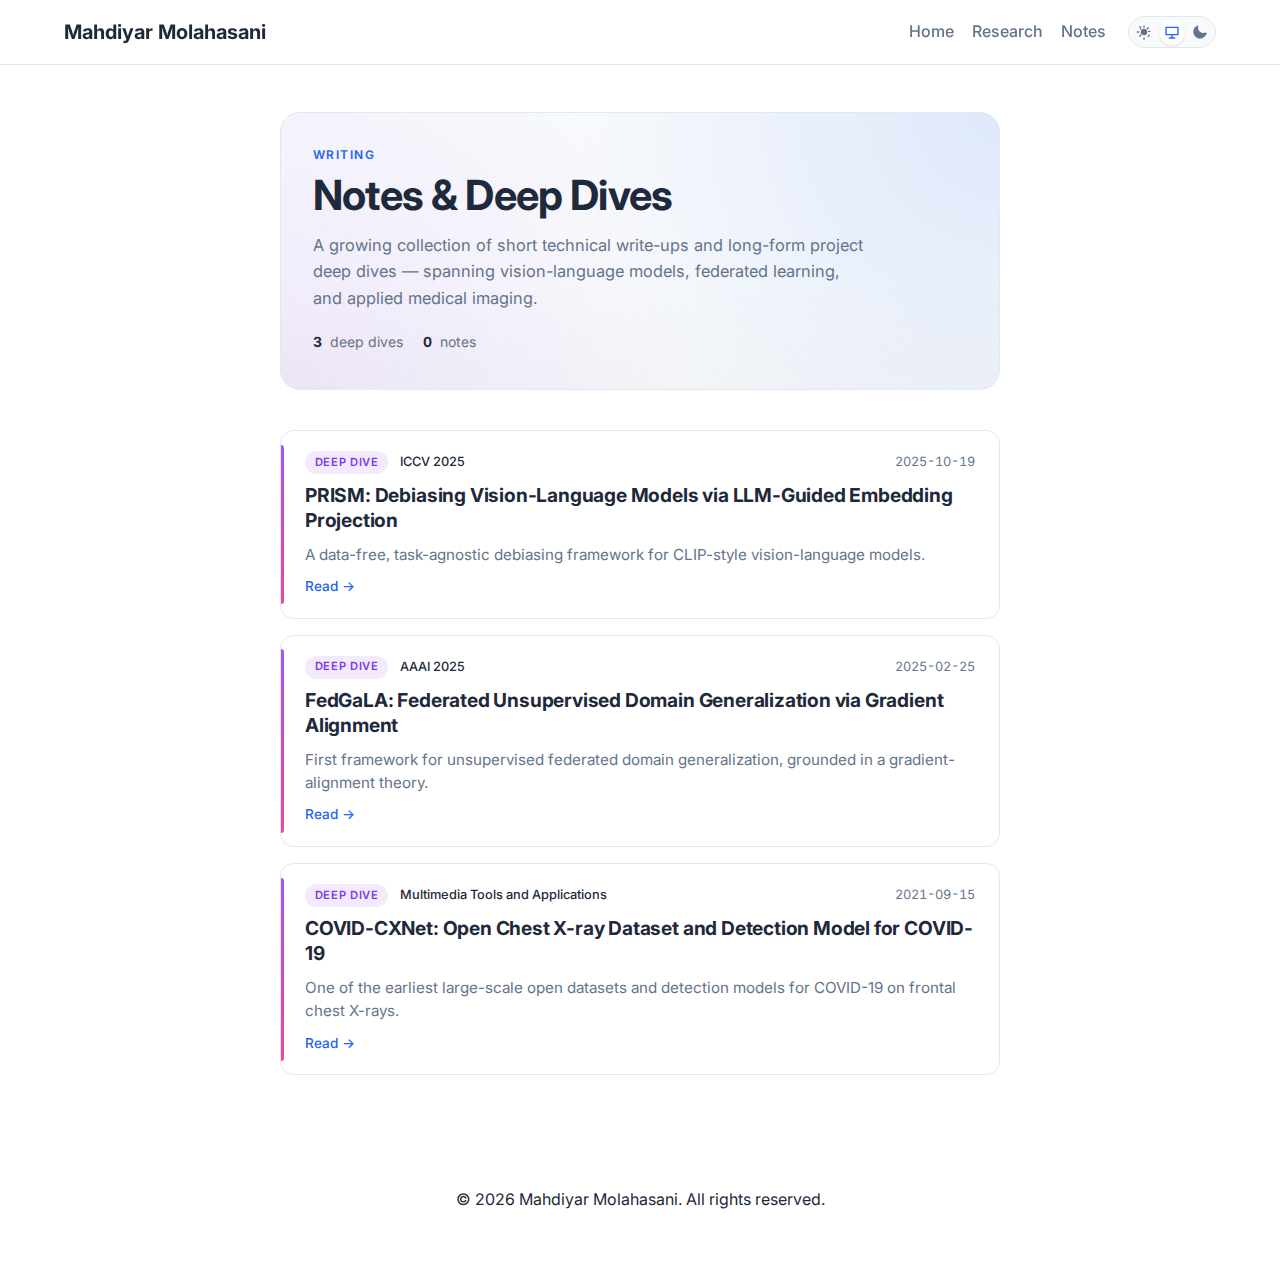
<file: posts/index.html>
<!doctype html>
<html lang="en">
<head>
  <meta charset="UTF-8" />
  <meta name="viewport" content="width=device-width, initial-scale=1.0" />
  <title>Notes — Mahdiyar Molahasani</title>
  <meta name="description" content="Short technical notes and long-form project deep dives from Mahdiyar Molahasani." />
  <link rel="canonical" href="https://mahdiyar.ai/posts/" />
  <link rel="alternate" type="application/rss+xml" title="Mahdiyar Molahasani feed" href="/feed.xml" />
  <link rel="icon" type="image/x-icon" href="/images/favicon.ico" />
  <link rel="manifest" href="/manifest.json" />
  <meta name="theme-color" content="#ffffff" media="(prefers-color-scheme: light)" />
  <meta name="theme-color" content="#1e1e1e" media="(prefers-color-scheme: dark)" />
  <link rel="preconnect" href="https://fonts.googleapis.com" />
  <link rel="preconnect" href="https://fonts.gstatic.com" crossorigin />
  <link href="https://fonts.googleapis.com/css2?family=Inter:wght@300;400;500;600;700&family=JetBrains+Mono:wght@400;500&display=optional" rel="stylesheet" />
  <script>
  (function () {
    try {
      var t = localStorage.getItem('theme');
      var resolved = (t === 'light' || t === 'dark')
        ? t
        : (window.matchMedia && window.matchMedia('(prefers-color-scheme: dark)').matches ? 'dark' : 'light');
      document.documentElement.setAttribute('data-theme', resolved);
    } catch (e) {}
  })();
</script>
  <link rel="stylesheet" type="text/css" href="/styles/modern.css?v=20260421-19" />
</head>
<body class="posts-index">
  <a href="#main" class="skip-link">Skip to content</a>
  <header class="header" role="banner">
    <div class="header-content">
      <a href="/" class="brand">Mahdiyar Molahasani</a>
      <nav role="navigation" aria-label="Main navigation">
        <a href="/">Home</a>
        <a href="/research">Research</a>
        <a href="/posts/" aria-current="page">Notes</a>
        <div class="theme-toggle-tri" id="theme-toggle" role="radiogroup" aria-label="Color theme">
        <button class="theme-segment" data-theme-value="light" type="button" role="radio" aria-checked="false" title="Light theme">
          <svg class="icon icon-sun" aria-hidden="true" focusable="false"><use href="/images/icons.svg#i-sun" /></svg>
          <span class="sr-only">Light</span>
        </button>
        <button class="theme-segment" data-theme-value="auto" type="button" role="radio" aria-checked="true" title="Match system theme">
          <svg class="icon icon-auto" aria-hidden="true" focusable="false"><use href="/images/icons.svg#i-auto" /></svg>
          <span class="sr-only">Auto</span>
        </button>
        <button class="theme-segment" data-theme-value="dark" type="button" role="radio" aria-checked="false" title="Dark theme">
          <svg class="icon icon-moon" aria-hidden="true" focusable="false"><use href="/images/icons.svg#i-moon" /></svg>
          <span class="sr-only">Dark</span>
        </button>
        <span class="sr-only" id="theme-toggle-label">Theme: auto. Use arrow keys to choose light, auto, or dark.</span>
      </div>
      </nav>
    </div>
  </header>
  <main id="main" class="post-main posts-index-main">
    <section class="posts-hero" aria-labelledby="notes-heading">
      <p class="posts-hero-eyebrow">Writing</p>
      <h1 id="notes-heading" class="posts-hero-title">Notes &amp; Deep Dives</h1>
      <p class="posts-hero-lede">
        A growing collection of short technical write-ups and long-form project deep dives —
        spanning vision-language models, federated learning, and applied medical imaging.
      </p>
      <div class="posts-hero-meta">
        <span class="posts-hero-stat"><strong>3</strong> deep dives</span>
        <span class="posts-hero-stat"><strong>0</strong> notes</span>
      </div>
    </section>
    <section aria-label="All entries">
      <ol class="post-list" reversed>
        <li class="post-list-item post-list-item--deep-dive">
          <a class="post-list-link" href="/posts/prism">
            <div class="post-list-meta">
              <span class="post-list-badge post-list-badge--deep-dive">Deep dive</span>
              <span class="post-list-venue">ICCV 2025</span>
              <time class="post-list-date" datetime="2025-10-19">2025-10-19</time>
            </div>
            <h2 class="post-list-title">PRISM: Debiasing Vision-Language Models via LLM-Guided Embedding Projection</h2>
            <p class="post-list-summary">A data-free, task-agnostic debiasing framework for CLIP-style vision-language models.</p>
            <span class="post-list-cta" aria-hidden="true">Read &rarr;</span>
          </a>
        </li>
        <li class="post-list-item post-list-item--deep-dive">
          <a class="post-list-link" href="/posts/fedgala">
            <div class="post-list-meta">
              <span class="post-list-badge post-list-badge--deep-dive">Deep dive</span>
              <span class="post-list-venue">AAAI 2025</span>
              <time class="post-list-date" datetime="2025-02-25">2025-02-25</time>
            </div>
            <h2 class="post-list-title">FedGaLA: Federated Unsupervised Domain Generalization via Gradient Alignment</h2>
            <p class="post-list-summary">First framework for unsupervised federated domain generalization, grounded in a gradient-alignment theory.</p>
            <span class="post-list-cta" aria-hidden="true">Read &rarr;</span>
          </a>
        </li>
        <li class="post-list-item post-list-item--deep-dive">
          <a class="post-list-link" href="/posts/covid-cxnet">
            <div class="post-list-meta">
              <span class="post-list-badge post-list-badge--deep-dive">Deep dive</span>
              <span class="post-list-venue">Multimedia Tools and Applications</span>
              <time class="post-list-date" datetime="2021-09-15">2021-09-15</time>
            </div>
            <h2 class="post-list-title">COVID-CXNet: Open Chest X-ray Dataset and Detection Model for COVID-19</h2>
            <p class="post-list-summary">One of the earliest large-scale open datasets and detection models for COVID-19 on frontal chest X-rays.</p>
            <span class="post-list-cta" aria-hidden="true">Read &rarr;</span>
          </a>
        </li>
      </ol>
    </section>
  </main>
  <footer class="site-footer" role="contentinfo">
    <p>&copy; 2026 Mahdiyar Molahasani. All rights reserved.</p>
  </footer>
  <script src="/js/modern.js?v=20260421-19" defer></script>
</body>
</html>
</file>
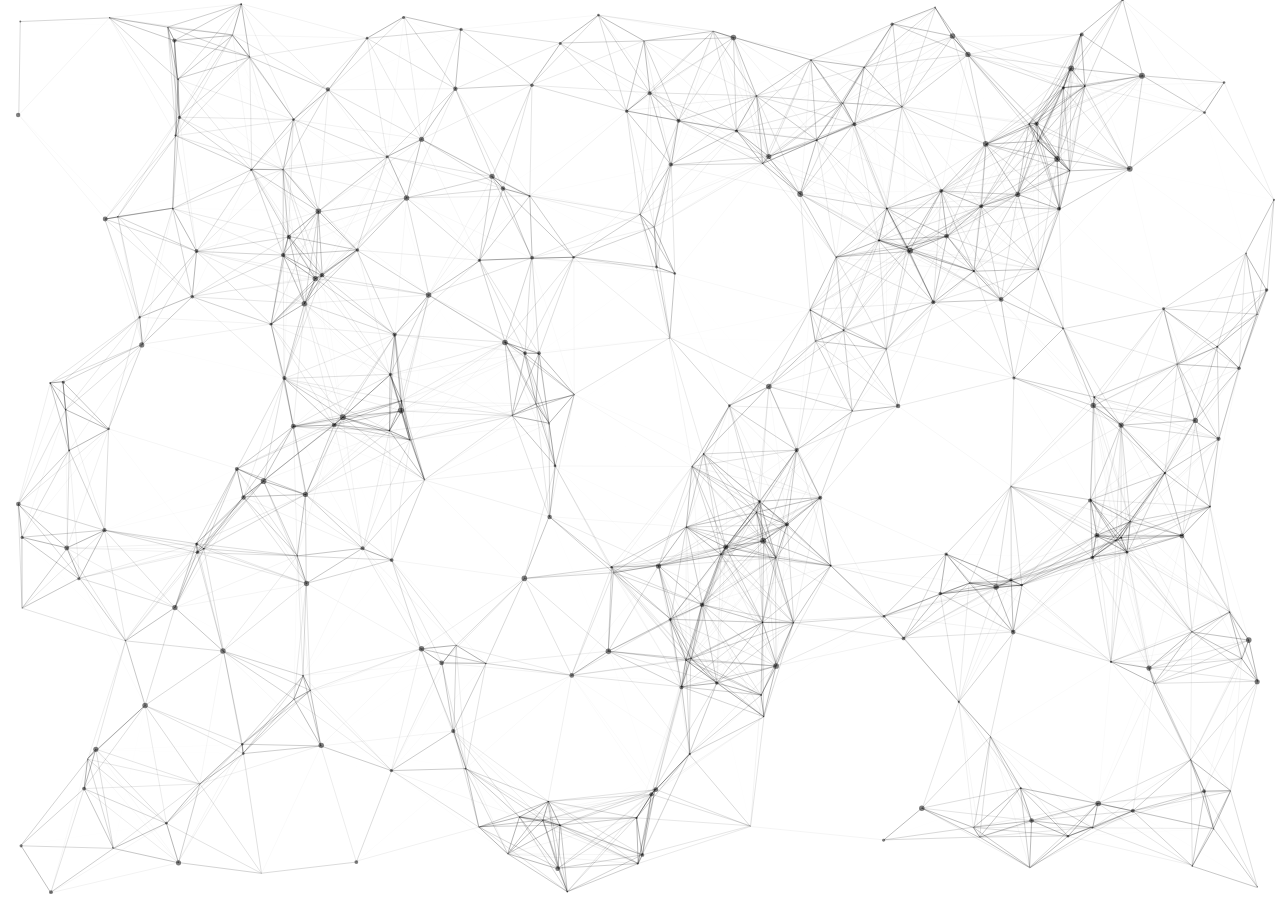
<file: back.html>
<!DOCTYPE html>
<html lang="en">
<head>
  <meta charset="utf-8">
  <title>particles.js</title>
  <meta name="description" content="particles.js is a lightweight JavaScript library for creating particles.">
  <meta name="author" content="Vincent Garreau" />
  <meta name="viewport" content="width=device-width, initial-scale=1.0, minimum-scale=1.0, maximum-scale=1.0, user-scalable=no">
  <link rel="stylesheet" media="screen" href="css/style.css">
</head>
<body>


<!-- particles.js container -->
<div id="particles-js"></div>

<!-- scripts -->
<script src="../particles.js"></script>
<script src="js/app.js"></script>



</body>
</html>
</file>
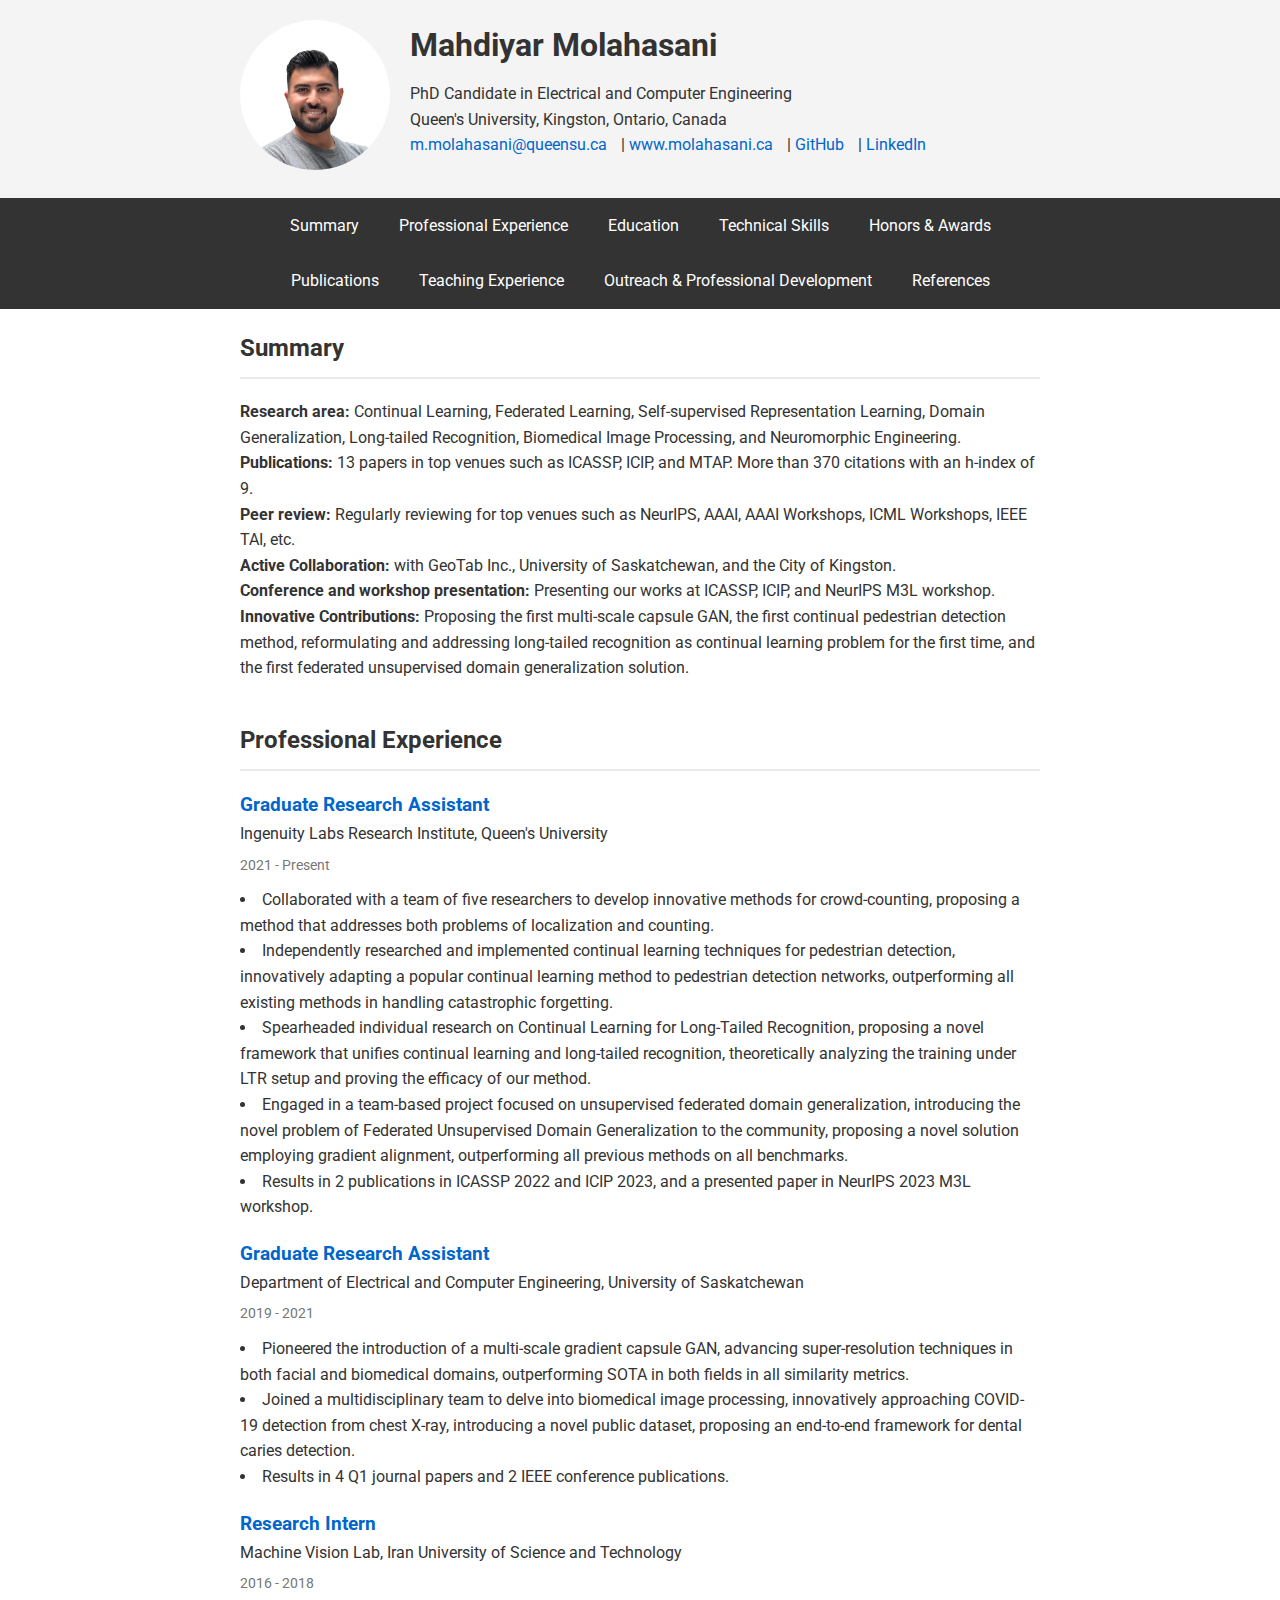
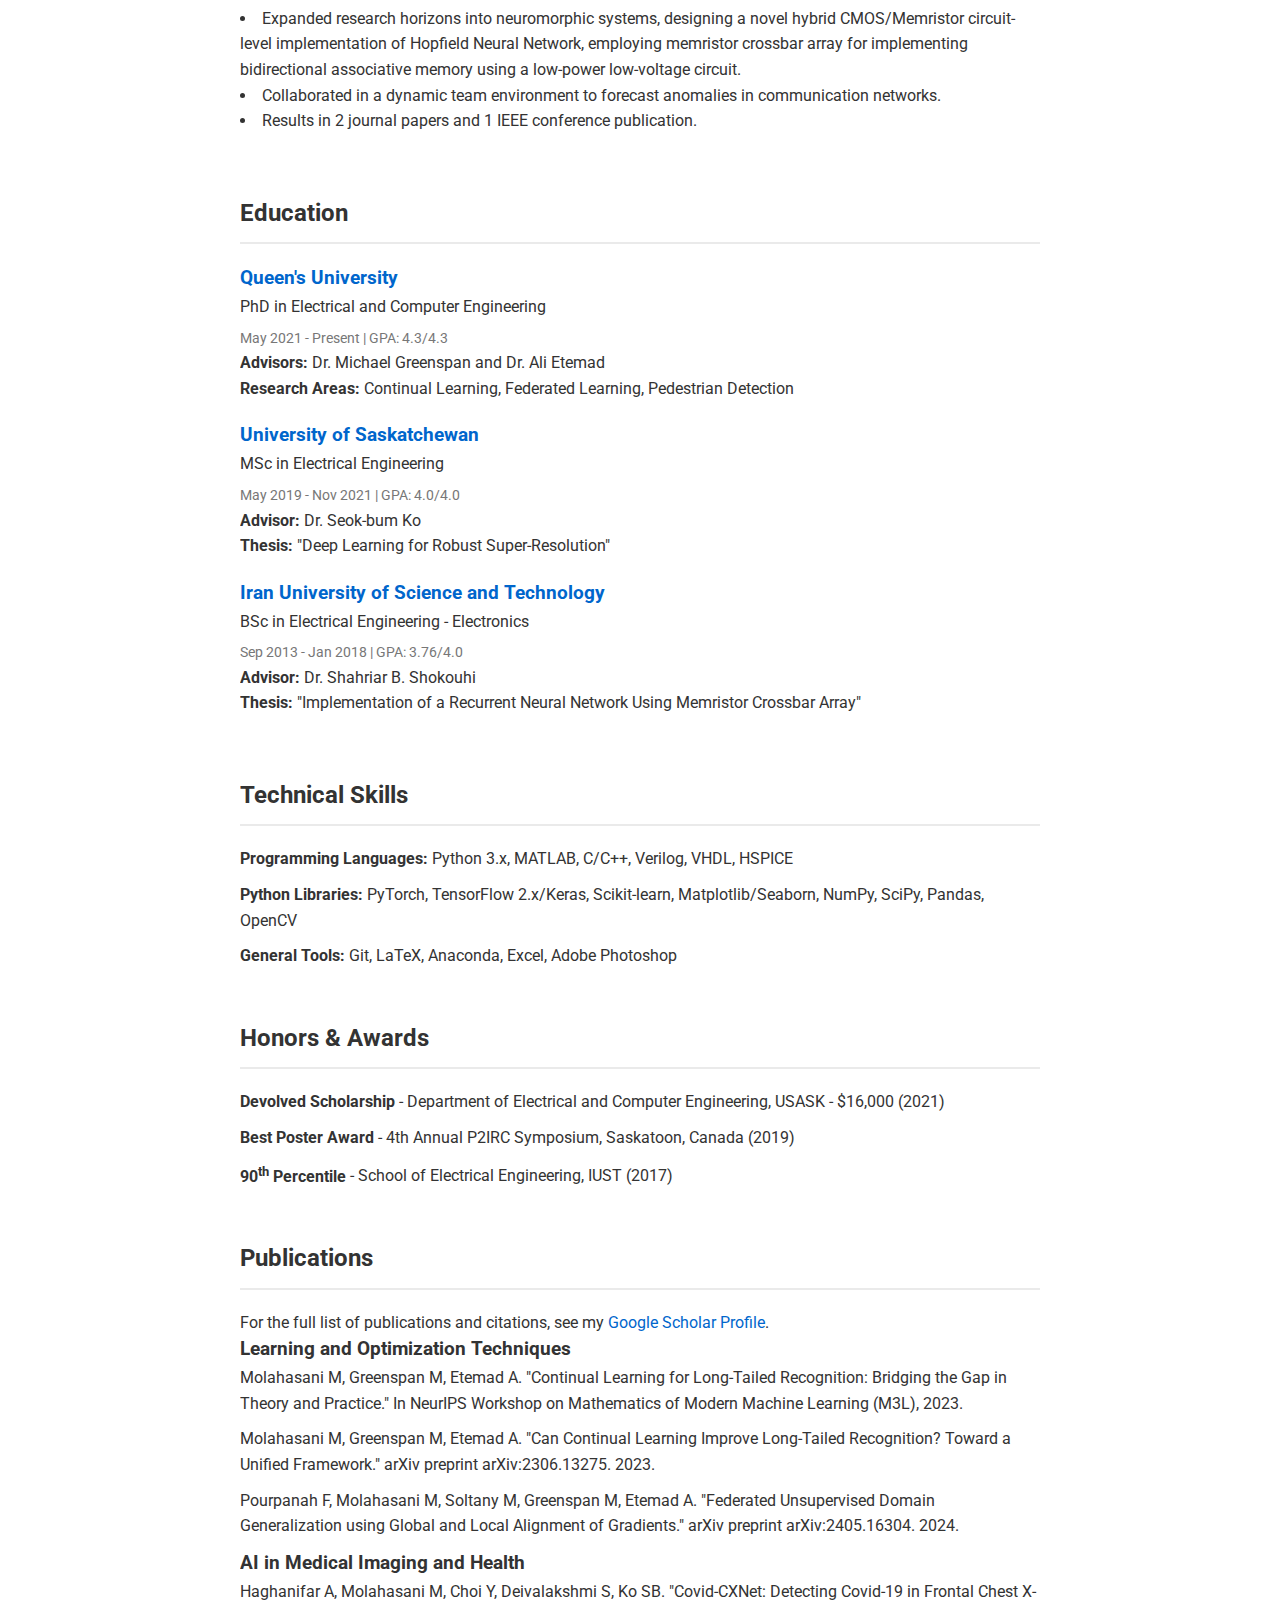
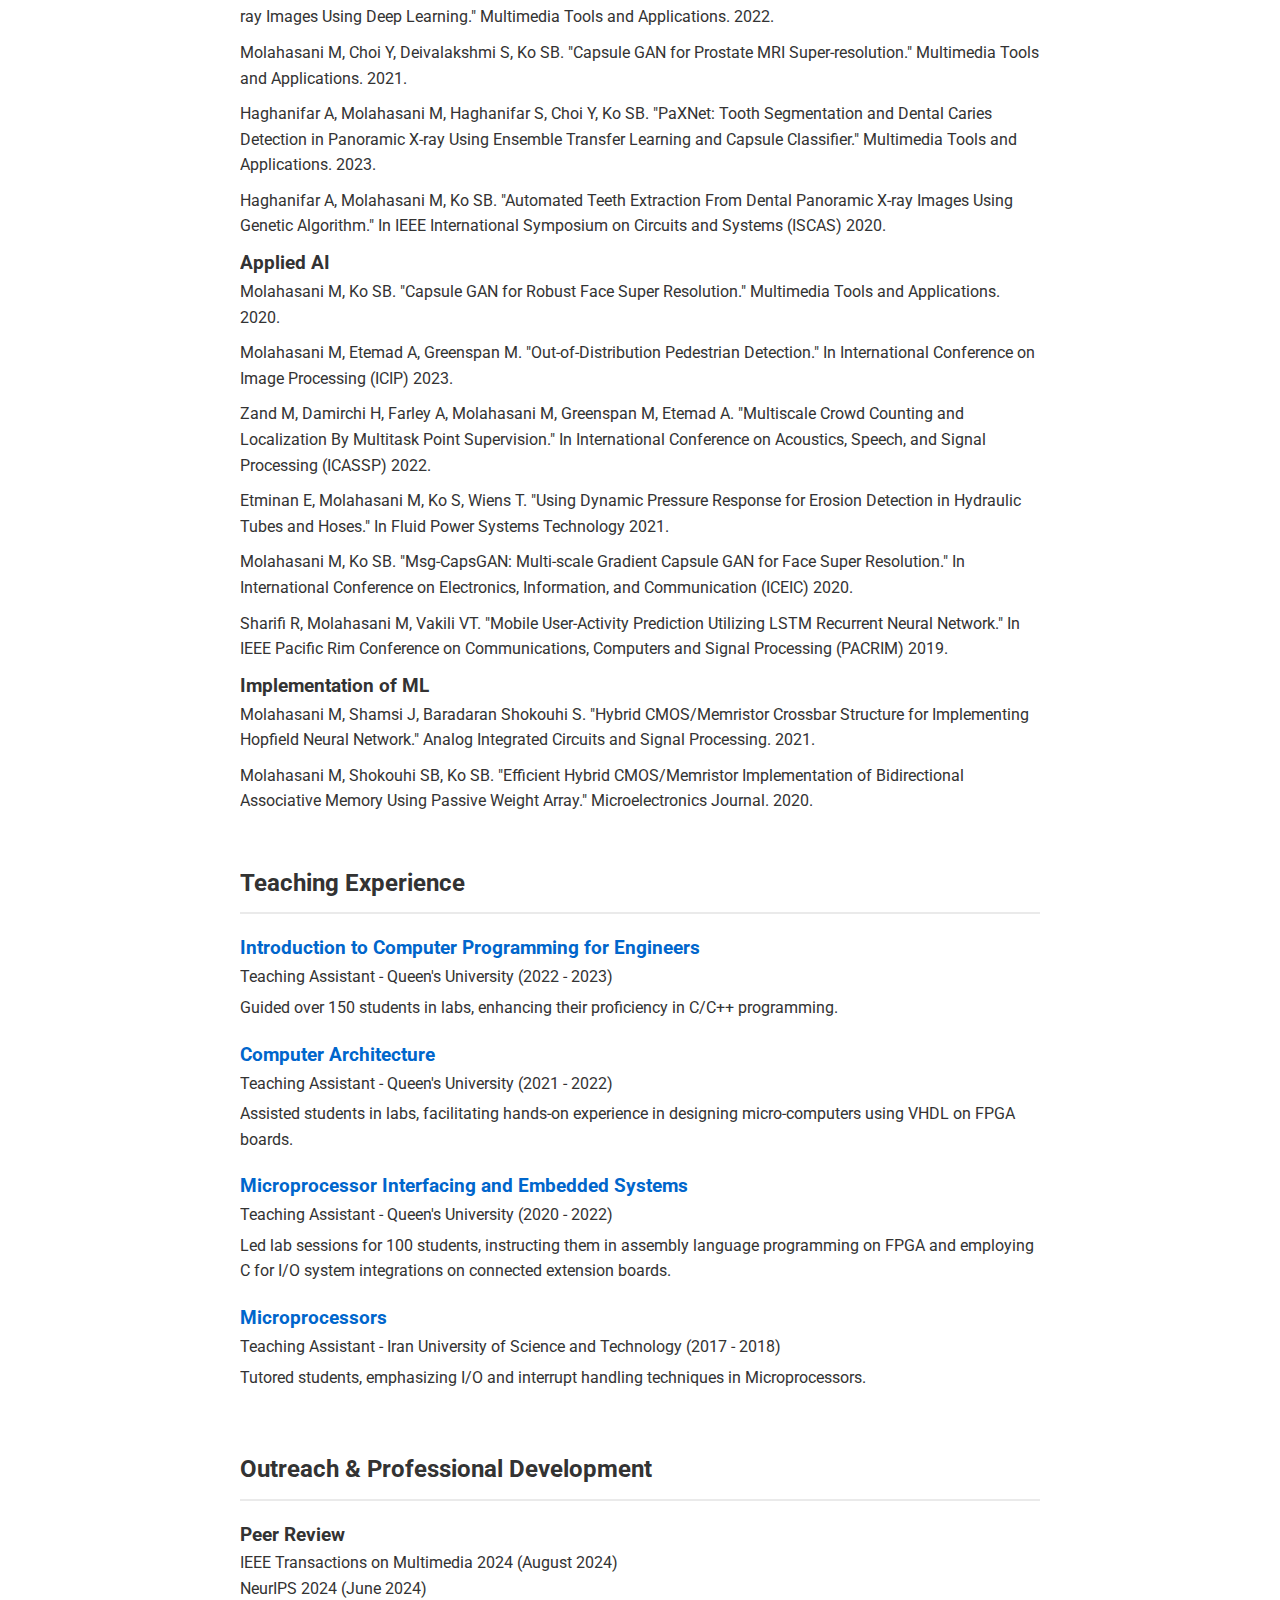
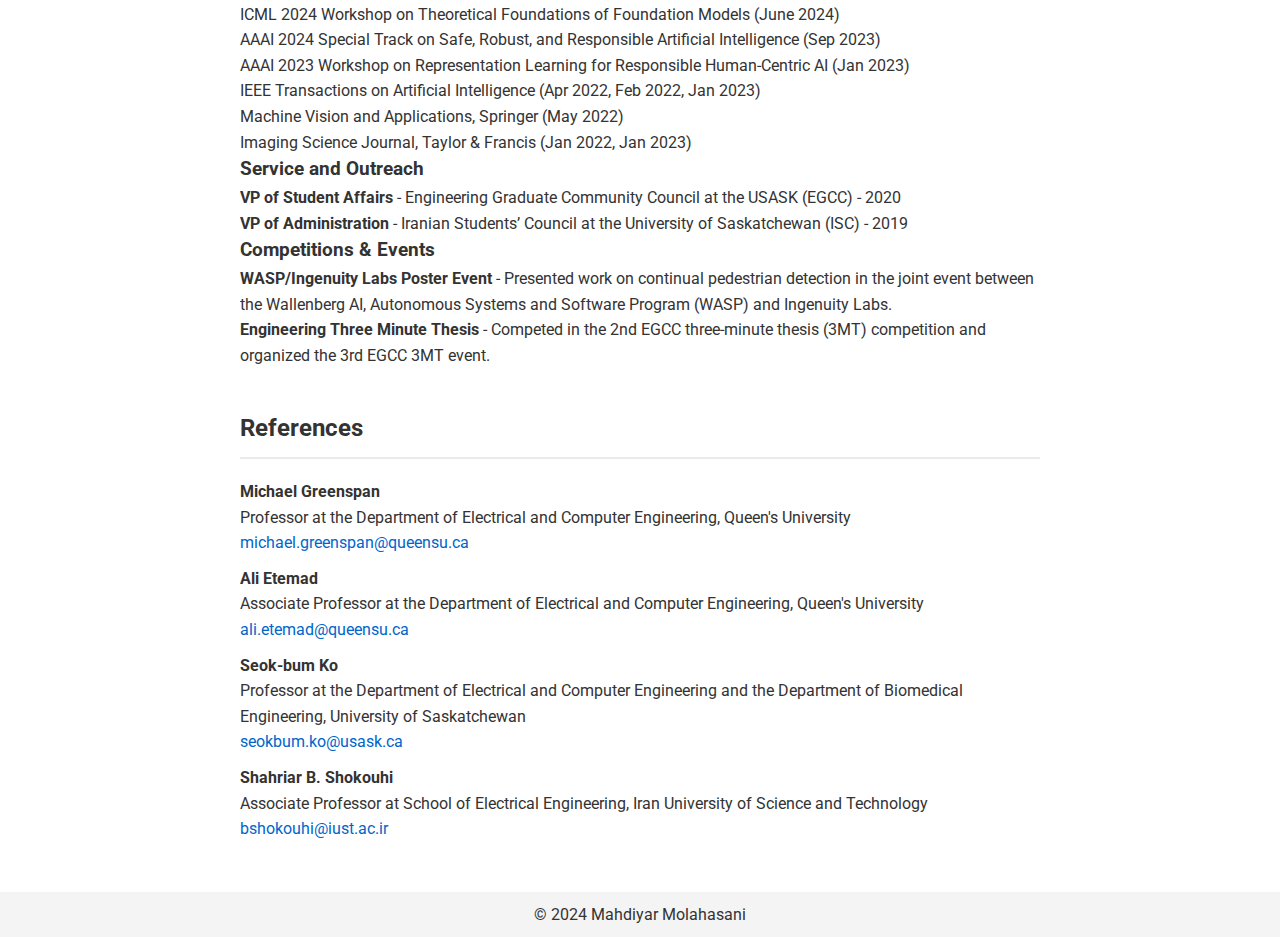
<file: cv.html>
<!DOCTYPE html>
<html lang="en">
<head>
    <meta charset="UTF-8">
    <title>Mahdiyar Molahasani - CV</title>
    <meta name="viewport" content="width=device-width, initial-scale=1.0">
    <!-- Link to CSS -->
    <link rel="stylesheet" href="styles/style.css">
    <!-- Google Fonts -->
    <link href="https://fonts.googleapis.com/css2?family=Roboto:wght@300;400;500;700&display=swap" rel="stylesheet">
    <!-- Favicon -->
    <link rel="icon" href="images/favicon.ico">
</head>
<body>

    <header>
        <div class="container">
            <div class="profile">
                <img src="images/me2.jpg" alt="Profile Picture">
            </div>
            <div class="intro">
                <h1>Mahdiyar Molahasani</h1>
                <p>PhD Candidate in Electrical and Computer Engineering</p>
                <p>Queen's University, Kingston, Ontario, Canada</p>
                <div class="contact">
                    <a href="mailto:m.molahasani@queensu.ca">m.molahasani@queensu.ca</a> |
                    <a href="https://mahdiyarmm.github.io/" target="_blank">www.molahasani.ca</a> |
                    <a href="https://github.com/MahdiyarMM" target="_blank">GitHub</a> |
                    <a href="https://www.linkedin.com/in/m-molahasani" target="_blank">LinkedIn</a>
                </div>
            </div>
        </div>
    </header>

    <nav>
        <div class="container">
            <ul>
                <li><a href="#summary">Summary</a></li>
                <li><a href="#experience">Professional Experience</a></li>
                <li><a href="#education">Education</a></li>
                <li><a href="#skills">Technical Skills</a></li>
                <li><a href="#awards">Honors & Awards</a></li>
                <li><a href="#publications">Publications</a></li>
                <li><a href="#teaching">Teaching Experience</a></li>
                <li><a href="#outreach">Outreach & Professional Development</a></li>
                <li><a href="#references">References</a></li>
            </ul>
        </div>
    </nav>

    <main>

        <!-- Summary Section -->
        <section id="summary">
            <div class="container">
                <h2>Summary</h2>
                <ul>
                    <li><strong>Research area:</strong> Continual Learning, Federated Learning, Self-supervised Representation Learning, Domain Generalization, Long-tailed Recognition, Biomedical Image Processing, and Neuromorphic Engineering.</li>
                    <li><strong>Publications:</strong> 13 papers in top venues such as ICASSP, ICIP, and MTAP. More than 370 citations with an h-index of 9.</li>
                    <li><strong>Peer review:</strong> Regularly reviewing for top venues such as NeurIPS, AAAI, AAAI Workshops, ICML Workshops, IEEE TAI, etc.</li>
                    <li><strong>Active Collaboration:</strong> with GeoTab Inc., University of Saskatchewan, and the City of Kingston.</li>
                    <li><strong>Conference and workshop presentation:</strong> Presenting our works at ICASSP, ICIP, and NeurIPS M3L workshop.</li>
                    <li><strong>Innovative Contributions:</strong> Proposing the first multi-scale capsule GAN, the first continual pedestrian detection method, reformulating and addressing long-tailed recognition as continual learning problem for the first time, and the first federated unsupervised domain generalization solution.</li>
                </ul>
            </div>
        </section>

        <!-- Professional Experience Section -->
        <section id="experience">
            <div class="container">
                <h2>Professional Experience</h2>

                <div class="experience-item">
                    <h3>Graduate Research Assistant</h3>
                    <h4>Ingenuity Labs Research Institute, Queen's University</h4>
                    <span>2021 - Present</span>
                    <ul>
                        <li>Collaborated with a team of five researchers to develop innovative methods for crowd-counting, proposing a method that addresses both problems of localization and counting.</li>
                        <li>Independently researched and implemented continual learning techniques for pedestrian detection, innovatively adapting a popular continual learning method to pedestrian detection networks, outperforming all existing methods in handling catastrophic forgetting.</li>
                        <li>Spearheaded individual research on Continual Learning for Long-Tailed Recognition, proposing a novel framework that unifies continual learning and long-tailed recognition, theoretically analyzing the training under LTR setup and proving the efficacy of our method.</li>
                        <li>Engaged in a team-based project focused on unsupervised federated domain generalization, introducing the novel problem of Federated Unsupervised Domain Generalization to the community, proposing a novel solution employing gradient alignment, outperforming all previous methods on all benchmarks.</li>
                        <li>Results in 2 publications in ICASSP 2022 and ICIP 2023, and a presented paper in NeurIPS 2023 M3L workshop.</li>
                    </ul>
                </div>

                <div class="experience-item">
                    <h3>Graduate Research Assistant</h3>
                    <h4>Department of Electrical and Computer Engineering, University of Saskatchewan</h4>
                    <span>2019 - 2021</span>
                    <ul>
                        <li>Pioneered the introduction of a multi-scale gradient capsule GAN, advancing super-resolution techniques in both facial and biomedical domains, outperforming SOTA in both fields in all similarity metrics.</li>
                        <li>Joined a multidisciplinary team to delve into biomedical image processing, innovatively approaching COVID-19 detection from chest X-ray, introducing a novel public dataset, proposing an end-to-end framework for dental caries detection.</li>
                        <li>Results in 4 Q1 journal papers and 2 IEEE conference publications.</li>
                    </ul>
                </div>

                <div class="experience-item">
                    <h3>Research Intern</h3>
                    <h4>Machine Vision Lab, Iran University of Science and Technology</h4>
                    <span>2016 - 2018</span>
                    <ul>
                        <li>Expanded research horizons into neuromorphic systems, designing a novel hybrid CMOS/Memristor circuit-level implementation of Hopfield Neural Network, employing memristor crossbar array for implementing bidirectional associative memory using a low-power low-voltage circuit.</li>
                        <li>Collaborated in a dynamic team environment to forecast anomalies in communication networks.</li>
                        <li>Results in 2 journal papers and 1 IEEE conference publication.</li>
                    </ul>
                </div>
            </div>
        </section>

        <!-- Education Section -->
        <section id="education">
            <div class="container">
                <h2>Education</h2>

                <div class="education-item">
                    <h3>Queen's University</h3>
                    <h4>PhD in Electrical and Computer Engineering</h4>
                    <span>May 2021 - Present | GPA: 4.3/4.3</span>
                    <p><strong>Advisors:</strong> Dr. Michael Greenspan and Dr. Ali Etemad</p>
                    <p><strong>Research Areas:</strong> Continual Learning, Federated Learning, Pedestrian Detection</p>
                </div>

                <div class="education-item">
                    <h3>University of Saskatchewan</h3>
                    <h4>MSc in Electrical Engineering</h4>
                    <span>May 2019 - Nov 2021 | GPA: 4.0/4.0</span>
                    <p><strong>Advisor:</strong> Dr. Seok-bum Ko</p>
                    <p><strong>Thesis:</strong> "Deep Learning for Robust Super-Resolution"</p>
                </div>

                <div class="education-item">
                    <h3>Iran University of Science and Technology</h3>
                    <h4>BSc in Electrical Engineering - Electronics</h4>
                    <span>Sep 2013 - Jan 2018 | GPA: 3.76/4.0</span>
                    <p><strong>Advisor:</strong> Dr. Shahriar B. Shokouhi</p>
                    <p><strong>Thesis:</strong> "Implementation of a Recurrent Neural Network Using Memristor Crossbar Array"</p>
                </div>
            </div>
        </section>

        <!-- Technical Skills Section -->
        <section id="skills">
            <div class="container">
                <h2>Technical Skills</h2>
                <ul class="skills-list">
                    <li><strong>Programming Languages:</strong> Python 3.x, MATLAB, C/C++, Verilog, VHDL, HSPICE</li>
                    <li><strong>Python Libraries:</strong> PyTorch, TensorFlow 2.x/Keras, Scikit-learn, Matplotlib/Seaborn, NumPy, SciPy, Pandas, OpenCV</li>
                    <li><strong>General Tools:</strong> Git, LaTeX, Anaconda, Excel, Adobe Photoshop</li>
                </ul>
            </div>
        </section>

        <!-- Honors & Awards Section -->
        <section id="awards">
            <div class="container">
                <h2>Honors & Awards</h2>
                <ul class="awards-list">
                    <li><strong>Devolved Scholarship</strong> - Department of Electrical and Computer Engineering, USASK - $16,000 (2021)</li>
                    <li><strong>Best Poster Award</strong> - 4th Annual P2IRC Symposium, Saskatoon, Canada (2019)</li>
                    <li><strong>90<sup>th</sup> Percentile</strong> - School of Electrical Engineering, IUST (2017)</li>
                </ul>
            </div>
        </section>

        <!-- Publications Section -->
        <section id="publications">
            <div class="container">
                <h2>Publications</h2>
                <p>For the full list of publications and citations, see my <a href="https://scholar.google.com/citations?user=cXDt3NQAAAAJ&hl=en" target="_blank">Google Scholar Profile</a>.</p>

                <h3>Learning and Optimization Techniques</h3>
                <ul class="publications-list">
                    <li>Molahasani M, Greenspan M, Etemad A. "Continual Learning for Long-Tailed Recognition: Bridging the Gap in Theory and Practice." In NeurIPS Workshop on Mathematics of Modern Machine Learning (M3L), 2023.</li>
                    <li>Molahasani M, Greenspan M, Etemad A. "Can Continual Learning Improve Long-Tailed Recognition? Toward a Unified Framework." arXiv preprint arXiv:2306.13275. 2023.</li>
                    <li>Pourpanah F, Molahasani M, Soltany M, Greenspan M, Etemad A. "Federated Unsupervised Domain Generalization using Global and Local Alignment of Gradients." arXiv preprint arXiv:2405.16304. 2024.</li>
                </ul>

                <h3>AI in Medical Imaging and Health</h3>
                <ul class="publications-list">
                    <li>Haghanifar A, Molahasani M, Choi Y, Deivalakshmi S, Ko SB. "Covid-CXNet: Detecting Covid-19 in Frontal Chest X-ray Images Using Deep Learning." Multimedia Tools and Applications. 2022.</li>
                    <li>Molahasani M, Choi Y, Deivalakshmi S, Ko SB. "Capsule GAN for Prostate MRI Super-resolution." Multimedia Tools and Applications. 2021.</li>
                    <li>Haghanifar A, Molahasani M, Haghanifar S, Choi Y, Ko SB. "PaXNet: Tooth Segmentation and Dental Caries Detection in Panoramic X-ray Using Ensemble Transfer Learning and Capsule Classifier." Multimedia Tools and Applications. 2023.</li>
                    <li>Haghanifar A, Molahasani M, Ko SB. "Automated Teeth Extraction From Dental Panoramic X-ray Images Using Genetic Algorithm." In IEEE International Symposium on Circuits and Systems (ISCAS) 2020.</li>
                </ul>

                <h3>Applied AI</h3>
                <ul class="publications-list">
                    <li>Molahasani M, Ko SB. "Capsule GAN for Robust Face Super Resolution." Multimedia Tools and Applications. 2020.</li>
                    <li>Molahasani M, Etemad A, Greenspan M. "Out-of-Distribution Pedestrian Detection." In International Conference on Image Processing (ICIP) 2023.</li>
                    <li>Zand M, Damirchi H, Farley A, Molahasani M, Greenspan M, Etemad A. "Multiscale Crowd Counting and Localization By Multitask Point Supervision." In International Conference on Acoustics, Speech, and Signal Processing (ICASSP) 2022.</li>
                    <li>Etminan E, Molahasani M, Ko S, Wiens T. "Using Dynamic Pressure Response for Erosion Detection in Hydraulic Tubes and Hoses." In Fluid Power Systems Technology 2021.</li>
                    <li>Molahasani M, Ko SB. "Msg-CapsGAN: Multi-scale Gradient Capsule GAN for Face Super Resolution." In International Conference on Electronics, Information, and Communication (ICEIC) 2020.</li>
                    <li>Sharifi R, Molahasani M, Vakili VT. "Mobile User-Activity Prediction Utilizing LSTM Recurrent Neural Network." In IEEE Pacific Rim Conference on Communications, Computers and Signal Processing (PACRIM) 2019.</li>
                </ul>

                <h3>Implementation of ML</h3>
                <ul class="publications-list">
                    <li>Molahasani M, Shamsi J, Baradaran Shokouhi S. "Hybrid CMOS/Memristor Crossbar Structure for Implementing Hopfield Neural Network." Analog Integrated Circuits and Signal Processing. 2021.</li>
                    <li>Molahasani M, Shokouhi SB, Ko SB. "Efficient Hybrid CMOS/Memristor Implementation of Bidirectional Associative Memory Using Passive Weight Array." Microelectronics Journal. 2020.</li>
                </ul>
            </div>
        </section>

        <!-- Teaching Experience Section -->
        <section id="teaching">
            <div class="container">
                <h2>Teaching Experience</h2>
                <div class="teaching-item">
                    <h3>Introduction to Computer Programming for Engineers</h3>
                    <h4>Teaching Assistant - Queen's University (2022 - 2023)</h4>
                    <p>Guided over 150 students in labs, enhancing their proficiency in C/C++ programming.</p>
                </div>
                <div class="teaching-item">
                    <h3>Computer Architecture</h3>
                    <h4>Teaching Assistant - Queen's University (2021 - 2022)</h4>
                    <p>Assisted students in labs, facilitating hands-on experience in designing micro-computers using VHDL on FPGA boards.</p>
                </div>
                <div class="teaching-item">
                    <h3>Microprocessor Interfacing and Embedded Systems</h3>
                    <h4>Teaching Assistant - Queen's University (2020 - 2022)</h4>
                    <p>Led lab sessions for 100 students, instructing them in assembly language programming on FPGA and employing C for I/O system integrations on connected extension boards.</p>
                </div>
                <div class="teaching-item">
                    <h3>Microprocessors</h3>
                    <h4>Teaching Assistant - Iran University of Science and Technology (2017 - 2018)</h4>
                    <p>Tutored students, emphasizing I/O and interrupt handling techniques in Microprocessors.</p>
                </div>
            </div>
        </section>

        <!-- Outreach & Professional Development Section -->
        <section id="outreach">
            <div class="container">
                <h2>Outreach & Professional Development</h2>

                <h3>Peer Review</h3>
                <ul>
                    <li>IEEE Transactions on Multimedia 2024 (August 2024)</li>
                    <li>NeurIPS 2024 (June 2024)</li>
                    <li>ICML 2024 Workshop on Theoretical Foundations of Foundation Models (June 2024)</li>
                    <li>AAAI 2024 Special Track on Safe, Robust, and Responsible Artificial Intelligence (Sep 2023)</li>
                    <li>AAAI 2023 Workshop on Representation Learning for Responsible Human-Centric AI (Jan 2023)</li>
                    <li>IEEE Transactions on Artificial Intelligence (Apr 2022, Feb 2022, Jan 2023)</li>
                    <li>Machine Vision and Applications, Springer (May 2022)</li>
                    <li>Imaging Science Journal, Taylor & Francis (Jan 2022, Jan 2023)</li>
                </ul>

                <h3>Service and Outreach</h3>
                <ul>
                    <li><strong>VP of Student Affairs</strong> - Engineering Graduate Community Council at the USASK (EGCC) - 2020</li>
                    <li><strong>VP of Administration</strong> - Iranian Students’ Council at the University of Saskatchewan (ISC) - 2019</li>
                </ul>

                <h3>Competitions & Events</h3>
                <ul>
                    <li><strong>WASP/Ingenuity Labs Poster Event</strong> - Presented work on continual pedestrian detection in the joint event between the Wallenberg AI, Autonomous Systems and Software Program (WASP) and Ingenuity Labs.</li>
                    <li><strong>Engineering Three Minute Thesis</strong> - Competed in the 2nd EGCC three-minute thesis (3MT) competition and organized the 3rd EGCC 3MT event.</li>
                </ul>
            </div>
        </section>

        <!-- References Section -->
        <section id="references">
            <div class="container">
                <h2>References</h2>
                <ul class="references-list">
                    <li><strong>Michael Greenspan</strong><br>
                        Professor at the Department of Electrical and Computer Engineering, Queen's University<br>
                        <a href="mailto:michael.greenspan@queensu.ca">michael.greenspan@queensu.ca</a>
                    </li>
                    <li><strong>Ali Etemad</strong><br>
                        Associate Professor at the Department of Electrical and Computer Engineering, Queen's University<br>
                        <a href="mailto:ali.etemad@queensu.ca">ali.etemad@queensu.ca</a>
                    </li>
                    <li><strong>Seok-bum Ko</strong><br>
                        Professor at the Department of Electrical and Computer Engineering and the Department of Biomedical Engineering, University of Saskatchewan<br>
                        <a href="mailto:seokbum.ko@usask.ca">seokbum.ko@usask.ca</a>
                    </li>
                    <li><strong>Shahriar B. Shokouhi</strong><br>
                        Associate Professor at School of Electrical Engineering, Iran University of Science and Technology<br>
                        <a href="mailto:bshokouhi@iust.ac.ir">bshokouhi@iust.ac.ir</a>
                    </li>
                </ul>
            </div>
        </section>

    </main>

    <footer>
        <div class="container">
            <p>&copy; 2024 Mahdiyar Molahasani</p>
        </div>
    </footer>

    <!-- Link to JavaScript -->
    <script src="scripts/script.js"></script>

</body>
</html>
</file>
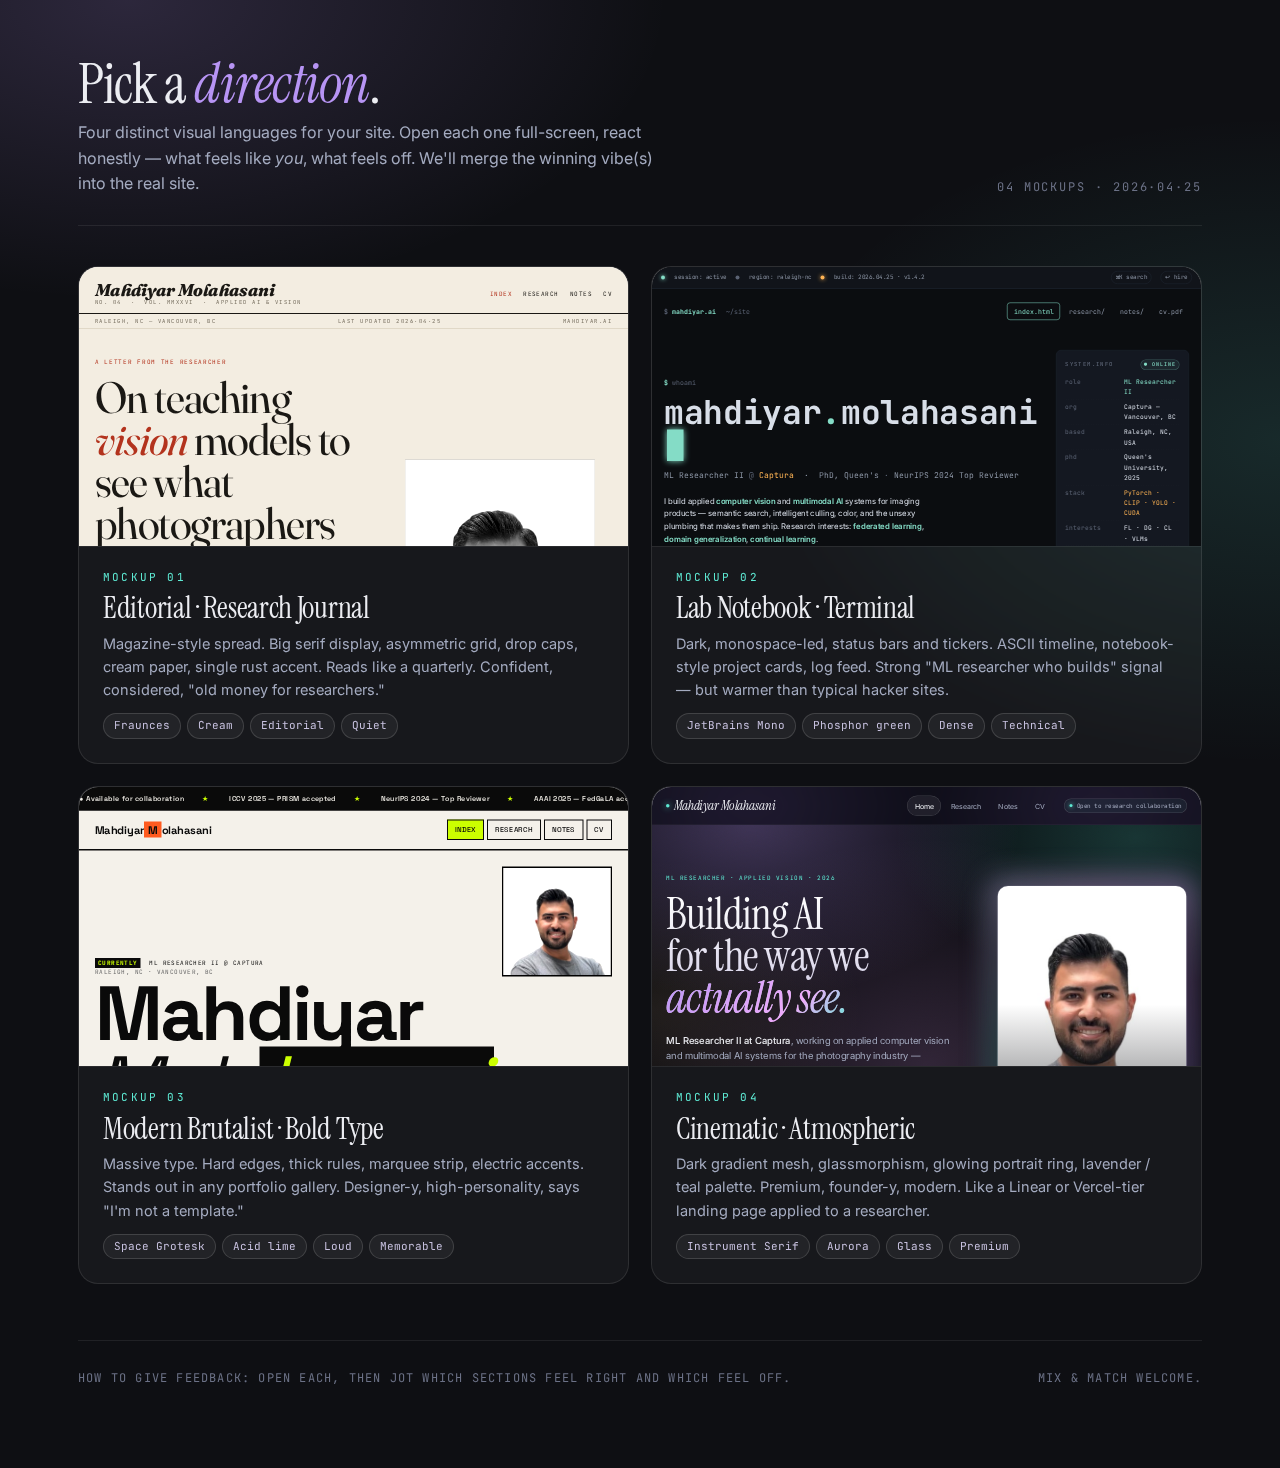
<file: mockups/00-index.html>
<!doctype html>
<html lang="en">
  <head>
    <meta charset="UTF-8" />
    <meta name="viewport" content="width=device-width, initial-scale=1.0" />
    <title>Mockups — Pick a direction</title>
    <link rel="preconnect" href="https://fonts.googleapis.com" />
    <link rel="preconnect" href="https://fonts.gstatic.com" crossorigin />
    <link
      href="https://fonts.googleapis.com/css2?family=Inter:wght@400;500;600;700&family=Instrument+Serif:ital@0;1&family=JetBrains+Mono:wght@400;500&display=swap"
      rel="stylesheet"
    />
    <style>
      * {
        box-sizing: border-box;
      }
      html,
      body {
        margin: 0;
        padding: 0;
      }
      body {
        font-family: "Inter", sans-serif;
        background: #0e0f13;
        color: #ecedf2;
        font-size: 16px;
        line-height: 1.6;
        min-height: 100vh;
        background-image:
          radial-gradient(900px 500px at 10% 0%, rgba(183, 148, 244, 0.18), transparent 60%),
          radial-gradient(800px 500px at 100% 30%, rgba(94, 234, 212, 0.12), transparent 65%);
      }
      a {
        color: inherit;
        text-decoration: none;
      }
      .wrap {
        max-width: 1180px;
        margin: 0 auto;
        padding: 56px 28px 80px;
      }
      header {
        display: flex;
        align-items: end;
        justify-content: space-between;
        gap: 24px;
        flex-wrap: wrap;
        padding-bottom: 28px;
        border-bottom: 1px solid rgba(255, 255, 255, 0.08);
      }
      header h1 {
        font-family: "Instrument Serif", serif;
        font-weight: 400;
        font-size: 56px;
        line-height: 1;
        letter-spacing: -0.02em;
        margin: 0 0 8px;
      }
      header h1 em {
        font-style: italic;
        color: #b794f4;
      }
      header p {
        color: #a4abc0;
        max-width: 60ch;
        margin: 0;
      }
      header .meta {
        font-family: "JetBrains Mono", monospace;
        font-size: 12px;
        color: #6b7186;
        letter-spacing: 0.16em;
        text-transform: uppercase;
      }

      .grid {
        margin-top: 40px;
        display: grid;
        grid-template-columns: repeat(2, 1fr);
        gap: 22px;
      }
      .card {
        position: relative;
        border-radius: 20px;
        overflow: hidden;
        background: rgba(255, 255, 255, 0.04);
        border: 1px solid rgba(255, 255, 255, 0.1);
        backdrop-filter: blur(8px);
        transition:
          transform 0.3s,
          border-color 0.3s,
          box-shadow 0.3s;
        display: flex;
        flex-direction: column;
        min-height: 480px;
      }
      .card:hover {
        transform: translateY(-4px);
        border-color: rgba(255, 255, 255, 0.22);
        box-shadow: 0 30px 80px -30px rgba(183, 148, 244, 0.4);
      }
      .preview {
        height: 280px;
        position: relative;
        overflow: hidden;
        border-bottom: 1px solid rgba(255, 255, 255, 0.08);
      }
      .preview iframe {
        width: 200%;
        height: 200%;
        border: 0;
        transform: scale(0.5);
        transform-origin: top left;
        pointer-events: none;
        background: #fff;
      }
      .body {
        padding: 22px 24px 24px;
      }
      .num {
        font-family: "JetBrains Mono", monospace;
        font-size: 11px;
        color: #5eead4;
        letter-spacing: 0.2em;
        text-transform: uppercase;
        margin-bottom: 6px;
      }
      .body h3 {
        font-family: "Instrument Serif", serif;
        font-weight: 400;
        font-size: 30px;
        line-height: 1.05;
        letter-spacing: -0.01em;
        margin: 0 0 8px;
      }
      .body p {
        color: #a4abc0;
        font-size: 14.5px;
        margin: 0 0 12px;
      }
      .tags {
        display: flex;
        gap: 6px;
        flex-wrap: wrap;
      }
      .tag {
        font-family: "JetBrains Mono", monospace;
        font-size: 11px;
        padding: 3px 10px;
        border-radius: 999px;
        background: rgba(255, 255, 255, 0.05);
        border: 1px solid rgba(255, 255, 255, 0.14);
        color: #c8c2e0;
      }
      .open {
        position: absolute;
        top: 16px;
        right: 16px;
        padding: 6px 12px;
        border-radius: 999px;
        background: rgba(0, 0, 0, 0.55);
        border: 1px solid rgba(255, 255, 255, 0.22);
        font-family: "JetBrains Mono", monospace;
        font-size: 11px;
        letter-spacing: 0.15em;
        text-transform: uppercase;
      }

      footer {
        margin-top: 56px;
        padding-top: 28px;
        border-top: 1px solid rgba(255, 255, 255, 0.08);
        font-family: "JetBrains Mono", monospace;
        font-size: 12px;
        color: #6b7186;
        letter-spacing: 0.1em;
        text-transform: uppercase;
        display: flex;
        justify-content: space-between;
        gap: 16px;
        flex-wrap: wrap;
      }
      @media (max-width: 760px) {
        .grid {
          grid-template-columns: 1fr;
        }
        .preview {
          height: 220px;
        }
      }
    </style>
  </head>
  <body>
    <div class="wrap">
      <header>
        <div>
          <h1>Pick a <em>direction</em>.</h1>
          <p>
            Four distinct visual languages for your site. Open each one full-screen, react honestly — what feels like
            <em>you</em>, what feels off. We'll merge the winning vibe(s) into the real site.
          </p>
        </div>
        <div class="meta">04 mockups · 2026·04·25</div>
      </header>

      <div class="grid">
        <a class="card" href="01-editorial.html" target="_blank" rel="noopener">
          <span class="open">Open ↗</span>
          <div class="preview"><iframe src="01-editorial.html" loading="lazy" title="Editorial mockup"></iframe></div>
          <div class="body">
            <div class="num">Mockup 01</div>
            <h3>Editorial · Research Journal</h3>
            <p>
              Magazine-style spread. Big serif display, asymmetric grid, drop caps, cream paper, single rust accent.
              Reads like a quarterly. Confident, considered, "old money for researchers."
            </p>
            <div class="tags">
              <span class="tag">Fraunces</span><span class="tag">Cream</span><span class="tag">Editorial</span
              ><span class="tag">Quiet</span>
            </div>
          </div>
        </a>

        <a class="card" href="02-terminal.html" target="_blank" rel="noopener">
          <span class="open">Open ↗</span>
          <div class="preview"><iframe src="02-terminal.html" loading="lazy" title="Terminal mockup"></iframe></div>
          <div class="body">
            <div class="num">Mockup 02</div>
            <h3>Lab Notebook · Terminal</h3>
            <p>
              Dark, monospace-led, status bars and tickers. ASCII timeline, notebook-style project cards, log feed.
              Strong "ML researcher who builds" signal — but warmer than typical hacker sites.
            </p>
            <div class="tags">
              <span class="tag">JetBrains Mono</span><span class="tag">Phosphor green</span
              ><span class="tag">Dense</span><span class="tag">Technical</span>
            </div>
          </div>
        </a>

        <a class="card" href="03-brutalist.html" target="_blank" rel="noopener">
          <span class="open">Open ↗</span>
          <div class="preview"><iframe src="03-brutalist.html" loading="lazy" title="Brutalist mockup"></iframe></div>
          <div class="body">
            <div class="num">Mockup 03</div>
            <h3>Modern Brutalist · Bold Type</h3>
            <p>
              Massive type. Hard edges, thick rules, marquee strip, electric accents. Stands out in any portfolio
              gallery. Designer-y, high-personality, says "I'm not a template."
            </p>
            <div class="tags">
              <span class="tag">Space Grotesk</span><span class="tag">Acid lime</span><span class="tag">Loud</span
              ><span class="tag">Memorable</span>
            </div>
          </div>
        </a>

        <a class="card" href="04-cinematic.html" target="_blank" rel="noopener">
          <span class="open">Open ↗</span>
          <div class="preview"><iframe src="04-cinematic.html" loading="lazy" title="Cinematic mockup"></iframe></div>
          <div class="body">
            <div class="num">Mockup 04</div>
            <h3>Cinematic · Atmospheric</h3>
            <p>
              Dark gradient mesh, glassmorphism, glowing portrait ring, lavender / teal palette. Premium, founder-y,
              modern. Like a Linear or Vercel-tier landing page applied to a researcher.
            </p>
            <div class="tags">
              <span class="tag">Instrument Serif</span><span class="tag">Aurora</span><span class="tag">Glass</span
              ><span class="tag">Premium</span>
            </div>
          </div>
        </a>
      </div>

      <footer>
        <span>How to give feedback: open each, then jot which sections feel right and which feel off.</span>
        <span>Mix &amp; match welcome.</span>
      </footer>
    </div>
  </body>
</html>
</file>
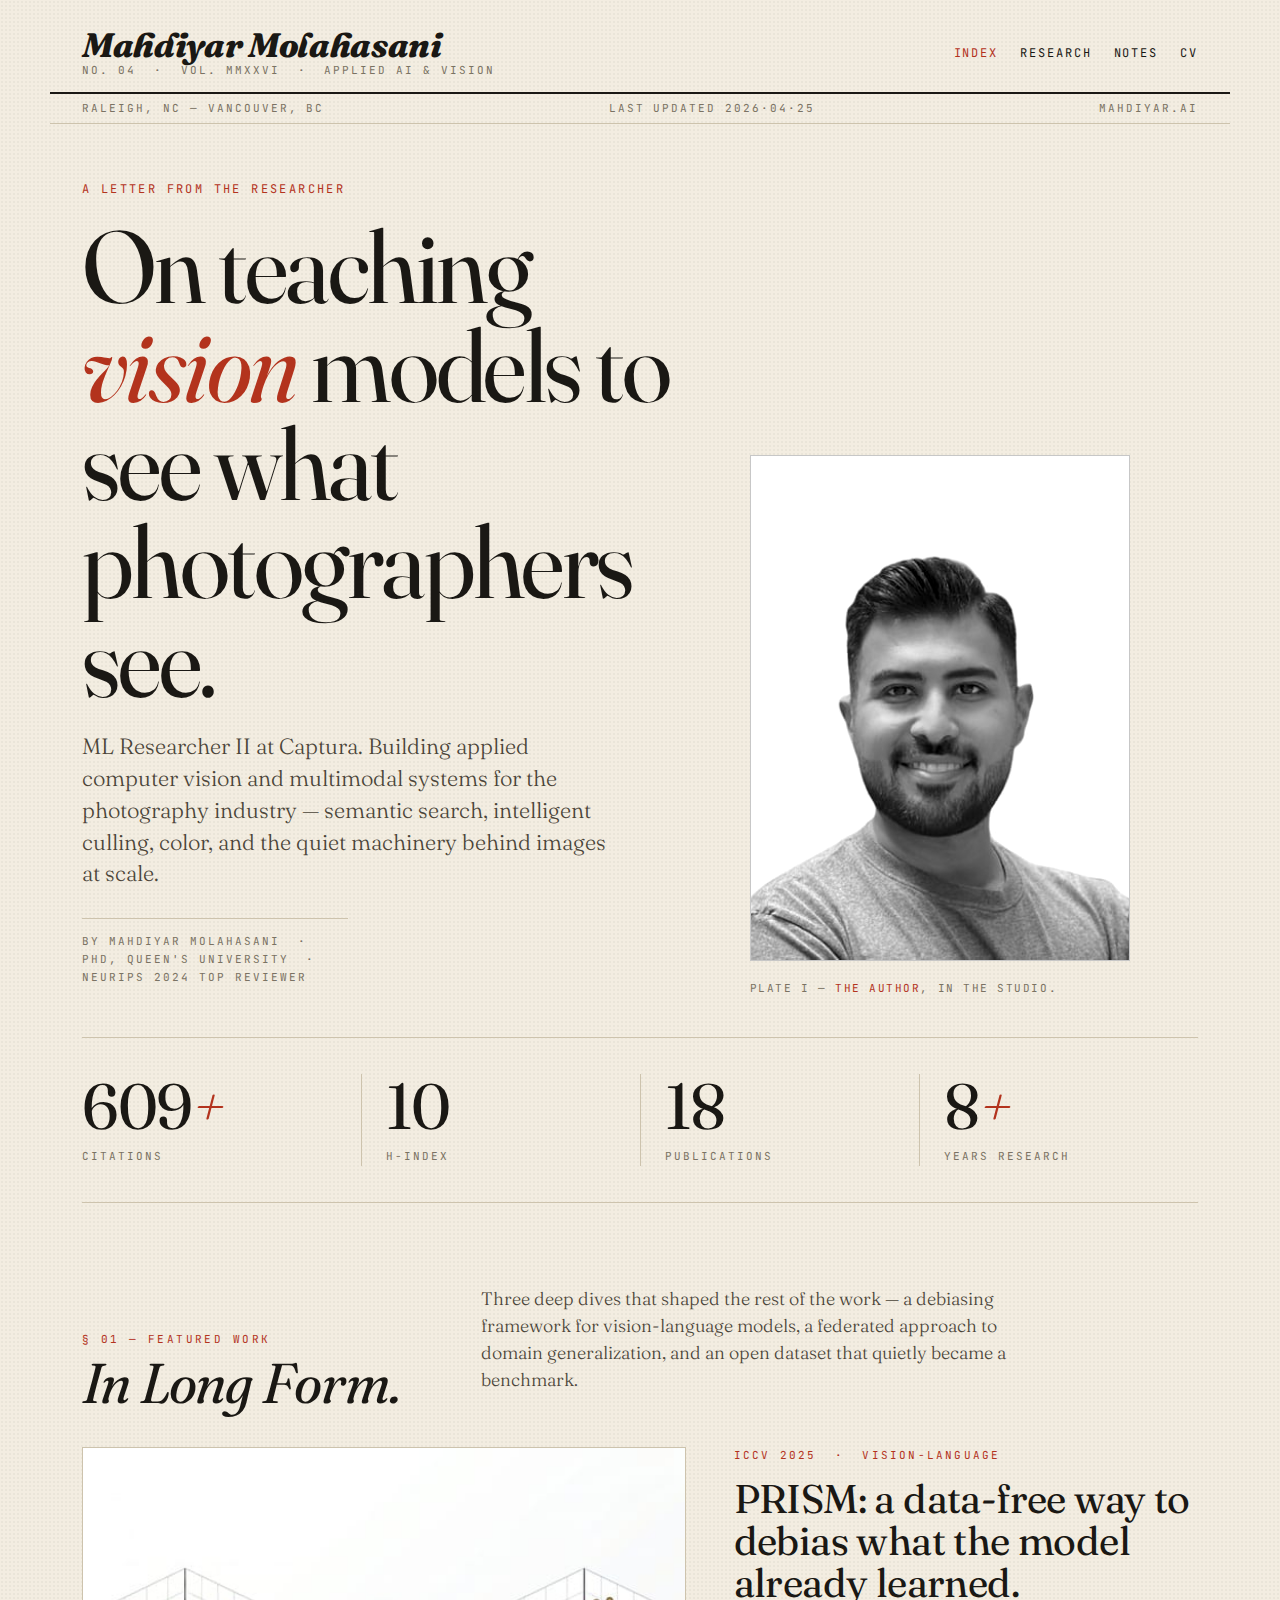
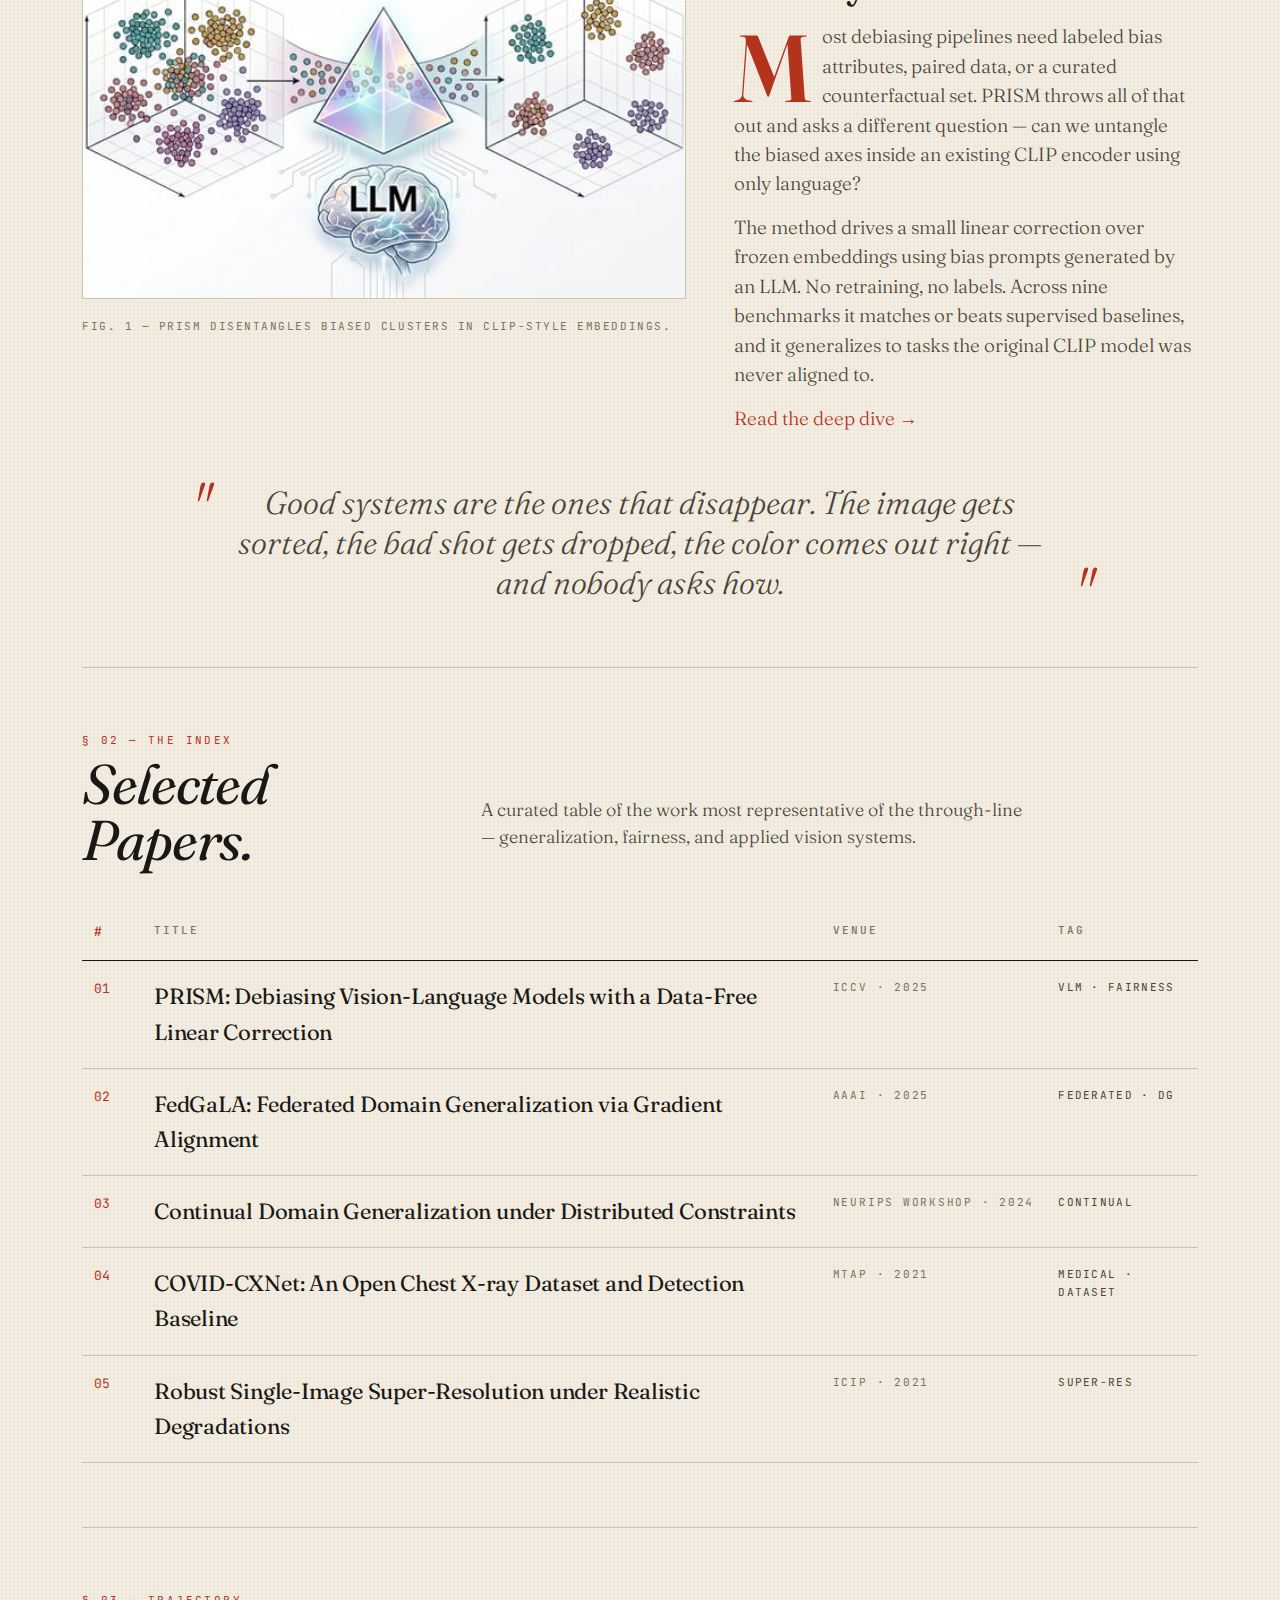
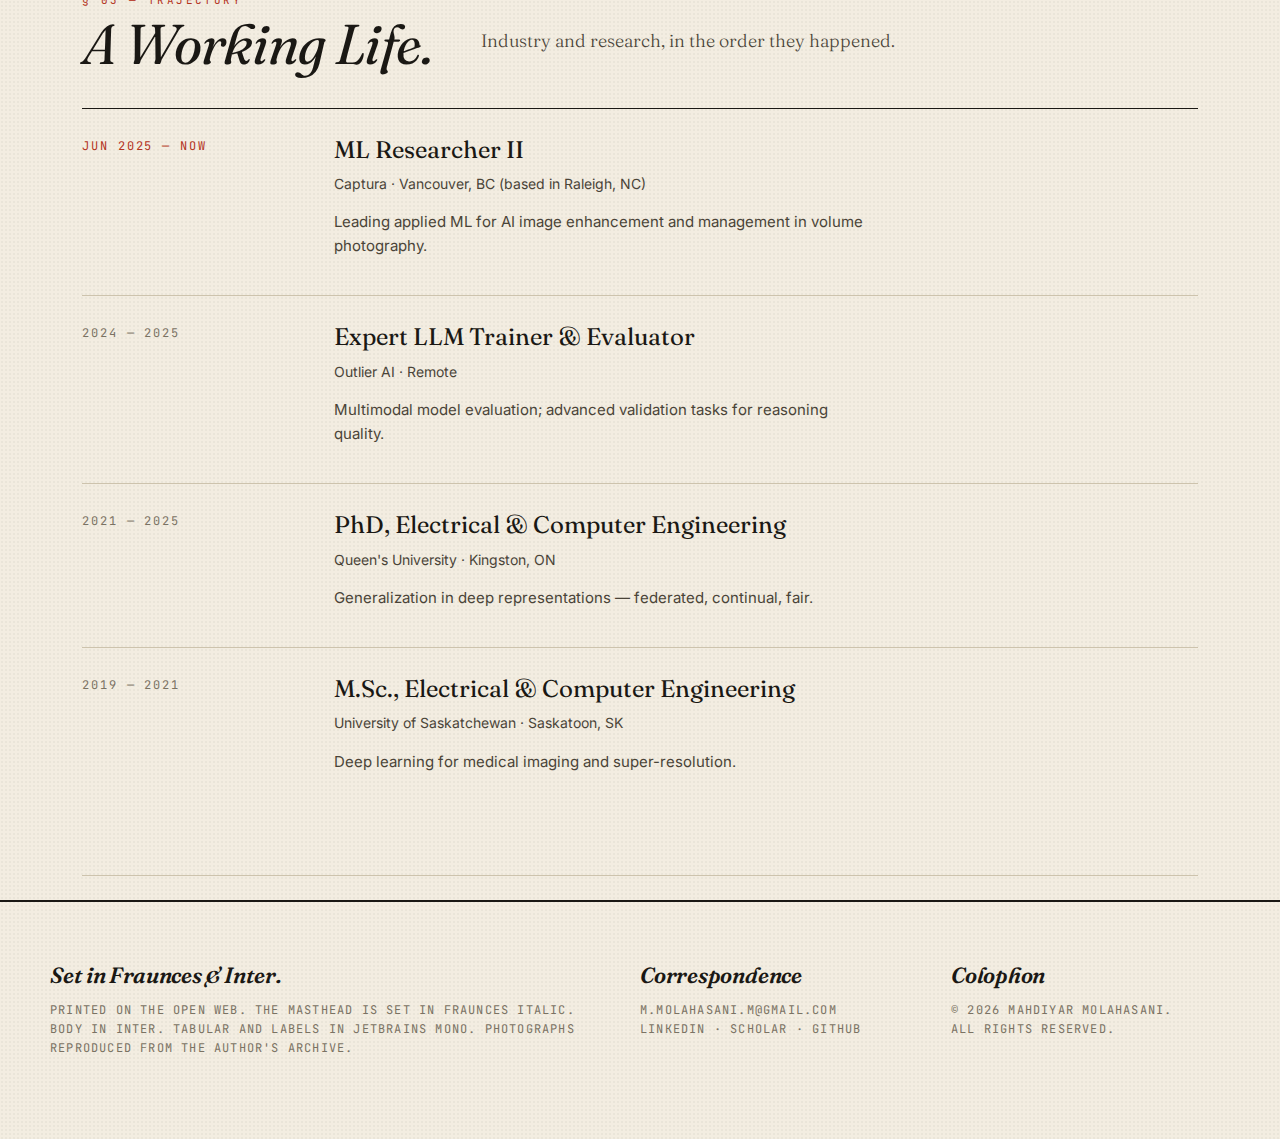
<file: mockups/01-editorial.html>
<!doctype html>
<html lang="en">
  <head>
    <meta charset="UTF-8" />
    <meta name="viewport" content="width=device-width, initial-scale=1.0" />
    <title>Mockup 01 — Editorial / Research Journal</title>
    <link rel="preconnect" href="https://fonts.googleapis.com" />
    <link rel="preconnect" href="https://fonts.gstatic.com" crossorigin />
    <link
      href="https://fonts.googleapis.com/css2?family=Fraunces:opsz,wght@9..144,300;9..144,400;9..144,600;9..144,800&family=Inter:wght@400;500;600&family=JetBrains+Mono:wght@400;500&display=swap"
      rel="stylesheet"
    />
    <style>
      :root {
        --paper: #f3ede1;
        --paper-2: #ebe3d3;
        --ink: #1a1814;
        --ink-2: #4a4438;
        --muted: #7a7263;
        --rule: #cdc3ad;
        --accent: #b3331d;
        --accent-2: #6b3210;
      }
      * {
        box-sizing: border-box;
      }
      html,
      body {
        margin: 0;
        padding: 0;
      }
      body {
        background: var(--paper);
        background-image: radial-gradient(rgba(26, 24, 20, 0.04) 1px, transparent 1px);
        background-size: 4px 4px;
        color: var(--ink);
        font-family: "Inter", sans-serif;
        font-size: 17px;
        line-height: 1.6;
      }
      a {
        color: var(--accent);
        text-decoration: none;
      }
      a:hover {
        text-decoration: underline;
        text-underline-offset: 4px;
      }

      /* Masthead */
      .masthead {
        max-width: 1180px;
        margin: 0 auto;
        padding: 28px 32px 12px;
        border-bottom: 2px solid var(--ink);
        display: flex;
        justify-content: space-between;
        align-items: baseline;
        gap: 24px;
      }
      .masthead-title {
        font-family: "Fraunces", serif;
        font-weight: 800;
        font-style: italic;
        font-size: 34px;
        letter-spacing: -0.01em;
        line-height: 1;
      }
      .masthead-meta {
        font-family: "JetBrains Mono", monospace;
        font-size: 11px;
        text-transform: uppercase;
        letter-spacing: 0.18em;
        color: var(--muted);
      }
      .masthead-nav {
        display: flex;
        gap: 22px;
        font-family: "JetBrains Mono", monospace;
        font-size: 12px;
        text-transform: uppercase;
        letter-spacing: 0.16em;
      }
      .masthead-nav a {
        color: var(--ink);
      }
      .masthead-nav a.is-current {
        color: var(--accent);
      }

      .container {
        max-width: 1180px;
        margin: 0 auto;
        padding: 0 32px;
      }

      /* Sub-rule under masthead */
      .sub-rule {
        max-width: 1180px;
        margin: 0 auto;
        padding: 6px 32px;
        border-bottom: 1px solid var(--rule);
        font-family: "JetBrains Mono", monospace;
        font-size: 11px;
        letter-spacing: 0.18em;
        text-transform: uppercase;
        color: var(--muted);
        display: flex;
        justify-content: space-between;
      }

      /* Hero — editorial spread */
      .hero {
        padding: 56px 0 40px;
        display: grid;
        grid-template-columns: 1.4fr 1fr;
        gap: 40px;
        align-items: end;
        border-bottom: 1px solid var(--rule);
      }
      .kicker {
        font-family: "JetBrains Mono", monospace;
        font-size: 12px;
        letter-spacing: 0.2em;
        text-transform: uppercase;
        color: var(--accent);
        margin-bottom: 18px;
      }
      .hero h1 {
        font-family: "Fraunces", serif;
        font-weight: 400;
        font-size: clamp(56px, 8vw, 110px);
        line-height: 0.96;
        letter-spacing: -0.025em;
        margin: 0 0 22px;
        color: var(--ink);
      }
      .hero h1 em {
        font-style: italic;
        font-weight: 400;
        color: var(--accent);
      }
      .hero-deck {
        font-family: "Fraunces", serif;
        font-weight: 300;
        font-size: 22px;
        line-height: 1.45;
        color: var(--ink-2);
        max-width: 38ch;
        margin-bottom: 28px;
      }
      .hero-byline {
        font-family: "JetBrains Mono", monospace;
        font-size: 11px;
        text-transform: uppercase;
        letter-spacing: 0.18em;
        color: var(--muted);
        border-top: 1px solid var(--rule);
        padding-top: 14px;
        max-width: 38ch;
      }
      .hero-photo {
        position: relative;
      }
      .hero-photo img {
        width: 100%;
        max-width: 380px;
        aspect-ratio: 3/4;
        object-fit: cover;
        filter: grayscale(100%) contrast(1.05);
        border: 1px solid var(--rule);
      }
      .hero-photo .caption {
        font-family: "JetBrains Mono", monospace;
        font-size: 11px;
        letter-spacing: 0.14em;
        text-transform: uppercase;
        color: var(--muted);
        margin-top: 10px;
        max-width: 360px;
      }
      .hero-photo .caption span {
        color: var(--accent);
      }

      /* Numbered metrics row */
      .metrics {
        display: grid;
        grid-template-columns: repeat(4, 1fr);
        border-bottom: 1px solid var(--rule);
        padding: 36px 0;
      }
      .metric {
        padding: 0 24px;
        border-left: 1px solid var(--rule);
      }
      .metric:first-child {
        border-left: 0;
        padding-left: 0;
      }
      .metric-num {
        font-family: "Fraunces", serif;
        font-weight: 400;
        font-size: 64px;
        line-height: 1;
        letter-spacing: -0.02em;
      }
      .metric-num em {
        font-style: italic;
        color: var(--accent);
      }
      .metric-label {
        margin-top: 10px;
        font-family: "JetBrains Mono", monospace;
        font-size: 11px;
        letter-spacing: 0.18em;
        text-transform: uppercase;
        color: var(--muted);
      }

      /* Section header pattern */
      .section {
        padding: 64px 0;
        border-bottom: 1px solid var(--rule);
      }
      .section-head {
        display: grid;
        grid-template-columns: 1fr 2fr;
        gap: 40px;
        margin-bottom: 36px;
        align-items: end;
      }
      .section-num {
        font-family: "JetBrains Mono", monospace;
        font-size: 11px;
        letter-spacing: 0.22em;
        text-transform: uppercase;
        color: var(--accent);
      }
      .section-title {
        font-family: "Fraunces", serif;
        font-weight: 400;
        font-style: italic;
        font-size: 56px;
        line-height: 1;
        letter-spacing: -0.02em;
        margin: 6px 0 0;
      }
      .section-deck {
        font-family: "Fraunces", serif;
        font-weight: 300;
        font-size: 18px;
        line-height: 1.5;
        color: var(--ink-2);
        max-width: 50ch;
      }

      /* Featured project — hero treatment with drop cap */
      .feature {
        display: grid;
        grid-template-columns: 1.3fr 1fr;
        gap: 48px;
        align-items: start;
      }
      .feature-media img {
        width: 100%;
        aspect-ratio: 4/3;
        object-fit: cover;
        border: 1px solid var(--rule);
      }
      .feature-media .caption {
        font-family: "JetBrains Mono", monospace;
        font-size: 11px;
        letter-spacing: 0.14em;
        text-transform: uppercase;
        color: var(--muted);
        margin-top: 10px;
      }
      .feature-body .eyebrow {
        font-family: "JetBrains Mono", monospace;
        font-size: 11px;
        letter-spacing: 0.2em;
        text-transform: uppercase;
        color: var(--accent);
        margin-bottom: 14px;
      }
      .feature-body h3 {
        font-family: "Fraunces", serif;
        font-weight: 400;
        font-size: 40px;
        line-height: 1.05;
        letter-spacing: -0.015em;
        margin: 0 0 18px;
      }
      .feature-body p {
        font-family: "Fraunces", serif;
        font-weight: 300;
        font-size: 19px;
        line-height: 1.55;
        color: var(--ink-2);
        margin: 0 0 14px;
      }
      .feature-body p.lede::first-letter {
        font-family: "Fraunces", serif;
        font-weight: 600;
        font-size: 5em;
        float: left;
        line-height: 0.85;
        padding: 6px 10px 0 0;
        color: var(--accent);
      }

      /* Index of works — table-like */
      .works {
        width: 100%;
        border-collapse: collapse;
      }
      .works th,
      .works td {
        text-align: left;
        padding: 18px 12px;
        border-bottom: 1px solid var(--rule);
        vertical-align: top;
      }
      .works th {
        font-family: "JetBrains Mono", monospace;
        font-size: 11px;
        letter-spacing: 0.18em;
        text-transform: uppercase;
        color: var(--muted);
        font-weight: 500;
        border-bottom: 1px solid var(--ink);
      }
      .works .num {
        font-family: "JetBrains Mono", monospace;
        color: var(--accent);
        font-size: 13px;
        width: 60px;
      }
      .works .title {
        font-family: "Fraunces", serif;
        font-size: 22px;
        font-weight: 400;
        letter-spacing: -0.01em;
      }
      .works .venue {
        font-family: "JetBrains Mono", monospace;
        font-size: 11px;
        text-transform: uppercase;
        letter-spacing: 0.16em;
        color: var(--muted);
        white-space: nowrap;
      }
      .works .tag {
        font-family: "JetBrains Mono", monospace;
        font-size: 11px;
        letter-spacing: 0.12em;
        text-transform: uppercase;
        color: var(--ink-2);
      }
      .works tr:hover td {
        background: rgba(26, 24, 20, 0.03);
      }

      /* Pull quote */
      .pull {
        max-width: 900px;
        margin: 36px auto 0;
        text-align: center;
        font-family: "Fraunces", serif;
        font-style: italic;
        font-weight: 300;
        font-size: 32px;
        line-height: 1.25;
        color: var(--ink-2);
        position: relative;
        padding: 0 40px;
      }
      .pull::before,
      .pull::after {
        content: '"';
        font-size: 64px;
        color: var(--accent);
        position: absolute;
        line-height: 0.8;
      }
      .pull::before {
        top: 0;
        left: 0;
      }
      .pull::after {
        bottom: -16px;
        right: 0;
      }

      /* Timeline list */
      .timeline-list {
        list-style: none;
        padding: 0;
        margin: 0;
      }
      .timeline-list li {
        display: grid;
        grid-template-columns: 220px 1fr;
        gap: 32px;
        padding: 22px 0;
        border-top: 1px solid var(--rule);
      }
      .timeline-list li:first-child {
        border-top: 1px solid var(--ink);
      }
      .tl-when {
        font-family: "JetBrains Mono", monospace;
        font-size: 12px;
        letter-spacing: 0.16em;
        text-transform: uppercase;
        color: var(--muted);
        padding-top: 6px;
      }
      .tl-when.now {
        color: var(--accent);
      }
      .tl-role {
        font-family: "Fraunces", serif;
        font-size: 24px;
        font-weight: 400;
        margin: 0 0 4px;
      }
      .tl-org {
        font-family: "Inter", sans-serif;
        font-size: 14px;
        color: var(--ink-2);
        margin: 0 0 8px;
      }
      .tl-note {
        color: var(--ink-2);
        font-size: 15px;
        max-width: 60ch;
      }

      /* Footer */
      footer {
        padding: 56px 32px 80px;
        border-top: 2px solid var(--ink);
        margin-top: 24px;
      }
      .colophon {
        max-width: 1180px;
        margin: 0 auto;
        display: grid;
        grid-template-columns: 2fr 1fr 1fr;
        gap: 32px;
        font-family: "JetBrains Mono", monospace;
        font-size: 12px;
        letter-spacing: 0.1em;
        text-transform: uppercase;
        color: var(--muted);
      }
      .colophon strong {
        font-family: "Fraunces", serif;
        font-style: italic;
        font-weight: 600;
        font-size: 22px;
        color: var(--ink);
        text-transform: none;
        letter-spacing: -0.01em;
        display: block;
        margin-bottom: 8px;
      }

      @media (max-width: 860px) {
        .hero {
          grid-template-columns: 1fr;
        }
        .metrics {
          grid-template-columns: repeat(2, 1fr);
        }
        .metric {
          padding: 16px;
          border-left: 0;
          border-top: 1px solid var(--rule);
        }
        .section-head {
          grid-template-columns: 1fr;
        }
        .feature {
          grid-template-columns: 1fr;
        }
        .timeline-list li {
          grid-template-columns: 1fr;
          gap: 6px;
        }
        .colophon {
          grid-template-columns: 1fr;
        }
      }
    </style>
  </head>
  <body>
    <header class="masthead">
      <div>
        <div class="masthead-title">Mahdiyar <em>Molahasani</em></div>
        <div class="masthead-meta">No. 04 &nbsp;·&nbsp; Vol. MMXXVI &nbsp;·&nbsp; Applied AI &amp; Vision</div>
      </div>
      <nav class="masthead-nav">
        <a class="is-current" href="#">Index</a>
        <a href="#">Research</a>
        <a href="#">Notes</a>
        <a href="#">CV</a>
      </nav>
    </header>
    <div class="sub-rule">
      <span>Raleigh, NC — Vancouver, BC</span>
      <span>Last updated 2026·04·25</span>
      <span>mahdiyar.ai</span>
    </div>

    <main class="container">
      <section class="hero">
        <div>
          <div class="kicker">A Letter from the Researcher</div>
          <h1>On teaching <em>vision</em> models to see what photographers see.</h1>
          <p class="hero-deck">
            ML Researcher II at Captura. Building applied computer vision and multimodal systems for the photography
            industry — semantic search, intelligent culling, color, and the quiet machinery behind images at scale.
          </p>
          <p class="hero-byline">
            By Mahdiyar Molahasani &nbsp;·&nbsp; PhD, Queen's University &nbsp;·&nbsp; NeurIPS 2024 Top Reviewer
          </p>
        </div>
        <div class="hero-photo">
          <img src="../images/me2-480.jpeg" alt="Mahdiyar Molahasani" />
          <div class="caption">Plate I — <span>The author</span>, in the studio.</div>
        </div>
      </section>

      <section class="metrics">
        <div class="metric">
          <div class="metric-num">609<em>+</em></div>
          <div class="metric-label">Citations</div>
        </div>
        <div class="metric">
          <div class="metric-num">10</div>
          <div class="metric-label">H-Index</div>
        </div>
        <div class="metric">
          <div class="metric-num">18</div>
          <div class="metric-label">Publications</div>
        </div>
        <div class="metric">
          <div class="metric-num">8<em>+</em></div>
          <div class="metric-label">Years Research</div>
        </div>
      </section>

      <section class="section">
        <div class="section-head">
          <div>
            <div class="section-num">§ 01 — Featured Work</div>
            <h2 class="section-title">In Long Form.</h2>
          </div>
          <p class="section-deck">
            Three deep dives that shaped the rest of the work — a debiasing framework for vision-language models, a
            federated approach to domain generalization, and an open dataset that quietly became a benchmark.
          </p>
        </div>

        <div class="feature">
          <div class="feature-media">
            <img src="../images/PRISM_cover_sqr-640.jpeg" alt="PRISM debiasing framework" />
            <div class="caption">Fig. 1 — PRISM disentangles biased clusters in CLIP-style embeddings.</div>
          </div>
          <div class="feature-body">
            <div class="eyebrow">ICCV 2025 &nbsp;·&nbsp; Vision-Language</div>
            <h3>PRISM: a data-free way to debias what the model already learned.</h3>
            <p class="lede">
              Most debiasing pipelines need labeled bias attributes, paired data, or a curated counterfactual set. PRISM
              throws all of that out and asks a different question — can we untangle the biased axes inside an existing
              CLIP encoder using only language?
            </p>
            <p>
              The method drives a small linear correction over frozen embeddings using bias prompts generated by an LLM.
              No retraining, no labels. Across nine benchmarks it matches or beats supervised baselines, and it
              generalizes to tasks the original CLIP model was never aligned to.
            </p>
            <p><a href="#">Read the deep dive →</a></p>
          </div>
        </div>

        <blockquote class="pull">
          Good systems are the ones that disappear. The image gets sorted, the bad shot gets dropped, the color comes
          out right — and nobody asks how.
        </blockquote>
      </section>

      <section class="section">
        <div class="section-head">
          <div>
            <div class="section-num">§ 02 — The Index</div>
            <h2 class="section-title">Selected Papers.</h2>
          </div>
          <p class="section-deck">
            A curated table of the work most representative of the through-line — generalization, fairness, and applied
            vision systems.
          </p>
        </div>
        <table class="works">
          <thead>
            <tr>
              <th class="num">#</th>
              <th>Title</th>
              <th>Venue</th>
              <th>Tag</th>
            </tr>
          </thead>
          <tbody>
            <tr>
              <td class="num">01</td>
              <td class="title">PRISM: Debiasing Vision-Language Models with a Data-Free Linear Correction</td>
              <td class="venue">ICCV · 2025</td>
              <td class="tag">VLM · Fairness</td>
            </tr>
            <tr>
              <td class="num">02</td>
              <td class="title">FedGaLA: Federated Domain Generalization via Gradient Alignment</td>
              <td class="venue">AAAI · 2025</td>
              <td class="tag">Federated · DG</td>
            </tr>
            <tr>
              <td class="num">03</td>
              <td class="title">Continual Domain Generalization under Distributed Constraints</td>
              <td class="venue">NeurIPS Workshop · 2024</td>
              <td class="tag">Continual</td>
            </tr>
            <tr>
              <td class="num">04</td>
              <td class="title">COVID-CXNet: An Open Chest X-ray Dataset and Detection Baseline</td>
              <td class="venue">MTAP · 2021</td>
              <td class="tag">Medical · Dataset</td>
            </tr>
            <tr>
              <td class="num">05</td>
              <td class="title">Robust Single-Image Super-Resolution under Realistic Degradations</td>
              <td class="venue">ICIP · 2021</td>
              <td class="tag">Super-Res</td>
            </tr>
          </tbody>
        </table>
      </section>

      <section class="section">
        <div class="section-head">
          <div>
            <div class="section-num">§ 03 — Trajectory</div>
            <h2 class="section-title">A Working Life.</h2>
          </div>
          <p class="section-deck">Industry and research, in the order they happened.</p>
        </div>
        <ul class="timeline-list">
          <li>
            <div class="tl-when now">Jun 2025 — Now</div>
            <div>
              <h4 class="tl-role">ML Researcher II</h4>
              <p class="tl-org">Captura · Vancouver, BC (based in Raleigh, NC)</p>
              <p class="tl-note">Leading applied ML for AI image enhancement and management in volume photography.</p>
            </div>
          </li>
          <li>
            <div class="tl-when">2024 — 2025</div>
            <div>
              <h4 class="tl-role">Expert LLM Trainer &amp; Evaluator</h4>
              <p class="tl-org">Outlier AI · Remote</p>
              <p class="tl-note">Multimodal model evaluation; advanced validation tasks for reasoning quality.</p>
            </div>
          </li>
          <li>
            <div class="tl-when">2021 — 2025</div>
            <div>
              <h4 class="tl-role">PhD, Electrical &amp; Computer Engineering</h4>
              <p class="tl-org">Queen's University · Kingston, ON</p>
              <p class="tl-note">Generalization in deep representations — federated, continual, fair.</p>
            </div>
          </li>
          <li>
            <div class="tl-when">2019 — 2021</div>
            <div>
              <h4 class="tl-role">M.Sc., Electrical &amp; Computer Engineering</h4>
              <p class="tl-org">University of Saskatchewan · Saskatoon, SK</p>
              <p class="tl-note">Deep learning for medical imaging and super-resolution.</p>
            </div>
          </li>
        </ul>
      </section>
    </main>

    <footer>
      <div class="colophon">
        <div>
          <strong>Set in Fraunces &amp; Inter.</strong>
          Printed on the open web. The masthead is set in Fraunces italic. Body in Inter. Tabular and labels in
          JetBrains Mono. Photographs reproduced from the author's archive.
        </div>
        <div>
          <strong>Correspondence</strong>
          m.molahasani.m@gmail.com<br />
          LinkedIn · Scholar · GitHub
        </div>
        <div>
          <strong>Colophon</strong>
          © 2026 Mahdiyar Molahasani.<br />
          All rights reserved.
        </div>
      </div>
    </footer>
  </body>
</html>
</file>
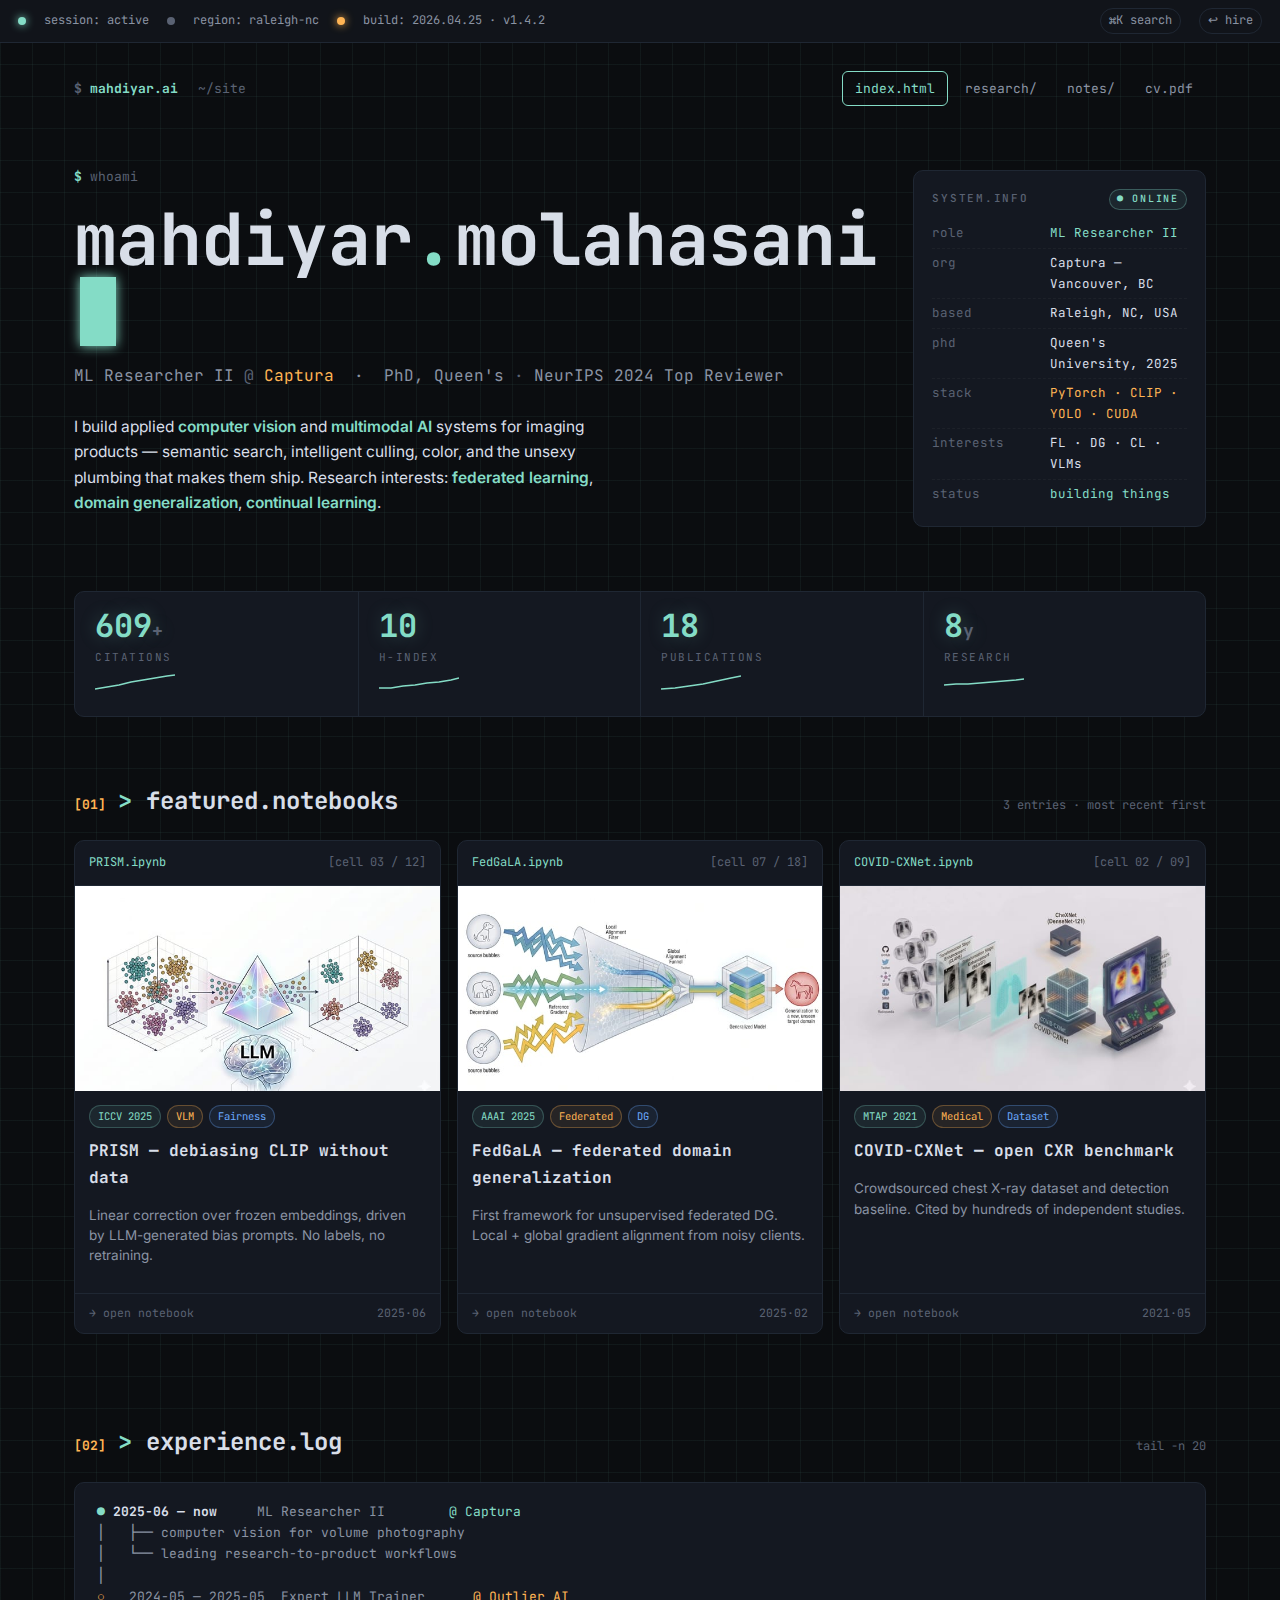
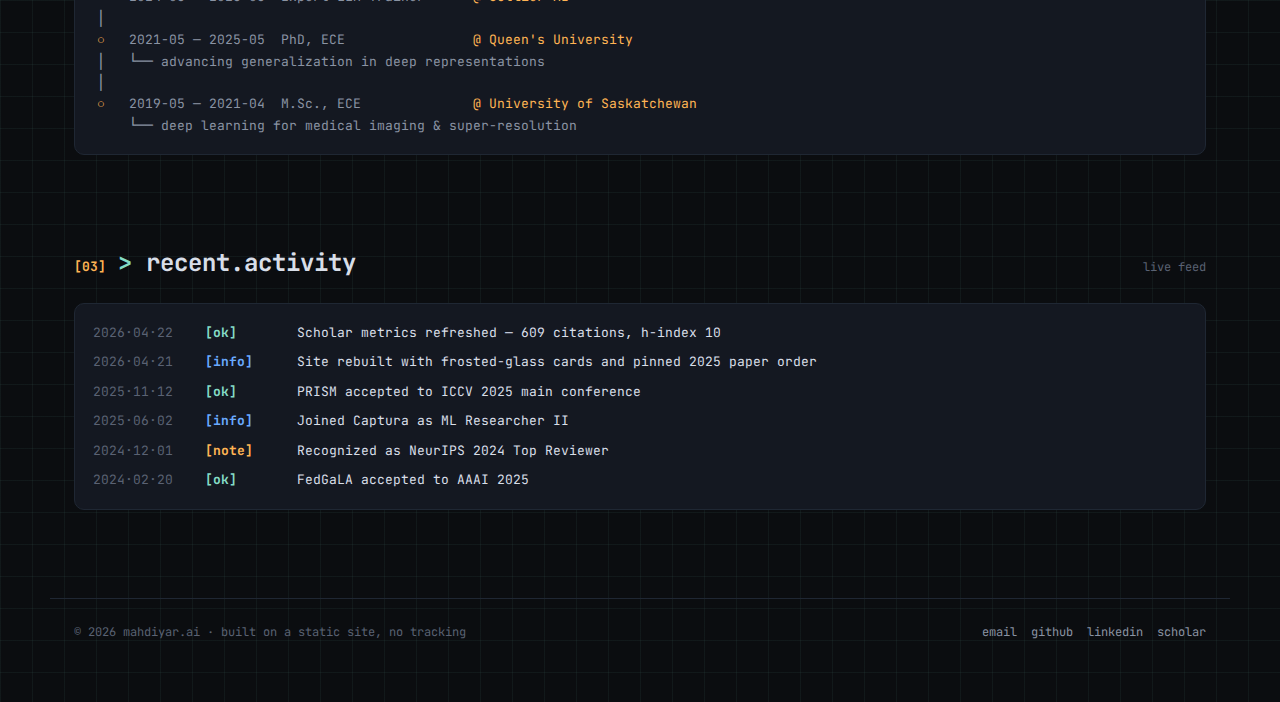
<file: mockups/02-terminal.html>
<!doctype html>
<html lang="en">
  <head>
    <meta charset="UTF-8" />
    <meta name="viewport" content="width=device-width, initial-scale=1.0" />
    <title>Mockup 02 — Lab Notebook / Terminal</title>
    <link rel="preconnect" href="https://fonts.googleapis.com" />
    <link rel="preconnect" href="https://fonts.gstatic.com" crossorigin />
    <link
      href="https://fonts.googleapis.com/css2?family=JetBrains+Mono:wght@400;500;700&family=Inter:wght@400;500;600&display=swap"
      rel="stylesheet"
    />
    <style>
      :root {
        --bg: #0b0d10;
        --bg-2: #11141a;
        --panel: #141821;
        --panel-2: #1a1f2a;
        --grid: rgba(132, 220, 198, 0.06);
        --rule: #1f2733;
        --text: #d8dee8;
        --text-dim: #8a93a3;
        --text-muted: #5a6273;
        --accent: #84dcc6; /* phosphor green */
        --accent-2: #ffb454; /* amber */
        --accent-3: #6aaaff; /* link blue */
        --danger: #ff6b6b;
      }
      * {
        box-sizing: border-box;
      }
      html,
      body {
        margin: 0;
        padding: 0;
      }
      body {
        font-family: "JetBrains Mono", monospace;
        background: var(--bg);
        background-image:
          linear-gradient(var(--grid) 1px, transparent 1px), linear-gradient(90deg, var(--grid) 1px, transparent 1px);
        background-size: 32px 32px;
        color: var(--text);
        font-size: 14px;
        line-height: 1.65;
      }
      a {
        color: var(--accent);
        text-decoration: none;
      }
      a:hover {
        text-decoration: underline;
        text-underline-offset: 3px;
      }
      .mono {
        font-family: "JetBrains Mono", monospace;
      }
      .sans {
        font-family: "Inter", sans-serif;
      }

      /* Top status bar */
      .statusbar {
        position: sticky;
        top: 0;
        z-index: 50;
        background: var(--bg-2);
        border-bottom: 1px solid var(--rule);
        padding: 8px 18px;
        display: flex;
        gap: 18px;
        align-items: center;
        font-size: 12px;
        color: var(--text-dim);
        backdrop-filter: blur(6px);
      }
      .dot {
        width: 8px;
        height: 8px;
        border-radius: 50%;
        background: var(--accent);
        box-shadow: 0 0 8px var(--accent);
      }
      .dot.amber {
        background: var(--accent-2);
        box-shadow: 0 0 8px var(--accent-2);
      }
      .dot.dim {
        background: var(--text-muted);
        box-shadow: none;
      }
      .statusbar .spacer {
        flex: 1;
      }
      .statusbar .pill {
        padding: 2px 8px;
        border: 1px solid var(--rule);
        border-radius: 999px;
      }

      /* Header / Nav */
      .nav {
        max-width: 1180px;
        margin: 0 auto;
        padding: 28px 24px 0;
        display: flex;
        align-items: center;
        gap: 20px;
        font-size: 13px;
      }
      .nav .brand {
        color: var(--accent);
        font-weight: 700;
      }
      .nav .brand::before {
        content: "$ ";
        color: var(--text-muted);
      }
      .nav .links {
        margin-left: auto;
        display: flex;
        gap: 4px;
      }
      .nav a.tab {
        padding: 6px 12px;
        border: 1px solid transparent;
        border-radius: 6px;
        color: var(--text-dim);
      }
      .nav a.tab:hover {
        color: var(--text);
        border-color: var(--rule);
        text-decoration: none;
      }
      .nav a.tab.is-current {
        color: var(--accent);
        border-color: var(--accent);
      }

      .container {
        max-width: 1180px;
        margin: 0 auto;
        padding: 0 24px;
      }

      /* Hero */
      .hero {
        padding: 60px 0 30px;
        display: grid;
        grid-template-columns: 1.5fr 1fr;
        gap: 36px;
        align-items: center;
      }
      .prompt {
        font-size: 13px;
        color: var(--text-muted);
        margin-bottom: 14px;
      }
      .prompt b {
        color: var(--accent);
        font-weight: 700;
      }
      .name {
        font-family: "JetBrains Mono", monospace;
        font-weight: 700;
        font-size: clamp(40px, 6vw, 72px);
        line-height: 1.05;
        letter-spacing: -0.01em;
        color: var(--text);
        margin: 0 0 10px;
      }
      .name .caret {
        display: inline-block;
        width: 0.5em;
        height: 0.95em;
        background: var(--accent);
        margin-left: 6px;
        vertical-align: -0.07em;
        animation: blink 1.05s steps(2, end) infinite;
        box-shadow: 0 0 12px var(--accent);
      }
      @keyframes blink {
        50% {
          opacity: 0;
        }
      }
      .role {
        font-size: 16px;
        color: var(--text-dim);
        margin: 0 0 24px;
      }
      .role .tag-inline {
        color: var(--accent-2);
      }
      .hero-bio {
        max-width: 56ch;
        font-family: "Inter", sans-serif;
        font-size: 15.5px;
        color: var(--text);
        line-height: 1.65;
      }
      .hero-bio b {
        color: var(--accent);
        font-weight: 600;
      }

      /* Right card — system info readout */
      .sysinfo {
        background: var(--panel);
        border: 1px solid var(--rule);
        border-radius: 10px;
        padding: 18px;
        font-size: 12.5px;
      }
      .sysinfo h4 {
        margin: 0 0 12px;
        font-size: 11px;
        letter-spacing: 0.16em;
        text-transform: uppercase;
        color: var(--text-muted);
        font-weight: 500;
      }
      .sysinfo h4 .badge {
        float: right;
        color: var(--accent);
        background: rgba(132, 220, 198, 0.08);
        border: 1px solid rgba(132, 220, 198, 0.3);
        padding: 1px 7px;
        border-radius: 999px;
        font-size: 10px;
      }
      .sysinfo .row {
        display: grid;
        grid-template-columns: 110px 1fr;
        gap: 8px;
        padding: 4px 0;
        border-bottom: 1px dashed rgba(255, 255, 255, 0.04);
      }
      .sysinfo .row:last-child {
        border: 0;
      }
      .sysinfo .k {
        color: var(--text-muted);
      }
      .sysinfo .v {
        color: var(--text);
      }
      .sysinfo .v.accent {
        color: var(--accent);
      }
      .sysinfo .v.amber {
        color: var(--accent-2);
      }

      /* Metrics ticker */
      .ticker {
        display: grid;
        grid-template-columns: repeat(4, 1fr);
        gap: 0;
        margin: 30px 0 0;
        background: var(--panel);
        border: 1px solid var(--rule);
        border-radius: 10px;
        overflow: hidden;
      }
      .ticker-cell {
        padding: 18px 20px;
        border-left: 1px solid var(--rule);
      }
      .ticker-cell:first-child {
        border-left: 0;
      }
      .ticker-num {
        font-size: 32px;
        color: var(--accent);
        font-weight: 700;
        line-height: 1;
        text-shadow: 0 0 18px rgba(132, 220, 198, 0.25);
      }
      .ticker-label {
        font-size: 11px;
        letter-spacing: 0.14em;
        text-transform: uppercase;
        color: var(--text-muted);
        margin-top: 6px;
      }
      .ticker-spark {
        margin-top: 6px;
        height: 18px;
      }

      /* Section */
      .section {
        padding: 64px 0 24px;
      }
      .section-head {
        display: flex;
        align-items: baseline;
        gap: 12px;
        margin-bottom: 20px;
      }
      .section-head .num {
        color: var(--accent-2);
        font-size: 13px;
        font-weight: 700;
      }
      .section-head h2 {
        font-family: "JetBrains Mono", monospace;
        margin: 0;
        font-size: 24px;
        color: var(--text);
      }
      .section-head h2::before {
        content: "> ";
        color: var(--accent);
      }
      .section-head .deck {
        margin-left: auto;
        font-size: 12px;
        color: var(--text-muted);
      }

      /* Project cards (notebook entries) */
      .nb-grid {
        display: grid;
        grid-template-columns: repeat(3, 1fr);
        gap: 16px;
      }
      .nb {
        background: var(--panel);
        border: 1px solid var(--rule);
        border-radius: 10px;
        overflow: hidden;
        display: flex;
        flex-direction: column;
        transition:
          border-color 0.2s,
          transform 0.2s;
      }
      .nb:hover {
        border-color: var(--accent);
        transform: translateY(-2px);
      }
      .nb-head {
        padding: 12px 14px;
        border-bottom: 1px solid var(--rule);
        font-size: 12px;
        color: var(--text-muted);
        display: flex;
        gap: 8px;
        align-items: center;
      }
      .nb-head .file {
        color: var(--accent);
      }
      .nb-head .cell {
        margin-left: auto;
      }
      .nb-media {
        background: #000;
        aspect-ratio: 16/9;
        background-size: cover;
        background-position: center;
        filter: saturate(1.05);
      }
      .nb-body {
        padding: 14px;
        flex: 1;
      }
      .nb-tags {
        display: flex;
        gap: 6px;
        flex-wrap: wrap;
        margin-bottom: 10px;
      }
      .tag {
        font-size: 10.5px;
        padding: 2px 8px;
        border-radius: 999px;
        background: rgba(132, 220, 198, 0.08);
        border: 1px solid rgba(132, 220, 198, 0.25);
        color: var(--accent);
      }
      .tag.amber {
        background: rgba(255, 180, 84, 0.08);
        border-color: rgba(255, 180, 84, 0.3);
        color: var(--accent-2);
      }
      .tag.blue {
        background: rgba(106, 170, 255, 0.08);
        border-color: rgba(106, 170, 255, 0.3);
        color: var(--accent-3);
      }
      .nb-title {
        font-size: 16px;
        font-weight: 700;
        color: var(--text);
        margin: 0 0 6px;
      }
      .nb-desc {
        font-family: "Inter", sans-serif;
        font-size: 13.5px;
        color: var(--text-dim);
        line-height: 1.5;
      }
      .nb-foot {
        padding: 10px 14px;
        border-top: 1px solid var(--rule);
        font-size: 11.5px;
        color: var(--text-muted);
        display: flex;
        justify-content: space-between;
      }

      /* ASCII timeline */
      .timeline {
        background: var(--panel);
        border: 1px solid var(--rule);
        border-radius: 10px;
        padding: 18px 22px;
        font-size: 13px;
      }
      .timeline pre {
        margin: 0;
        font-family: "JetBrains Mono", monospace;
        white-space: pre;
        color: var(--text-dim);
      }
      .timeline .acc {
        color: var(--accent);
      }
      .timeline .amb {
        color: var(--accent-2);
      }
      .timeline .now {
        color: var(--text);
        font-weight: 700;
      }

      /* Log feed */
      .log {
        background: var(--panel);
        border: 1px solid var(--rule);
        border-radius: 10px;
        padding: 14px 18px;
        font-size: 13px;
      }
      .log-row {
        display: grid;
        grid-template-columns: 100px 80px 1fr;
        gap: 12px;
        padding: 4px 0;
      }
      .log-row .t {
        color: var(--text-muted);
      }
      .log-row .lvl {
        font-weight: 700;
      }
      .lvl.info {
        color: var(--accent-3);
      }
      .lvl.ok {
        color: var(--accent);
      }
      .lvl.warn {
        color: var(--accent-2);
      }
      .lvl.note {
        color: var(--text-dim);
      }

      /* Footer */
      footer {
        margin-top: 64px;
        border-top: 1px solid var(--rule);
        padding: 24px 24px 60px;
        font-size: 12px;
        color: var(--text-muted);
        display: flex;
        justify-content: space-between;
        max-width: 1180px;
        margin-left: auto;
        margin-right: auto;
      }
      footer .links a {
        color: var(--text-dim);
        margin-left: 14px;
      }
      footer .links a:hover {
        color: var(--accent);
      }

      @media (max-width: 860px) {
        .hero {
          grid-template-columns: 1fr;
        }
        .ticker {
          grid-template-columns: repeat(2, 1fr);
        }
        .nb-grid {
          grid-template-columns: 1fr;
        }
      }
    </style>
  </head>
  <body>
    <div class="statusbar">
      <span class="dot"></span><span>session: active</span> <span class="dot dim"></span><span>region: raleigh-nc</span>
      <span class="dot amber"></span><span>build: 2026.04.25 · v1.4.2</span>
      <span class="spacer"></span>
      <span class="pill">⌘K search</span>
      <span class="pill">↩ hire</span>
    </div>

    <nav class="nav">
      <span class="brand">mahdiyar.ai</span>
      <span style="color: var(--text-muted)">~/site</span>
      <div class="links">
        <a class="tab is-current" href="#">index.html</a>
        <a class="tab" href="#">research/</a>
        <a class="tab" href="#">notes/</a>
        <a class="tab" href="#">cv.pdf</a>
      </div>
    </nav>

    <main class="container">
      <section class="hero">
        <div>
          <div class="prompt"><b>$</b> whoami</div>
          <h1 class="name">mahdiyar<span style="color: var(--accent)">.</span>molahasani<span class="caret"></span></h1>
          <p class="role mono">
            ML Researcher II<span style="color: var(--text-muted)"> @ </span
            ><span class="tag-inline">Captura</span> &nbsp;·&nbsp; PhD, Queen's<span style="color: var(--text-muted)">
              · </span
            >NeurIPS 2024 Top Reviewer
          </p>
          <p class="hero-bio">
            I build applied <b>computer vision</b> and <b>multimodal AI</b> systems for imaging products — semantic
            search, intelligent culling, color, and the unsexy plumbing that makes them ship. Research interests:
            <b>federated learning</b>, <b>domain generalization</b>, <b>continual learning</b>.
          </p>
        </div>

        <aside class="sysinfo">
          <h4>system.info <span class="badge">● online</span></h4>
          <div class="row"><span class="k">role</span><span class="v accent">ML Researcher II</span></div>
          <div class="row"><span class="k">org</span><span class="v">Captura — Vancouver, BC</span></div>
          <div class="row"><span class="k">based</span><span class="v">Raleigh, NC, USA</span></div>
          <div class="row"><span class="k">phd</span><span class="v">Queen's University, 2025</span></div>
          <div class="row"><span class="k">stack</span><span class="v amber">PyTorch · CLIP · YOLO · CUDA</span></div>
          <div class="row"><span class="k">interests</span><span class="v">FL · DG · CL · VLMs</span></div>
          <div class="row"><span class="k">status</span><span class="v accent">building things</span></div>
        </aside>
      </section>

      <div class="ticker">
        <div class="ticker-cell">
          <div class="ticker-num">609<span style="font-size: 18px; color: var(--text-muted)">+</span></div>
          <div class="ticker-label">citations</div>
          <svg class="ticker-spark" viewBox="0 0 80 18" preserveAspectRatio="none">
            <polyline
              fill="none"
              stroke="#84dcc6"
              stroke-width="1.4"
              points="0,16 12,14 24,12 36,9 48,7 60,5 72,3 80,2"
            />
          </svg>
        </div>
        <div class="ticker-cell">
          <div class="ticker-num">10</div>
          <div class="ticker-label">h-index</div>
          <svg class="ticker-spark" viewBox="0 0 80 18" preserveAspectRatio="none">
            <polyline
              fill="none"
              stroke="#84dcc6"
              stroke-width="1.4"
              points="0,15 12,15 24,13 36,12 48,10 60,9 72,7 80,5"
            />
          </svg>
        </div>
        <div class="ticker-cell">
          <div class="ticker-num">18</div>
          <div class="ticker-label">publications</div>
          <svg class="ticker-spark" viewBox="0 0 80 18" preserveAspectRatio="none">
            <polyline fill="none" stroke="#84dcc6" stroke-width="1.4" points="0,16 14,15 28,13 42,11 56,8 70,5 80,3" />
          </svg>
        </div>
        <div class="ticker-cell">
          <div class="ticker-num">8<span style="font-size: 18px; color: var(--text-muted)">y</span></div>
          <div class="ticker-label">research</div>
          <svg class="ticker-spark" viewBox="0 0 80 18" preserveAspectRatio="none">
            <polyline
              fill="none"
              stroke="#84dcc6"
              stroke-width="1.4"
              points="0,12 12,11 24,11 36,10 48,9 60,8 72,7 80,6"
            />
          </svg>
        </div>
      </div>

      <section class="section">
        <div class="section-head">
          <span class="num">[01]</span>
          <h2>featured.notebooks</h2>
          <span class="deck">3 entries · most recent first</span>
        </div>
        <div class="nb-grid">
          <article class="nb">
            <div class="nb-head"><span class="file">PRISM.ipynb</span><span class="cell">[cell 03 / 12]</span></div>
            <div class="nb-media" style="background-image: url(&quot;../images/PRISM_cover_sqr-640.jpeg&quot;)"></div>
            <div class="nb-body">
              <div class="nb-tags">
                <span class="tag">ICCV 2025</span><span class="tag amber">VLM</span
                ><span class="tag blue">Fairness</span>
              </div>
              <h3 class="nb-title">PRISM — debiasing CLIP without data</h3>
              <p class="nb-desc">
                Linear correction over frozen embeddings, driven by LLM-generated bias prompts. No labels, no
                retraining.
              </p>
            </div>
            <div class="nb-foot"><span>→ open notebook</span><span>2025·06</span></div>
          </article>

          <article class="nb">
            <div class="nb-head"><span class="file">FedGaLA.ipynb</span><span class="cell">[cell 07 / 18]</span></div>
            <div class="nb-media" style="background-image: url(&quot;../images/FedGaLA_nb-640.jpeg&quot;)"></div>
            <div class="nb-body">
              <div class="nb-tags">
                <span class="tag">AAAI 2025</span><span class="tag amber">Federated</span
                ><span class="tag blue">DG</span>
              </div>
              <h3 class="nb-title">FedGaLA — federated domain generalization</h3>
              <p class="nb-desc">
                First framework for unsupervised federated DG. Local + global gradient alignment from noisy clients.
              </p>
            </div>
            <div class="nb-foot"><span>→ open notebook</span><span>2025·02</span></div>
          </article>

          <article class="nb">
            <div class="nb-head">
              <span class="file">COVID-CXNet.ipynb</span><span class="cell">[cell 02 / 09]</span>
            </div>
            <div class="nb-media" style="background-image: url(&quot;../images/covid-640.jpeg&quot;)"></div>
            <div class="nb-body">
              <div class="nb-tags">
                <span class="tag">MTAP 2021</span><span class="tag amber">Medical</span
                ><span class="tag blue">Dataset</span>
              </div>
              <h3 class="nb-title">COVID-CXNet — open CXR benchmark</h3>
              <p class="nb-desc">
                Crowdsourced chest X-ray dataset and detection baseline. Cited by hundreds of independent studies.
              </p>
            </div>
            <div class="nb-foot"><span>→ open notebook</span><span>2021·05</span></div>
          </article>
        </div>
      </section>

      <section class="section">
        <div class="section-head">
          <span class="num">[02]</span>
          <h2>experience.log</h2>
          <span class="deck">tail -n 20</span>
        </div>
        <div class="timeline">
          <pre>
<span class="acc">●</span> <span class="now">2025-06 — now    </span> ML Researcher II        <span class="acc">@ Captura</span>
│   ├── computer vision for volume photography
│   └── leading research-to-product workflows
│
<span class="amb">○</span>   2024-05 — 2025-05  Expert LLM Trainer      <span class="amb">@ Outlier AI</span>
│
<span class="amb">○</span>   2021-05 — 2025-05  PhD, ECE                <span class="amb">@ Queen's University</span>
│   └── advancing generalization in deep representations
│
<span class="amb">○</span>   2019-05 — 2021-04  M.Sc., ECE              <span class="amb">@ University of Saskatchewan</span>
    └── deep learning for medical imaging &amp; super-resolution
</pre>
        </div>
      </section>

      <section class="section">
        <div class="section-head">
          <span class="num">[03]</span>
          <h2>recent.activity</h2>
          <span class="deck">live feed</span>
        </div>
        <div class="log">
          <div class="log-row">
            <span class="t">2026·04·22</span><span class="lvl ok">[ok]</span
            ><span>Scholar metrics refreshed — 609 citations, h-index 10</span>
          </div>
          <div class="log-row">
            <span class="t">2026·04·21</span><span class="lvl info">[info]</span
            ><span>Site rebuilt with frosted-glass cards and pinned 2025 paper order</span>
          </div>
          <div class="log-row">
            <span class="t">2025·11·12</span><span class="lvl ok">[ok]</span
            ><span>PRISM accepted to ICCV 2025 main conference</span>
          </div>
          <div class="log-row">
            <span class="t">2025·06·02</span><span class="lvl info">[info]</span
            ><span>Joined Captura as ML Researcher II</span>
          </div>
          <div class="log-row">
            <span class="t">2024·12·01</span><span class="lvl warn">[note]</span
            ><span>Recognized as NeurIPS 2024 Top Reviewer</span>
          </div>
          <div class="log-row">
            <span class="t">2024·02·20</span><span class="lvl ok">[ok]</span><span>FedGaLA accepted to AAAI 2025</span>
          </div>
        </div>
      </section>
    </main>

    <footer>
      <span>© 2026 mahdiyar.ai · built on a static site, no tracking</span>
      <span class="links">
        <a href="#">email</a><a href="#">github</a><a href="#">linkedin</a><a href="#">scholar</a>
      </span>
    </footer>
  </body>
</html>
</file>
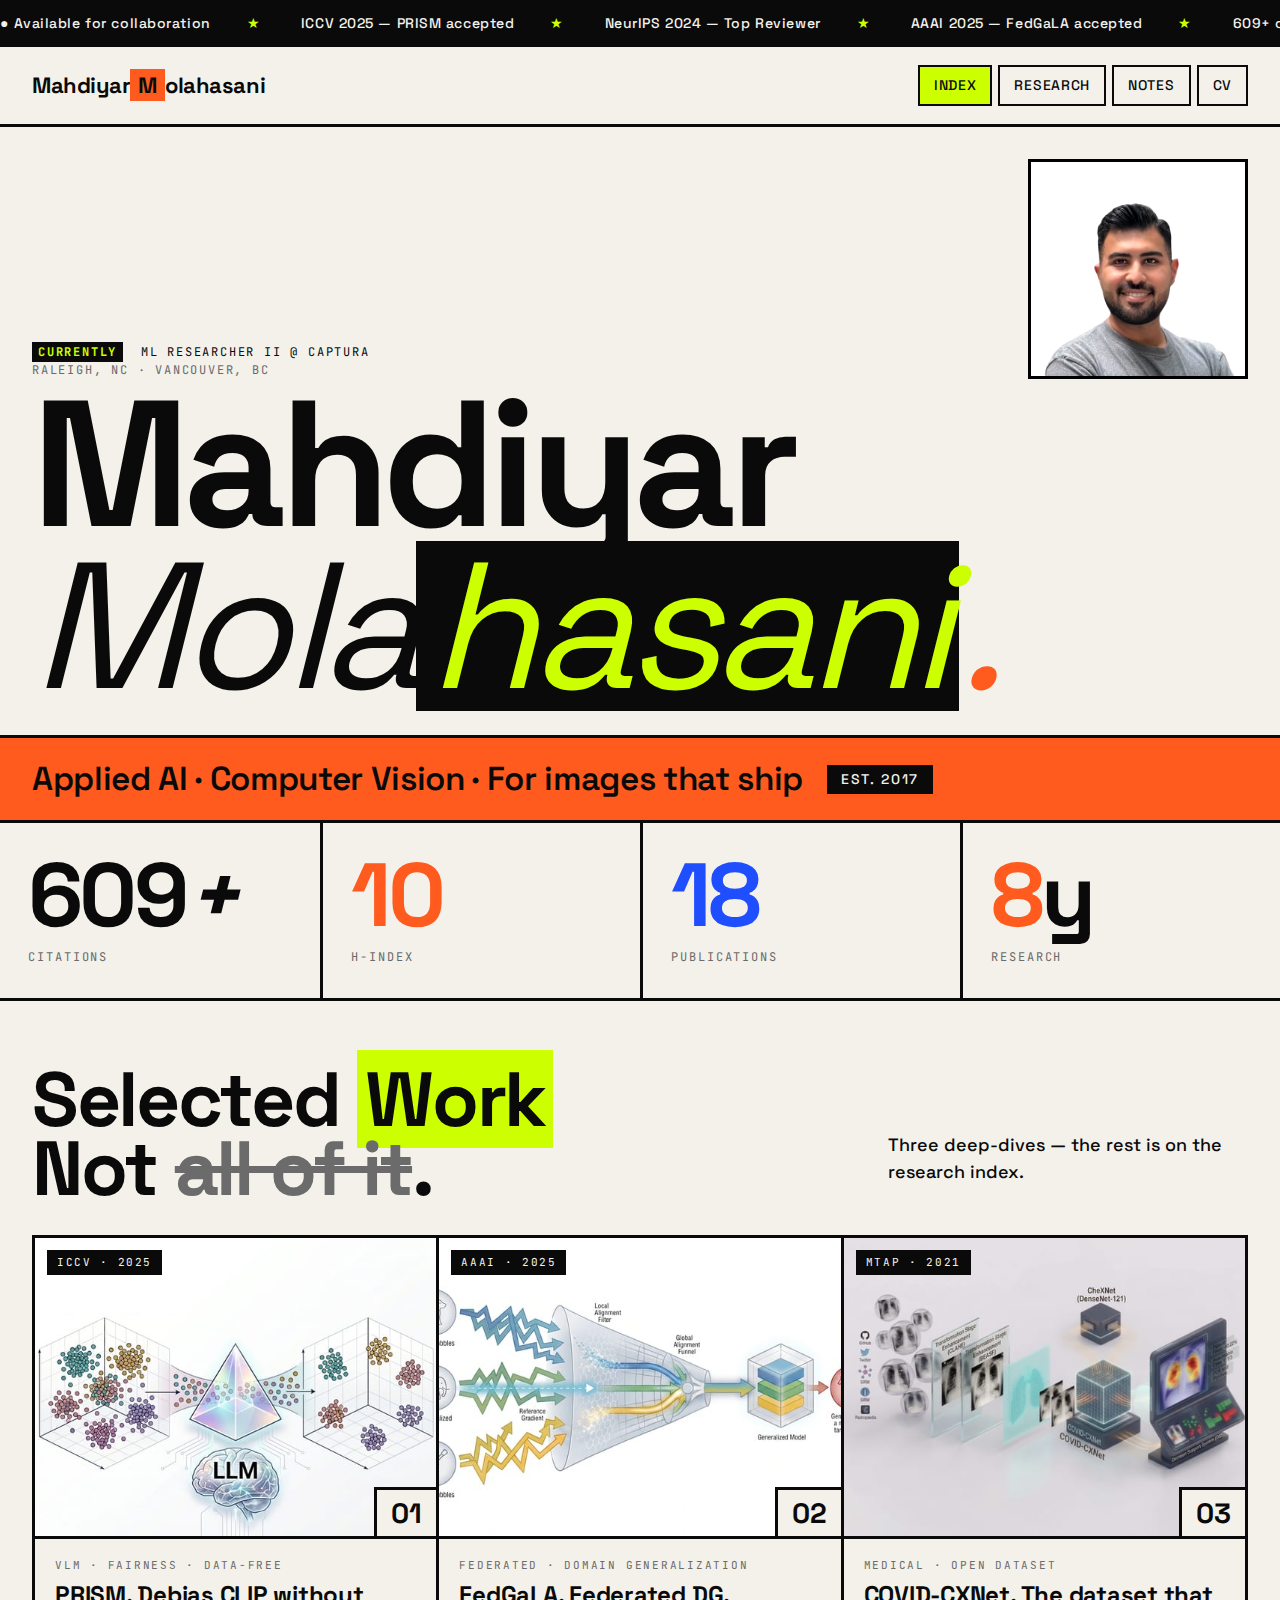
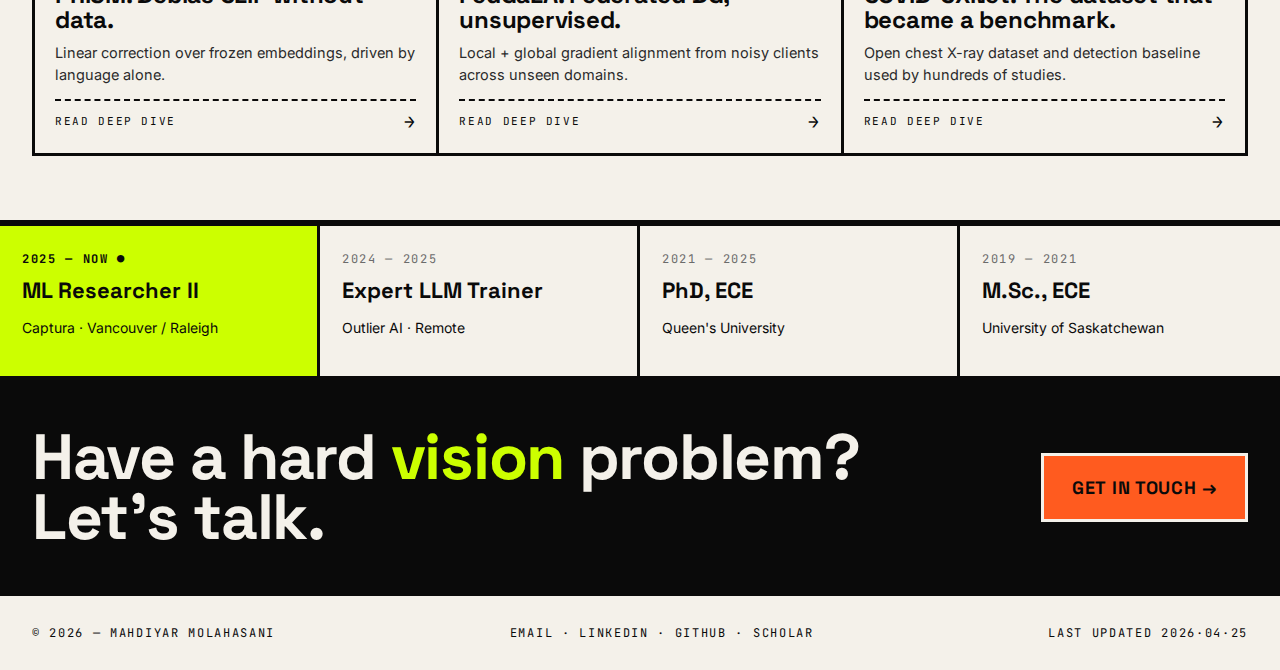
<file: mockups/03-brutalist.html>
<!doctype html>
<html lang="en">
  <head>
    <meta charset="UTF-8" />
    <meta name="viewport" content="width=device-width, initial-scale=1.0" />
    <title>Mockup 03 — Modern Brutalist / Bold</title>
    <link rel="preconnect" href="https://fonts.googleapis.com" />
    <link rel="preconnect" href="https://fonts.gstatic.com" crossorigin />
    <link
      href="https://fonts.googleapis.com/css2?family=Space+Grotesk:wght@400;500;600;700&family=Inter:wght@400;500&family=JetBrains+Mono:wght@500&display=swap"
      rel="stylesheet"
    />
    <style>
      :root {
        --paper: #f4f1ea;
        --ink: #0a0a0a;
        --ink-2: #2a2a2a;
        --muted: #6b6b6b;
        --rule: #0a0a0a;
        --accent: #ff5b1f; /* hot orange */
        --accent-2: #ccff00; /* acid lime */
        --accent-3: #1f4eff; /* electric blue */
      }
      * {
        box-sizing: border-box;
      }
      html,
      body {
        margin: 0;
        padding: 0;
      }
      body {
        background: var(--paper);
        color: var(--ink);
        font-family: "Inter", sans-serif;
        font-size: 16px;
        line-height: 1.5;
        overflow-x: hidden;
      }
      a {
        color: var(--ink);
        text-decoration: underline;
        text-decoration-thickness: 2px;
        text-underline-offset: 4px;
      }
      a:hover {
        background: var(--accent);
        color: var(--paper);
        text-decoration: none;
      }

      /* Marquee strip */
      .marquee {
        background: var(--ink);
        color: var(--paper);
        padding: 10px 0;
        overflow: hidden;
        white-space: nowrap;
        border-bottom: 3px solid var(--ink);
      }
      .marquee-track {
        display: inline-block;
        animation: scroll 40s linear infinite;
        font-family: "Space Grotesk", sans-serif;
        font-weight: 500;
        letter-spacing: 0.04em;
        font-size: 14px;
      }
      .marquee-track span {
        margin-right: 36px;
      }
      .marquee-track .star {
        color: var(--accent-2);
      }
      @keyframes scroll {
        0% {
          transform: translateX(0);
        }
        100% {
          transform: translateX(-50%);
        }
      }

      /* Top nav */
      .nav {
        display: flex;
        align-items: center;
        gap: 24px;
        padding: 18px 32px;
        border-bottom: 3px solid var(--ink);
      }
      .nav .brand {
        font-family: "Space Grotesk", sans-serif;
        font-weight: 700;
        font-size: 22px;
        letter-spacing: -0.02em;
      }
      .nav .brand b {
        background: var(--accent);
        padding: 2px 8px;
      }
      .nav .links {
        margin-left: auto;
        display: flex;
        gap: 6px;
      }
      .nav a.tab {
        font-family: "Space Grotesk", sans-serif;
        font-weight: 500;
        font-size: 14px;
        text-transform: uppercase;
        letter-spacing: 0.05em;
        text-decoration: none;
        padding: 8px 14px;
        border: 2px solid var(--ink);
        background: var(--paper);
      }
      .nav a.tab:hover {
        background: var(--ink);
        color: var(--paper);
      }
      .nav a.tab.is-current {
        background: var(--accent-2);
        color: var(--ink);
      }

      /* Hero — name takes the screen */
      .hero {
        padding: 32px 32px 0;
        position: relative;
      }
      .hero-row1 {
        display: flex;
        justify-content: space-between;
        align-items: flex-end;
        gap: 24px;
        margin-bottom: 8px;
      }
      .hero-meta {
        font-family: "JetBrains Mono", monospace;
        font-size: 12px;
        text-transform: uppercase;
        letter-spacing: 0.15em;
        color: var(--ink);
      }
      .hero-meta b {
        background: var(--ink);
        color: var(--accent-2);
        padding: 2px 6px;
      }
      .hero-photo-wrap {
        align-self: flex-end;
      }
      .hero-photo-wrap img {
        width: 220px;
        aspect-ratio: 1/1;
        object-fit: cover;
        border: 3px solid var(--ink);
        display: block;
        filter: contrast(1.1);
      }
      .name {
        font-family: "Space Grotesk", sans-serif;
        font-weight: 700;
        font-size: clamp(72px, 14vw, 220px);
        line-height: 0.86;
        letter-spacing: -0.04em;
        margin: 0;
        color: var(--ink);
      }
      .name .l2 {
        display: block;
        font-style: italic;
        font-weight: 400;
      }
      .name .ink-block {
        background: var(--ink);
        color: var(--accent-2);
        padding: 0 12px;
        display: inline-block;
        line-height: 0.95;
      }

      /* Tagline strip */
      .strip {
        margin: 24px 0 0;
        padding: 16px 32px;
        border-top: 3px solid var(--ink);
        border-bottom: 3px solid var(--ink);
        background: var(--accent);
        color: var(--ink);
        font-family: "Space Grotesk", sans-serif;
        font-weight: 600;
        font-size: clamp(20px, 2.6vw, 36px);
        letter-spacing: -0.01em;
        display: flex;
        gap: 24px;
        align-items: center;
        flex-wrap: wrap;
      }
      .strip .pill {
        background: var(--ink);
        color: var(--paper);
        padding: 4px 14px;
        font-size: 14px;
        text-transform: uppercase;
        letter-spacing: 0.12em;
        font-weight: 500;
      }

      /* Stats — oversized grid */
      .stats {
        display: grid;
        grid-template-columns: repeat(4, 1fr);
        border-bottom: 3px solid var(--ink);
      }
      .stat {
        padding: 32px 28px;
        border-left: 3px solid var(--ink);
      }
      .stat:first-child {
        border-left: 0;
      }
      .stat .n {
        font-family: "Space Grotesk", sans-serif;
        font-weight: 700;
        font-size: clamp(60px, 7vw, 110px);
        line-height: 0.9;
        letter-spacing: -0.04em;
      }
      .stat .l {
        font-family: "JetBrains Mono", monospace;
        font-size: 12px;
        text-transform: uppercase;
        letter-spacing: 0.16em;
        margin-top: 12px;
        color: var(--muted);
      }
      .stat:nth-child(2) .n em {
        color: var(--accent);
        font-style: normal;
      }
      .stat:nth-child(3) .n em {
        color: var(--accent-3);
        font-style: normal;
      }
      .stat:nth-child(4) .n em {
        color: var(--accent);
        font-style: normal;
      }

      /* Section heads */
      .section {
        padding: 64px 32px;
        border-bottom: 3px solid var(--ink);
      }
      .section-head {
        display: flex;
        align-items: flex-end;
        justify-content: space-between;
        gap: 24px;
        margin-bottom: 32px;
        flex-wrap: wrap;
      }
      .section-head h2 {
        font-family: "Space Grotesk", sans-serif;
        font-weight: 700;
        font-size: clamp(40px, 6vw, 84px);
        line-height: 0.9;
        letter-spacing: -0.03em;
        margin: 0;
      }
      .section-head h2 .mark {
        background: var(--accent-2);
        padding: 0 8px;
      }
      .section-head h2 .strike {
        text-decoration: line-through;
        color: var(--muted);
      }
      .section-deck {
        font-family: "Space Grotesk", sans-serif;
        font-weight: 500;
        font-size: 18px;
        max-width: 30ch;
      }

      /* Project grid — chunky tiles */
      .work-grid {
        display: grid;
        grid-template-columns: repeat(3, 1fr);
        gap: 0;
        border-top: 3px solid var(--ink);
        border-left: 3px solid var(--ink);
      }
      .tile {
        border-right: 3px solid var(--ink);
        border-bottom: 3px solid var(--ink);
        padding: 0;
        display: flex;
        flex-direction: column;
        background: var(--paper);
        text-decoration: none;
        color: var(--ink);
      }
      .tile:hover {
        background: var(--accent-2);
        text-decoration: none;
      }
      .tile-img {
        aspect-ratio: 4/3;
        background-size: cover;
        background-position: center;
        border-bottom: 3px solid var(--ink);
        position: relative;
      }
      .tile-img .badge {
        position: absolute;
        top: 12px;
        left: 12px;
        background: var(--ink);
        color: var(--paper);
        font-family: "JetBrains Mono", monospace;
        font-size: 11px;
        text-transform: uppercase;
        letter-spacing: 0.15em;
        padding: 4px 10px;
      }
      .tile-img .num {
        position: absolute;
        bottom: -3px;
        right: -3px;
        background: var(--paper);
        border: 3px solid var(--ink);
        font-family: "Space Grotesk", sans-serif;
        font-weight: 700;
        font-size: 28px;
        padding: 2px 14px;
      }
      .tile-body {
        padding: 18px 20px 22px;
        flex: 1;
      }
      .tile-eyebrow {
        font-family: "JetBrains Mono", monospace;
        font-size: 11px;
        text-transform: uppercase;
        letter-spacing: 0.16em;
        color: var(--muted);
        margin-bottom: 8px;
      }
      .tile h3 {
        font-family: "Space Grotesk", sans-serif;
        font-weight: 700;
        font-size: 24px;
        line-height: 1.05;
        letter-spacing: -0.01em;
        margin: 0 0 10px;
      }
      .tile p {
        font-size: 14.5px;
        color: var(--ink-2);
        margin: 0;
      }
      .tile-foot {
        margin-top: 14px;
        padding-top: 12px;
        border-top: 2px dashed var(--ink);
        display: flex;
        justify-content: space-between;
        font-family: "JetBrains Mono", monospace;
        font-size: 11px;
        text-transform: uppercase;
        letter-spacing: 0.15em;
      }
      .tile-foot .arrow {
        font-size: 18px;
        line-height: 1;
      }

      /* Experience — timeline as labels */
      .xp {
        display: grid;
        grid-template-columns: repeat(4, 1fr);
        border-top: 3px solid var(--ink);
      }
      .xp-cell {
        padding: 24px 22px;
        border-right: 3px solid var(--ink);
        position: relative;
      }
      .xp-cell:last-child {
        border-right: 0;
      }
      .xp-cell.now {
        background: var(--accent-2);
      }
      .xp-when {
        font-family: "JetBrains Mono", monospace;
        font-size: 12px;
        text-transform: uppercase;
        letter-spacing: 0.14em;
        color: var(--muted);
        margin-bottom: 10px;
      }
      .xp-cell.now .xp-when {
        color: var(--ink);
        font-weight: 700;
      }
      .xp-role {
        font-family: "Space Grotesk", sans-serif;
        font-weight: 700;
        font-size: 22px;
        line-height: 1.1;
        margin: 0 0 6px;
      }
      .xp-org {
        font-size: 14px;
      }

      /* CTA banner */
      .banner {
        background: var(--ink);
        color: var(--paper);
        padding: 48px 32px;
        display: flex;
        align-items: center;
        gap: 24px;
        flex-wrap: wrap;
      }
      .banner h2 {
        font-family: "Space Grotesk", sans-serif;
        font-weight: 700;
        font-size: clamp(36px, 5vw, 64px);
        line-height: 0.95;
        letter-spacing: -0.02em;
        margin: 0;
        flex: 1;
      }
      .banner h2 em {
        color: var(--accent-2);
        font-style: normal;
      }
      .banner .cta {
        display: inline-flex;
        align-items: center;
        gap: 10px;
        padding: 18px 28px;
        background: var(--accent);
        color: var(--ink);
        text-decoration: none;
        font-family: "Space Grotesk", sans-serif;
        font-weight: 700;
        font-size: 18px;
        border: 3px solid var(--paper);
        text-transform: uppercase;
        letter-spacing: 0.04em;
      }
      .banner .cta:hover {
        background: var(--accent-2);
      }

      footer {
        padding: 28px 32px;
        font-family: "JetBrains Mono", monospace;
        font-size: 12px;
        text-transform: uppercase;
        letter-spacing: 0.14em;
        display: flex;
        justify-content: space-between;
        flex-wrap: wrap;
        gap: 16px;
      }

      @media (max-width: 900px) {
        .stats,
        .work-grid,
        .xp {
          grid-template-columns: 1fr 1fr;
        }
        .hero-photo-wrap img {
          width: 140px;
        }
      }
      @media (max-width: 600px) {
        .stats,
        .work-grid,
        .xp {
          grid-template-columns: 1fr;
        }
      }
    </style>
  </head>
  <body>
    <div class="marquee">
      <div class="marquee-track">
        <span>● Available for collaboration</span><span class="star">★</span> <span>ICCV 2025 — PRISM accepted</span
        ><span class="star">★</span> <span>NeurIPS 2024 — Top Reviewer</span><span class="star">★</span>
        <span>AAAI 2025 — FedGaLA accepted</span><span class="star">★</span> <span>609+ citations · h-index 10</span
        ><span class="star">★</span> <span>● Available for collaboration</span><span class="star">★</span>
        <span>ICCV 2025 — PRISM accepted</span><span class="star">★</span> <span>NeurIPS 2024 — Top Reviewer</span
        ><span class="star">★</span> <span>AAAI 2025 — FedGaLA accepted</span><span class="star">★</span>
        <span>609+ citations · h-index 10</span><span class="star">★</span>
      </div>
    </div>

    <nav class="nav">
      <span class="brand">Mahdiyar<b>M</b>olahasani</span>
      <div class="links">
        <a class="tab is-current" href="#">Index</a>
        <a class="tab" href="#">Research</a>
        <a class="tab" href="#">Notes</a>
        <a class="tab" href="#">CV</a>
      </div>
    </nav>

    <header class="hero">
      <div class="hero-row1">
        <div class="hero-meta">
          <b>Currently</b> &nbsp;ML Researcher II @ Captura<br />
          <span style="color: var(--muted)">Raleigh, NC · Vancouver, BC</span>
        </div>
        <div class="hero-photo-wrap">
          <img src="../images/me2-480.jpeg" alt="Mahdiyar" />
        </div>
      </div>
      <h1 class="name">
        Mahdiyar<br />
        <span class="l2">Mola<span class="ink-block">hasani</span><span style="color: var(--accent)">.</span></span>
      </h1>
    </header>

    <section class="strip">
      <span>Applied AI · Computer Vision · For images that ship</span>
      <span class="pill">EST. 2017</span>
    </section>

    <section class="stats">
      <div class="stat">
        <div class="n">609<em>+</em></div>
        <div class="l">Citations</div>
      </div>
      <div class="stat">
        <div class="n"><em>10</em></div>
        <div class="l">H-Index</div>
      </div>
      <div class="stat">
        <div class="n"><em>18</em></div>
        <div class="l">Publications</div>
      </div>
      <div class="stat">
        <div class="n"><em>8</em>y</div>
        <div class="l">Research</div>
      </div>
    </section>

    <section class="section">
      <div class="section-head">
        <h2>Selected <span class="mark">Work</span><br />Not <span class="strike">all of it</span>.</h2>
        <p class="section-deck">Three deep-dives — the rest is on the research index.</p>
      </div>
      <div class="work-grid">
        <a class="tile" href="#">
          <div class="tile-img" style="background-image: url(&quot;../images/PRISM_cover_sqr-640.jpeg&quot;)">
            <span class="badge">ICCV · 2025</span>
            <span class="num">01</span>
          </div>
          <div class="tile-body">
            <div class="tile-eyebrow">VLM · Fairness · Data-free</div>
            <h3>PRISM. Debias CLIP without data.</h3>
            <p>Linear correction over frozen embeddings, driven by language alone.</p>
            <div class="tile-foot"><span>Read deep dive</span><span class="arrow">→</span></div>
          </div>
        </a>
        <a class="tile" href="#">
          <div class="tile-img" style="background-image: url(&quot;../images/FedGaLA_nb-640.jpeg&quot;)">
            <span class="badge">AAAI · 2025</span>
            <span class="num">02</span>
          </div>
          <div class="tile-body">
            <div class="tile-eyebrow">Federated · Domain Generalization</div>
            <h3>FedGaLA. Federated DG, unsupervised.</h3>
            <p>Local + global gradient alignment from noisy clients across unseen domains.</p>
            <div class="tile-foot"><span>Read deep dive</span><span class="arrow">→</span></div>
          </div>
        </a>
        <a class="tile" href="#">
          <div class="tile-img" style="background-image: url(&quot;../images/covid-640.jpeg&quot;)">
            <span class="badge">MTAP · 2021</span>
            <span class="num">03</span>
          </div>
          <div class="tile-body">
            <div class="tile-eyebrow">Medical · Open Dataset</div>
            <h3>COVID-CXNet. The dataset that became a benchmark.</h3>
            <p>Open chest X-ray dataset and detection baseline used by hundreds of studies.</p>
            <div class="tile-foot"><span>Read deep dive</span><span class="arrow">→</span></div>
          </div>
        </a>
      </div>
    </section>

    <section class="section" style="padding: 0">
      <div class="xp">
        <div class="xp-cell now">
          <div class="xp-when">2025 — Now ●</div>
          <h3 class="xp-role">ML Researcher II</h3>
          <p class="xp-org">Captura · Vancouver / Raleigh</p>
        </div>
        <div class="xp-cell">
          <div class="xp-when">2024 — 2025</div>
          <h3 class="xp-role">Expert LLM Trainer</h3>
          <p class="xp-org">Outlier AI · Remote</p>
        </div>
        <div class="xp-cell">
          <div class="xp-when">2021 — 2025</div>
          <h3 class="xp-role">PhD, ECE</h3>
          <p class="xp-org">Queen's University</p>
        </div>
        <div class="xp-cell">
          <div class="xp-when">2019 — 2021</div>
          <h3 class="xp-role">M.Sc., ECE</h3>
          <p class="xp-org">University of Saskatchewan</p>
        </div>
      </div>
    </section>

    <section class="banner">
      <h2>Have a hard <em>vision</em> problem? Let's talk.</h2>
      <a class="cta" href="mailto:m.molahasani.m@gmail.com">Get in touch →</a>
    </section>

    <footer>
      <span>© 2026 — Mahdiyar Molahasani</span>
      <span>Email · LinkedIn · GitHub · Scholar</span>
      <span>Last updated 2026·04·25</span>
    </footer>
  </body>
</html>
</file>
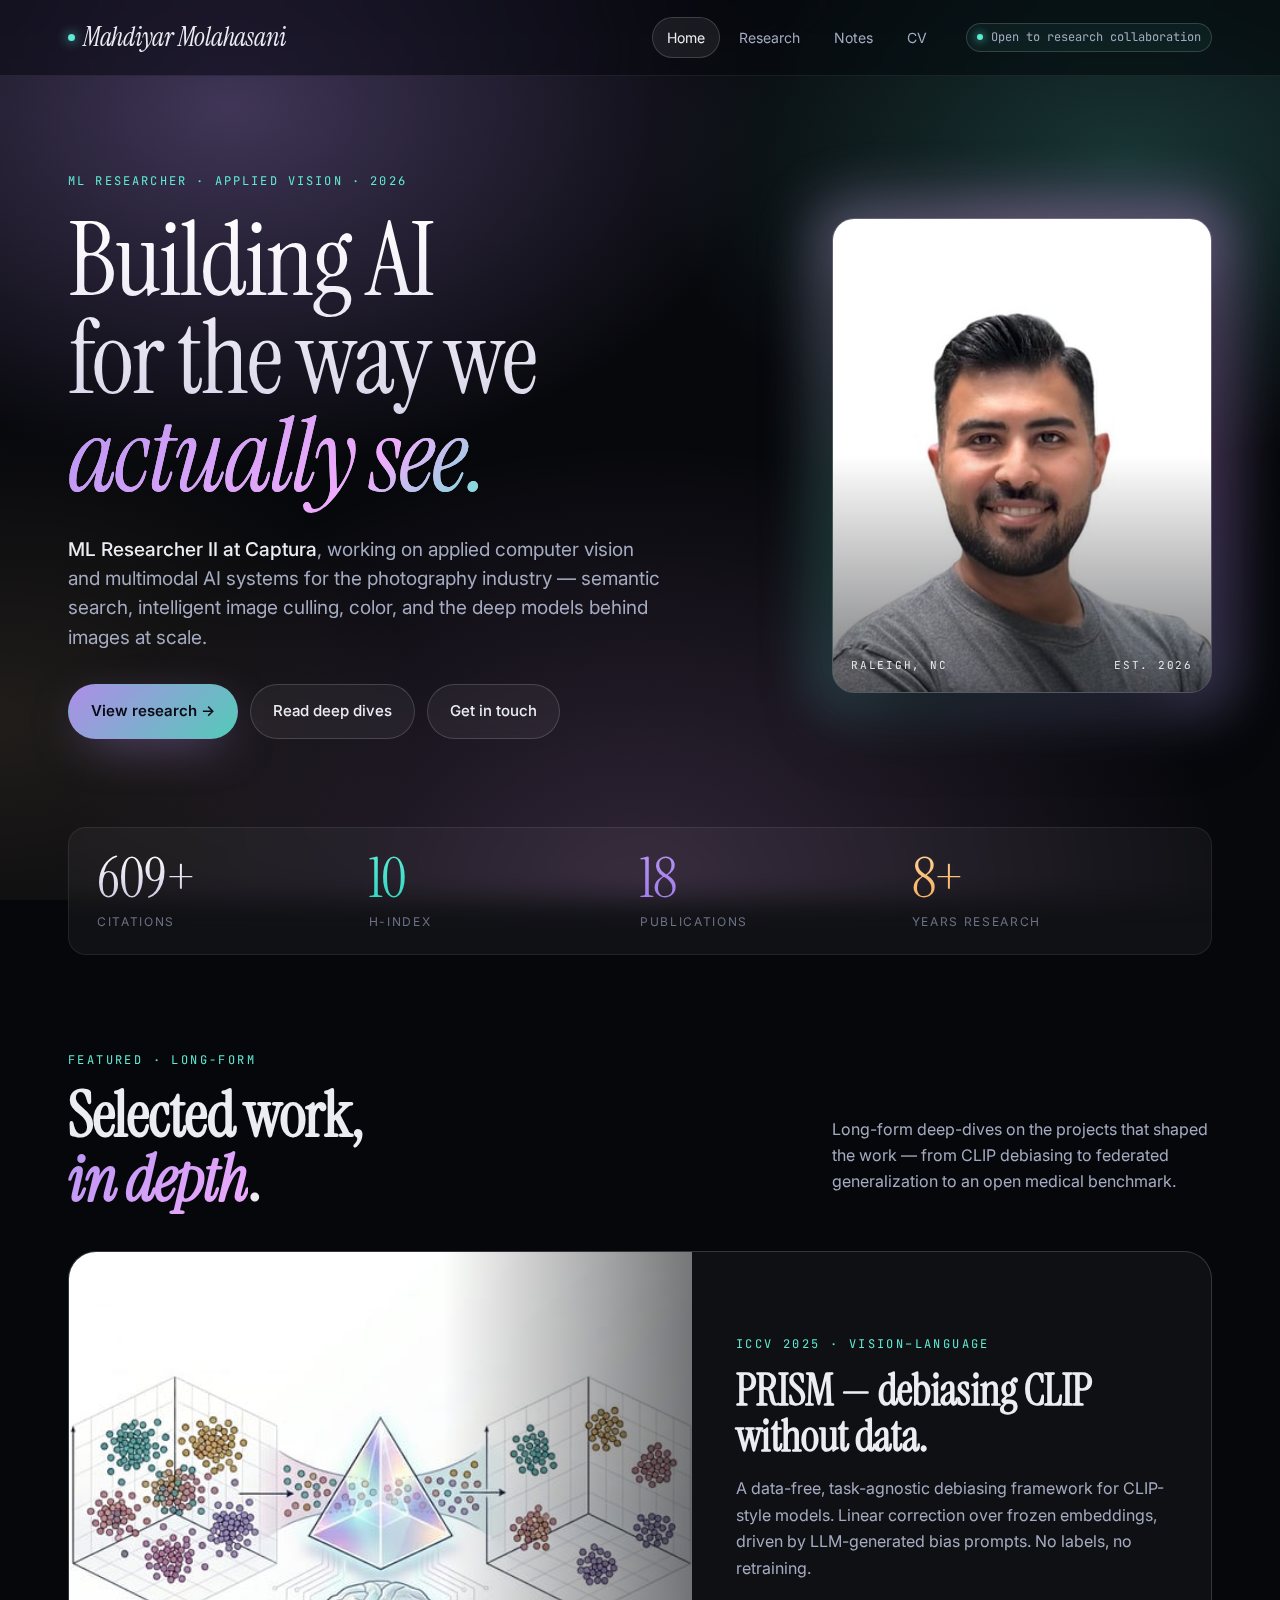
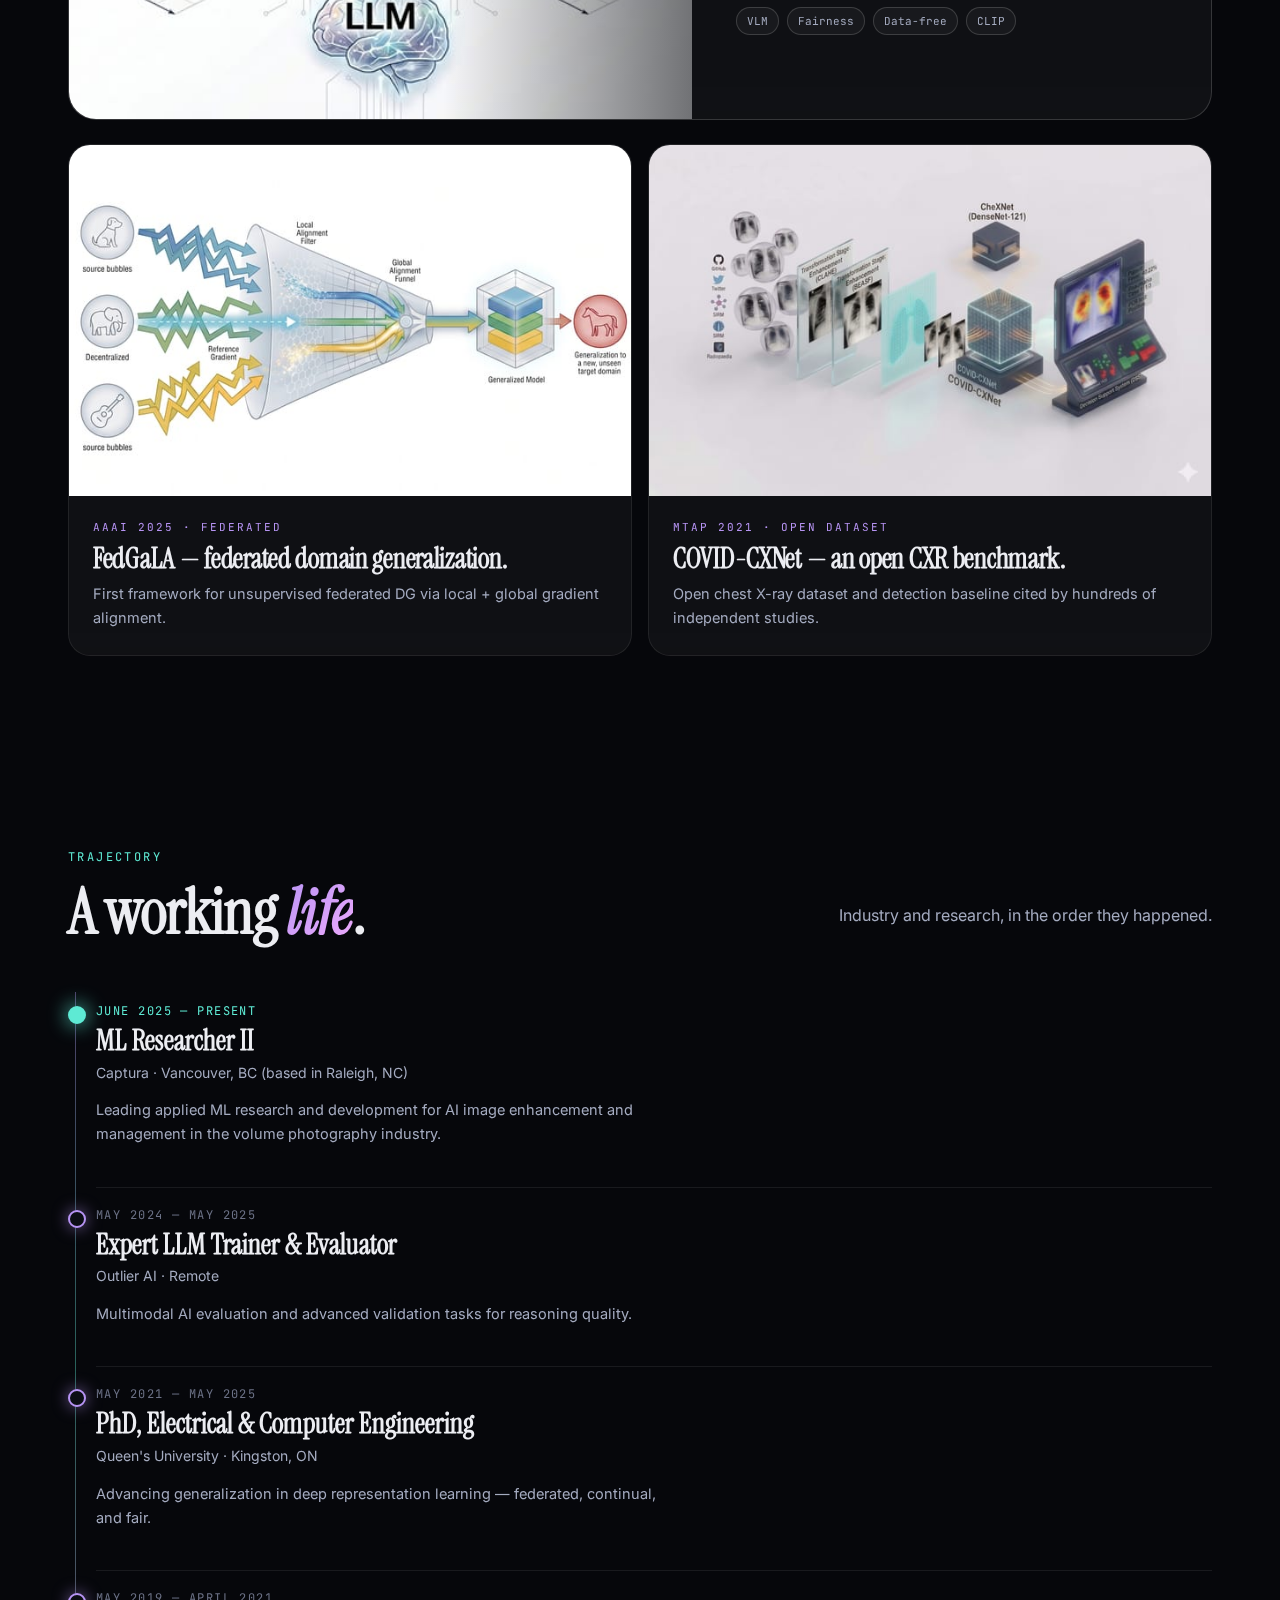
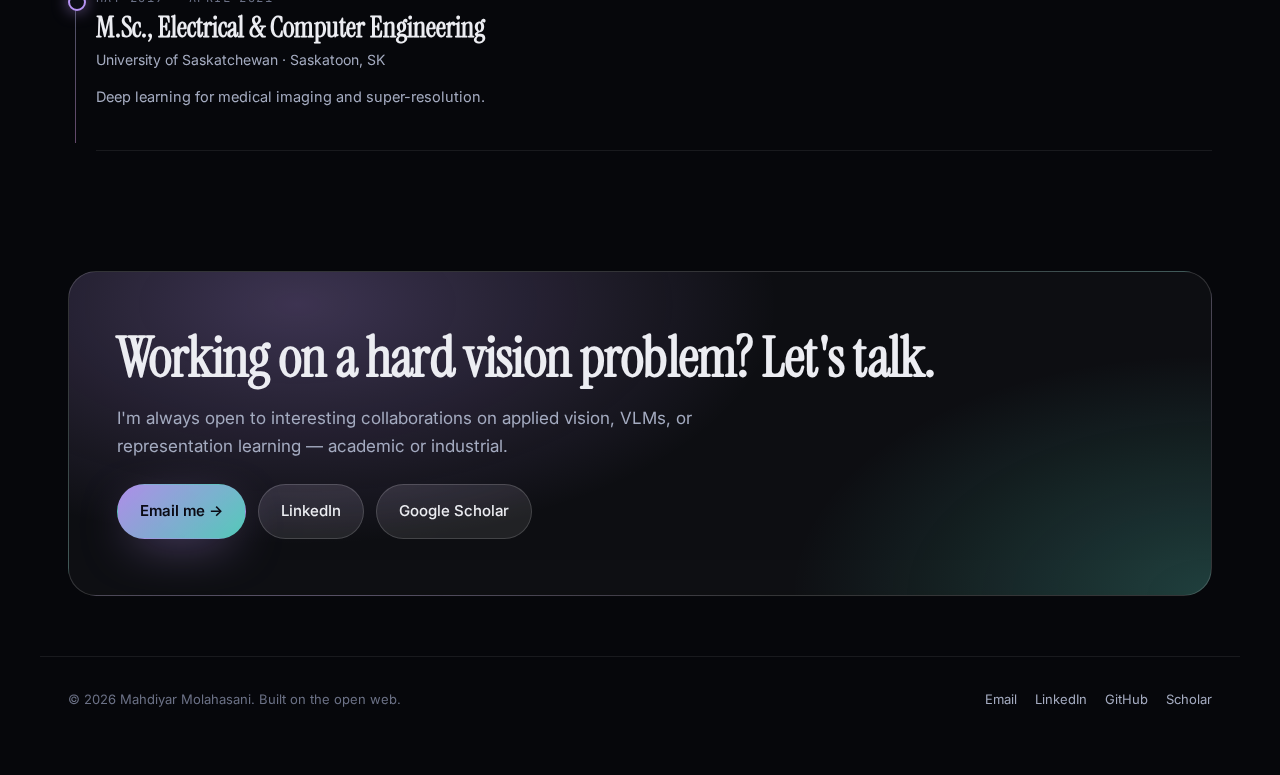
<file: mockups/04-cinematic.html>
<!doctype html>
<html lang="en">
  <head>
    <meta charset="UTF-8" />
    <meta name="viewport" content="width=device-width, initial-scale=1.0" />
    <title>Mockup 04 — Cinematic / Atmospheric</title>
    <link rel="preconnect" href="https://fonts.googleapis.com" />
    <link rel="preconnect" href="https://fonts.gstatic.com" crossorigin />
    <link
      href="https://fonts.googleapis.com/css2?family=Instrument+Serif:ital@0;1&family=Inter:wght@300;400;500;600;700&family=JetBrains+Mono:wght@400;500&display=swap"
      rel="stylesheet"
    />
    <style>
      :root {
        --bg: #06070b;
        --bg-2: #0c0e15;
        --panel: rgba(255, 255, 255, 0.04);
        --panel-2: rgba(255, 255, 255, 0.06);
        --rule: rgba(255, 255, 255, 0.08);
        --rule-2: rgba(255, 255, 255, 0.16);
        --text: #ecedf2;
        --text-dim: #a4abc0;
        --text-muted: #6b7186;
        --accent: #b794f4; /* lavender */
        --accent-2: #5eead4; /* teal */
        --accent-3: #f0abfc; /* pink */
        --warm: #ffd49a;
      }
      * {
        box-sizing: border-box;
      }
      html,
      body {
        margin: 0;
        padding: 0;
      }
      body {
        background: var(--bg);
        color: var(--text);
        font-family: "Inter", sans-serif;
        font-size: 16px;
        line-height: 1.65;
        overflow-x: hidden;
      }
      a {
        color: var(--accent-2);
        text-decoration: none;
      }
      a:hover {
        color: var(--accent-3);
      }

      /* Atmospheric background — animated gradient mesh */
      .bg {
        position: fixed;
        inset: 0;
        z-index: -2;
        background:
          radial-gradient(900px 600px at 18% 12%, rgba(183, 148, 244, 0.32), transparent 60%),
          radial-gradient(800px 500px at 88% 18%, rgba(94, 234, 212, 0.2), transparent 60%),
          radial-gradient(900px 700px at 50% 100%, rgba(240, 171, 252, 0.18), transparent 65%),
          radial-gradient(700px 500px at 0% 80%, rgba(255, 212, 154, 0.1), transparent 60%), var(--bg);
        animation: drift 22s ease-in-out infinite alternate;
      }
      @keyframes drift {
        0% {
          transform: translate3d(0, 0, 0) scale(1);
          filter: hue-rotate(0deg);
        }
        100% {
          transform: translate3d(-30px, -20px, 0) scale(1.05);
          filter: hue-rotate(20deg);
        }
      }
      .grain {
        position: fixed;
        inset: 0;
        z-index: -1;
        pointer-events: none;
        opacity: 0.06;
        mix-blend-mode: overlay;
        background-image: url("data:image/svg+xml;utf8,<svg xmlns='http://www.w3.org/2000/svg' width='160' height='160'><filter id='n'><feTurbulence type='fractalNoise' baseFrequency='0.9' numOctaves='2'/></filter><rect width='100%' height='100%' filter='url(%23n)' opacity='1'/></svg>");
      }

      /* Header */
      .header {
        position: sticky;
        top: 0;
        z-index: 50;
        backdrop-filter: blur(18px) saturate(140%);
        -webkit-backdrop-filter: blur(18px) saturate(140%);
        background: rgba(6, 7, 11, 0.55);
        border-bottom: 1px solid var(--rule);
      }
      .header-inner {
        max-width: 1200px;
        margin: 0 auto;
        padding: 16px 28px;
        display: flex;
        align-items: center;
        gap: 24px;
      }
      .brand {
        font-family: "Instrument Serif", serif;
        font-style: italic;
        font-size: 26px;
        letter-spacing: -0.01em;
      }
      .brand .dot {
        display: inline-block;
        width: 7px;
        height: 7px;
        border-radius: 50%;
        background: var(--accent-2);
        box-shadow: 0 0 12px var(--accent-2);
        margin-right: 8px;
        vertical-align: 0.18em;
      }
      .nav-links {
        margin-left: auto;
        display: flex;
        gap: 4px;
      }
      .nav-links a {
        padding: 8px 14px;
        font-size: 14px;
        color: var(--text-dim);
        border-radius: 999px;
        border: 1px solid transparent;
      }
      .nav-links a:hover {
        color: var(--text);
        background: rgba(255, 255, 255, 0.06);
        border-color: var(--rule);
      }
      .nav-links a.is-current {
        color: var(--text);
        background: rgba(255, 255, 255, 0.07);
        border-color: var(--rule-2);
      }
      .availability {
        font-family: "JetBrains Mono", monospace;
        font-size: 12px;
        color: var(--text-dim);
        padding: 4px 10px;
        border-radius: 999px;
        border: 1px solid var(--rule-2);
        background: rgba(94, 234, 212, 0.06);
      }
      .availability::before {
        content: "";
        display: inline-block;
        width: 6px;
        height: 6px;
        border-radius: 50%;
        background: var(--accent-2);
        margin-right: 8px;
        vertical-align: 1px;
        box-shadow: 0 0 8px var(--accent-2);
        animation: pulse 1.6s ease-in-out infinite;
      }
      @keyframes pulse {
        50% {
          opacity: 0.4;
        }
      }

      .container {
        max-width: 1200px;
        margin: 0 auto;
        padding: 0 28px;
      }

      /* Hero */
      .hero {
        padding: 96px 0 64px;
        display: grid;
        grid-template-columns: 1.45fr 1fr;
        gap: 56px;
        align-items: center;
      }
      .eyebrow {
        font-family: "JetBrains Mono", monospace;
        font-size: 12px;
        letter-spacing: 0.18em;
        text-transform: uppercase;
        color: var(--accent-2);
        margin-bottom: 20px;
      }
      .display {
        font-family: "Instrument Serif", serif;
        font-weight: 400;
        font-size: clamp(56px, 8vw, 120px);
        line-height: 0.96;
        letter-spacing: -0.02em;
        margin: 0 0 28px;
        background: linear-gradient(180deg, #ffffff 0%, #c8c2e0 100%);
        -webkit-background-clip: text;
        background-clip: text;
        color: transparent;
      }
      .display em {
        font-style: italic;
        background: linear-gradient(135deg, var(--accent), var(--accent-3) 70%, var(--accent-2));
        -webkit-background-clip: text;
        background-clip: text;
        color: transparent;
      }
      .lede {
        font-size: 19px;
        color: var(--text-dim);
        max-width: 50ch;
        line-height: 1.55;
        margin: 0 0 32px;
      }
      .lede b {
        color: var(--text);
        font-weight: 500;
      }
      .actions {
        display: flex;
        gap: 12px;
        flex-wrap: wrap;
      }
      .btn {
        display: inline-flex;
        align-items: center;
        gap: 10px;
        padding: 14px 22px;
        border-radius: 999px;
        font-size: 15px;
        font-weight: 500;
        border: 1px solid var(--rule-2);
        background: rgba(255, 255, 255, 0.05);
        color: var(--text);
        backdrop-filter: blur(8px);
        transition:
          transform 0.25s,
          background 0.25s,
          border-color 0.25s,
          box-shadow 0.25s;
      }
      .btn:hover {
        transform: translateY(-2px);
        background: rgba(255, 255, 255, 0.09);
        color: var(--text);
        border-color: rgba(255, 255, 255, 0.28);
      }
      .btn.primary {
        background: linear-gradient(135deg, rgba(183, 148, 244, 0.95), rgba(94, 234, 212, 0.85));
        color: #0a0a14;
        font-weight: 600;
        border-color: transparent;
        box-shadow: 0 14px 50px -16px rgba(183, 148, 244, 0.65);
      }
      .btn.primary:hover {
        color: #0a0a14;
        box-shadow: 0 18px 60px -14px rgba(183, 148, 244, 0.85);
      }

      /* Hero portrait with glow + gradient ring */
      .portrait {
        position: relative;
        justify-self: end;
      }
      .portrait .ring {
        position: absolute;
        inset: -18px;
        border-radius: 28px;
        background: conic-gradient(
          from 120deg,
          rgba(183, 148, 244, 0.6),
          rgba(94, 234, 212, 0.4),
          rgba(240, 171, 252, 0.6),
          rgba(183, 148, 244, 0.6)
        );
        filter: blur(28px);
        opacity: 0.7;
        animation: spin 14s linear infinite;
      }
      @keyframes spin {
        to {
          transform: rotate(360deg);
        }
      }
      .portrait .frame {
        position: relative;
        width: 380px;
        max-width: 80vw;
        aspect-ratio: 4/5;
        border-radius: 22px;
        overflow: hidden;
        border: 1px solid var(--rule-2);
        box-shadow: 0 30px 80px -20px rgba(0, 0, 0, 0.7);
      }
      .portrait .frame img {
        width: 100%;
        height: 100%;
        object-fit: cover;
        display: block;
      }
      .portrait .frame::after {
        content: "";
        position: absolute;
        inset: 0;
        background: linear-gradient(180deg, transparent 50%, rgba(6, 7, 11, 0.55) 100%);
      }
      .portrait .meta {
        position: absolute;
        left: 18px;
        bottom: 18px;
        right: 18px;
        font-family: "JetBrains Mono", monospace;
        font-size: 11px;
        letter-spacing: 0.16em;
        text-transform: uppercase;
        color: rgba(255, 255, 255, 0.85);
        z-index: 2;
        display: flex;
        justify-content: space-between;
      }

      /* Stats — glass panel */
      .stats {
        margin-top: 24px;
        background: var(--panel);
        border: 1px solid var(--rule);
        border-radius: 18px;
        padding: 22px 28px;
        display: grid;
        grid-template-columns: repeat(4, 1fr);
        backdrop-filter: blur(14px);
      }
      .stat .n {
        font-family: "Instrument Serif", serif;
        font-size: 56px;
        line-height: 1;
        letter-spacing: -0.02em;
        background: linear-gradient(180deg, #ffffff, #c8c2e0);
        -webkit-background-clip: text;
        background-clip: text;
        color: transparent;
      }
      .stat:nth-child(2) .n {
        background: linear-gradient(180deg, var(--accent-2), #2dd4bf);
        -webkit-background-clip: text;
        background-clip: text;
        color: transparent;
      }
      .stat:nth-child(3) .n {
        background: linear-gradient(180deg, var(--accent), #9f7aea);
        -webkit-background-clip: text;
        background-clip: text;
        color: transparent;
      }
      .stat:nth-child(4) .n {
        background: linear-gradient(180deg, var(--warm), #f6ad55);
        -webkit-background-clip: text;
        background-clip: text;
        color: transparent;
      }
      .stat .l {
        font-size: 12px;
        color: var(--text-muted);
        letter-spacing: 0.14em;
        text-transform: uppercase;
        margin-top: 6px;
      }

      /* Section pattern */
      .section {
        padding: 96px 0;
      }
      .section-head {
        display: flex;
        justify-content: space-between;
        align-items: end;
        gap: 32px;
        margin-bottom: 40px;
        flex-wrap: wrap;
      }
      .section-eyebrow {
        font-family: "JetBrains Mono", monospace;
        font-size: 12px;
        letter-spacing: 0.2em;
        text-transform: uppercase;
        color: var(--accent-2);
        margin-bottom: 12px;
      }
      .section-title {
        font-family: "Instrument Serif", serif;
        font-size: clamp(40px, 5vw, 68px);
        line-height: 1;
        letter-spacing: -0.02em;
        margin: 0;
        max-width: 18ch;
      }
      .section-title em {
        font-style: italic;
        background: linear-gradient(135deg, var(--accent), var(--accent-3));
        -webkit-background-clip: text;
        background-clip: text;
        color: transparent;
      }
      .section-deck {
        font-size: 16px;
        color: var(--text-dim);
        max-width: 38ch;
      }

      /* Featured project showcase — large hero card */
      .feature-card {
        position: relative;
        border-radius: 28px;
        overflow: hidden;
        border: 1px solid var(--rule-2);
        background: var(--panel);
        backdrop-filter: blur(14px);
        display: grid;
        grid-template-columns: 1.2fr 1fr;
        align-items: stretch;
        margin-bottom: 24px;
      }
      .feature-card .media {
        position: relative;
        aspect-ratio: 4/3;
        overflow: hidden;
      }
      .feature-card .media img {
        width: 100%;
        height: 100%;
        object-fit: cover;
        transition: transform 1.2s ease;
      }
      .feature-card:hover .media img {
        transform: scale(1.04);
      }
      .feature-card .media::after {
        content: "";
        position: absolute;
        inset: 0;
        background: linear-gradient(90deg, transparent 60%, rgba(6, 7, 11, 0.55) 100%);
      }
      .feature-card .body {
        padding: 40px 44px;
        display: flex;
        flex-direction: column;
        justify-content: center;
      }
      .feature-card h3 {
        font-family: "Instrument Serif", serif;
        font-size: 44px;
        line-height: 1.05;
        letter-spacing: -0.015em;
        margin: 12px 0 16px;
      }
      .feature-card p {
        color: var(--text-dim);
        font-size: 16px;
        margin: 0 0 12px;
      }
      .feature-card .pillrow {
        display: flex;
        gap: 8px;
        flex-wrap: wrap;
        margin-top: 14px;
      }
      .pill {
        font-family: "JetBrains Mono", monospace;
        font-size: 11px;
        padding: 4px 10px;
        border-radius: 999px;
        border: 1px solid var(--rule-2);
        color: var(--text-dim);
        background: rgba(255, 255, 255, 0.04);
      }

      /* Smaller project grid */
      .proj-grid {
        display: grid;
        grid-template-columns: repeat(2, 1fr);
        gap: 16px;
      }
      .proj {
        position: relative;
        border-radius: 22px;
        overflow: hidden;
        border: 1px solid var(--rule);
        background: var(--panel);
        backdrop-filter: blur(10px);
        text-decoration: none;
        color: var(--text);
        display: flex;
        flex-direction: column;
        transition:
          transform 0.35s,
          border-color 0.35s,
          box-shadow 0.35s;
      }
      .proj:hover {
        transform: translateY(-4px);
        border-color: var(--rule-2);
        box-shadow: 0 30px 80px -30px rgba(183, 148, 244, 0.45);
      }
      .proj .media {
        aspect-ratio: 16/10;
        overflow: hidden;
        position: relative;
      }
      .proj .media img {
        width: 100%;
        height: 100%;
        object-fit: cover;
      }
      .proj .body {
        padding: 22px 24px 26px;
      }
      .proj .ey {
        font-family: "JetBrains Mono", monospace;
        font-size: 11px;
        letter-spacing: 0.18em;
        text-transform: uppercase;
        color: var(--accent);
        margin-bottom: 8px;
      }
      .proj h4 {
        font-family: "Instrument Serif", serif;
        font-size: 28px;
        line-height: 1.05;
        margin: 0 0 8px;
        letter-spacing: -0.01em;
      }
      .proj p {
        font-size: 14.5px;
        color: var(--text-dim);
        margin: 0;
      }

      /* Timeline */
      .timeline {
        position: relative;
        padding-left: 28px;
      }
      .timeline::before {
        content: "";
        position: absolute;
        left: 7px;
        top: 8px;
        bottom: 8px;
        width: 1px;
        background: linear-gradient(180deg, var(--accent), var(--accent-2), var(--accent-3));
        opacity: 0.4;
      }
      .tl {
        position: relative;
        padding: 18px 0 26px;
        border-bottom: 1px solid var(--rule);
      }
      .tl::before {
        content: "";
        position: absolute;
        left: -28px;
        top: 22px;
        width: 14px;
        height: 14px;
        border-radius: 50%;
        background: var(--bg-2);
        border: 2px solid var(--accent);
        box-shadow: 0 0 16px rgba(183, 148, 244, 0.6);
      }
      .tl.now::before {
        background: var(--accent-2);
        border-color: var(--accent-2);
        box-shadow: 0 0 20px var(--accent-2);
      }
      .tl-when {
        font-family: "JetBrains Mono", monospace;
        font-size: 12px;
        color: var(--text-muted);
        letter-spacing: 0.12em;
        text-transform: uppercase;
      }
      .tl.now .tl-when {
        color: var(--accent-2);
      }
      .tl-role {
        font-family: "Instrument Serif", serif;
        font-size: 28px;
        line-height: 1.1;
        margin: 4px 0 4px;
      }
      .tl-org {
        color: var(--text-dim);
        font-size: 14px;
        margin: 0 0 8px;
      }
      .tl-note {
        color: var(--text-dim);
        font-size: 14.5px;
        max-width: 65ch;
      }

      /* CTA */
      .cta-card {
        margin: 24px 0 60px;
        padding: 56px 48px;
        border-radius: 28px;
        position: relative;
        overflow: hidden;
        border: 1px solid var(--rule-2);
        background:
          radial-gradient(800px 400px at 20% 10%, rgba(183, 148, 244, 0.28), transparent 60%),
          radial-gradient(700px 400px at 100% 100%, rgba(94, 234, 212, 0.22), transparent 60%),
          rgba(255, 255, 255, 0.03);
        backdrop-filter: blur(16px);
      }
      .cta-card h2 {
        font-family: "Instrument Serif", serif;
        font-size: clamp(36px, 4.5vw, 56px);
        line-height: 1.05;
        margin: 0 0 18px;
        letter-spacing: -0.015em;
      }
      .cta-card p {
        color: var(--text-dim);
        font-size: 17px;
        max-width: 60ch;
        margin: 0 0 24px;
      }

      footer {
        padding: 32px 28px 64px;
        border-top: 1px solid var(--rule);
        display: flex;
        justify-content: space-between;
        gap: 16px;
        font-size: 13px;
        color: var(--text-muted);
        max-width: 1200px;
        margin: 0 auto;
      }
      footer .links a {
        color: var(--text-dim);
        margin-left: 18px;
      }

      @media (max-width: 880px) {
        .hero {
          grid-template-columns: 1fr;
        }
        .portrait {
          justify-self: start;
        }
        .portrait .frame {
          width: 280px;
        }
        .stats {
          grid-template-columns: repeat(2, 1fr);
          gap: 16px;
        }
        .feature-card {
          grid-template-columns: 1fr;
        }
        .proj-grid {
          grid-template-columns: 1fr;
        }
      }
    </style>
  </head>
  <body>
    <div class="bg"></div>
    <div class="grain"></div>

    <header class="header">
      <div class="header-inner">
        <span class="brand"><span class="dot"></span>Mahdiyar Molahasani</span>
        <nav class="nav-links">
          <a class="is-current" href="#">Home</a>
          <a href="#">Research</a>
          <a href="#">Notes</a>
          <a href="#">CV</a>
        </nav>
        <span class="availability">Open to research collaboration</span>
      </div>
    </header>

    <main class="container">
      <section class="hero">
        <div>
          <div class="eyebrow">ML Researcher · Applied Vision · 2026</div>
          <h1 class="display">Building AI<br />for the way we<br /><em>actually see.</em></h1>
          <p class="lede">
            <b>ML Researcher II at Captura</b>, working on applied computer vision and multimodal AI systems for the
            photography industry — semantic search, intelligent image culling, color, and the deep models behind images
            at scale.
          </p>
          <div class="actions">
            <a class="btn primary" href="#">View research →</a>
            <a class="btn" href="#">Read deep dives</a>
            <a class="btn" href="mailto:m.molahasani.m@gmail.com">Get in touch</a>
          </div>
        </div>

        <div class="portrait">
          <div class="ring"></div>
          <div class="frame">
            <img src="../images/me2-480.jpeg" alt="Mahdiyar Molahasani" />
            <div class="meta">
              <span>Raleigh, NC</span>
              <span>est. 2026</span>
            </div>
          </div>
        </div>
      </section>

      <div class="stats">
        <div class="stat">
          <div class="n">609+</div>
          <div class="l">Citations</div>
        </div>
        <div class="stat">
          <div class="n">10</div>
          <div class="l">H-Index</div>
        </div>
        <div class="stat">
          <div class="n">18</div>
          <div class="l">Publications</div>
        </div>
        <div class="stat">
          <div class="n">8+</div>
          <div class="l">Years Research</div>
        </div>
      </div>

      <section class="section">
        <div class="section-head">
          <div>
            <div class="section-eyebrow">Featured · Long-form</div>
            <h2 class="section-title">Selected work,<br /><em>in depth</em>.</h2>
          </div>
          <p class="section-deck">
            Long-form deep-dives on the projects that shaped the work — from CLIP debiasing to federated generalization
            to an open medical benchmark.
          </p>
        </div>

        <a class="feature-card" href="#" style="text-decoration: none; color: inherit">
          <div class="media"><img src="../images/PRISM_cover_sqr-640.jpeg" alt="PRISM" /></div>
          <div class="body">
            <div class="section-eyebrow" style="margin-bottom: 0">ICCV 2025 · Vision–Language</div>
            <h3>PRISM — debiasing CLIP without data.</h3>
            <p>
              A data-free, task-agnostic debiasing framework for CLIP-style models. Linear correction over frozen
              embeddings, driven by LLM-generated bias prompts. No labels, no retraining.
            </p>
            <div class="pillrow">
              <span class="pill">VLM</span>
              <span class="pill">Fairness</span>
              <span class="pill">Data-free</span>
              <span class="pill">CLIP</span>
            </div>
          </div>
        </a>

        <div class="proj-grid">
          <a class="proj" href="#">
            <div class="media"><img src="../images/FedGaLA_nb-640.jpeg" alt="FedGaLA" /></div>
            <div class="body">
              <div class="ey">AAAI 2025 · Federated</div>
              <h4>FedGaLA — federated domain generalization.</h4>
              <p>First framework for unsupervised federated DG via local + global gradient alignment.</p>
            </div>
          </a>
          <a class="proj" href="#">
            <div class="media"><img src="../images/covid-640.jpeg" alt="COVID-CXNet" /></div>
            <div class="body">
              <div class="ey">MTAP 2021 · Open Dataset</div>
              <h4>COVID-CXNet — an open CXR benchmark.</h4>
              <p>Open chest X-ray dataset and detection baseline cited by hundreds of independent studies.</p>
            </div>
          </a>
        </div>
      </section>

      <section class="section">
        <div class="section-head">
          <div>
            <div class="section-eyebrow">Trajectory</div>
            <h2 class="section-title">A working <em>life</em>.</h2>
          </div>
          <p class="section-deck">Industry and research, in the order they happened.</p>
        </div>

        <div class="timeline">
          <div class="tl now">
            <div class="tl-when">June 2025 — Present</div>
            <h3 class="tl-role">ML Researcher II</h3>
            <p class="tl-org">Captura · Vancouver, BC (based in Raleigh, NC)</p>
            <p class="tl-note">
              Leading applied ML research and development for AI image enhancement and management in the volume
              photography industry.
            </p>
          </div>
          <div class="tl">
            <div class="tl-when">May 2024 — May 2025</div>
            <h3 class="tl-role">Expert LLM Trainer &amp; Evaluator</h3>
            <p class="tl-org">Outlier AI · Remote</p>
            <p class="tl-note">Multimodal AI evaluation and advanced validation tasks for reasoning quality.</p>
          </div>
          <div class="tl">
            <div class="tl-when">May 2021 — May 2025</div>
            <h3 class="tl-role">PhD, Electrical &amp; Computer Engineering</h3>
            <p class="tl-org">Queen's University · Kingston, ON</p>
            <p class="tl-note">
              Advancing generalization in deep representation learning — federated, continual, and fair.
            </p>
          </div>
          <div class="tl">
            <div class="tl-when">May 2019 — April 2021</div>
            <h3 class="tl-role">M.Sc., Electrical &amp; Computer Engineering</h3>
            <p class="tl-org">University of Saskatchewan · Saskatoon, SK</p>
            <p class="tl-note">Deep learning for medical imaging and super-resolution.</p>
          </div>
        </div>
      </section>

      <div class="cta-card">
        <h2>Working on a hard vision problem? Let's talk.</h2>
        <p>
          I'm always open to interesting collaborations on applied vision, VLMs, or representation learning — academic
          or industrial.
        </p>
        <div class="actions">
          <a class="btn primary" href="mailto:m.molahasani.m@gmail.com">Email me →</a>
          <a class="btn" href="#">LinkedIn</a>
          <a class="btn" href="#">Google Scholar</a>
        </div>
      </div>
    </main>

    <footer>
      <span>© 2026 Mahdiyar Molahasani. Built on the open web.</span>
      <span class="links"
        ><a href="#">Email</a><a href="#">LinkedIn</a><a href="#">GitHub</a><a href="#">Scholar</a></span
      >
    </footer>
  </body>
</html>
</file>
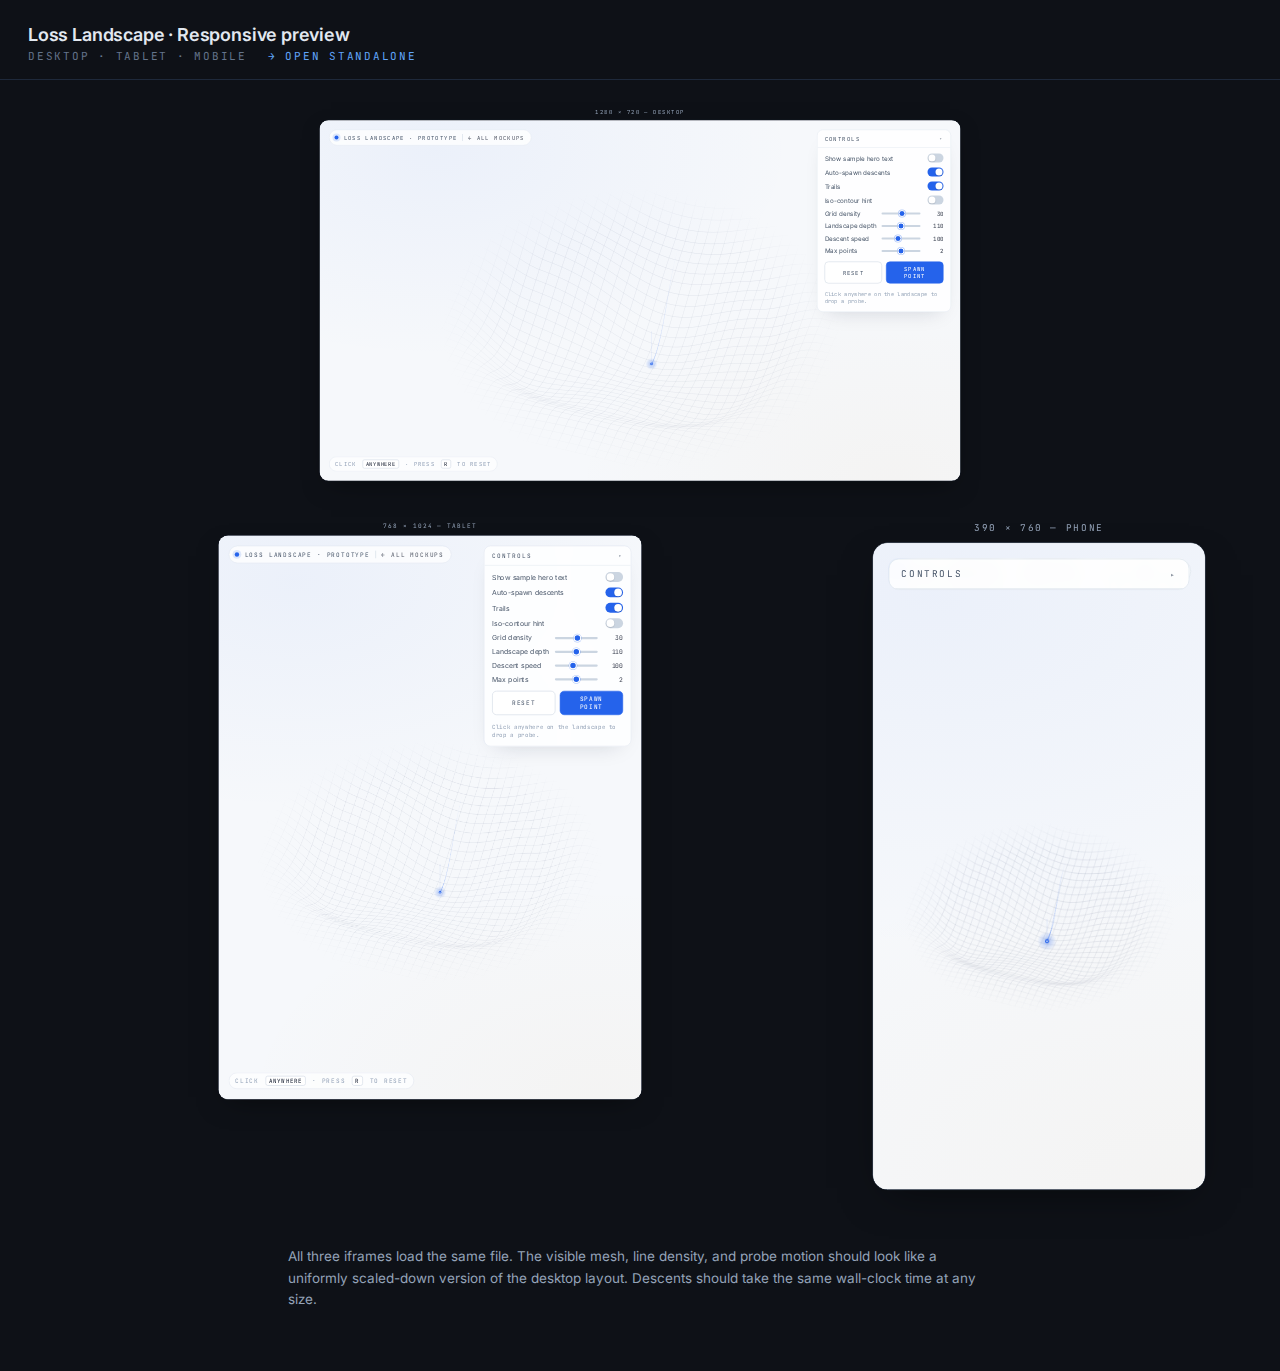
<file: mockups/loss-landscape-responsive.html>
<!doctype html>
<html lang="en">
  <head>
    <meta charset="UTF-8" />
    <meta name="viewport" content="width=device-width, initial-scale=1.0" />
    <title>Loss Landscape — Responsive preview</title>
    <meta name="robots" content="noindex,nofollow" />
    <link rel="preconnect" href="https://fonts.googleapis.com" />
    <link rel="preconnect" href="https://fonts.gstatic.com" crossorigin />
    <link
      href="https://fonts.googleapis.com/css2?family=Inter:wght@400;500;600&family=JetBrains+Mono:wght@400;500&display=swap"
      rel="stylesheet"
    />
    <style>
      * {
        box-sizing: border-box;
      }
      html,
      body {
        margin: 0;
        padding: 0;
      }
      body {
        font-family: "Inter", system-ui, sans-serif;
        background: #0e1117;
        color: #e2e8f0;
        min-height: 100vh;
      }
      header {
        padding: 24px 28px 16px;
        border-bottom: 1px solid #1e293b;
      }
      header h1 {
        margin: 0 0 4px;
        font-weight: 600;
        font-size: 18px;
        letter-spacing: -0.01em;
      }
      header p {
        margin: 0;
        font-family: "JetBrains Mono", monospace;
        font-size: 11px;
        letter-spacing: 0.16em;
        text-transform: uppercase;
        color: #64748b;
      }
      header a {
        color: #60a5fa;
        text-decoration: none;
        margin-left: 12px;
      }
      .stage {
        display: flex;
        gap: 28px;
        padding: 28px;
        align-items: flex-start;
        flex-wrap: wrap;
        justify-content: center;
      }
      .device {
        display: flex;
        flex-direction: column;
        align-items: center;
        gap: 10px;
      }
      .device .label {
        font-family: "JetBrains Mono", monospace;
        font-size: 11px;
        letter-spacing: 0.18em;
        text-transform: uppercase;
        color: #94a3b8;
      }
      .device .frame {
        background: #fff;
        border-radius: 18px;
        overflow: hidden;
        box-shadow: 0 18px 50px -20px rgba(0, 0, 0, 0.55);
        border: 1px solid #1e293b;
      }
      .device iframe {
        display: block;
        border: 0;
        background: #f6f8fb;
      }
      .desktop iframe {
        width: 1280px;
        height: 720px;
      }
      .tablet iframe {
        width: 768px;
        height: 1024px;
      }
      .mobile iframe {
        width: 390px;
        height: 760px;
      }
      /* Scale-to-fit so all three fit on a desktop monitor at once */
      .desktop {
        transform: scale(0.5);
        transform-origin: top center;
        margin-bottom: -360px; /* compensate for scale */
      }
      .tablet {
        transform: scale(0.55);
        transform-origin: top center;
        margin-bottom: -460px;
      }
      .mobile {
        transform: scale(0.85);
        transform-origin: top center;
        margin-bottom: -114px;
      }
      .legend {
        max-width: 760px;
        margin: 0 auto;
        padding: 24px 28px 60px;
        color: #94a3b8;
        font-size: 13.5px;
        line-height: 1.6;
      }
      .legend code {
        background: #1e293b;
        color: #e2e8f0;
        padding: 1px 6px;
        border-radius: 4px;
        font-family: "JetBrains Mono", monospace;
        font-size: 12px;
      }
    </style>
  </head>
  <body>
    <header>
      <h1>Loss Landscape · Responsive preview</h1>
      <p>
        desktop · tablet · mobile
        <a href="loss-landscape.html">→ open standalone</a>
      </p>
    </header>

    <div class="stage">
      <div class="device desktop">
        <span class="label">1280 × 720 — desktop</span>
        <div class="frame">
          <iframe src="loss-landscape.html" title="Desktop"></iframe>
        </div>
      </div>
      <div class="device tablet">
        <span class="label">768 × 1024 — tablet</span>
        <div class="frame">
          <iframe src="loss-landscape.html" title="Tablet"></iframe>
        </div>
      </div>
      <div class="device mobile">
        <span class="label">390 × 760 — phone</span>
        <div class="frame">
          <iframe src="loss-landscape.html" title="Phone"></iframe>
        </div>
      </div>
    </div>

    <div class="legend">
      All three iframes load the same file. The visible mesh, line density, and probe motion should look like a
      uniformly scaled-down version of the desktop layout. Descents should take the same wall-clock time at any size.
    </div>
  </body>
</html>
</file>
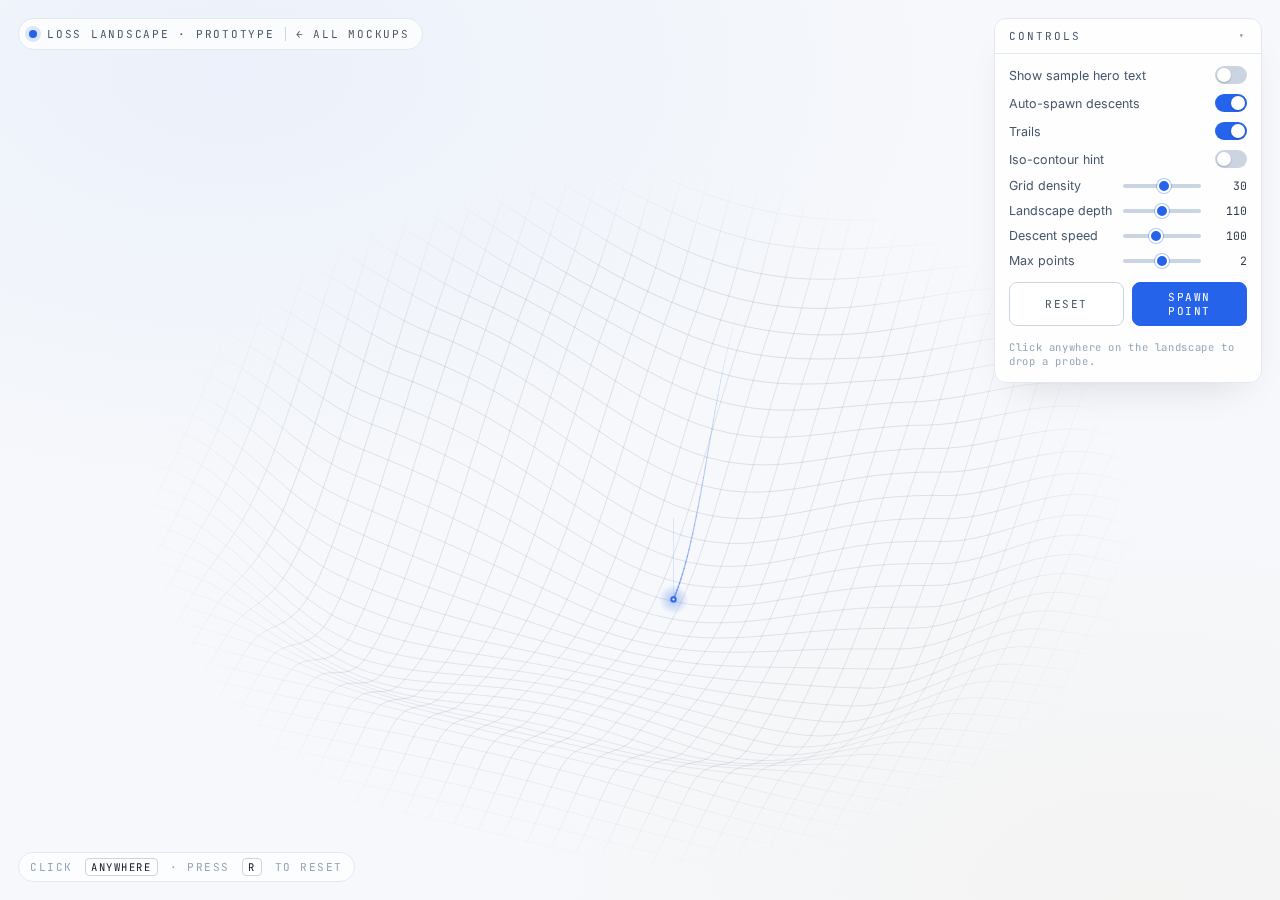
<file: mockups/loss-landscape.html>
<!doctype html>
<html lang="en">
  <head>
    <meta charset="UTF-8" />
    <meta name="viewport" content="width=device-width, initial-scale=1.0" />
    <title>Loss Landscape — Prototype · Invisible Intelligence</title>
    <meta name="robots" content="noindex,nofollow" />

    <link rel="preconnect" href="https://fonts.googleapis.com" />
    <link rel="preconnect" href="https://fonts.gstatic.com" crossorigin />
    <link
      href="https://fonts.googleapis.com/css2?family=Inter:wght@400;500;600;700&family=Outfit:wght@500;600;700&family=JetBrains+Mono:wght@400;500&display=swap"
      rel="stylesheet"
    />

    <style>
      /* ----------------------------------------------------------------
         Tokens — light, premium, designed to sit behind navy hero text.
         ---------------------------------------------------------------- */
      :root {
        --bg: #f6f8fb;
        --bg-2: #eef2f7;
        --ink: #0f172a;
        --ink-soft: #475569;
        --ink-muted: #94a3b8;
        --line: #e2e8f0;
        --line-strong: #cbd5e1;
        --accent: #2563eb;
        --accent-2: #c2862a; /* warm gold for optional secondary points */
        --radius: 12px;
        --shadow: 0 18px 40px -22px rgba(15, 23, 42, 0.18);
      }

      * {
        box-sizing: border-box;
      }
      html,
      body {
        margin: 0;
        padding: 0;
        height: 100%;
      }
      body {
        font-family:
          "Inter",
          system-ui,
          -apple-system,
          sans-serif;
        background: var(--bg);
        color: var(--ink);
        -webkit-font-smoothing: antialiased;
        text-rendering: optimizeLegibility;
        overflow: hidden;
      }

      /* ----------------------------------------------------------------
         Stage — the canvas fills the viewport. The optional hero overlay
         demonstrates how the landscape looks BEHIND real hero text.
         ---------------------------------------------------------------- */
      .stage {
        position: fixed;
        inset: 0;
        background:
          radial-gradient(1200px 700px at 18% 8%, rgba(37, 99, 235, 0.05), transparent 60%),
          radial-gradient(1000px 600px at 90% 100%, rgba(194, 134, 42, 0.04), transparent 65%), var(--bg);
      }
      .stage canvas {
        position: absolute;
        inset: 0;
        width: 100%;
        height: 100%;
        display: block;
        cursor: crosshair;
        touch-action: manipulation;
      }

      /* Hero overlay — fake content to verify legibility against the bg */
      .hero {
        position: absolute;
        inset: 0;
        display: flex;
        align-items: center;
        justify-content: flex-start;
        padding: clamp(28px, 8vw, 120px);
        pointer-events: none; /* keep canvas interactive */
        z-index: 2;
        opacity: 0;
        transition: opacity 0.35s ease;
      }
      .hero[data-on="true"] {
        opacity: 1;
      }
      .hero-inner {
        max-width: 720px;
      }
      .eyebrow {
        font-family: "JetBrains Mono", ui-monospace, monospace;
        font-size: 11px;
        letter-spacing: 0.22em;
        text-transform: uppercase;
        color: var(--ink-muted);
        margin: 0 0 18px;
      }
      .eyebrow .dot {
        display: inline-block;
        width: 6px;
        height: 6px;
        border-radius: 50%;
        background: #16a34a;
        margin-right: 8px;
        vertical-align: middle;
        box-shadow: 0 0 0 4px rgba(22, 163, 74, 0.12);
      }
      .hero h1 {
        font-family: "Outfit", "Inter", sans-serif;
        font-weight: 600;
        font-size: clamp(40px, 6.4vw, 84px);
        line-height: 1.02;
        letter-spacing: -0.025em;
        margin: 0 0 22px;
        color: var(--ink);
      }
      .hero h1 em {
        font-style: normal;
        background: linear-gradient(135deg, #2563eb 0%, #c2862a 90%);
        -webkit-background-clip: text;
        background-clip: text;
        color: transparent;
      }
      .hero p {
        font-size: clamp(15px, 1.4vw, 18px);
        max-width: 56ch;
        color: var(--ink-soft);
        margin: 0 0 28px;
        line-height: 1.55;
      }

      /* ----------------------------------------------------------------
         Floating prototype chrome — labelled clearly so the user knows
         this is a sandbox, NOT integrated yet.
         ---------------------------------------------------------------- */
      .topbar {
        position: fixed;
        top: 18px;
        left: 18px;
        z-index: 5;
        display: flex;
        align-items: center;
        gap: 10px;
        padding: 8px 12px 8px 10px;
        background: rgba(255, 255, 255, 0.78);
        border: 1px solid var(--line);
        border-radius: 999px;
        backdrop-filter: blur(10px);
        -webkit-backdrop-filter: blur(10px);
        box-shadow: var(--shadow);
        font-family: "JetBrains Mono", ui-monospace, monospace;
        font-size: 11px;
        letter-spacing: 0.16em;
        text-transform: uppercase;
        color: var(--ink-soft);
      }
      .topbar .pulse {
        width: 8px;
        height: 8px;
        border-radius: 50%;
        background: var(--accent);
        box-shadow: 0 0 0 4px rgba(37, 99, 235, 0.14);
        animation: pulse 2.4s ease-in-out infinite;
      }
      @keyframes pulse {
        0%,
        100% {
          opacity: 0.6;
        }
        50% {
          opacity: 1;
        }
      }
      .topbar .sep {
        width: 1px;
        height: 14px;
        background: var(--line-strong);
      }
      .topbar a {
        color: var(--ink);
        text-decoration: none;
        opacity: 0.75;
        transition: opacity 0.2s;
      }
      .topbar a:hover {
        opacity: 1;
      }

      /* Controls panel — only for the prototype; trivially removable. */
      .panel {
        position: fixed;
        top: 18px;
        right: 18px;
        z-index: 5;
        width: 268px;
        background: rgba(255, 255, 255, 0.86);
        border: 1px solid var(--line);
        border-radius: var(--radius);
        backdrop-filter: blur(10px);
        -webkit-backdrop-filter: blur(10px);
        box-shadow: var(--shadow);
        font-size: 13px;
        color: var(--ink);
        overflow: hidden;
      }
      .panel-head {
        display: flex;
        align-items: center;
        justify-content: space-between;
        padding: 10px 14px;
        border-bottom: 1px solid var(--line);
        font-family: "JetBrains Mono", ui-monospace, monospace;
        font-size: 11px;
        letter-spacing: 0.18em;
        text-transform: uppercase;
        color: var(--ink-soft);
        cursor: pointer;
        user-select: none;
      }
      .panel-head .chev {
        transition: transform 0.2s;
        opacity: 0.6;
      }
      .panel[data-collapsed="true"] .panel-head .chev {
        transform: rotate(-90deg);
      }
      .panel[data-collapsed="true"] .panel-body {
        display: none;
      }
      .panel-body {
        padding: 12px 14px 14px;
        display: grid;
        gap: 10px;
      }
      .row {
        display: grid;
        grid-template-columns: 1fr auto;
        align-items: center;
        gap: 10px;
      }
      .row label {
        color: var(--ink-soft);
        font-size: 12.5px;
      }
      .row .val {
        font-family: "JetBrains Mono", ui-monospace, monospace;
        font-size: 11.5px;
        color: var(--ink);
        min-width: 36px;
        text-align: right;
        opacity: 0.85;
      }
      .row.range {
        grid-template-columns: 1fr 78px 36px;
      }
      input[type="range"] {
        -webkit-appearance: none;
        appearance: none;
        width: 100%;
        height: 4px;
        background: var(--line-strong);
        border-radius: 999px;
        outline: none;
        margin: 0;
      }
      input[type="range"]::-webkit-slider-thumb {
        -webkit-appearance: none;
        appearance: none;
        width: 14px;
        height: 14px;
        border-radius: 50%;
        background: var(--accent);
        cursor: pointer;
        border: 2px solid #fff;
        box-shadow: 0 0 0 1px rgba(37, 99, 235, 0.35);
      }
      input[type="range"]::-moz-range-thumb {
        width: 14px;
        height: 14px;
        border-radius: 50%;
        background: var(--accent);
        cursor: pointer;
        border: 2px solid #fff;
        box-shadow: 0 0 0 1px rgba(37, 99, 235, 0.35);
      }
      /* Tiny iOS-style switch */
      .switch {
        position: relative;
        width: 32px;
        height: 18px;
        border-radius: 999px;
        background: var(--line-strong);
        cursor: pointer;
        transition: background 0.2s;
        flex-shrink: 0;
      }
      .switch::after {
        content: "";
        position: absolute;
        top: 2px;
        left: 2px;
        width: 14px;
        height: 14px;
        border-radius: 50%;
        background: #fff;
        box-shadow: 0 1px 2px rgba(15, 23, 42, 0.25);
        transition: left 0.18s;
      }
      .switch[data-on="true"] {
        background: var(--accent);
      }
      .switch[data-on="true"]::after {
        left: 16px;
      }
      .panel-actions {
        display: flex;
        gap: 8px;
        margin-top: 4px;
      }
      .btn {
        flex: 1;
        padding: 7px 10px;
        border-radius: 8px;
        border: 1px solid var(--line-strong);
        background: #fff;
        font-family: "JetBrains Mono", ui-monospace, monospace;
        font-size: 11px;
        letter-spacing: 0.14em;
        text-transform: uppercase;
        color: var(--ink-soft);
        cursor: pointer;
        transition:
          background 0.15s,
          border-color 0.15s,
          color 0.15s;
      }
      .btn:hover {
        background: var(--bg-2);
        border-color: var(--accent);
        color: var(--accent);
      }
      .btn.primary {
        background: var(--accent);
        border-color: var(--accent);
        color: #fff;
      }
      .btn.primary:hover {
        background: #1e4fd1;
        border-color: #1e4fd1;
      }
      .hint {
        font-family: "JetBrains Mono", ui-monospace, monospace;
        font-size: 10.5px;
        letter-spacing: 0.06em;
        color: var(--ink-muted);
        margin-top: 4px;
      }

      /* Bottom-left helper */
      .help {
        position: fixed;
        left: 18px;
        bottom: 18px;
        z-index: 5;
        font-family: "JetBrains Mono", ui-monospace, monospace;
        font-size: 11px;
        letter-spacing: 0.14em;
        text-transform: uppercase;
        color: var(--ink-muted);
        background: rgba(255, 255, 255, 0.7);
        backdrop-filter: blur(10px);
        -webkit-backdrop-filter: blur(10px);
        border: 1px solid var(--line);
        padding: 7px 11px;
        border-radius: 999px;
      }
      .help kbd {
        font-family: inherit;
        background: #fff;
        border: 1px solid var(--line-strong);
        border-radius: 4px;
        padding: 1px 5px;
        margin: 0 4px;
        color: var(--ink);
        font-size: 10.5px;
      }

      @media (max-width: 720px) {
        .panel {
          width: calc(100% - 36px);
          right: 18px;
          left: 18px;
        }
        .topbar {
          font-size: 10px;
          padding: 7px 10px 7px 9px;
        }
        .help {
          display: none;
        }
      }

      @media (prefers-reduced-motion: reduce) {
        .topbar .pulse {
          animation: none;
        }
      }
    </style>
  </head>

  <body>
    <div class="stage" id="stage">
      <canvas id="landscape" aria-hidden="true"></canvas>

      <!-- Sample hero text overlay — toggle to verify the bg works behind real copy. -->
      <div class="hero" id="hero">
        <div class="hero-inner">
          <p class="eyebrow"><span class="dot"></span>Invisible Intelligence · Sample hero overlay</p>
          <h1>Researcher today.<br /><em>Founder, eventually.</em></h1>
          <p>
            ML Researcher II at Captura. PhD from Queen's University. Building applied computer vision systems that
            disappear into the products that use them.
          </p>
        </div>
      </div>
    </div>

    <div class="topbar">
      <span class="pulse" aria-hidden="true"></span>
      <span>Loss Landscape · Prototype</span>
      <span class="sep" aria-hidden="true"></span>
      <a href="v3-index.html">← All mockups</a>
    </div>

    <aside class="panel" id="panel" aria-label="Prototype controls">
      <div class="panel-head" id="panelHead">
        <span>Controls</span>
        <span class="chev" aria-hidden="true">▾</span>
      </div>
      <div class="panel-body">
        <div class="row">
          <label for="t-hero">Show sample hero text</label>
          <div class="switch" id="t-hero" role="switch" aria-checked="false" tabindex="0"></div>
        </div>
        <div class="row">
          <label for="t-spawn">Auto-spawn descents</label>
          <div class="switch" id="t-spawn" role="switch" aria-checked="true" tabindex="0" data-on="true"></div>
        </div>
        <div class="row">
          <label for="t-trails">Trails</label>
          <div class="switch" id="t-trails" role="switch" aria-checked="true" tabindex="0" data-on="true"></div>
        </div>
        <div class="row">
          <label for="t-iso">Iso-contour hint</label>
          <div class="switch" id="t-iso" role="switch" aria-checked="false" tabindex="0"></div>
        </div>

        <div class="row range">
          <label for="r-density">Grid density</label>
          <input id="r-density" type="range" min="14" max="44" step="1" value="30" />
          <span class="val" id="v-density">30</span>
        </div>
        <div class="row range">
          <label for="r-amp">Landscape depth</label>
          <input id="r-amp" type="range" min="20" max="200" step="2" value="110" />
          <span class="val" id="v-amp">110</span>
        </div>
        <div class="row range">
          <label for="r-speed">Descent speed</label>
          <input id="r-speed" type="range" min="20" max="220" step="2" value="100" />
          <span class="val" id="v-speed">100</span>
        </div>
        <div class="row range">
          <label for="r-max">Max points</label>
          <input id="r-max" type="range" min="1" max="3" step="1" value="2" />
          <span class="val" id="v-max">2</span>
        </div>

        <div class="panel-actions">
          <button class="btn" id="b-reset">Reset</button>
          <button class="btn primary" id="b-spawn">Spawn point</button>
        </div>

        <div class="hint">Click anywhere on the landscape to drop a probe.</div>
      </div>
    </aside>

    <div class="help">Click <kbd>anywhere</kbd> · Press <kbd>R</kbd> to reset</div>

    <!--
      ================================================================
      LossLandscapeBackground — self-contained module.
      Designed so it can later be lifted into the real hero unchanged.
      ================================================================
    -->
    <script type="module">
      // ----------------------------------------------------------------
      // 1. Math helpers
      // ----------------------------------------------------------------
      const TAU = Math.PI * 2;
      const clamp = (v, a, b) => Math.min(b, Math.max(a, v));
      const lerp = (a, b, t) => a + (b - a) * t;
      const smoothstep = (a, b, x) => {
        const t = clamp((x - a) / (b - a), 0, 1);
        return t * t * (3 - 2 * t);
      };

      // Two world extents:
      //   FOCAL_HALF — where the descent lives and the wells are placed.
      //   GRID_HALF  — how far the rendered mesh extends. Kept just past the
      //                edge-mask outer radius so over-render is minimal.
      const FOCAL_HALF = 1.0;
      const GRID_HALF = 1.42;
      // Edge mask in world units (radial). Inside MASK_KEEP everything is
      // kept; past MASK_GONE everything is fully erased to alpha=0. The band
      // between them is a smooth dissolve. Both are anchored to the rim so
      // anything past the climbable area vanishes into the void.
      const MASK_KEEP = 0.91;
      const MASK_GONE = 1.3;

      // Reference projection scale (≈ what we hit on a typical 1440-wide
      // desktop). Drives two things:
      //  • amplitude: stored in pixels, converted to a constant world unit
      //    via amplitudePx / REF_SCALE — keeps the landscape's height a
      //    fixed PROPORTION of the mesh on any viewport.
      //  • visScale: a multiplier that shrinks line widths, probes, glows
      //    and trails on smaller viewports so the whole composition reads
      //    as a uniformly scaled-down version of itself.
      const REF_SCALE = 420;

      // Reference simulation step (60 fps). The descent integrator below is
      // framerate-invariant: at this dt the dynamics match the original
      // per-frame formulation; at any other dt the trajectory unfolds in
      // the same wall-clock time.
      const DT_REF = 1 / 60;

      // Smooth deterministic pseudo-random (no Math.random churn during render)
      function mulberry32(seed) {
        let t = seed >>> 0;
        return () => {
          t = (t + 0x6d2b79f5) >>> 0;
          let r = Math.imul(t ^ (t >>> 15), 1 | t);
          r = (r + Math.imul(r ^ (r >>> 7), 61 | r)) ^ r;
          return ((r ^ (r >>> 14)) >>> 0) / 4294967296;
        };
      }

      // ----------------------------------------------------------------
      // 2. Loss landscape — sum of anisotropic Gaussian wells/hills,
      //    plus very gentle low-frequency variation. Smooth everywhere.
      //    Inputs x, z are in world units (we sample over [-1, 1]^2).
      // ----------------------------------------------------------------
      const WELLS = [
        // amplitude < 0 = valley, > 0 = hill
        { x: 0.08, z: -0.15, sx: 0.34, sz: 0.42, a: -1.25 }, // global minimum, deepest
        { x: -0.55, z: 0.45, sx: 0.32, sz: 0.34, a: -0.65 }, // shallow local min
        { x: 0.62, z: 0.55, sx: 0.36, sz: 0.36, a: -0.5 }, //  another local min
        { x: -0.7, z: -0.55, sx: 0.42, sz: 0.36, a: 0.7 }, //  soft hill
        { x: 0.55, z: -0.7, sx: 0.46, sz: 0.4, a: 0.6 }, //    soft hill
        { x: 0.0, z: 0.85, sx: 0.5, sz: 0.3, a: 0.35 }, //     ridge along far edge
      ];

      // Rim potential — exactly zero in the interior focal area, rises
      // smoothly toward the focal boundary, then saturates beyond. This
      // creates a soft "bowl" so descents always flow back inward and never
      // stick on the edges. Saturation past r ≈ 1.2 keeps the extended grid
      // lines from exploding upward.
      const RIM_HEIGHT = 0.7;
      const RIM_INNER = 0.78;
      const RIM_OUTER = 1.2;
      // Drift potential — a gentle linear ramp that activates outside the
      // wells' active radius. It contributes a small *constant* inward
      // gradient even past the rim's saturation point, so probes spawned
      // anywhere in the visible mesh (including the back corners where the
      // rim's gradient would otherwise be zero) always have a driving force
      // pulling them back toward the focal area. Tiny by design — does not
      // perturb the interior wells.
      const DRIFT_R0 = 0.7;
      const DRIFT_K = 0.18;
      function rim(x, z) {
        const r = Math.sqrt(x * x + z * z);
        const wall = RIM_HEIGHT * smoothstep(RIM_INNER, RIM_OUTER, r);
        const drift = DRIFT_K * Math.max(0, r - DRIFT_R0);
        return wall + drift;
      }

      function loss(x, z) {
        let v = 0;
        for (let i = 0; i < WELLS.length; i++) {
          const w = WELLS[i];
          const dx = (x - w.x) / w.sx;
          const dz = (z - w.z) / w.sz;
          v += w.a * Math.exp(-0.5 * (dx * dx + dz * dz));
        }
        // gentle long-wavelength undulation so flat regions still breathe
        v += 0.06 * Math.sin(x * 1.7 + 0.3) * Math.cos(z * 1.4 - 0.6);
        // raised perimeter — keeps probes off the edges
        v += rim(x, z);
        return v;
      }

      // Numerical gradient via central differences.
      const EPS = 0.006;
      function gradient(x, z) {
        const gx = (loss(x + EPS, z) - loss(x - EPS, z)) / (2 * EPS);
        const gz = (loss(x, z + EPS) - loss(x, z - EPS)) / (2 * EPS);
        return [gx, gz];
      }

      // ----------------------------------------------------------------
      // 3. Projection — orthographic with a yaw + pitch rotation.
      //    Closed-form invertible on the y = 0 plane (good enough for
      //    a click-to-spawn approximation).
      // ----------------------------------------------------------------
      const VIEW = {
        yaw: 0.32, // radians, slight side angle
        pitch: 0.78, // tilt away from viewer (~45°) — landscape, not top-down
      };

      class Projector {
        constructor() {
          this.cy = 0;
          this.cx = 0;
          this.scale = 1;
          this.cyOffset = 0;
          this._sinY = Math.sin(VIEW.yaw);
          this._cosY = Math.cos(VIEW.yaw);
          this._sinP = Math.sin(VIEW.pitch);
          this._cosP = Math.cos(VIEW.pitch);
        }
        configure(w, h) {
          // Fit a ~[-1, 1] world square comfortably. We keep the projected
          // landscape compact enough to read as a "landscape" rather than a
          // wall-to-wall plane. min(sx, sy) preserves aspect — the mesh
          // shrinks uniformly as the viewport shrinks.
          const padX = 0.7;
          const padY = 0.95;
          const sx = (w * padX) / 2.2;
          const sy = (h * padY) / 2.2;
          this.scale = Math.min(sx, sy);
          this.cx = w * 0.5;
          // Sit the horizon a bit above center so the foreground feels grounded.
          this.cyOffset = h * 0.08;
          this.cy = h * 0.5 + this.cyOffset;
        }
        // World → screen.
        // y is height (positive up). x, z are ground coordinates.
        project(x, y, z) {
          // yaw around vertical
          const xr = x * this._cosY - z * this._sinY;
          const zr = x * this._sinY + z * this._cosY;
          // pitch around horizontal
          const yr = y * this._cosP - zr * this._sinP;
          const zd = y * this._sinP + zr * this._cosP; // depth (sort key)
          return {
            x: xr * this.scale + this.cx,
            y: -yr * this.scale + this.cy,
            depth: zd,
          };
        }
        // Inverse on the ground plane (y = 0). Approximate but visually right.
        unprojectGround(sx, sy) {
          const xr = (sx - this.cx) / this.scale;
          const yr = -(sy - this.cy) / this.scale;
          // y = 0 ⇒ yr = -zr * sin(pitch) ⇒ zr = -yr / sin(pitch)
          const zr = -yr / this._sinP;
          const x = xr * this._cosY + zr * this._sinY;
          const z = -xr * this._sinY + zr * this._cosY;
          return [x, z];
        }
      }

      // ----------------------------------------------------------------
      // 4. Descent probe — a small object that walks downhill with
      //    momentum, leaves a fading trail, and signals convergence.
      // ----------------------------------------------------------------
      class Probe {
        constructor(x, z, opts) {
          this.x = clamp(x, -0.95, 0.95);
          this.z = clamp(z, -0.95, 0.95);
          this.vx = 0;
          this.vz = 0;
          this.age = 0;
          this.life = 1; // 1 = born, 0 = gone
          this.trail = []; // ring of {x,y,depth,a}
          this.maxTrail = opts.trails ? 70 : 0;
          this.lr = opts.lr;
          this.momentum = 0.86;
          this.converged = false;
          this.holdTimer = 0;
          this.spawnPulse = 1; // animated pulse on spawn
          this.color = opts.color || "accent";
        }
        step(dt) {
          this.age += dt;
          this.spawnPulse = Math.max(0, this.spawnPulse - dt * 1.6);
          if (!this.converged) {
            const [gx, gz] = gradient(this.x, this.z);
            const gmag = Math.hypot(gx, gz);
            // Slow down as we approach the basin, but never hard-stop
            // (premium motion ⇒ no abrupt cuts).
            const ease = clamp(gmag * 1.4, 0.18, 1.0);
            // Framerate-invariant integration. v retains its original
            // "world-units per reference-frame" units, so at dt = DT_REF
            // (60 fps) this matches the previous formulation exactly. At
            // any other dt the descent unfolds at the same wall-clock rate.
            const tn = dt / DT_REF;
            const decay = Math.pow(this.momentum, tn);
            this.vx = decay * this.vx - this.lr * gx * ease * tn;
            this.vz = decay * this.vz - this.lr * gz * ease * tn;
            this.x = clamp(this.x + this.vx * tn, -0.98, 0.98);
            this.z = clamp(this.z + this.vz * tn, -0.98, 0.98);

            const speed = Math.hypot(this.vx, this.vz);
            // Convergence: gentle gradient AND barely moving for a moment.
            // Threshold is in v-units (world per reference-frame), so the
            // same numeric cutoff works at any framerate.
            if (gmag < 0.06 && speed < 0.0009) {
              this.holdTimer += dt;
              if (this.holdTimer > 0.6) this.converged = true;
            } else {
              this.holdTimer = 0;
            }
          } else {
            // Sit briefly at the minimum, then fade out.
            this.holdTimer += dt;
            if (this.holdTimer > 1.1) {
              this.life = Math.max(0, this.life - dt * 0.55);
            }
          }
        }
        pushTrail(screenX, screenY, depth) {
          if (this.maxTrail === 0) return;
          this.trail.push({ x: screenX, y: screenY, depth, t: this.age });
          if (this.trail.length > this.maxTrail) this.trail.shift();
        }
        get dead() {
          return this.life <= 0.001;
        }
      }

      // ----------------------------------------------------------------
      // 5. The component itself.
      // ----------------------------------------------------------------
      class LossLandscapeBackground {
        constructor(canvas, options = {}) {
          this.canvas = canvas;
          this.ctx = canvas.getContext("2d", { alpha: true });
          this.options = {
            interactive: true,
            autoSpawn: true,
            trails: true,
            isoHint: false,
            density: 30, // grid lines per axis
            amplitude: 110, // pixels of height
            speed: 100, // perceptual descent speed (0..200)
            pointCount: 2, // max simultaneous probes
            reducedMotion: matchMedia("(prefers-reduced-motion: reduce)").matches,
            ...options,
          };
          this.proj = new Projector();
          this.probes = [];
          this.dpr = Math.min(2, window.devicePixelRatio || 1);
          this.last = 0;
          this.spawnCooldown = 0.8; // initial seed delay
          this.rng = mulberry32(1729);
          this.running = false;
          this._onResize = this._onResize.bind(this);
          this._frame = this._frame.bind(this);
          this._onPointerDown = this._onPointerDown.bind(this);
          this._onMediaChange = (e) => {
            this.options.reducedMotion = e.matches;
            this._restart();
          };
        }

        mount() {
          window.addEventListener("resize", this._onResize, { passive: true });
          if (this.options.interactive) {
            this.canvas.addEventListener("pointerdown", this._onPointerDown);
          }
          this._mql = matchMedia("(prefers-reduced-motion: reduce)");
          if (this._mql.addEventListener) {
            this._mql.addEventListener("change", this._onMediaChange);
          }
          this._onResize();
          this._seed();
          this.running = true;
          this.last = performance.now();
          requestAnimationFrame(this._frame);
        }

        destroy() {
          this.running = false;
          window.removeEventListener("resize", this._onResize);
          this.canvas.removeEventListener("pointerdown", this._onPointerDown);
          if (this._mql && this._mql.removeEventListener) {
            this._mql.removeEventListener("change", this._onMediaChange);
          }
          this.probes.length = 0;
        }

        update(opts) {
          Object.assign(this.options, opts);
          // Honor live trail toggle on existing probes.
          for (const p of this.probes) {
            p.maxTrail = this.options.trails ? 70 : 0;
            if (!this.options.trails) p.trail.length = 0;
          }
          // Trim if pointCount lowered.
          while (this.probes.length > this.options.pointCount) {
            this.probes.shift();
          }
        }

        // World-units height per loss-unit. Constant across viewports so the
        // landscape's bumps stay a fixed proportion of the mesh, instead of
        // being a fixed pixel height that would dominate small screens.
        get ampWorld() {
          return this.options.amplitude / REF_SCALE;
        }

        // Pixel-size multiplier for line widths, probes, glows and trails.
        // Driven by the projection scale so the entire composition scales
        // uniformly. Clamped so the smallest UI elements remain legible on
        // a phone but don't get oversized on an ultra-wide monitor.
        get visScale() {
          return clamp(this.proj.scale / REF_SCALE, 0.7, 1.15);
        }

        reset() {
          this.probes.length = 0;
          this.spawnCooldown = 0.4;
          this._seed();
        }

        spawnAtClient(clientX, clientY) {
          const rect = this.canvas.getBoundingClientRect();
          const sx = clientX - rect.left;
          const sy = clientY - rect.top;
          let [wx, wz] = this.proj.unprojectGround(sx, sy);
          // Confine spawn to a disk inside the climbable focal area. A click
          // in the void outside the visible mesh still produces a probe at
          // the nearest valid point — never lands in the dead zone where
          // wells push outward and the rim has saturated.
          const r = Math.hypot(wx, wz);
          const SPAWN_R_MAX = 0.92;
          if (r > SPAWN_R_MAX) {
            wx = (wx * SPAWN_R_MAX) / r;
            wz = (wz * SPAWN_R_MAX) / r;
          }
          this._spawnAt(wx, wz);
        }

        // ------------------------------------------------------------
        // Internals
        // ------------------------------------------------------------
        _onResize() {
          const w = this.canvas.clientWidth;
          const h = this.canvas.clientHeight;
          this.canvas.width = Math.round(w * this.dpr);
          this.canvas.height = Math.round(h * this.dpr);
          this.ctx.setTransform(this.dpr, 0, 0, this.dpr, 0, 0);
          this.proj.configure(w, h);
          // Density stays constant across viewports — the same composition,
          // just rendered smaller on small screens.
          this._effectiveDensity = this.options.density;
        }

        _restart() {
          this.probes.length = 0;
          this.spawnCooldown = 0.6;
        }

        _seed() {
          if (this.options.reducedMotion) return; // honour reduced motion
          const [sx, sz] = this._pickHighSpot();
          this._spawnAt(sx, sz);
        }

        _spawnAt(x, z) {
          if (this.probes.length >= this.options.pointCount) {
            this.probes.shift();
          }
          // Speed slider maps [20..220] → learning-rate [0.0004..0.0035].
          // Calmer than typical demos so the descent reads as deliberate.
          const lr = lerp(0.0004, 0.0035, clamp((this.options.speed - 20) / 200, 0, 1));
          // Occasionally use the warm secondary accent for tonal variety.
          const color = this.rng() > 0.8 ? "warm" : "accent";
          this.probes.push(
            new Probe(x, z, {
              trails: this.options.trails,
              lr,
              color,
            })
          );
        }

        _pickHighSpot() {
          // Sample uniformly in a disk inside the climbable focal area and
          // pick the highest-loss point. Disk sampling (not square) keeps
          // every candidate in the rim's active gradient zone, so descents
          // never get seeded in dead corners where wells push outward.
          let best = [0, 0];
          let bestVal = -Infinity;
          const RMAX = 0.92;
          for (let i = 0; i < 16; i++) {
            const r = Math.sqrt(this.rng()) * RMAX;
            const theta = this.rng() * TAU;
            const x = r * Math.cos(theta);
            const z = r * Math.sin(theta);
            const v = loss(x, z);
            if (v > bestVal) {
              bestVal = v;
              best = [x, z];
            }
          }
          return best;
        }

        _onPointerDown(e) {
          // Ignore clicks that fall inside floating UI (panels are above us)
          this.spawnAtClient(e.clientX, e.clientY);
        }

        _frame(now) {
          if (!this.running) return;
          const dt = Math.min(0.05, (now - this.last) / 1000); // clamp big tab-switch jumps
          this.last = now;

          this._update(dt);
          this._render();

          requestAnimationFrame(this._frame);
        }

        _update(dt) {
          if (this.options.reducedMotion) return;
          // Step probes
          for (const p of this.probes) p.step(dt);
          // Cull dead
          this.probes = this.probes.filter((p) => !p.dead);
          // Auto-spawn if appropriate
          if (this.options.autoSpawn) {
            this.spawnCooldown -= dt;
            const allConverged = this.probes.length > 0 && this.probes.every((p) => p.converged);
            const empty = this.probes.length === 0;
            if ((empty || allConverged) && this.spawnCooldown <= 0) {
              if (this.probes.length < this.options.pointCount) {
                const [sx, sz] = this._pickHighSpot();
                this._spawnAt(sx, sz);
              }
              this.spawnCooldown = 1.6 + this.rng() * 1.4;
            }
          }
        }

        _render() {
          const ctx = this.ctx;
          const w = this.canvas.clientWidth;
          const h = this.canvas.clientHeight;
          ctx.clearRect(0, 0, w, h);

          this._drawGrid(w, h);
          if (this.options.isoHint) this._drawContours();
          // Edge mask erases everything past the climbable area to alpha=0,
          // so the mesh dissolves into nothing — no visible boundary, no
          // assumption about page bg color. Probes draw after, unmasked.
          this._drawEdgeMask(w, h);
          this._drawProbes();
        }

        // Erase the outer ring with destination-out. The mask is anchored to
        // the rim in *world* space, then projected to an ellipse in screen
        // space (because pitch squishes a world circle into an ellipse on
        // screen). Result: the visible mesh extent matches the climbable
        // area exactly, regardless of viewport size.
        _drawEdgeMask(w, h) {
          const ctx = this.ctx;
          const cx = this.proj.cx;
          // Center of the mask = projection of world origin (0, 0, 0).
          // That's exactly (cx, cy) in our orthographic projection.
          const cy = this.proj.cy;
          const scale = this.proj.scale;
          // Pitch squishes the world (x, z) plane vertically on screen.
          // sin(pitch) is the vertical compression factor for that plane.
          const squish = Math.sin(VIEW.pitch);
          const innerR = scale * MASK_KEEP;
          const outerR = scale * MASK_GONE;

          ctx.save();
          ctx.globalCompositeOperation = "destination-out";
          ctx.translate(cx, cy);
          ctx.scale(1, squish);
          // In this scaled space, a circular gradient corresponds to an
          // ellipse in screen space, matching how a world circle projects.
          const grad = ctx.createRadialGradient(0, 0, innerR, 0, 0, outerR);
          grad.addColorStop(0, "rgba(0, 0, 0, 0)"); // keep fully
          grad.addColorStop(0.5, "rgba(0, 0, 0, 0.55)");
          grad.addColorStop(1, "rgba(0, 0, 0, 1)"); // erase fully
          ctx.fillStyle = grad;
          // Big enough to cover the whole canvas in scaled coordinates.
          const big = Math.max(w, h) * 4;
          ctx.fillRect(-big, -big, big * 2, big * 2);
          ctx.restore();
        }

        // -- Grid (the surface itself) -------------------------------
        _drawGrid(w, h) {
          const ctx = this.ctx;
          // Scale density up to cover the larger render extent at roughly
          // the same line spacing as the original focal grid.
          const N = Math.round((this._effectiveDensity || this.options.density) * (GRID_HALF / FOCAL_HALF));
          const SEG = 70; // sub-segments per line for smooth bending
          const half = GRID_HALF;

          // Render order: from far rows to near rows so foreground overlaps.
          // We draw both directions: lines of constant z, then constant x.
          const rows = [];
          for (let i = 0; i <= N; i++) {
            const t = i / N;
            const z = lerp(-half, half, t);
            rows.push({ kind: "z", z });
          }
          for (let i = 0; i <= N; i++) {
            const t = i / N;
            const x = lerp(-half, half, t);
            rows.push({ kind: "x", x });
          }

          // Pre-compute average projected depth for each line so we can sort.
          for (const r of rows) {
            if (r.kind === "z") {
              const p0 = this.proj.project(-half, 0, r.z);
              const p1 = this.proj.project(half, 0, r.z);
              r.depth = (p0.depth + p1.depth) * 0.5;
            } else {
              const p0 = this.proj.project(r.x, 0, -half);
              const p1 = this.proj.project(r.x, 0, half);
              r.depth = (p0.depth + p1.depth) * 0.5;
            }
          }
          rows.sort((a, b) => a.depth - b.depth); // far → near

          ctx.lineCap = "round";
          ctx.lineJoin = "round";

          const ampWorld = this.ampWorld;
          const vs = this.visScale;
          for (const r of rows) {
            ctx.beginPath();
            for (let s = 0; s <= SEG; s++) {
              const t = s / SEG;
              let x, z;
              if (r.kind === "z") {
                x = lerp(-half, half, t);
                z = r.z;
              } else {
                x = r.x;
                z = lerp(-half, half, t);
              }
              const y = loss(x, z) * ampWorld;
              const p = this.proj.project(x, y, z);
              if (s === 0) ctx.moveTo(p.x, p.y);
              else ctx.lineTo(p.x, p.y);
            }
            // Depth fade — lines farther back read softer, foreground sharper.
            // The radial outer mask (drawn after) handles edge dissolve, so
            // we no longer need a per-line edge falloff here.
            const depthN = clamp((r.depth + 1.8) / 3.4, 0, 1);
            const depthFade = lerp(0.5, 1.0, 1 - depthN);
            const alpha = 0.26 * depthFade;
            ctx.lineWidth = lerp(0.55, 1.0, 1 - depthN) * vs;
            ctx.strokeStyle = `rgba(71, 85, 120, ${alpha.toFixed(3)})`;
            ctx.stroke();
          }
        }

        // -- Optional iso-contours (very faint) ----------------------
        _drawContours() {
          const ctx = this.ctx;
          const half = FOCAL_HALF;
          const N = 70;
          const ampNorm = this.ampWorld;
          const levels = [-0.7, -0.5, -0.3, -0.1, 0.1, 0.3];
          // Marching-squares-lite: sample a grid of loss values
          const vals = new Float32Array((N + 1) * (N + 1));
          const xs = new Float32Array(N + 1);
          const zs = new Float32Array(N + 1);
          for (let i = 0; i <= N; i++) {
            xs[i] = lerp(-half, half, i / N);
            zs[i] = lerp(-half, half, i / N);
          }
          for (let j = 0; j <= N; j++) {
            for (let i = 0; i <= N; i++) {
              vals[j * (N + 1) + i] = loss(xs[i], zs[j]);
            }
          }
          const proj = this.proj;
          for (const L of levels) {
            ctx.beginPath();
            for (let j = 0; j < N; j++) {
              for (let i = 0; i < N; i++) {
                const a = vals[j * (N + 1) + i];
                const b = vals[j * (N + 1) + i + 1];
                const c = vals[(j + 1) * (N + 1) + i];
                if ((a - L) * (b - L) < 0) {
                  const t = (L - a) / (b - a);
                  const x = lerp(xs[i], xs[i + 1], t);
                  const z = zs[j];
                  const y = L * ampNorm;
                  const p = proj.project(x, y, z);
                  ctx.moveTo(p.x, p.y);
                  ctx.lineTo(p.x + 1.2, p.y);
                }
                if ((a - L) * (c - L) < 0) {
                  const t = (L - a) / (c - a);
                  const x = xs[i];
                  const z = lerp(zs[j], zs[j + 1], t);
                  const y = L * ampNorm;
                  const p = proj.project(x, y, z);
                  ctx.moveTo(p.x, p.y);
                  ctx.lineTo(p.x + 1.2, p.y);
                }
              }
            }
            ctx.strokeStyle = `rgba(37, 99, 235, ${L < 0 ? 0.07 : 0.05})`;
            ctx.lineWidth = 1;
            ctx.stroke();
          }
        }

        // -- Probes & trails -----------------------------------------
        _drawProbes() {
          const ctx = this.ctx;
          const ampWorld = this.ampWorld;
          const vs = this.visScale;

          for (const p of this.probes) {
            // Project current position
            const y = loss(p.x, p.z) * ampWorld;
            const sp = this.proj.project(p.x, y, p.z);
            p.pushTrail(sp.x, sp.y, sp.depth);

            const baseColor = p.color === "warm" ? "194, 134, 42" : "37, 99, 235";

            // Trail
            if (p.trail.length > 1) {
              ctx.lineCap = "round";
              ctx.lineJoin = "round";
              for (let i = 1; i < p.trail.length; i++) {
                const a = p.trail[i - 1];
                const b = p.trail[i];
                const t = i / p.trail.length;
                const alpha = t * 0.55 * p.life;
                if (alpha < 0.01) continue;
                ctx.beginPath();
                ctx.moveTo(a.x, a.y);
                ctx.lineTo(b.x, b.y);
                ctx.strokeStyle = `rgba(${baseColor}, ${alpha.toFixed(3)})`;
                ctx.lineWidth = lerp(0.6, 1.6, t) * vs;
                ctx.stroke();
              }
            }

            // Spawn pulse — a single soft expanding ring on the ground.
            if (p.spawnPulse > 0) {
              const groundProj = this.proj.project(p.x, 0, p.z);
              const pulseR = ((1 - p.spawnPulse) * 36 + 4) * vs;
              ctx.beginPath();
              ctx.arc(groundProj.x, groundProj.y, pulseR, 0, TAU);
              ctx.strokeStyle = `rgba(${baseColor}, ${(p.spawnPulse * 0.35).toFixed(3)})`;
              ctx.lineWidth = 1 * vs;
              ctx.stroke();
            }

            // Stem from ground to the dot, very faint — sells the height.
            const groundY = 0;
            const ground = this.proj.project(p.x, groundY, p.z);
            ctx.beginPath();
            ctx.moveTo(ground.x, ground.y);
            ctx.lineTo(sp.x, sp.y);
            ctx.strokeStyle = `rgba(${baseColor}, ${(0.18 * p.life).toFixed(3)})`;
            ctx.lineWidth = 0.8 * vs;
            ctx.stroke();

            // Glow halo
            const glowR = 16 * vs;
            const grad = ctx.createRadialGradient(sp.x, sp.y, 0, sp.x, sp.y, glowR);
            grad.addColorStop(0, `rgba(${baseColor}, ${(0.35 * p.life).toFixed(3)})`);
            grad.addColorStop(1, `rgba(${baseColor}, 0)`);
            ctx.fillStyle = grad;
            ctx.beginPath();
            ctx.arc(sp.x, sp.y, glowR, 0, TAU);
            ctx.fill();

            // Dot
            ctx.beginPath();
            ctx.arc(sp.x, sp.y, 3.4 * vs, 0, TAU);
            ctx.fillStyle = `rgba(${baseColor}, ${(0.95 * p.life).toFixed(3)})`;
            ctx.fill();
            // White core
            ctx.beginPath();
            ctx.arc(sp.x, sp.y, 1.2 * vs, 0, TAU);
            ctx.fillStyle = `rgba(255, 255, 255, ${(0.9 * p.life).toFixed(3)})`;
            ctx.fill();
          }
        }
      }

      // ----------------------------------------------------------------
      // 6. Wire it up to the prototype page (controls, hero overlay).
      // ----------------------------------------------------------------
      const canvas = document.getElementById("landscape");
      const bg = new LossLandscapeBackground(canvas, {
        interactive: true,
        autoSpawn: true,
        trails: true,
        density: 30,
        amplitude: 110,
        speed: 100,
        pointCount: 2,
      });
      bg.mount();

      // --- Panel collapse — start collapsed on small viewports so the mesh
      //     is the first thing the user sees on a phone.
      const panel = document.getElementById("panel");
      if (window.innerWidth < 720) {
        panel.setAttribute("data-collapsed", "true");
      }
      document.getElementById("panelHead").addEventListener("click", () => {
        const collapsed = panel.getAttribute("data-collapsed") === "true";
        panel.setAttribute("data-collapsed", collapsed ? "false" : "true");
      });

      // --- Switch helper
      function bindSwitch(id, initial, onChange) {
        const el = document.getElementById(id);
        el.setAttribute("data-on", initial ? "true" : "false");
        el.setAttribute("aria-checked", initial ? "true" : "false");
        const toggle = () => {
          const next = el.getAttribute("data-on") !== "true";
          el.setAttribute("data-on", next ? "true" : "false");
          el.setAttribute("aria-checked", next ? "true" : "false");
          onChange(next);
        };
        el.addEventListener("click", toggle);
        el.addEventListener("keydown", (e) => {
          if (e.key === " " || e.key === "Enter") {
            e.preventDefault();
            toggle();
          }
        });
      }

      bindSwitch("t-hero", false, (on) => {
        document.getElementById("hero").setAttribute("data-on", on ? "true" : "false");
      });
      bindSwitch("t-spawn", true, (on) => bg.update({ autoSpawn: on }));
      bindSwitch("t-trails", true, (on) => bg.update({ trails: on }));
      bindSwitch("t-iso", false, (on) => bg.update({ isoHint: on }));

      // --- Range helper
      function bindRange(id, valId, parser, onChange) {
        const el = document.getElementById(id);
        const v = document.getElementById(valId);
        const sync = () => {
          const val = parser(el.value);
          v.textContent = String(val);
          onChange(val);
        };
        el.addEventListener("input", sync);
        sync();
      }
      bindRange(
        "r-density",
        "v-density",
        (s) => Number(s),
        (n) => {
          bg.update({ density: n });
          bg._onResize(); // recompute effective density
        }
      );
      bindRange(
        "r-amp",
        "v-amp",
        (s) => Number(s),
        (n) => bg.update({ amplitude: n })
      );
      bindRange(
        "r-speed",
        "v-speed",
        (s) => Number(s),
        (n) => bg.update({ speed: n })
      );
      bindRange(
        "r-max",
        "v-max",
        (s) => Number(s),
        (n) => bg.update({ pointCount: n })
      );

      // --- Buttons
      document.getElementById("b-reset").addEventListener("click", () => bg.reset());
      document.getElementById("b-spawn").addEventListener("click", () => {
        // Spawn at a deterministic-but-varying high spot
        const r = Math.random();
        bg._spawnAt(0.7 - r * 1.4, 0.7 - Math.random() * 1.4);
      });

      // --- Keyboard
      window.addEventListener("keydown", (e) => {
        if (e.target instanceof HTMLInputElement) return;
        if (e.key.toLowerCase() === "r") bg.reset();
      });

      // --- Hot-reload safety
      window.addEventListener("beforeunload", () => bg.destroy());
    </script>
  </body>
</html>
</file>
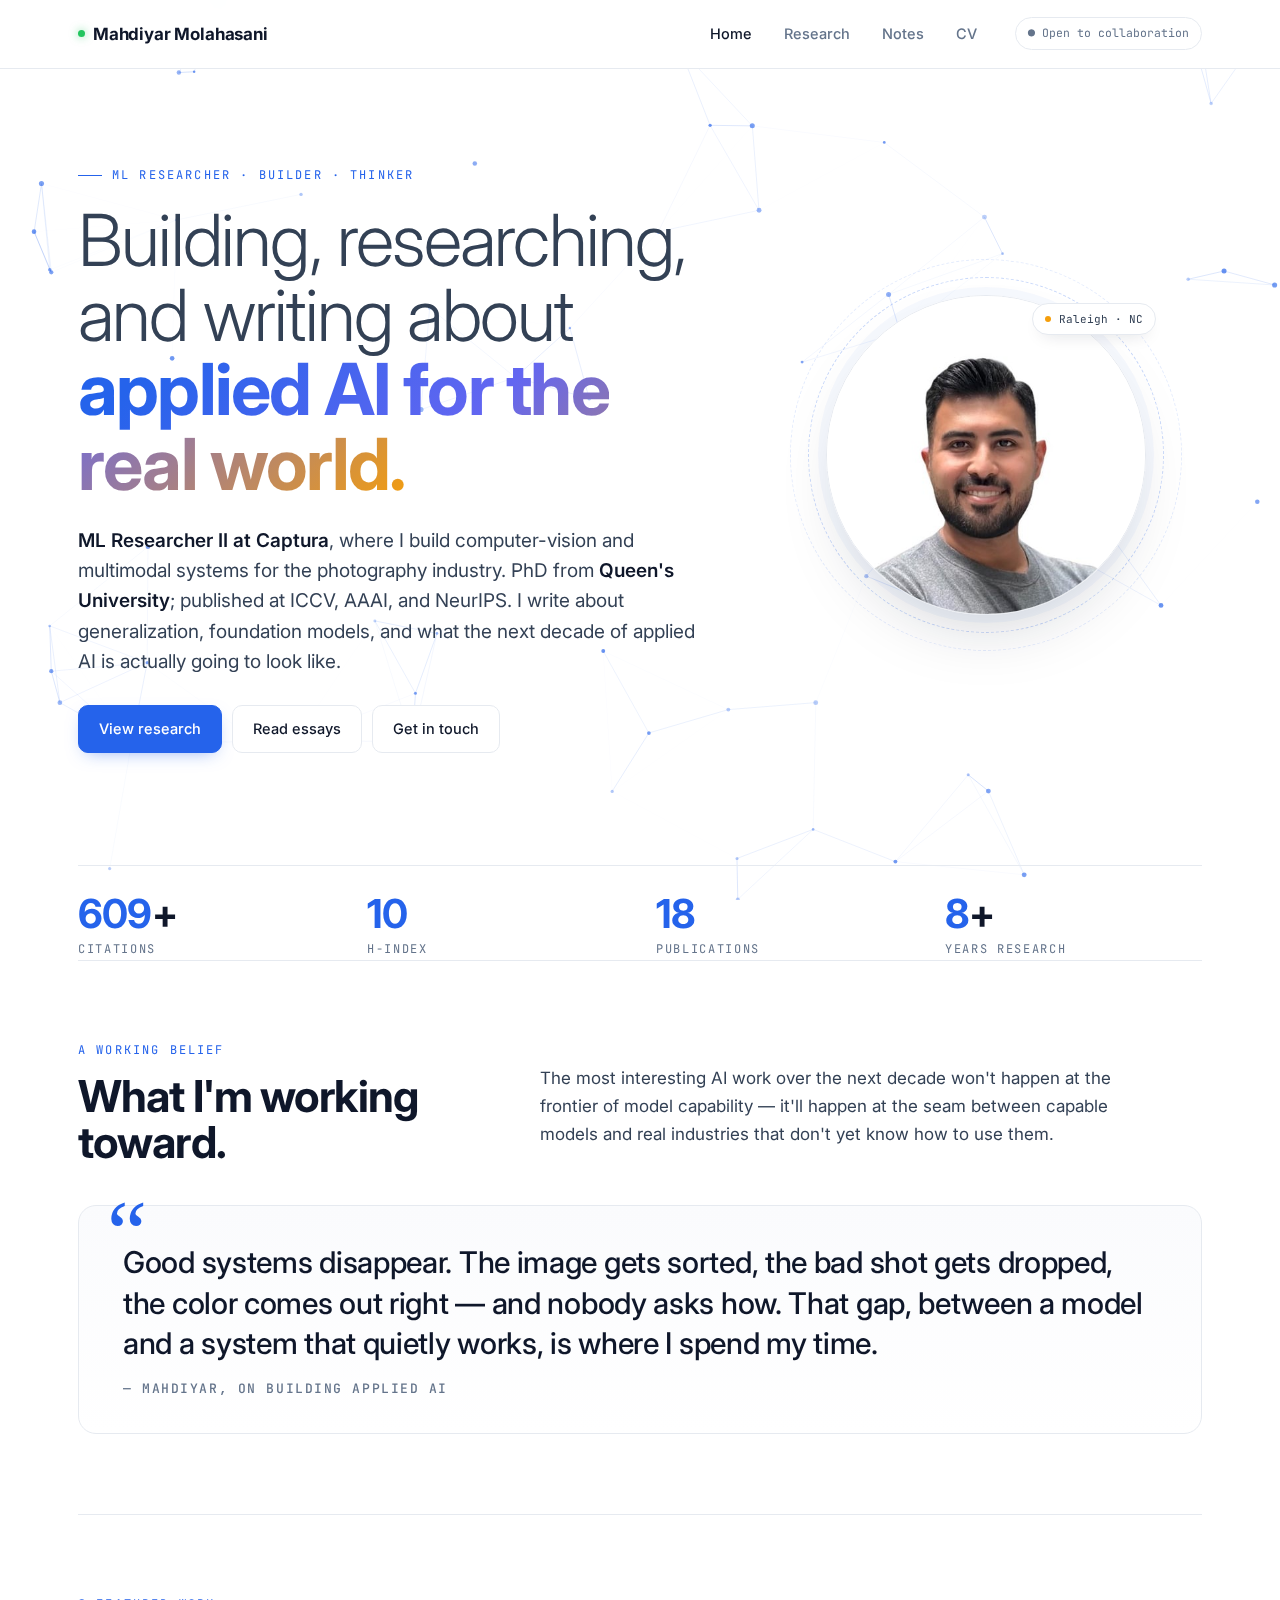
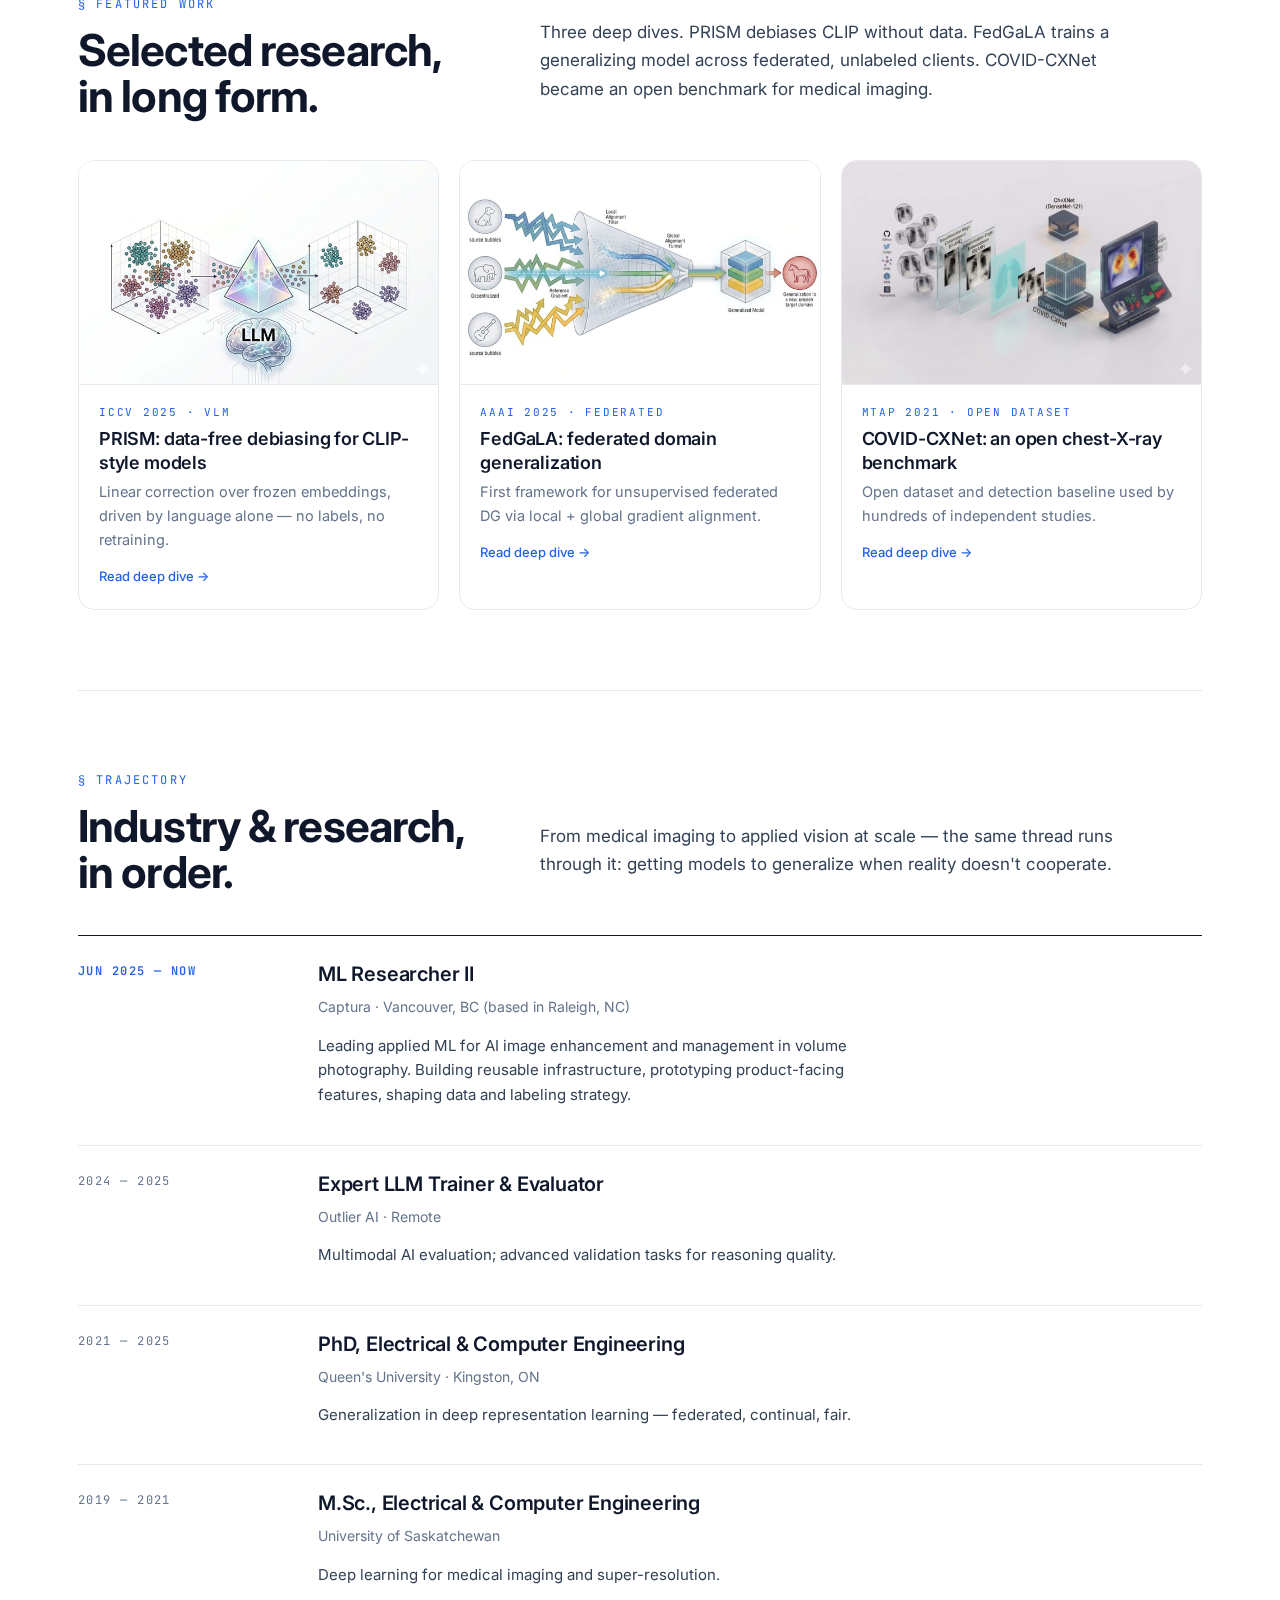
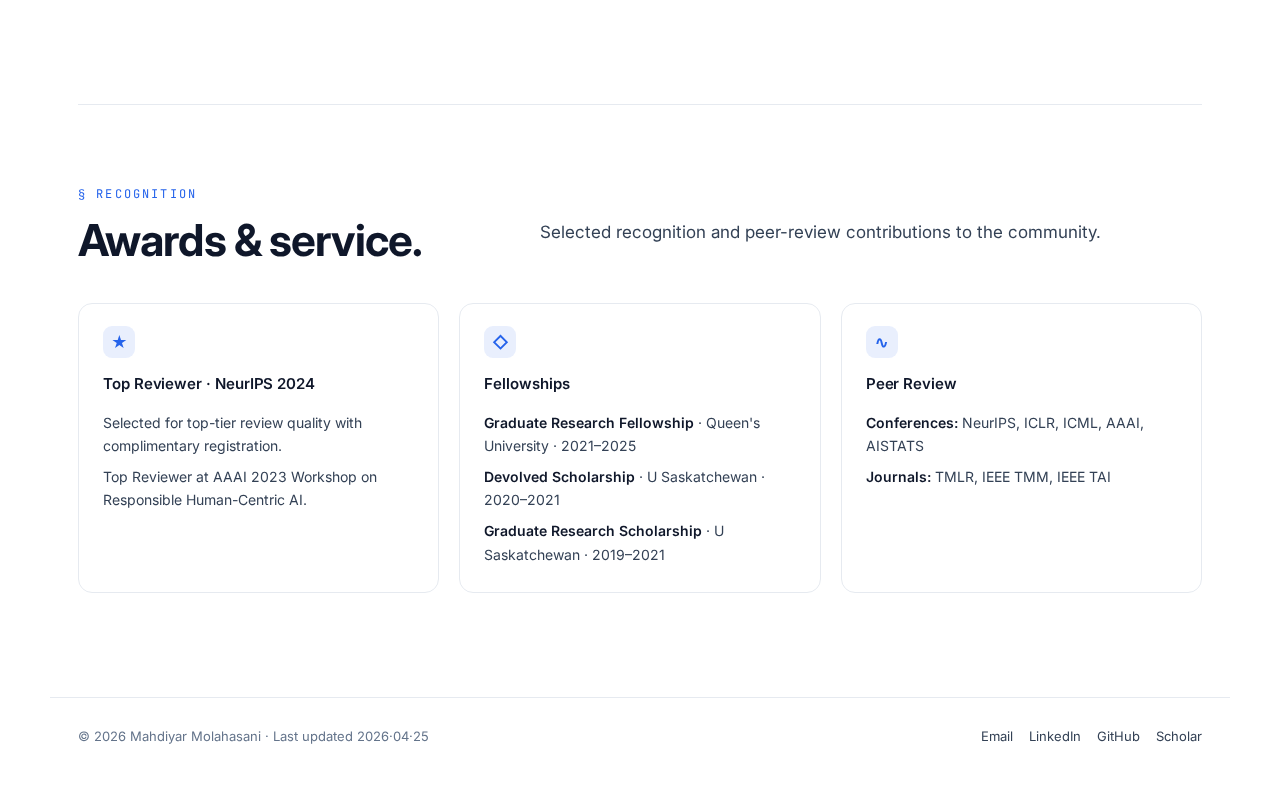
<file: mockups/v2-01-refined.html>
<!doctype html>
<html lang="en">
  <head>
    <meta charset="UTF-8" />
    <meta name="viewport" content="width=device-width, initial-scale=1.0" />
    <title>v2 · 01 — Refined</title>
    <link rel="preconnect" href="https://fonts.googleapis.com" />
    <link rel="preconnect" href="https://fonts.gstatic.com" crossorigin />
    <link
      href="https://fonts.googleapis.com/css2?family=Inter:wght@300;400;500;600;700;800&family=JetBrains+Mono:wght@400;500&display=swap"
      rel="stylesheet"
    />
    <style>
      :root {
        --bg: #ffffff;
        --bg-soft: #fafbfd;
        --ink: #0f172a;
        --ink-2: #334155;
        --muted: #64748b;
        --muted-2: #94a3b8;
        --rule: #e6eaf0;
        --rule-soft: #eef1f6;
        --primary: #2563eb;
        --primary-soft: rgba(37, 99, 235, 0.1);
        --primary-deep: #1d4ed8;
        --accent: #f59e0b;
        --node: #2563eb;
        --node-soft: rgba(37, 99, 235, 0.45);
      }
      * {
        box-sizing: border-box;
      }
      html,
      body {
        margin: 0;
        padding: 0;
      }
      body {
        background: var(--bg);
        color: var(--ink);
        font-family:
          "Inter",
          -apple-system,
          sans-serif;
        font-size: 16px;
        line-height: 1.65;
        -webkit-font-smoothing: antialiased;
      }
      a {
        color: var(--primary);
        text-decoration: none;
      }
      a:hover {
        color: var(--primary-deep);
        text-decoration: underline;
        text-underline-offset: 3px;
      }
      .mono {
        font-family: "JetBrains Mono", monospace;
      }

      /* Particle canvas — neural connections */
      #neural {
        position: fixed;
        inset: 0;
        z-index: -1;
        pointer-events: none;
      }

      /* Header */
      .header {
        position: sticky;
        top: 0;
        z-index: 50;
        background: rgba(255, 255, 255, 0.78);
        backdrop-filter: blur(14px) saturate(140%);
        -webkit-backdrop-filter: blur(14px) saturate(140%);
        border-bottom: 1px solid var(--rule);
      }
      .header-in {
        max-width: 1180px;
        margin: 0 auto;
        padding: 14px 28px;
        display: flex;
        gap: 24px;
        align-items: center;
      }
      .brand {
        font-weight: 700;
        letter-spacing: -0.01em;
        font-size: 17px;
        color: var(--ink);
      }
      .brand .dot {
        display: inline-block;
        width: 7px;
        height: 7px;
        border-radius: 50%;
        background: #22c55e;
        box-shadow: 0 0 8px rgba(34, 197, 94, 0.6);
        margin-right: 8px;
        vertical-align: 0.18em;
        animation: pulse 1.8s ease-in-out infinite;
      }
      @keyframes pulse {
        50% {
          opacity: 0.45;
        }
      }
      .nav {
        margin-left: auto;
        display: flex;
        gap: 4px;
      }
      .nav a {
        padding: 8px 14px;
        border-radius: 8px;
        font-size: 14.5px;
        color: var(--muted);
        font-weight: 500;
      }
      .nav a:hover {
        color: var(--ink);
        background: var(--rule-soft);
        text-decoration: none;
      }
      .nav a.is-current {
        color: var(--ink);
      }
      .availability {
        font-family: "JetBrains Mono", monospace;
        font-size: 11.5px;
        padding: 6px 12px;
        border-radius: 999px;
        border: 1px solid var(--rule);
        color: var(--muted);
        background: rgba(255, 255, 255, 0.6);
      }

      .container {
        max-width: 1180px;
        margin: 0 auto;
        padding: 0 28px;
      }

      /* Hero */
      .hero {
        padding: 88px 0 56px;
        display: grid;
        grid-template-columns: 1.45fr 1fr;
        gap: 64px;
        align-items: center;
      }
      .kicker {
        font-family: "JetBrains Mono", monospace;
        font-size: 12px;
        text-transform: uppercase;
        letter-spacing: 0.18em;
        color: var(--primary);
        margin-bottom: 18px;
        display: inline-flex;
        align-items: center;
        gap: 10px;
      }
      .kicker::before {
        content: "";
        width: 24px;
        height: 1px;
        background: var(--primary);
      }
      .hero h1 {
        font-size: clamp(44px, 5.6vw, 72px);
        line-height: 1.04;
        letter-spacing: -0.025em;
        font-weight: 700;
        margin: 0 0 24px;
      }
      .hero h1 .grad {
        background: linear-gradient(135deg, var(--primary) 10%, #6366f1 50%, var(--accent));
        -webkit-background-clip: text;
        background-clip: text;
        color: transparent;
      }
      .hero h1 .thin {
        font-weight: 300;
        color: var(--ink-2);
      }
      .lede {
        font-size: 19px;
        line-height: 1.6;
        color: var(--ink-2);
        max-width: 52ch;
        margin: 0 0 28px;
      }
      .lede b {
        color: var(--ink);
        font-weight: 600;
      }
      .actions {
        display: flex;
        gap: 10px;
        flex-wrap: wrap;
      }
      .btn {
        display: inline-flex;
        align-items: center;
        gap: 8px;
        padding: 11px 20px;
        border-radius: 10px;
        font-weight: 500;
        font-size: 14.5px;
        border: 1.5px solid var(--rule);
        background: #fff;
        color: var(--ink);
        transition:
          transform 0.2s,
          border-color 0.2s,
          box-shadow 0.2s,
          background 0.2s;
      }
      .btn:hover {
        transform: translateY(-1px);
        border-color: var(--ink-2);
        text-decoration: none;
      }
      .btn.primary {
        background: var(--primary);
        color: #fff;
        border-color: var(--primary);
        box-shadow: 0 6px 18px -8px rgba(37, 99, 235, 0.55);
      }
      .btn.primary:hover {
        background: var(--primary-deep);
        border-color: var(--primary-deep);
        color: #fff;
        box-shadow: 0 12px 28px -10px rgba(37, 99, 235, 0.65);
      }

      /* Portrait */
      .portrait {
        justify-self: center;
        position: relative;
        width: 320px;
        height: 320px;
      }
      .portrait .photo {
        position: relative;
        width: 100%;
        height: 100%;
        border-radius: 50%;
        overflow: hidden;
        border: 1px solid var(--rule);
        box-shadow:
          0 30px 70px -30px rgba(15, 23, 42, 0.25),
          0 0 0 8px rgba(37, 99, 235, 0.04);
      }
      .portrait .photo img {
        width: 100%;
        height: 100%;
        object-fit: cover;
        display: block;
      }
      .portrait .ring1,
      .portrait .ring2 {
        position: absolute;
        inset: -18px;
        border: 1px dashed rgba(37, 99, 235, 0.25);
        border-radius: 50%;
        animation: rot 30s linear infinite;
      }
      .portrait .ring2 {
        inset: -36px;
        border-color: rgba(37, 99, 235, 0.12);
        animation-duration: 60s;
        animation-direction: reverse;
      }
      @keyframes rot {
        to {
          transform: rotate(360deg);
        }
      }
      .portrait .badge {
        position: absolute;
        top: 8px;
        right: -10px;
        background: #fff;
        border: 1px solid var(--rule);
        border-radius: 999px;
        padding: 6px 12px;
        font-family: "JetBrains Mono", monospace;
        font-size: 11px;
        color: var(--ink-2);
        box-shadow: 0 8px 18px -10px rgba(15, 23, 42, 0.18);
      }
      .portrait .badge::before {
        content: "";
        display: inline-block;
        width: 6px;
        height: 6px;
        border-radius: 50%;
        background: var(--accent);
        margin-right: 8px;
        vertical-align: 1px;
      }

      /* Stats — refined as inline pills with rule above */
      .stats {
        margin-top: 56px;
        padding-top: 28px;
        border-top: 1px solid var(--rule);
        display: grid;
        grid-template-columns: repeat(4, 1fr);
        gap: 32px;
      }
      .stat .n {
        font-size: 40px;
        font-weight: 700;
        line-height: 1;
        letter-spacing: -0.02em;
        color: var(--ink);
      }
      .stat .n em {
        font-style: normal;
        color: var(--primary);
      }
      .stat .l {
        margin-top: 6px;
        font-size: 12px;
        color: var(--muted);
        letter-spacing: 0.14em;
        text-transform: uppercase;
        font-family: "JetBrains Mono", monospace;
      }

      /* Sections */
      .section {
        padding: 80px 0;
        border-top: 1px solid var(--rule);
      }
      .section-head {
        display: grid;
        grid-template-columns: 1fr 1.6fr;
        gap: 48px;
        margin-bottom: 40px;
      }
      .section-eyebrow {
        font-family: "JetBrains Mono", monospace;
        font-size: 12px;
        letter-spacing: 0.18em;
        text-transform: uppercase;
        color: var(--primary);
        margin-bottom: 12px;
      }
      .section-title {
        font-size: clamp(30px, 3.6vw, 44px);
        line-height: 1.05;
        letter-spacing: -0.02em;
        font-weight: 700;
        margin: 0;
        max-width: 14ch;
      }
      .section-deck {
        font-size: 17px;
        color: var(--ink-2);
        max-width: 56ch;
        align-self: end;
      }

      /* Pull quote — thinker moment */
      .pull {
        margin: 40px 0 0;
        padding: 36px 44px;
        background: linear-gradient(180deg, #fafbfd, #fff);
        border: 1px solid var(--rule);
        border-radius: 18px;
        font-size: clamp(22px, 2.4vw, 30px);
        line-height: 1.35;
        font-weight: 500;
        letter-spacing: -0.01em;
        color: var(--ink);
        position: relative;
        max-width: 60ch;
        margin-left: auto;
        margin-right: auto;
        text-align: left;
      }
      .pull::before {
        content: "“";
        position: absolute;
        top: -18px;
        left: 28px;
        font-size: 90px;
        color: var(--primary);
        line-height: 1;
        font-family: Georgia, serif;
      }
      .pull cite {
        display: block;
        margin-top: 16px;
        font-size: 13px;
        font-family: "JetBrains Mono", monospace;
        color: var(--muted);
        letter-spacing: 0.12em;
        text-transform: uppercase;
        font-style: normal;
      }

      /* Featured projects */
      .feat-grid {
        display: grid;
        grid-template-columns: repeat(3, 1fr);
        gap: 20px;
      }
      .feat {
        text-decoration: none;
        color: inherit;
        background: #fff;
        border: 1px solid var(--rule);
        border-radius: 16px;
        overflow: hidden;
        display: flex;
        flex-direction: column;
        transition:
          transform 0.25s,
          border-color 0.25s,
          box-shadow 0.25s;
      }
      .feat:hover {
        transform: translateY(-3px);
        border-color: rgba(37, 99, 235, 0.4);
        box-shadow: 0 22px 50px -28px rgba(37, 99, 235, 0.35);
        text-decoration: none;
      }
      .feat .media {
        aspect-ratio: 16/10;
        overflow: hidden;
        border-bottom: 1px solid var(--rule);
      }
      .feat .media img {
        width: 100%;
        height: 100%;
        object-fit: cover;
        transition: transform 0.8s;
      }
      .feat:hover .media img {
        transform: scale(1.04);
      }
      .feat .body {
        padding: 18px 20px 22px;
        flex: 1;
        display: flex;
        flex-direction: column;
      }
      .feat .ey {
        font-family: "JetBrains Mono", monospace;
        font-size: 11px;
        letter-spacing: 0.16em;
        text-transform: uppercase;
        color: var(--primary);
        margin-bottom: 6px;
      }
      .feat h3 {
        font-size: 18px;
        font-weight: 600;
        line-height: 1.3;
        margin: 0 0 6px;
        letter-spacing: -0.01em;
      }
      .feat p {
        font-size: 14.5px;
        color: var(--muted);
        margin: 0;
      }
      .feat .arrow {
        margin-top: 14px;
        font-size: 13px;
        color: var(--primary);
        font-weight: 500;
        display: inline-flex;
        align-items: center;
        gap: 6px;
      }

      /* Timeline — refined */
      .timeline {
        position: relative;
        margin-top: 8px;
      }
      .tl {
        display: grid;
        grid-template-columns: 200px 1fr;
        gap: 40px;
        padding: 22px 0;
        border-top: 1px solid var(--rule);
      }
      .tl:first-child {
        border-top: 1px solid var(--ink);
      }
      .tl-when {
        font-family: "JetBrains Mono", monospace;
        font-size: 12px;
        color: var(--muted);
        letter-spacing: 0.12em;
        text-transform: uppercase;
        padding-top: 4px;
      }
      .tl.now .tl-when {
        color: var(--primary);
        font-weight: 600;
      }
      .tl-role {
        font-size: 20px;
        font-weight: 600;
        margin: 0 0 4px;
        letter-spacing: -0.01em;
      }
      .tl-org {
        color: var(--muted);
        font-size: 14px;
        margin: 0 0 10px;
      }
      .tl-note {
        font-size: 15px;
        color: var(--ink-2);
        max-width: 65ch;
      }

      /* Recognition strip */
      .recog {
        display: grid;
        grid-template-columns: repeat(3, 1fr);
        gap: 20px;
      }
      .recog-card {
        padding: 22px 24px;
        border: 1px solid var(--rule);
        border-radius: 14px;
        background: #fff;
      }
      .recog-card h4 {
        font-size: 15px;
        font-weight: 600;
        margin: 0 0 10px;
        letter-spacing: -0.005em;
      }
      .recog-card .ico {
        width: 32px;
        height: 32px;
        border-radius: 9px;
        background: var(--primary-soft);
        color: var(--primary);
        display: inline-flex;
        align-items: center;
        justify-content: center;
        font-weight: 700;
        margin-bottom: 14px;
      }
      .recog-card ul {
        list-style: none;
        padding: 0;
        margin: 0;
        font-size: 14px;
        color: var(--ink-2);
      }
      .recog-card li {
        padding: 4px 0;
      }
      .recog-card li b {
        color: var(--ink);
        font-weight: 600;
      }

      /* Footer */
      footer {
        margin-top: 24px;
        padding: 28px 28px 56px;
        border-top: 1px solid var(--rule);
        max-width: 1180px;
        margin-left: auto;
        margin-right: auto;
        display: flex;
        justify-content: space-between;
        gap: 16px;
        flex-wrap: wrap;
        font-size: 13px;
        color: var(--muted);
      }
      footer a {
        color: var(--ink-2);
        margin-left: 16px;
      }

      @media (max-width: 880px) {
        .hero {
          grid-template-columns: 1fr;
        }
        .portrait {
          width: 240px;
          height: 240px;
          justify-self: start;
        }
        .stats {
          grid-template-columns: repeat(2, 1fr);
          gap: 20px;
        }
        .section-head {
          grid-template-columns: 1fr;
          gap: 16px;
        }
        .feat-grid {
          grid-template-columns: 1fr;
        }
        .recog {
          grid-template-columns: 1fr;
        }
        .tl {
          grid-template-columns: 1fr;
          gap: 6px;
        }
      }
    </style>
  </head>
  <body>
    <canvas id="neural" aria-hidden="true"></canvas>

    <header class="header">
      <div class="header-in">
        <a class="brand" href="#"><span class="dot"></span>Mahdiyar Molahasani</a>
        <nav class="nav">
          <a class="is-current" href="#">Home</a>
          <a href="#">Research</a>
          <a href="#">Notes</a>
          <a href="#">CV</a>
        </nav>
        <span class="availability">● Open to collaboration</span>
      </div>
    </header>

    <main class="container">
      <section class="hero">
        <div>
          <div class="kicker">ML Researcher · Builder · Thinker</div>
          <h1>
            <span class="thin">Building, researching, and writing about</span><br />
            <span class="grad">applied AI for the real world.</span>
          </h1>
          <p class="lede">
            <b>ML Researcher II at Captura</b>, where I build computer-vision and multimodal systems for the photography
            industry. PhD from <b>Queen's University</b>; published at ICCV, AAAI, and NeurIPS. I write about
            generalization, foundation models, and what the next decade of applied AI is actually going to look like.
          </p>
          <div class="actions">
            <a class="btn primary" href="#">View research</a>
            <a class="btn" href="#">Read essays</a>
            <a class="btn" href="mailto:m.molahasani.m@gmail.com">Get in touch</a>
          </div>
        </div>

        <div class="portrait">
          <div class="ring1"></div>
          <div class="ring2"></div>
          <div class="photo">
            <img src="../images/me2-480.jpeg" alt="Mahdiyar Molahasani" />
          </div>
          <div class="badge">Raleigh · NC</div>
        </div>
      </section>

      <div class="stats">
        <div class="stat">
          <div class="n"><em>609</em>+</div>
          <div class="l">Citations</div>
        </div>
        <div class="stat">
          <div class="n"><em>10</em></div>
          <div class="l">H-Index</div>
        </div>
        <div class="stat">
          <div class="n"><em>18</em></div>
          <div class="l">Publications</div>
        </div>
        <div class="stat">
          <div class="n"><em>8</em>+</div>
          <div class="l">Years Research</div>
        </div>
      </div>

      <section class="section">
        <div class="section-head">
          <div>
            <div class="section-eyebrow">A Working Belief</div>
            <h2 class="section-title">What I'm working toward.</h2>
          </div>
          <p class="section-deck">
            The most interesting AI work over the next decade won't happen at the frontier of model capability — it'll
            happen at the seam between capable models and real industries that don't yet know how to use them.
          </p>
        </div>

        <blockquote class="pull">
          Good systems disappear. The image gets sorted, the bad shot gets dropped, the color comes out right — and
          nobody asks how. That gap, between a model and a system that quietly works, is where I spend my time.
          <cite>— Mahdiyar, on building applied AI</cite>
        </blockquote>
      </section>

      <section class="section">
        <div class="section-head">
          <div>
            <div class="section-eyebrow">§ Featured Work</div>
            <h2 class="section-title">Selected research, in long form.</h2>
          </div>
          <p class="section-deck">
            Three deep dives. PRISM debiases CLIP without data. FedGaLA trains a generalizing model across federated,
            unlabeled clients. COVID-CXNet became an open benchmark for medical imaging.
          </p>
        </div>
        <div class="feat-grid">
          <a class="feat" href="#">
            <div class="media"><img src="../images/PRISM_cover_sqr-640.jpeg" alt="PRISM" /></div>
            <div class="body">
              <div class="ey">ICCV 2025 · VLM</div>
              <h3>PRISM: data-free debiasing for CLIP-style models</h3>
              <p>Linear correction over frozen embeddings, driven by language alone — no labels, no retraining.</p>
              <span class="arrow">Read deep dive →</span>
            </div>
          </a>
          <a class="feat" href="#">
            <div class="media"><img src="../images/FedGaLA_nb-640.jpeg" alt="FedGaLA" /></div>
            <div class="body">
              <div class="ey">AAAI 2025 · Federated</div>
              <h3>FedGaLA: federated domain generalization</h3>
              <p>First framework for unsupervised federated DG via local + global gradient alignment.</p>
              <span class="arrow">Read deep dive →</span>
            </div>
          </a>
          <a class="feat" href="#">
            <div class="media"><img src="../images/covid-640.jpeg" alt="COVID-CXNet" /></div>
            <div class="body">
              <div class="ey">MTAP 2021 · Open Dataset</div>
              <h3>COVID-CXNet: an open chest-X-ray benchmark</h3>
              <p>Open dataset and detection baseline used by hundreds of independent studies.</p>
              <span class="arrow">Read deep dive →</span>
            </div>
          </a>
        </div>
      </section>

      <section class="section">
        <div class="section-head">
          <div>
            <div class="section-eyebrow">§ Trajectory</div>
            <h2 class="section-title">Industry &amp; research, in order.</h2>
          </div>
          <p class="section-deck">
            From medical imaging to applied vision at scale — the same thread runs through it: getting models to
            generalize when reality doesn't cooperate.
          </p>
        </div>

        <div class="timeline">
          <div class="tl now">
            <div class="tl-when">Jun 2025 — Now</div>
            <div>
              <h3 class="tl-role">ML Researcher II</h3>
              <p class="tl-org">Captura · Vancouver, BC (based in Raleigh, NC)</p>
              <p class="tl-note">
                Leading applied ML for AI image enhancement and management in volume photography. Building reusable
                infrastructure, prototyping product-facing features, shaping data and labeling strategy.
              </p>
            </div>
          </div>
          <div class="tl">
            <div class="tl-when">2024 — 2025</div>
            <div>
              <h3 class="tl-role">Expert LLM Trainer &amp; Evaluator</h3>
              <p class="tl-org">Outlier AI · Remote</p>
              <p class="tl-note">Multimodal AI evaluation; advanced validation tasks for reasoning quality.</p>
            </div>
          </div>
          <div class="tl">
            <div class="tl-when">2021 — 2025</div>
            <div>
              <h3 class="tl-role">PhD, Electrical &amp; Computer Engineering</h3>
              <p class="tl-org">Queen's University · Kingston, ON</p>
              <p class="tl-note">Generalization in deep representation learning — federated, continual, fair.</p>
            </div>
          </div>
          <div class="tl">
            <div class="tl-when">2019 — 2021</div>
            <div>
              <h3 class="tl-role">M.Sc., Electrical &amp; Computer Engineering</h3>
              <p class="tl-org">University of Saskatchewan</p>
              <p class="tl-note">Deep learning for medical imaging and super-resolution.</p>
            </div>
          </div>
        </div>
      </section>

      <section class="section">
        <div class="section-head">
          <div>
            <div class="section-eyebrow">§ Recognition</div>
            <h2 class="section-title">Awards &amp; service.</h2>
          </div>
          <p class="section-deck">Selected recognition and peer-review contributions to the community.</p>
        </div>
        <div class="recog">
          <div class="recog-card">
            <div class="ico">★</div>
            <h4>Top Reviewer · NeurIPS 2024</h4>
            <ul>
              <li>Selected for top-tier review quality with complimentary registration.</li>
              <li>Top Reviewer at AAAI 2023 Workshop on Responsible Human-Centric AI.</li>
            </ul>
          </div>
          <div class="recog-card">
            <div class="ico">◇</div>
            <h4>Fellowships</h4>
            <ul>
              <li><b>Graduate Research Fellowship</b> · Queen's University · 2021–2025</li>
              <li><b>Devolved Scholarship</b> · U Saskatchewan · 2020–2021</li>
              <li><b>Graduate Research Scholarship</b> · U Saskatchewan · 2019–2021</li>
            </ul>
          </div>
          <div class="recog-card">
            <div class="ico">∿</div>
            <h4>Peer Review</h4>
            <ul>
              <li><b>Conferences:</b> NeurIPS, ICLR, ICML, AAAI, AISTATS</li>
              <li><b>Journals:</b> TMLR, IEEE TMM, IEEE TAI</li>
            </ul>
          </div>
        </div>
      </section>
    </main>

    <footer>
      <span>© 2026 Mahdiyar Molahasani · Last updated 2026·04·25</span>
      <span><a href="#">Email</a><a href="#">LinkedIn</a><a href="#">GitHub</a><a href="#">Scholar</a></span>
    </footer>

    <!-- Neural network particles: smarter, soft, content-aware-ish -->
    <script>
      (function () {
        if (window.matchMedia("(prefers-reduced-motion: reduce)").matches) return;
        const cv = document.getElementById("neural");
        if (!cv) return;
        const ctx = cv.getContext("2d");
        let W,
          H,
          DPR = Math.min(window.devicePixelRatio || 1, 2);
        const NODES = 70;
        const EDGE = 150; // max link distance in CSS px
        const nodes = [];
        const mouse = { x: -9999, y: -9999 };

        function resize() {
          W = cv.clientWidth = window.innerWidth;
          H = cv.clientHeight = window.innerHeight;
          cv.width = W * DPR;
          cv.height = H * DPR;
          ctx.setTransform(DPR, 0, 0, DPR, 0, 0);
        }
        function init() {
          nodes.length = 0;
          for (let i = 0; i < NODES; i++) {
            nodes.push({
              x: Math.random() * W,
              y: Math.random() * H,
              vx: (Math.random() - 0.5) * 0.18,
              vy: (Math.random() - 0.5) * 0.18,
              r: 1.2 + Math.random() * 1.4,
              a: 0.25 + Math.random() * 0.45,
            });
          }
        }
        function step() {
          ctx.clearRect(0, 0, W, H);
          // edges
          for (let i = 0; i < nodes.length; i++) {
            const a = nodes[i];
            for (let j = i + 1; j < nodes.length; j++) {
              const b = nodes[j];
              const dx = a.x - b.x,
                dy = a.y - b.y;
              const d2 = dx * dx + dy * dy;
              if (d2 < EDGE * EDGE) {
                const d = Math.sqrt(d2);
                const o = (1 - d / EDGE) * 0.3;
                ctx.strokeStyle = "rgba(37, 99, 235," + o.toFixed(3) + ")";
                ctx.lineWidth = 0.7;
                ctx.beginPath();
                ctx.moveTo(a.x, a.y);
                ctx.lineTo(b.x, b.y);
                ctx.stroke();
              }
            }
          }
          // mouse glow
          for (const n of nodes) {
            const dx = n.x - mouse.x,
              dy = n.y - mouse.y;
            const d2 = dx * dx + dy * dy;
            if (d2 < 180 * 180) {
              const d = Math.sqrt(d2);
              const o = (1 - d / 180) * 0.5;
              ctx.strokeStyle = "rgba(245, 158, 11," + o.toFixed(3) + ")";
              ctx.lineWidth = 0.8;
              ctx.beginPath();
              ctx.moveTo(mouse.x, mouse.y);
              ctx.lineTo(n.x, n.y);
              ctx.stroke();
            }
          }
          // nodes
          for (const n of nodes) {
            n.x += n.vx;
            n.y += n.vy;
            if (n.x < 0 || n.x > W) n.vx *= -1;
            if (n.y < 0 || n.y > H) n.vy *= -1;
            ctx.fillStyle = "rgba(37, 99, 235," + n.a.toFixed(2) + ")";
            ctx.beginPath();
            ctx.arc(n.x, n.y, n.r, 0, Math.PI * 2);
            ctx.fill();
          }
          requestAnimationFrame(step);
        }
        window.addEventListener("resize", () => {
          resize();
          init();
        });
        window.addEventListener("mousemove", (e) => {
          mouse.x = e.clientX;
          mouse.y = e.clientY;
        });
        window.addEventListener("mouseleave", () => {
          mouse.x = -9999;
          mouse.y = -9999;
        });
        resize();
        init();
        step();
      })();
    </script>
  </body>
</html>
</file>
<file: styles/modern.css>
/* Size-adjusted local fallback for Inter to eliminate font-swap CLS.
   Metrics from web.dev/articles/font-size-adjust (Arial -> Inter).
   Used in conjunction with font-display: optional on the Google Fonts request:
   if Inter loads quickly it is used; otherwise the metrics-matched fallback
   is used for the whole session, with no layout shift either way. */
@font-face {
  font-family: 'Inter Fallback';
  src: local('Arial');
  size-adjust: 107.64%;
  ascent-override: 90%;
  descent-override: 22.43%;
  line-gap-override: 0%;
}

/* Modern CSS Reset and Base Styles */
*,
*::before,
*::after {
  box-sizing: border-box;
}

html {
  scroll-behavior: smooth;
  -webkit-text-size-adjust: 100%;
}

body {
  margin: 0;
  padding: 0;
  line-height: 1.6;
  -webkit-font-smoothing: antialiased;
  -moz-osx-font-smoothing: grayscale;
}

/* CSS Custom Properties (Design Tokens) */
:root {
  /* Colors */
  --primary-color: #2563eb;
  --primary-hover: #1d4ed8;
  --secondary-color: #64748b;
  --accent-color: #f59e0b;
  --text-primary: #1e293b;
  --text-secondary: #64748b;
  --text-muted: #64748b;
  --background: #ffffff;
  --background-secondary: #f8fafc;
  --border-color: #e2e8f0;
  --shadow-sm: 0 1px 2px 0 rgb(0 0 0 / 0.05);
  --shadow-md: 0 4px 6px -1px rgb(0 0 0 / 0.1), 0 2px 4px -2px rgb(0 0 0 / 0.1);
  --shadow-lg: 0 10px 15px -3px rgb(0 0 0 / 0.1), 0 4px 6px -4px rgb(0 0 0 / 0.1);

  /* Typography */
  --font-family-primary:
    'Inter', 'Inter Fallback', -apple-system, BlinkMacSystemFont, 'Segoe UI', Roboto, sans-serif;
  --font-family-display: 'Outfit', 'Inter', sans-serif;
  --font-family-mono: 'JetBrains Mono', 'Fira Code', Consolas, monospace;
  --font-size-xs: 0.75rem;
  --font-size-sm: 0.875rem;
  --font-size-base: 1rem;
  --font-size-lg: 1.125rem;
  --font-size-xl: 1.25rem;
  --font-size-2xl: 1.5rem;
  --font-size-3xl: 1.875rem;
  --font-size-4xl: 2.25rem;
  --font-size-5xl: 3rem;

  /* Spacing */
  --space-1: 0.25rem;
  --space-2: 0.5rem;
  --space-3: 0.75rem;
  --space-4: 1rem;
  --space-5: 1.25rem;
  --space-6: 1.5rem;
  --space-8: 2rem;
  --space-10: 2.5rem;
  --space-12: 3rem;
  --space-16: 4rem;
  --space-20: 5rem;

  /* Border Radius */
  --radius-sm: 0.25rem;
  --radius-md: 0.375rem;
  --radius-lg: 0.5rem;
  --radius-xl: 0.75rem;
  --radius-2xl: 1rem;

  /* Glass Design Tokens */
  --glass-bg: rgba(255, 255, 255, 0.72);
  --glass-border: rgba(37, 99, 235, 0.12);
  --glass-blur: blur(14px);
}

/* Base Typography */
body,
td,
th,
tr,
p,
a {
  font-family: var(--font-family-primary);
  font-size: var(--font-size-base);
  color: var(--text-primary);
  line-height: 1.6;
}

/* Links */
a {
  color: var(--primary-color);
  text-decoration: none;
  transition: color var(--transition-fast);
}

a:focus,
a:hover {
  color: var(--primary-hover);
  text-decoration: underline;
}

/* Headings */
h1,
h2,
h3,
h4,
.section-title,
.name-highlight,
.hero-title {
  font-family: var(--font-family-display);
}

heading {
  font-family: var(--font-family-display);
  font-size: var(--font-size-2xl);
  font-weight: 600;
  color: var(--text-primary);
  margin-bottom: var(--space-4);
}

name {
  font-family: var(--font-family-display);
  font-size: var(--font-size-4xl);
  font-weight: 700;
  color: var(--text-primary);
  line-height: 1.2;
}

papertitle {
  font-family: var(--font-family-display);
  font-size: var(--font-size-lg);
  font-weight: 600;
  color: var(--text-primary);
  line-height: 1.4;
}

/* Particles background */
#particles-js {
  position: fixed;
  width: 100%;
  height: 100%;
  top: 0;
  left: 0;
  z-index: -1;
}

.body-background {
  position: relative;
  width: 100%;
}

/* Modern Header */
.header {
  position: fixed;
  top: 0;
  width: 100%;
  background: rgba(255, 255, 255, 0.95);
  backdrop-filter: blur(10px);
  border-bottom: 1px solid var(--border-color);
  z-index: 1000;
  transition: all var(--transition-normal);
}

.header.scrolled {
  box-shadow: var(--shadow-md);
}

.header .header-content {
  max-width: 1200px;
  margin: 0 auto;
  display: flex;
  justify-content: space-between;
  align-items: center;
  gap: var(--space-4);
  padding: var(--space-4) var(--space-6);
}

.header .brand {
  font-size: var(--font-size-xl);
  font-weight: 700;
  color: var(--text-primary);
  text-decoration: none;
  transition: color var(--transition-fast);
}

.header .brand:hover {
  color: var(--primary-color);
  text-decoration: none;
}

.header nav {
  display: flex;
  align-items: center;
  flex-wrap: wrap;
  justify-content: flex-end;
  gap: 0.4rem clamp(0.75rem, 1.4vw, 1.25rem);
  flex: 1 1 auto;
  min-width: 0;
}

@media (max-width: 1100px) {
  .header .header-content {
    padding: var(--space-3) var(--space-4);
    gap: var(--space-3);
  }

  .header nav {
    gap: 0.4rem 0.85rem;
  }

  .header nav a {
    font-size: var(--font-size-sm);
  }
}

.header nav a {
  font-size: var(--font-size-base);
  font-weight: 500;
  color: var(--text-secondary);
  text-decoration: none;
  transition: color var(--transition-fast);
  position: relative;
}

.header nav a:hover {
  color: var(--primary-color);
  text-decoration: none;
}

.header nav a::after {
  content: '';
  position: absolute;
  bottom: -4px;
  left: 0;
  width: 0;
  height: 2px;
  background: var(--primary-color);
  transition: width var(--transition-fast);
}

.header nav a:hover::after {
  width: 100%;
}

/* Content Container */
.content-container {
  position: relative;
  padding: 120px var(--space-6) var(--space-8);
  max-width: 1200px;
  margin: 0 auto;
  /* Soft wash instead of fully opaque white in the middle so the
     particle canvas behind the page shows through subtly. Cards on
     top reclaim readability via their own translucent + blurred
     surfaces (see frosted-glass section below). */
  background: linear-gradient(
    to left,
    rgba(255, 255, 255, 0) 0%,
    rgba(255, 255, 255, 0.55) 10%,
    rgba(255, 255, 255, 0.55) 90%,
    rgba(255, 255, 255, 0) 100%
  );
}

/* Hero Section - New Layout */
.hero-section {
  isolation: isolate;
  margin-bottom: var(--space-20);
  padding: var(--space-6) 0 var(--space-8);
  position: relative;
}

/* Legacy ambient bloom for the original hero. Scoped so it doesn't render
 * behind the layered hero — the layered variant has its own ambient layer
 * with scroll-driven opacity, and this static gradient ghosted through once
 * the layered stage faded out. */
.hero-section:not(.hero-section--layered)::before {
  background:
    radial-gradient(circle at 80% 30%, rgba(37, 99, 235, 0.1), transparent 30%),
    radial-gradient(circle at 35% 60%, rgba(245, 158, 11, 0.08), transparent 28%);
  content: '';
  inset: -4rem -2rem 2rem;
  pointer-events: none;
  position: absolute;
  z-index: -1;
}

.hero-content {
  display: grid;
  grid-template-columns: minmax(0, 1.04fr) minmax(320px, 0.96fr);
  gap: clamp(var(--space-8), 5vw, var(--space-14));
  align-items: center;
  width: 100%;
  margin-bottom: var(--space-6);
  min-height: clamp(440px, 48vh, 560px);
  position: relative;
}

.hero-left {
  display: flex;
  flex-direction: column;
  justify-content: center;
}

.hero-credentials {
  display: flex;
  flex-wrap: wrap;
  gap: var(--space-2);
  margin-bottom: var(--space-5);
}

/* Variant rendered after the manifesto so it reads as a "tag row" anchoring
 * the bottom of the left column. Slightly tighter so all four pills fit on
 * one line at common desktop widths, wrapping gracefully on narrow screens. */
.hero-credentials-bottom {
  margin-bottom: 0;
  margin-top: var(--space-6);
  row-gap: var(--space-2);
}

.credential-pill {
  align-items: center;
  background: rgba(255, 255, 255, 0.86);
  border: 1px solid rgba(148, 163, 184, 0.34);
  border-radius: 999px;
  color: var(--text-secondary);
  display: inline-flex;
  font-family: var(--font-family-mono);
  font-size: var(--font-size-xs);
  font-weight: 500;
  line-height: 1.1;
  padding: 0.45rem 0.8rem;
  white-space: nowrap;
}

.credential-pill-current {
  background: rgba(37, 99, 235, 0.08);
  border-color: rgba(37, 99, 235, 0.36);
  color: var(--primary-color);
}

.credential-pill-current::before {
  background: var(--primary-color);
  border-radius: 50%;
  box-shadow: 0 0 10px rgba(37, 99, 235, 0.36);
  content: '';
  height: 6px;
  margin-right: 0.45rem;
  width: 6px;
}

.credential-pill-location {
  background: rgba(245, 158, 11, 0.08);
  border-color: rgba(245, 158, 11, 0.34);
  color: var(--text-secondary);
}

.credential-pill-location::before {
  animation: hero-location-pulse 2.4s ease-in-out infinite;
  background: var(--accent-color);
  border-radius: 50%;
  box-shadow: 0 0 10px rgba(245, 158, 11, 0.45);
  content: '';
  height: 6px;
  margin-right: 0.45rem;
  width: 6px;
}

.hero-title {
  font-size: clamp(2.2rem, 4.9vw, 4.35rem);
  font-weight: 700;
  line-height: 1.04;
  margin: 0 0 var(--space-3);
  color: var(--text-primary);
}

.greeting {
  display: block;
  font-size: var(--font-size-xl);
  font-weight: 400;
  color: var(--text-secondary);
  margin-bottom: var(--space-2);
}

.name-highlight {
  background: linear-gradient(135deg, var(--primary-color), var(--accent-color));
  -webkit-background-clip: text;
  -webkit-text-fill-color: transparent;
  background-clip: text;
  display: block;
  font-size: clamp(3rem, 5.5vw, 5.8rem);
  font-weight: 800;
  line-height: 1.02;
}

.hero-manifesto {
  color: var(--text-primary);
  max-width: 36rem;
}

.hero-manifesto-title {
  color: var(--text-primary);
  font-size: clamp(1.85rem, 3.2vw, 3rem);
  font-weight: 800;
  letter-spacing: 0;
  line-height: 1.04;
  margin: 0 0 var(--space-3);
  padding-left: 0.95rem;
  position: relative;
}

.hero-manifesto-title::before {
  background: linear-gradient(180deg, var(--primary-color), var(--accent-color));
  border-radius: 999px;
  bottom: 0.18em;
  content: '';
  left: 0;
  position: absolute;
  top: 0.18em;
  width: 4px;
}

.hero-manifesto p:not(.hero-manifesto-title) {
  color: var(--text-secondary);
  font-size: clamp(1.25rem, 2.25vw, 1.85rem);
  line-height: 1.36;
  margin: 0;
  padding-left: 0.95rem;
}

.hero-manifesto .kick-line {
  display: block;
  white-space: nowrap;
}

.hero-manifesto .kick-sequence {
  display: inline;
  margin-left: 0;
  vertical-align: baseline;
  animation: kick-fade-in 2.8s ease-out both;
}

.hero-manifesto .kick-word {
  font-size: inherit;
  font-weight: inherit;
  font-style: italic;
  letter-spacing: inherit;
  line-height: inherit;
  animation: none;
  background-image: none;
  text-transform: none;
  -webkit-background-clip: border-box;
  -webkit-text-fill-color: currentColor;
  background-clip: border-box;
}

@keyframes kick-fade-in {
  from {
    opacity: 0;
  }
  to {
    opacity: 1;
  }
}

.hero-manifesto .kick-word-silent {
  animation-delay: 0s;
}

.hero-manifesto .kick-word-unbreakable {
  animation-delay: 0s;
}

.hero-manifesto .kick-word-inevitable {
  animation-delay: 0s;
}

@keyframes kick-breathe {
  0%,
  100% {
    transform: scale(1);
    opacity: 0.72;
    filter: saturate(1);
  }
  50% {
    transform: scale(1.045);
    opacity: 1;
    filter: saturate(1.08);
  }
}

@media (prefers-reduced-motion: reduce) {
  .hero-manifesto .kick-sequence,
  .hero-manifesto .kick-word {
    animation: none;
  }
}

.hero-description {
  font-size: var(--font-size-lg);
  line-height: 1.7;
  color: var(--text-secondary);
  margin-bottom: var(--space-3);
  max-width: 90%;
}

.hero-topic-pills {
  display: flex;
  flex-wrap: wrap;
  gap: var(--space-2);
  justify-content: center;
  margin: 0 auto var(--space-7);
  max-width: 860px;
}

.hero-topic-pills > span {
  align-items: center;
  background: rgba(255, 255, 255, 0.78);
  border: 1px solid rgba(148, 163, 184, 0.28);
  border-radius: 999px;
  color: var(--text-secondary);
  display: inline-flex;
  font-family: var(--font-family-mono);
  font-size: var(--font-size-xs);
  font-weight: 500;
  line-height: 1.1;
  padding: 0.45rem 0.75rem;
}

.topic-dot {
  border-radius: 50%;
  height: 7px;
  margin-right: 0.45rem;
  width: 7px;
}

.topic-dot-blue {
  background: #2563eb;
}

.topic-dot-teal {
  background: #14b8a6;
}

.topic-dot-amber {
  background: #f59e0b;
}

.topic-dot-rose {
  background: #f43f5e;
}

.topic-dot-green {
  background: #16a34a;
}

.hero-actions {
  display: flex;
  gap: var(--space-3);
  flex-wrap: wrap;
  align-items: center;
}

.btn {
  display: inline-flex;
  align-items: center;
  justify-content: center;
  /* Slightly tighter padding so the trio fits one row at common widths. */
  padding: 0.7rem 1.25rem;
  border-radius: var(--radius-lg);
  font-weight: 600;
  text-decoration: none;
  /* Animate only the properties that actually change so hovering doesn't
     introduce surprise transitions on layout-affecting props. */
  transition:
    background-color var(--transition-normal),
    color var(--transition-normal),
    border-color var(--transition-normal),
    box-shadow var(--transition-normal),
    transform var(--transition-normal);
  border: 1.5px solid transparent;
  cursor: pointer;
  font-size: var(--font-size-base);
  line-height: 1.2;
  letter-spacing: 0.005em;
  white-space: nowrap;
}

.btn:focus-visible {
  outline: 2px solid var(--primary-color);
  outline-offset: 3px;
}

/* Primary: filled blue. */
.btn-primary {
  background: var(--primary-color);
  color: #fff;
  border-color: var(--primary-color);
  box-shadow: 0 1px 2px rgba(37, 99, 235, 0.18);
}

.btn-primary:hover,
.btn-primary:focus-visible {
  background: var(--primary-hover);
  border-color: var(--primary-hover);
  color: #fff;
  transform: translateY(-2px);
  box-shadow: 0 10px 22px -8px rgba(37, 99, 235, 0.45);
  text-decoration: none;
}

/* Secondary: outlined in the same blue so all three CTAs share one identity.
   On hover the outline fills with the primary color and text flips to white,
   keeping contrast unambiguous. */
.btn-secondary {
  background: transparent;
  color: var(--primary-color);
  border-color: var(--primary-color);
}

.btn-secondary:hover,
.btn-secondary:focus-visible {
  background: var(--primary-color);
  color: #fff !important;
  border-color: var(--primary-color);
  transform: translateY(-2px);
  box-shadow: 0 10px 22px -8px rgba(37, 99, 235, 0.4);
  text-decoration: none;
}

.hero-image {
  display: flex;
  flex-direction: column;
  justify-content: flex-end;
  align-items: center;
  position: relative;
  gap: var(--space-1);
}

.hero-metrics {
  display: flex;
  flex-direction: row;
  justify-content: center;
  gap: var(--space-6);
  flex-wrap: wrap;
  margin-bottom: var(--space-6);
}

/* Portrait composition: figure floats in front of a soft halo of light
 * (the "wall"), grounded by one realistic soft drop-shadow. The wall is
 * a small radial glow that fades fully to transparent well inside the
 * container, so no rectangular footprint can ever appear. The portrait hover
 * uses transform plus drop-shadow only, preserving the transparent silhouette.
 */
.image-container {
  --portrait-width: clamp(350px, 33vw, 410px);
  --portrait-aspect: 1.2561; /* photo intrinsic height ÷ width = 1285 ÷ 1023 */
  position: relative;
  width: var(--portrait-width);
  height: calc(var(--portrait-width) * var(--portrait-aspect));
  display: flex;
  justify-content: center;
  align-items: flex-end;
}

/* The legacy `::after` platform line is no longer needed; the figure's own
 * drop-shadow filter provides sufficient grounding. */
.image-container::after {
  content: none;
}

.portrait-wall {
  position: absolute;
  inset: 0;
  z-index: 0;
  /* Layered radials: a soft white halo behind the figure plus two faint
   * brand-tint blooms (blue lower-left, amber upper-right) that give the
   * portrait area depth and brand identity. The radial mask below fades
   * every edge to transparent so the bounding box never reads as a
   * rectangle, no matter what the underlying gradients do. */
  background:
    radial-gradient(
      circle calc(var(--portrait-width) * 0.42) at 50% 42%,
      rgba(255, 255, 255, 0.62) 0%,
      rgba(248, 250, 252, 0.32) 48%,
      transparent 100%
    ),
    radial-gradient(
      circle calc(var(--portrait-width) * 0.6) at 12% 88%,
      rgba(37, 99, 235, 0.1) 0%,
      transparent 60%
    ),
    radial-gradient(
      circle calc(var(--portrait-width) * 0.5) at 92% 14%,
      rgba(245, 158, 11, 0.08) 0%,
      transparent 60%
    );
  -webkit-mask-image: radial-gradient(ellipse 70% 70% at 50% 50%, #000 40%, transparent 100%);
  mask-image: radial-gradient(ellipse 70% 70% at 50% 50%, #000 40%, transparent 100%);
  pointer-events: none;
}

.profile-photo {
  position: relative;
  height: 100%;
  width: auto;
  max-width: none;
  z-index: 2;
  transform-origin: center bottom;
  transition:
    transform 260ms ease,
    filter 260ms ease;
  will-change: transform, filter;
  /* One soft, slightly down-right shadow — enough to suggest a subject
   * standing in front of a wall without producing a heavy rectangular halo.
   */
  filter: drop-shadow(6px 14px 18px rgba(15, 23, 42, 0.22));
}

.profile-photo:hover {
  transform: translate3d(0, -6px, 0) scale(1.028);
  filter: drop-shadow(12px 24px 28px rgba(15, 23, 42, 0.26));
  box-shadow: none;
}

@keyframes hero-location-pulse {
  0%,
  100% {
    box-shadow: 0 0 8px rgba(245, 158, 11, 0.45);
    transform: scale(1);
  }
  50% {
    box-shadow: 0 0 14px rgba(245, 158, 11, 0.7);
    transform: scale(1.18);
  }
}

@media (prefers-reduced-motion: reduce) {
  .credential-pill-location::before {
    animation: none;
  }
}

.image-overlay {
  position: absolute;
  bottom: 0;
  left: 0;
  right: 0;
  background: linear-gradient(transparent, rgba(0, 0, 0, 0.8));
  color: white;
  padding: var(--space-4);
  transform: translateY(100%);
  transition: transform var(--transition-normal);
}

.image-container:hover .image-overlay {
  transform: translateY(0);
}

.overlay-content {
  text-align: center;
}

.overlay-text {
  font-size: var(--font-size-sm);
  font-weight: 600;
}

.hero-bio {
  margin-bottom: var(--space-5);
}

.hero-actions {
  margin-bottom: var(--space-5);
  text-align: center;
  display: flex;
  justify-content: center;
}

.stat-item {
  background: rgba(255, 255, 255, 0.9);
  backdrop-filter: blur(10px);
  padding: var(--space-4);
  border-radius: var(--radius-lg);
  text-align: center;
  box-shadow: var(--shadow-md);
  transition: all var(--transition-normal);
  min-width: 100px;
}

.stat-item:hover {
  transform: translateY(-4px);
  box-shadow: var(--shadow-lg);
}

.stat-number {
  display: block;
  font-size: var(--font-size-2xl);
  font-weight: 700;
  color: var(--primary-color);
  margin-bottom: var(--space-1);
}

.stat-label {
  font-size: var(--font-size-sm);
  color: var(--text-secondary);
  font-weight: 500;
}

.social-links {
  display: flex;
  justify-content: center;
  gap: var(--space-6);
  flex-wrap: wrap;
  margin-bottom: var(--space-16);
}

.social-link {
  display: flex;
  flex-direction: column;
  align-items: center;
  gap: var(--space-2);
  padding: var(--space-4);
  border-radius: var(--radius-lg);
  background: rgba(255, 255, 255, 0.8);
  backdrop-filter: blur(10px);
  text-decoration: none;
  color: var(--text-primary);
  transition: all var(--transition-normal);
  min-width: 80px;
  box-shadow: var(--shadow-sm);
}

.social-link:hover {
  transform: translateY(-4px);
  box-shadow: var(--shadow-lg);
  background: var(--primary-color);
  color: white;
  text-decoration: none;
}

.social-link i {
  font-size: var(--font-size-xl);
}

.social-label {
  font-size: var(--font-size-sm);
  font-weight: 500;
}

/* Profile Section - Legacy (keeping for compatibility) */
.profile-container {
  display: flex;
  align-items: center;
  gap: var(--space-8);
  margin-bottom: var(--space-16);
  padding: 0;
  background: transparent;
  border: none;
  box-shadow: none;
}

/* Removed gradient ribbon */

.profile-image {
  flex-shrink: 0;
}

.profile-image img {
  width: 200px;
  height: 200px;
  border-radius: var(--radius-xl);
  object-fit: cover;
  border: 3px solid var(--border-color);
  transition:
    transform var(--transition-normal),
    box-shadow var(--transition-normal);
}

.profile-image img:hover {
  transform: scale(1.05);
  box-shadow: var(--shadow-lg);
}

.profile-text {
  flex: 1;
}

.profile-text p {
  font-size: var(--font-size-lg);
  line-height: 1.7;
  margin-bottom: var(--space-6);
}

/* Social Links */
.social-links {
  display: flex;
  gap: var(--space-4);
  justify-content: center;
  margin: var(--space-6) 0;
}

.social-links a:not(.social-link) {
  display: flex;
  align-items: center;
  justify-content: center;
  width: 48px;
  height: 48px;
  background: transparent;
  border-radius: var(--radius-lg);
  color: var(--text-secondary);
  font-size: var(--font-size-xl);
  transition: all var(--transition-fast);
  border: none;
}

.social-links a:not(.social-link):hover {
  background: var(--primary-color);
  color: white;
  transform: translateY(-2px);
  box-shadow: var(--shadow-md);
  text-decoration: none;
  border: none;
}

/* Scholar Metrics - Simplified */
.scholar-metrics {
  background: transparent;
  border-radius: 0;
  padding: var(--space-4);
  margin: var(--space-6) auto;
  text-align: center;
  border: none;
  box-shadow: none;
  max-width: 500px;
  white-space: nowrap;
  overflow: hidden;
}

.scholar-metrics span {
  font-weight: 600;
  color: var(--primary-color);
  font-size: var(--font-size-lg);
}

/* Section Styling - Simplified like research page */
.section {
  margin-bottom: var(--space-16);
  padding: 0;
  background: transparent;
  border: none;
  box-shadow: none;
}

/* Removed gradient ribbon from sections */

.section-title {
  font-size: var(--font-size-2xl);
  font-weight: 700;
  color: var(--text-primary);
  margin-bottom: var(--space-6);
  text-align: center;
  position: relative;
}

/* Removed gradient underline from section titles */

/* News Section - Simplified */
.news-list {
  list-style: none;
  padding: 0;
  margin: 0;
}

.news-list li {
  padding: var(--space-1) 0;
  margin-bottom: var(--space-2);
  background: transparent;
  border: none;
  transition: none;
  line-height: 1.4;
}

.news-list li:hover {
  transform: none;
  box-shadow: none;
}

/* Industry-focused alternate homepage */
.industry-home {
  --primary-color: #2563eb;
  --primary-hover: #1d4ed8;
  --accent-color: #f59e0b;
  --text-primary: #172033;
  --text-secondary: #475569;
  --background-secondary: #f8fafc;
}

.industry-home .content-container {
  /* Wide, soft side fades so the white wash blends into the particle field
   * gradually instead of meeting it at a visible vertical edge. The widened
   * fade band (~0%–22%) lets particles dissolve in rather than appear. */
  background: linear-gradient(
    to left,
    rgba(255, 255, 255, 0) 0%,
    rgba(255, 255, 255, 0.96) 22%,
    rgba(255, 255, 255, 0.96) 78%,
    rgba(255, 255, 255, 0) 100%
  );
}

.industry-home footer {
  background: linear-gradient(
    to left,
    rgba(255, 255, 255, 0) 0%,
    rgba(255, 255, 255, 0.96) 9%,
    rgba(255, 255, 255, 0.96) 91%,
    rgba(255, 255, 255, 0) 100%
  );
  margin: 0 auto;
  max-width: 1200px;
}

.industry-home .hero-section {
  margin-bottom: var(--space-16);
}

.industry-home .hero-content {
  min-height: clamp(420px, 46vh, 540px);
}

.industry-home .hero-description {
  max-width: 980px;
  margin-left: auto;
  margin-right: auto;
  text-align: center;
}

.industry-home .portrait-wall {
  background:
    radial-gradient(
      circle calc(var(--portrait-width) * 0.44) at 50% 40%,
      rgba(255, 255, 255, 0.7) 0%,
      rgba(248, 250, 252, 0.36) 50%,
      transparent 100%
    ),
    radial-gradient(
      circle calc(var(--portrait-width) * 0.58) at 12% 88%,
      rgba(37, 99, 235, 0.12) 0%,
      transparent 62%
    ),
    radial-gradient(
      circle calc(var(--portrait-width) * 0.5) at 92% 12%,
      rgba(245, 158, 11, 0.09) 0%,
      transparent 60%
    );
  -webkit-mask-image: radial-gradient(ellipse 72% 72% at 50% 50%, #000 42%, transparent 100%);
  mask-image: radial-gradient(ellipse 72% 72% at 50% 50%, #000 42%, transparent 100%);
}

.industry-home .stat-item,
.industry-home .social-link {
  border: 1px solid rgba(37, 99, 235, 0.12);
}

.industry-home .social-link {
  gap: var(--space-3);
  height: 96px;
  justify-content: center;
  overflow: hidden;
  padding: var(--space-3) var(--space-4);
}

.industry-home .social-link i {
  display: block;
  flex: 0 0 auto;
  line-height: 1;
}

.industry-home .section-subtitle {
  color: var(--accent-color);
  font-family: var(--font-family-primary);
  font-size: var(--font-size-sm);
  font-weight: 600;
  letter-spacing: 0;
  margin: calc(-1 * var(--space-4)) 0 var(--space-8);
  text-align: center;
  text-transform: uppercase;
}

.industry-home .section-title a {
  align-items: center;
  color: var(--primary-color);
  display: inline-flex;
  font-size: inherit;
  font-weight: inherit;
  gap: var(--space-2);
  position: relative;
}

.industry-home .section-title a:hover {
  color: var(--primary-color);
  text-decoration: none;
}

.industry-home .section-title a::after {
  background: linear-gradient(90deg, var(--primary-color), var(--accent-color));
  border-radius: 999px;
  bottom: -6px;
  content: '';
  height: 3px;
  left: 0;
  position: absolute;
  transform: scaleX(1);
  transform-origin: left;
  transition: opacity var(--transition-normal);
  width: 100%;
}

.industry-home .section-title a:hover::after,
.industry-home .section-title a:focus::after {
  opacity: 0.72;
}

.industry-home .section-title a i {
  color: var(--accent-color);
  font-size: 0.62em;
  transition: transform var(--transition-normal);
}

.industry-home .section-title a:hover i,
.industry-home .section-title a:focus i {
  transform: translate(2px, -2px);
}

.experience-timeline-section {
  position: relative;
  scroll-margin-top: 110px;
}

.industry-home .experience-timeline-section {
  padding-top: var(--space-4);
}

.industry-home .experience-timeline-section[data-reveal] {
  opacity: 1;
  transform: none;
}

.industry-home .experience-timeline-section .timeline-item,
.industry-home .experience-timeline-section .timeline.stagger-container > * {
  opacity: 1;
  transform: none;
}

.timeline {
  display: grid;
  gap: var(--space-8);
  margin: var(--space-8) auto 0;
  max-width: 980px;
  position: relative;
}

.timeline::before {
  background: linear-gradient(180deg, var(--primary-color), rgba(245, 158, 11, 0.72));
  border-radius: 999px;
  content: '';
  height: 100%;
  left: 218px;
  position: absolute;
  top: 0;
  width: 2px;
}

.timeline-item {
  display: grid;
  gap: var(--space-12);
  grid-template-columns: 176px minmax(0, 1fr);
  opacity: 0;
  position: relative;
  transform: translateY(30px);
  transition:
    opacity 0.6s ease-out,
    transform 0.6s ease-out;
}

.timeline-item.visible {
  opacity: 1;
  transform: translateY(0);
}

.timeline-item::before {
  background: var(--background);
  border: 3px solid var(--primary-color);
  border-radius: 50%;
  box-shadow: 0 0 0 8px rgba(37, 99, 235, 0.1);
  content: '';
  height: 16px;
  left: 211px;
  position: absolute;
  top: 26px;
  width: 16px;
  z-index: 1;
}

.timeline-item.is-current::before {
  background: var(--accent-color);
  border-color: var(--accent-color);
  box-shadow: 0 0 0 8px rgba(245, 158, 11, 0.16);
}

.timeline-date {
  color: var(--text-secondary);
  font-family: var(--font-family-primary);
  font-size: var(--font-size-sm);
  font-weight: 600;
  padding-top: 24px;
  text-align: right;
}

.timeline-content {
  background: rgba(255, 255, 255, 0.72);
  -webkit-backdrop-filter: blur(14px) saturate(1.05);
  backdrop-filter: blur(14px) saturate(1.05);
  border: 1px solid rgba(37, 99, 235, 0.12);
  border-radius: var(--radius-lg);
  box-shadow: 0 18px 50px rgba(15, 23, 42, 0.08);
  padding: var(--space-6);
  transition:
    transform var(--transition-normal),
    box-shadow var(--transition-normal),
    border-color var(--transition-normal);
}

.timeline-content:hover {
  border-color: rgba(37, 99, 235, 0.28);
  box-shadow: 0 24px 70px rgba(15, 23, 42, 0.12);
  transform: translateY(-3px);
}

.timeline-header {
  align-items: flex-start;
  display: flex;
  gap: var(--space-5);
  justify-content: space-between;
  margin-bottom: var(--space-4);
}

.timeline-header > div:first-child {
  min-width: 0;
}

.timeline-logo {
  align-items: center;
  aspect-ratio: 1.35;
  background: #ffffff;
  border: 1px solid rgba(37, 99, 235, 0.14);
  border-radius: var(--radius-lg);
  box-shadow: var(--shadow-sm);
  display: flex;
  flex: 0 0 88px;
  justify-content: center;
  padding: var(--space-2);
}

.timeline-logo img {
  display: block;
  height: 100%;
  max-height: 46px;
  max-width: 100%;
  object-fit: contain;
  width: 100%;
}

.timeline-logo img[src$='Queens_logo.png'],
.timeline-logo img[src$='usask_logo.svg'] {
  height: 100%;
  width: auto;
}

.timeline-tag {
  background: rgba(37, 99, 235, 0.1);
  border: 1px solid rgba(37, 99, 235, 0.18);
  border-radius: var(--radius-sm);
  color: var(--primary-hover);
  display: inline-flex;
  font-family: var(--font-family-primary);
  font-size: var(--font-size-xs);
  font-weight: 600;
  margin-bottom: var(--space-3);
  padding: var(--space-1) var(--space-2);
  text-transform: uppercase;
}

.timeline-content h3 {
  color: var(--text-primary);
  font-size: var(--font-size-xl);
  font-family: var(--font-family-primary);
  line-height: 1.25;
  margin: 0 0 var(--space-1);
}

.timeline-company {
  color: var(--text-secondary);
  font-size: var(--font-size-sm);
  font-family: var(--font-family-primary);
  font-weight: 600;
  margin: 0;
}

.timeline-content p {
  color: var(--text-secondary);
  margin: 0 0 var(--space-4);
}

.timeline-content p:last-child {
  margin-bottom: 0;
}

.timeline-content ul {
  display: grid;
  gap: var(--space-2);
  list-style: none;
  margin: var(--space-4) 0 0;
  padding: 0;
}

.timeline-content li {
  color: var(--text-primary);
  line-height: 1.5;
  padding-left: var(--space-5);
  position: relative;
}

.timeline-content li::before {
  background: var(--accent-color);
  border-radius: 50%;
  content: '';
  height: 6px;
  left: 2px;
  position: absolute;
  top: 0.7em;
  width: 6px;
}

.focus-grid {
  display: grid;
  gap: var(--space-5);
  grid-template-columns: repeat(3, minmax(0, 1fr));
  margin-top: var(--space-8);
}

.focus-card {
  background: rgba(255, 255, 255, 0.7);
  -webkit-backdrop-filter: blur(14px) saturate(1.05);
  backdrop-filter: blur(14px) saturate(1.05);
  border: 1px solid rgba(37, 99, 235, 0.12);
  border-radius: var(--radius-lg);
  box-shadow: 0 16px 42px rgba(15, 23, 42, 0.07);
  opacity: 0;
  padding: var(--space-6);
  transform: translateY(30px);
  transition:
    opacity 0.6s ease-out,
    transform 0.6s ease-out,
    box-shadow var(--transition-normal),
    border-color var(--transition-normal);
}

.focus-card.visible {
  opacity: 1;
  transform: translateY(0);
}

.focus-card i {
  color: var(--accent-color);
  font-size: var(--font-size-2xl);
  margin-bottom: var(--space-4);
}

/* Bold, badge-style icons for the Selected Projects cards.
   Each card gets a distinct gradient so the trio reads as one rich set
   instead of three identical washed-out glyphs. The SVG itself stays
   currentColor so it inverts to white inside the colored badge. */
.focus-card > .icon {
  width: 56px;
  height: 56px;
  padding: 12px;
  margin-bottom: var(--space-4);
  border-radius: 16px;
  color: #fff;
  background: linear-gradient(135deg, #3b82f6, #6366f1);
  box-shadow:
    0 10px 24px -8px rgba(59, 130, 246, 0.45),
    inset 0 1px 0 rgba(255, 255, 255, 0.25);
  transition:
    transform 0.25s ease,
    box-shadow 0.25s ease;
}

.focus-card:nth-child(2) > .icon {
  background: linear-gradient(135deg, #14b8a6, #06b6d4);
  box-shadow:
    0 10px 24px -8px rgba(20, 184, 166, 0.45),
    inset 0 1px 0 rgba(255, 255, 255, 0.25);
}

.focus-card:nth-child(3) > .icon {
  background: linear-gradient(135deg, #f43f5e, #ec4899);
  box-shadow:
    0 10px 24px -8px rgba(244, 63, 94, 0.45),
    inset 0 1px 0 rgba(255, 255, 255, 0.25);
}

.focus-card:hover > .icon {
  transform: translateY(-3px) rotate(-2deg);
  box-shadow:
    0 16px 30px -10px rgba(59, 130, 246, 0.55),
    inset 0 1px 0 rgba(255, 255, 255, 0.3);
}
.focus-card:nth-child(2):hover > .icon {
  box-shadow:
    0 16px 30px -10px rgba(20, 184, 166, 0.55),
    inset 0 1px 0 rgba(255, 255, 255, 0.3);
}
.focus-card:nth-child(3):hover > .icon {
  box-shadow:
    0 16px 30px -10px rgba(244, 63, 94, 0.55),
    inset 0 1px 0 rgba(255, 255, 255, 0.3);
}

@media (prefers-reduced-motion: reduce) {
  .focus-card:hover > .icon {
    transform: none;
  }
}

.focus-card h3 {
  color: var(--text-primary);
  font-size: var(--font-size-lg);
  line-height: 1.35;
  min-height: 3.4rem;
  margin: 0 0 var(--space-3);
}

.focus-card p {
  color: var(--text-secondary);
  margin: 0;
}

.focus-card ul {
  list-style: none;
  margin: 0;
  padding: 0;
  display: grid;
  gap: var(--space-2);
}

.focus-card li {
  color: var(--text-secondary);
  line-height: 1.5;
  padding-left: var(--space-5);
  position: relative;
}

.focus-card li::before {
  background: var(--accent-color);
  border-radius: 50%;
  content: '';
  height: 6px;
  left: 2px;
  position: absolute;
  top: 0.65em;
  width: 6px;
}

.focus-card .award-list {
  gap: var(--space-4);
}

.focus-card .award-list > li {
  padding-left: 0;
}

.focus-card .award-list > li::before {
  display: none;
}

.focus-card .award-list > li > strong {
  color: var(--text-secondary);
  font-size: var(--font-size-base);
  display: block;
  margin-bottom: var(--space-1);
}

.focus-card .award-details {
  gap: var(--space-1);
  margin-top: var(--space-1);
}

.focus-card .award-details li {
  font-size: var(--font-size-sm);
  padding-left: var(--space-4);
}

.focus-card .award-details li::before {
  height: 4px;
  width: 4px;
  top: 0.6em;
}

.education-grid {
  display: grid;
  gap: var(--space-6);
  grid-template-columns: repeat(2, minmax(0, 1fr));
  margin: var(--space-8) auto 0;
}

.education-card {
  background: rgba(255, 255, 255, 0.78);
  -webkit-backdrop-filter: blur(14px) saturate(1.05);
  backdrop-filter: blur(14px) saturate(1.05);
  border: 1px solid rgba(37, 99, 235, 0.12);
  border-radius: var(--radius-lg);
  box-shadow: 0 18px 50px rgba(15, 23, 42, 0.08);
  display: flex;
  flex-direction: column;
  min-height: 100%;
  opacity: 0;
  overflow: hidden;
  position: relative;
  transform: translateY(30px);
  transition:
    opacity 0.6s ease-out,
    transform 0.6s ease-out,
    box-shadow var(--transition-normal),
    border-color var(--transition-normal);
}

.education-card.visible {
  opacity: 1;
  transform: translateY(0);
}

.education-card:hover {
  border-color: rgba(37, 99, 235, 0.28);
  box-shadow: 0 24px 70px rgba(15, 23, 42, 0.12);
}

.education-media {
  aspect-ratio: 16 / 9;
  background: var(--background-secondary);
  overflow: hidden;
  position: relative;
}

.education-media::after {
  background: linear-gradient(180deg, rgba(15, 23, 42, 0) 42%, rgba(15, 23, 42, 0.42) 100%);
  content: '';
  inset: 0;
  position: absolute;
}

.education-media img {
  height: 100%;
  object-fit: cover;
  width: 100%;
}

.education-card:hover .education-media img {
  transform: scale(1.03);
}

.education-logo {
  align-items: center;
  align-self: flex-end;
  background: #ffffff;
  border: 1px solid rgba(37, 99, 235, 0.14);
  border-radius: var(--radius-lg);
  box-shadow: var(--shadow-md);
  display: flex;
  height: 72px;
  justify-content: center;
  margin: -36px var(--space-5) -20px 0;
  padding: var(--space-2);
  position: relative;
  width: 88px;
  z-index: 1;
}

.education-logo img {
  display: block;
  height: 100%;
  max-height: 52px;
  max-width: 100%;
  object-fit: contain;
  width: 100%;
}

.education-logo img[src$='Queens_logo.png'] {
  height: 100%;
  width: auto;
}

.timeline-logo img:hover,
.education-logo img:hover {
  box-shadow: none;
  transform: none;
}

.education-content {
  display: flex;
  flex: 1;
  flex-direction: column;
  padding: var(--space-8) var(--space-6) var(--space-6);
}

.education-dates {
  color: var(--accent-color);
  font-size: var(--font-size-sm);
  font-weight: 700;
  margin-bottom: var(--space-3);
}

.education-content h3 {
  color: var(--text-primary);
  font-family: var(--font-family-primary);
  font-size: var(--font-size-xl);
  line-height: 1.25;
  margin: 0 0 var(--space-2);
}

.education-school {
  color: var(--text-secondary);
  font-size: var(--font-size-sm);
  font-weight: 600;
  margin: 0 0 var(--space-4);
}

.education-thesis {
  color: var(--text-secondary);
  margin: 0 0 var(--space-5);
}

.education-meta {
  display: flex;
  flex-wrap: wrap;
  gap: var(--space-2);
  margin-top: auto;
}

.education-meta span {
  background: rgba(37, 99, 235, 0.08);
  border: 1px solid rgba(37, 99, 235, 0.14);
  border-radius: var(--radius-sm);
  color: var(--primary-hover);
  font-size: var(--font-size-sm);
  font-weight: 600;
  padding: var(--space-1) var(--space-3);
}

/* Research Section - Simplified */
.research-description {
  font-size: var(--font-size-lg);
  line-height: 1.7;
  text-align: justify;
  margin-bottom: var(--space-6);
  padding: 0;
  background: transparent;
  border: none;
}

/* Experience & Education Lists - Simplified */
.experience-list,
.education-list {
  list-style: none;
  padding: 0;
  margin: 0;
}

.experience-list li,
.education-list li {
  padding: var(--space-1) 0;
  margin-bottom: var(--space-2);
  background: transparent;
  border: none;
  transition: none;
  line-height: 1.4;
}

.experience-list li:hover,
.education-list li:hover {
  transform: none;
  box-shadow: none;
}

/* Image Hover Effects */
img {
  transition:
    transform var(--transition-normal),
    box-shadow var(--transition-normal);
}

img:hover {
  transform: scale(1.05);
  box-shadow: var(--shadow-lg);
}

/* Paper Info Animation */
.paper-info {
  opacity: 0;
  transform: translateY(30px);
  transition:
    opacity 0.6s ease-out,
    transform 0.6s ease-out;
  margin-bottom: 3rem; /* Add significant spacing between papers */
  padding: 2rem;
  background: var(--background);
  border-radius: var(--radius-2xl);
  box-shadow: var(--shadow-md);
  border: 1px solid var(--border-color);
}

.paper-info.visible {
  opacity: 1;
  transform: translateY(0);
}

/* Research page specific styling */
.research-header {
  text-align: center;
  margin-bottom: var(--space-16);
  padding: var(--space-8) 0;
  margin-top: var(--space-20); /* Add top margin to prevent overlap with fixed header */
}

.research-header h1 {
  font-size: var(--font-size-4xl);
  font-weight: 700;
  color: var(--text-primary);
  margin-bottom: var(--space-6);
}

.research-page .paper-info {
  margin-bottom: 4rem;
  padding: 2.5rem;
  background: rgba(255, 255, 255, 0.88);
  border-radius: var(--radius-lg);
  box-shadow: 0 18px 50px rgba(15, 23, 42, 0.08);
  border: 1px solid rgba(37, 99, 235, 0.12);
  transition:
    opacity 0.6s ease-out,
    transform var(--transition-normal),
    box-shadow var(--transition-normal),
    border-color var(--transition-normal);
}

.research-page table {
  border-collapse: separate !important;
  border-spacing: 0 var(--space-8) !important;
}

.research-page .paper-info:hover {
  border-color: rgba(37, 99, 235, 0.28);
  transform: translateY(-4px);
  box-shadow: 0 24px 70px rgba(15, 23, 42, 0.12);
}

.research-page .paper-info td {
  padding: 1rem;
  vertical-align: top;
}

.research-page .paper-info td:first-child {
  width: 200px;
  text-align: center;
}

.research-page .paper-info img {
  width: 160px;
  height: 160px;
  border-radius: var(--radius-lg);
  object-fit: cover;
  border: 1px solid rgba(37, 99, 235, 0.16);
  transition: all var(--transition-normal);
}

.research-page .paper-info img:hover {
  transform: scale(1.05);
  border-color: var(--primary-color);
}

.research-page .paper-info papertitle {
  font-size: var(--font-size-xl);
  font-weight: 600;
  line-height: 1.4;
  margin-bottom: 0.5rem;
  display: block;
}

.research-page .paper-info p {
  margin-bottom: 1rem;
  line-height: 1.6;
}

.research-page .paper-title {
  color: var(--text-primary);
  font-family: var(--font-family-primary);
  font-size: var(--font-size-xl);
  line-height: 1.35;
  margin: 0;
}

.research-page .paper-info a:hover .paper-title {
  color: var(--primary-color);
}

.research-page .authors {
  color: var(--text-secondary);
  line-height: 1.5;
}

.research-page .venue {
  color: var(--accent-color);
  font-weight: 600;
  line-height: 1.45;
}

.research-page .code-link {
  background: rgba(37, 99, 235, 0.08);
  border: 1px solid rgba(37, 99, 235, 0.14);
  border-radius: var(--radius-sm);
  color: var(--primary-hover);
  display: inline-flex;
  font-size: var(--font-size-sm);
  font-weight: 700;
  margin: 0 var(--space-1) var(--space-2) 0;
  padding: var(--space-1) var(--space-3);
}

.research-page .code-link:hover {
  background: var(--primary-color);
  border-color: var(--primary-color);
  color: #ffffff;
  text-decoration: none;
}

/* Medium screens - prevent overlap */
@media (max-width: 1024px) and (min-width: 769px) {
  .hero-section {
    margin-top: var(--space-8);
    padding-top: var(--space-8);
  }

  .hero-content {
    grid-template-columns: 1fr;
    gap: var(--space-8);
    align-items: center;
    text-align: center;
  }

  .hero-credentials {
    justify-content: center;
  }

  .hero-manifesto {
    margin-left: auto;
    margin-right: auto;
  }

  .hero-image {
    order: 2;
    text-align: center;
  }

  .hero-metrics {
    display: flex;
    flex-direction: row;
    justify-content: center;
    gap: var(--space-4);
    flex-wrap: wrap;
  }
}

/* Responsive Design */
@media (max-width: 768px) {
  .header .header-content {
    padding: var(--space-3) var(--space-4);
  }

  .header nav {
    gap: var(--space-4);
  }

  .content-container {
    padding: 140px var(--space-4) var(--space-6);
  }

  /* Hero section mobile spacing */
  .hero-section {
    margin-top: var(--space-8);
    margin-bottom: var(--space-12);
    padding: var(--space-12) 0 var(--space-4) 0;
  }

  /* Research page mobile spacing */
  .research-header {
    margin-top: var(--space-8) !important;
  }

  .hero-content {
    grid-template-columns: 1fr;
    gap: var(--space-6);
    text-align: center;
    margin-bottom: var(--space-6);
  }

  .hero-left {
    order: 1;
    transform: none;
  }

  .hero-credentials {
    justify-content: center;
    margin-bottom: var(--space-4);
  }

  .credential-pill {
    white-space: normal;
  }

  .hero-title {
    font-size: var(--font-size-3xl);
  }

  .name-highlight {
    font-size: clamp(2.8rem, 9vw, 4.25rem);
  }

  .hero-manifesto {
    margin-left: auto;
    margin-right: auto;
    max-width: 38rem;
  }

  .hero-manifesto-title {
    font-size: clamp(1.85rem, 5.6vw, 2.75rem);
  }

  .hero-manifesto p:not(.hero-manifesto-title) {
    font-size: clamp(1.1rem, 3.3vw, 1.45rem);
  }

  .hero-manifesto .kick-line {
    font-size: clamp(0.86rem, 2.6vw, 1.1rem);
  }

  .hero-image {
    order: 2;
    margin-bottom: var(--space-6);
    transform: none;
  }

  .image-container {
    --portrait-width: 300px;
    width: var(--portrait-width);
    height: calc(var(--portrait-width) * var(--portrait-aspect));
    margin: 0 auto;
  }

  .hero-bio {
    order: 3;
    margin-bottom: var(--space-6);
  }

  .hero-description {
    max-width: 100%;
    font-size: var(--font-size-base);
  }

  .hero-topic-pills {
    margin-bottom: var(--space-6);
  }

  .hero-actions {
    order: 4;
    margin-bottom: var(--space-6);
  }

  .btn {
    padding: var(--space-2) var(--space-4);
    font-size: var(--font-size-sm);
  }

  .hero-metrics {
    order: 5;
    display: grid;
    grid-template-columns: 1fr 1fr;
    gap: var(--space-3);
    margin-bottom: var(--space-6);
  }

  .stat-item {
    padding: var(--space-3);
    text-align: center;
  }

  .stat-number {
    font-size: var(--font-size-xl);
  }

  .stat-label {
    font-size: var(--font-size-xs);
  }

  .social-links {
    order: 6;
    display: grid !important;
    grid-template-columns: repeat(4, 1fr);
    gap: var(--space-3);
  }

  .social-link,
  .industry-home .social-link {
    min-width: 0;
    width: auto;
    padding: var(--space-3) var(--space-2);
    height: auto;
    overflow: visible;
  }

  .social-link i {
    font-size: var(--font-size-lg);
  }

  .social-label {
    font-size: var(--font-size-xs);
  }

  .profile-container {
    flex-direction: column;
    text-align: center;
    gap: var(--space-6);
    padding: var(--space-6);
  }

  .profile-image img {
    width: 150px;
    height: 150px;
  }

  .section {
    padding: var(--space-6);
  }

  .industry-home .section {
    padding: var(--space-6) 0;
  }

  .industry-home .hero-actions {
    align-items: center;
  }

  .timeline {
    gap: var(--space-6);
  }

  .timeline::before {
    left: 12px;
  }

  .timeline-item {
    gap: var(--space-4);
    grid-template-columns: 1fr;
    padding-left: var(--space-10);
  }

  .timeline-item::before {
    left: 5px;
    top: 6px;
  }

  .timeline-date {
    padding-top: 0;
    text-align: left;
  }

  .timeline-content {
    padding: var(--space-5);
  }

  .timeline-header {
    align-items: center;
  }

  .timeline-logo {
    flex-basis: 76px;
  }

  .focus-grid {
    grid-template-columns: 1fr;
  }

  .education-grid {
    grid-template-columns: 1fr;
  }

  .education-logo {
    height: 64px;
    margin-right: var(--space-4);
    width: 78px;
  }

  .social-links {
    flex-wrap: wrap;
    gap: var(--space-3);
  }

  .social-links a {
    width: 44px;
    height: 44px;
    font-size: var(--font-size-lg);
  }
}

@media (max-width: 480px) {
  .header .brand {
    font-size: var(--font-size-lg);
  }

  .header nav a {
    font-size: var(--font-size-sm);
  }

  name {
    font-size: var(--font-size-3xl);
  }

  .profile-image img {
    width: 120px;
    height: 120px;
  }
}

/* Dark Mode Variables - VSCode Python Theme */
html[data-theme='dark'],
body[data-theme='dark'],
:root[data-theme='dark'] {
  /* VSCode Dark+ Python Theme Colors */
  --primary-color: #007acc !important;
  --primary-hover: #005a9e !important;
  --secondary-color: #858585 !important;
  --accent-color: #ffa500 !important;

  /* VSCode Python Syntax Colors */
  --text-primary: #d4d4d4 !important; /* Default text (like Python strings) */
  --text-secondary: #9cdcfe !important; /* Blue (like Python keywords) */
  --text-muted: #6a9955 !important; /* Green (like Python comments) */
  --text-accent: #ce9178 !important; /* Orange (like Python strings) */
  --text-function: #dcdcaa !important; /* Yellow (like Python functions) */
  --text-class: #4ec9b0 !important; /* Cyan (like Python classes) */
  --text-number: #b5cea8 !important; /* Light green (like Python numbers) */

  /* VSCode Background Colors */
  --background: #1e1e1e !important; /* VSCode editor background */
  --background-secondary: #252526 !important; /* VSCode sidebar background */
  --background-tertiary: #2d2d30 !important; /* VSCode panel background */
  --border-color: #3c3c3c !important;

  /* VSCode Shadows */
  --shadow-sm: 0 1px 2px 0 rgb(0 0 0 / 0.5) !important;
  --shadow-md: 0 4px 6px -1px rgb(0 0 0 / 0.5), 0 2px 4px -2px rgb(0 0 0 / 0.5) !important;
  --shadow-lg: 0 10px 15px -3px rgb(0 0 0 / 0.5), 0 4px 6px -4px rgb(0 0 0 / 0.5) !important;
  --shadow-xl: 0 20px 25px -5px rgb(0 0 0 / 0.5), 0 10px 10px -5px rgb(0 0 0 / 0.5) !important;

  /* Dark Mode Glass */
  --glass-bg: rgba(30, 30, 30, 0.6) !important;
  --glass-border: rgba(255, 255, 255, 0.1) !important;
  --glass-blur: blur(20px) saturate(1.8) !important;
}

html[data-theme='dark'] .header,
body[data-theme='dark'] .header {
  background: rgba(30, 30, 30, 0.95) !important;
  border-bottom-color: var(--border-color) !important;
}

html[data-theme='dark'] .header.scrolled,
body[data-theme='dark'] .header.scrolled {
  background: rgba(30, 30, 30, 0.98) !important;
  box-shadow: var(--shadow-lg) !important;
}

html[data-theme='light'] .header,
body[data-theme='light'] .header {
  background: rgba(255, 255, 255, 0.95) !important;
  backdrop-filter: blur(10px);
}

html[data-theme='light'] .header.scrolled,
body[data-theme='light'] .header.scrolled {
  background: rgba(255, 255, 255, 0.98) !important;
}

html[data-theme='dark'] .body-background,
body[data-theme='dark'] .body-background {
  background: var(--background) !important; /* Solid VSCode dark background */
}

html[data-theme='dark'] .content-container,
body[data-theme='dark'] .content-container {
  background: var(--background) !important; /* Solid VSCode dark background */
}

html[data-theme='dark'] body,
body[data-theme='dark'] body {
  background: var(--background) !important; /* Ensure body is dark */
}

html[data-theme='dark'] html,
body[data-theme='dark'] html {
  background: var(--background) !important; /* Ensure html is dark */
}

/* Force specific background elements to be dark in dark mode */
html[data-theme='dark'] .profile-container,
body[data-theme='dark'] .profile-container,
html[data-theme='dark'] .section,
body[data-theme='dark'] .section {
  background-color: transparent !important;
}

html[data-theme='dark'] body,
body[data-theme='dark'] body,
html[data-theme='dark'] html,
body[data-theme='dark'] html {
  background: var(--background) !important;
}

html[data-theme='dark'] .body-background,
body[data-theme='dark'] .body-background,
html[data-theme='dark'] .content-container,
body[data-theme='dark'] .content-container {
  background: transparent !important; /* Let particles show through */
}

/* Ensure particles container is transparent so particles are visible */
html[data-theme='dark'] #particles-js,
body[data-theme='dark'] #particles-js {
  background: transparent !important; /* Let particles show through */
}

html[data-theme='dark'] .scholar-metrics,
body[data-theme='dark'] .scholar-metrics {
  background: transparent !important;
  border: none !important;
}

html[data-theme='dark'] .social-links a:not(.social-link),
body[data-theme='dark'] .social-links a:not(.social-link) {
  background: transparent !important;
  border: none !important;
  color: var(--text-secondary) !important;
}

html[data-theme='dark'] .social-links a:not(.social-link):hover,
body[data-theme='dark'] .social-links a:not(.social-link):hover {
  background: var(--primary-color) !important;
  color: white !important;
  border: none !important;
}

/* VSCode Python Syntax Highlighting for Dark Mode */
html[data-theme='dark'] h1,
body[data-theme='dark'] h1 {
  color: var(--text-function) !important; /* Yellow like Python functions */
}

html[data-theme='dark'] h2,
body[data-theme='dark'] h2 {
  color: var(--text-class) !important; /* Cyan like Python classes */
}

html[data-theme='dark'] h3,
body[data-theme='dark'] h3 {
  color: var(--text-secondary) !important; /* Blue like Python keywords */
}

html[data-theme='dark'] p,
body[data-theme='dark'] p {
  color: var(--text-primary) !important; /* Default text color */
}

html[data-theme='dark'] a,
body[data-theme='dark'] a {
  color: var(--text-secondary) !important; /* Blue like Python keywords */
}

html[data-theme='dark'] a:hover,
body[data-theme='dark'] a:hover {
  color: var(--text-accent) !important; /* Orange like Python strings */
}

html[data-theme='dark'] .brand,
body[data-theme='dark'] .brand {
  color: var(--text-function) !important; /* Yellow like Python functions */
  font-weight: bold !important;
}

html[data-theme='dark'] nav a,
body[data-theme='dark'] nav a {
  color: var(--text-primary) !important;
}

html[data-theme='dark'] nav a:hover,
body[data-theme='dark'] nav a:hover {
  color: var(--text-secondary) !important; /* Blue like Python keywords */
}

html[data-theme='dark'] .scholar-metrics,
body[data-theme='dark'] .scholar-metrics {
  color: var(--text-number) !important; /* Light green like Python numbers */
}

html[data-theme='dark'] .news-list li,
body[data-theme='dark'] .news-list li {
  color: var(--text-primary) !important;
}

html[data-theme='dark'] .research-description,
body[data-theme='dark'] .research-description {
  color: var(--text-muted) !important; /* Green like Python comments */
}

html[data-theme='dark'] .experience-list li,
body[data-theme='dark'] .experience-list li {
  color: var(--text-primary) !important;
}

html[data-theme='dark'] .education-list li,
body[data-theme='dark'] .education-list li {
  color: var(--text-primary) !important;
}

/* Fix for logos in Dark Mode - ensure they look intentional, not like stickers */
html[data-theme='dark'] .timeline-logo,
html[data-theme='dark'] .project-icon-wrapper,
html[data-theme='dark'] .service-item-icon {
  background: rgba(255, 255, 255, 0.1) !important; /* Subtle dark glass background */
  border: 1px solid rgba(255, 255, 255, 0.15) !important;
  backdrop-filter: blur(8px) !important;
}

html[data-theme='dark'] .timeline-logo img,
html[data-theme='dark'] .project-icon-wrapper img,
html[data-theme='dark'] .service-item-icon img {
  filter: brightness(0) invert(1); /* Force to white for clean dark mode look if they are simple icons */
  opacity: 0.9;
}

/* If the logo is a complex image (like Queens or Captura), don't invert it, just give it a white badge */
html[data-theme='dark'] .timeline-logo img[src*='logo'],
html[data-theme='dark'] .timeline-logo img[src*='Captura'],
html[data-theme='dark'] .timeline-logo img[src*='Queens'] {
  filter: none !important;
  background: white;
  padding: 4px;
  border-radius: 4px;
}

/* VSCode-style code blocks - transparent like code */
html[data-theme='dark'] .paper-info,
body[data-theme='dark'] .paper-info {
  background: rgba(37, 37, 38, 0.94) !important;
  border: 1px solid rgba(148, 163, 184, 0.34) !important;
  border-radius: var(--radius-lg) !important;
  box-shadow: 0 22px 60px rgba(0, 0, 0, 0.32) !important;
  font-family: 'JetBrains Mono', 'Consolas', 'Monaco', monospace !important;
}

html[data-theme='dark'] .paper-info h3,
body[data-theme='dark'] .paper-info h3 {
  color: var(--text-class) !important; /* Cyan like Python classes */
}

html[data-theme='dark'] .paper-info .authors,
body[data-theme='dark'] .paper-info .authors {
  color: var(--text-secondary) !important; /* Blue like Python keywords */
}

html[data-theme='dark'] .paper-info .venue,
body[data-theme='dark'] .paper-info .venue {
  color: var(--text-accent) !important; /* Orange like Python strings */
}

/* More Python syntax highlighting for research page */
html[data-theme='dark'] .paper-info .date,
body[data-theme='dark'] .paper-info .date {
  color: var(--text-muted) !important; /* Green like Python comments */
  font-style: italic !important;
}

html[data-theme='dark'] .paper-info .code-link,
body[data-theme='dark'] .paper-info .code-link {
  background: rgba(96, 165, 250, 0.14) !important;
  border-color: rgba(147, 197, 253, 0.3) !important;
  color: var(--text-function) !important; /* Yellow like Python functions */
  font-weight: bold !important;
}

html[data-theme='dark'] .paper-info .paper-description,
body[data-theme='dark'] .paper-info .paper-description {
  color: var(--text-primary) !important; /* Default text */
  font-style: normal !important;
}

/* Research page specific elements */
html[data-theme='dark'] .research-page h1,
body[data-theme='dark'] .research-page h1 {
  color: var(--text-function) !important; /* Yellow like Python functions */
  text-align: center !important;
  margin-bottom: 2rem !important;
}

html[data-theme='dark'] .research-page .research-intro,
body[data-theme='dark'] .research-page .research-intro {
  color: var(--text-primary) !important;
  text-align: center !important;
  margin-bottom: 2rem !important;
  font-size: 1.1rem !important;
}

/* Light mode highlights - just bold */
.research-page .research-intro .highlight,
.paper-info .paper-description .highlight {
  font-weight: bold !important;
  color: inherit !important;
  background: none !important;
  padding: 0 !important;
  border-radius: 0 !important;
}

/* Dark mode highlights - colored with background */
html[data-theme='dark'] .research-page .research-intro .highlight,
body[data-theme='dark'] .research-page .research-intro .highlight,
html[data-theme='dark'] .paper-info .paper-description .highlight,
body[data-theme='dark'] .paper-info .paper-description .highlight {
  color: var(--text-accent) !important; /* Orange like Python strings - more readable */
  font-weight: bold !important;
  background: rgba(206, 145, 120, 0.1) !important; /* Light orange background */
  padding: 2px 4px !important;
  border-radius: 3px !important;
}

html[data-theme='dark'] .research-page .research-intro .number,
body[data-theme='dark'] .research-page .research-intro .number {
  color: var(--text-number) !important; /* Light green like Python numbers */
  font-weight: bold !important;
}

/* Dark Mode Support for Hero Section */
html[data-theme='dark'] .hero-title,
body[data-theme='dark'] .hero-title {
  color: var(--text-primary) !important;
}

html[data-theme='dark'] .greeting,
body[data-theme='dark'] .greeting {
  color: var(--text-secondary) !important;
}

html[data-theme='dark'] .name-highlight,
body[data-theme='dark'] .name-highlight {
  background: linear-gradient(135deg, var(--text-secondary), var(--text-accent)) !important;
  -webkit-background-clip: text !important;
  -webkit-text-fill-color: transparent !important;
  background-clip: text !important;
}

html[data-theme='dark'] .image-container::after,
body[data-theme='dark'] .image-container::after {
  background:
    radial-gradient(
      ellipse at center,
      rgba(0, 0, 0, 0.42) 0%,
      rgba(0, 0, 0, 0.24) 44%,
      transparent 72%
    ),
    linear-gradient(
      90deg,
      transparent 0%,
      rgba(15, 23, 42, 0.42) 22%,
      rgba(15, 23, 42, 0.46) 78%,
      transparent 100%
    );
}

html[data-theme='dark'] .portrait-wall,
body[data-theme='dark'] .portrait-wall {
  background: radial-gradient(
    circle calc(var(--portrait-width) * 0.42) at 50% 42%,
    rgba(120, 130, 145, 0.32) 0%,
    rgba(80, 90, 105, 0.18) 45%,
    transparent 100%
  );
}

html[data-theme='dark'] .profile-photo,
body[data-theme='dark'] .profile-photo {
  filter: drop-shadow(6px 14px 18px rgba(0, 0, 0, 0.5));
}

html[data-theme='dark'] .profile-photo:hover,
body[data-theme='dark'] .profile-photo:hover {
  filter: drop-shadow(10px 22px 26px rgba(0, 0, 0, 0.62));
}

html[data-theme='dark'] .hero-manifesto-title,
html[data-theme='dark'] .hero-manifesto-title strong,
body[data-theme='dark'] .hero-manifesto-title,
body[data-theme='dark'] .hero-manifesto-title strong {
  color: #ffffff !important;
}

html[data-theme='dark'] .hero-manifesto p:not(.hero-manifesto-title),
body[data-theme='dark'] .hero-manifesto p:not(.hero-manifesto-title) {
  color: #e5e7eb !important;
}

html[data-theme='dark'] .hero-manifesto .kick-word,
body[data-theme='dark'] .hero-manifesto .kick-word {
  filter: none !important;
}

html[data-theme='dark'] .hero-manifesto .kick-word-silent,
body[data-theme='dark'] .hero-manifesto .kick-word-silent {
  background-image: none !important;
}

html[data-theme='dark'] .hero-manifesto .kick-word-unbreakable,
body[data-theme='dark'] .hero-manifesto .kick-word-unbreakable {
  background-image: none !important;
}

html[data-theme='dark'] .hero-manifesto .kick-word-inevitable,
body[data-theme='dark'] .hero-manifesto .kick-word-inevitable {
  background-image: none !important;
}

html[data-theme='dark'] .credential-pill,
html[data-theme='dark'] .hero-topic-pills > span,
body[data-theme='dark'] .credential-pill,
body[data-theme='dark'] .hero-topic-pills > span {
  background: rgba(37, 37, 38, 0.92) !important;
  border-color: rgba(96, 165, 250, 0.34) !important;
  color: #dbeafe !important;
}

html[data-theme='dark'] .credential-pill-current,
body[data-theme='dark'] .credential-pill-current {
  background: rgba(37, 99, 235, 0.16) !important;
  border-color: rgba(96, 165, 250, 0.55) !important;
  color: #93c5fd !important;
}

html[data-theme='dark'] .credential-pill-location,
body[data-theme='dark'] .credential-pill-location {
  background: rgba(245, 158, 11, 0.14) !important;
  border-color: rgba(245, 158, 11, 0.45) !important;
  color: #fde68a !important;
}

html[data-theme='dark'] .hero-description,
body[data-theme='dark'] .hero-description {
  color: var(--text-primary) !important;
}

html[data-theme='dark'] .stat-item,
body[data-theme='dark'] .stat-item {
  background: rgba(30, 30, 30, 0.9) !important;
  border: 1px solid var(--border-color) !important;
}

html[data-theme='dark'] .stat-number,
body[data-theme='dark'] .stat-number {
  color: var(--text-secondary) !important;
}

html[data-theme='dark'] .stat-label,
body[data-theme='dark'] .stat-label {
  color: var(--text-muted) !important;
}

html[data-theme='dark'] .social-link,
body[data-theme='dark'] .social-link {
  background: rgba(30, 30, 30, 0.8) !important;
  color: var(--text-primary) !important;
  border: 1px solid var(--border-color) !important;
}

html[data-theme='dark'] .social-link:hover,
body[data-theme='dark'] .social-link:hover {
  background: var(--primary-color) !important;
  color: white !important;
  border-color: var(--primary-color) !important;
}

html[data-theme='dark'] .industry-home .section-subtitle,
body[data-theme='dark'] .industry-home .section-subtitle {
  color: var(--text-accent) !important;
}

html[data-theme='dark'] body.industry-home,
body[data-theme='dark'].industry-home {
  --primary-color: #60a5fa !important;
  --primary-hover: #93c5fd !important;
  --accent-color: #fbbf24 !important;
  --text-primary: #f8fafc !important;
  --text-secondary: #dbeafe !important;
  --text-muted: #cbd5e1 !important;
  --background: #252526 !important;
  --background-secondary: #252526 !important;
  --border-color: rgba(148, 163, 184, 0.32) !important;
}

html[data-theme='dark'] .industry-home .header,
body[data-theme='dark'] .industry-home .header {
  background: rgba(37, 37, 38, 0.96) !important;
  border-bottom-color: rgba(148, 163, 184, 0.22) !important;
}

html[data-theme='dark'] body.industry-home,
body[data-theme='dark'].industry-home,
html[data-theme='dark'] .industry-home #particles-js,
body[data-theme='dark'] .industry-home #particles-js,
html[data-theme='dark'] .industry-home #particles-js canvas,
body[data-theme='dark'] .industry-home #particles-js canvas {
  background: #252526 !important;
}

html[data-theme='dark'] .industry-home .body-background,
body[data-theme='dark'] .industry-home .body-background,
html[data-theme='dark'] .industry-home .content-container,
body[data-theme='dark'] .industry-home .content-container,
html[data-theme='dark'] .industry-home footer,
body[data-theme='dark'] .industry-home footer {
  background: transparent !important;
}

html[data-theme='dark'] .industry-home .brand,
body[data-theme='dark'] .industry-home .brand {
  color: #f8fafc !important;
}

html[data-theme='dark'] .industry-home nav a,
body[data-theme='dark'] .industry-home nav a {
  color: #dbeafe !important;
}

html[data-theme='dark'] .industry-home nav a:hover,
body[data-theme='dark'] .industry-home nav a:hover {
  color: #ffffff !important;
}

html[data-theme='dark'] .industry-home .greeting,
html[data-theme='dark'] .industry-home .hero-description,
html[data-theme='dark'] .industry-home .hero-description strong,
body[data-theme='dark'] .industry-home .greeting,
body[data-theme='dark'] .industry-home .hero-description,
body[data-theme='dark'] .industry-home .hero-description strong {
  color: #e5e7eb !important;
}

html[data-theme='dark'] .industry-home .name-highlight,
body[data-theme='dark'] .industry-home .name-highlight {
  background: linear-gradient(135deg, #93c5fd, #fbbf24) !important;
  -webkit-background-clip: text !important;
  -webkit-text-fill-color: transparent !important;
  background-clip: text !important;
}

html[data-theme='dark'] .industry-home .btn-primary,
body[data-theme='dark'] .industry-home .btn-primary {
  background: #2563eb !important;
  border-color: #2563eb !important;
  color: #ffffff !important;
}

html[data-theme='dark'] .industry-home .btn-secondary,
body[data-theme='dark'] .industry-home .btn-secondary {
  background: rgba(37, 37, 38, 0.94) !important;
  border-color: #60a5fa !important;
  color: #dbeafe !important;
}

html[data-theme='dark'] .industry-home .btn-secondary:hover,
html[data-theme='dark'] .industry-home .btn-secondary:focus-visible,
body[data-theme='dark'] .industry-home .btn-secondary:hover,
body[data-theme='dark'] .industry-home .btn-secondary:focus-visible {
  background: #2563eb !important;
  border-color: #2563eb !important;
  color: #ffffff !important;
}

html[data-theme='dark'] .industry-home .btn-primary:hover,
html[data-theme='dark'] .industry-home .btn-primary:focus-visible,
body[data-theme='dark'] .industry-home .btn-primary:hover,
body[data-theme='dark'] .industry-home .btn-primary:focus-visible {
  background: #1d4ed8 !important;
  border-color: #1d4ed8 !important;
  color: #ffffff !important;
}

html[data-theme='dark'] .industry-home .stat-item,
html[data-theme='dark'] .industry-home .social-link,
body[data-theme='dark'] .industry-home .stat-item,
body[data-theme='dark'] .industry-home .social-link {
  background: rgba(37, 37, 38, 0.94) !important;
  border-color: rgba(148, 163, 184, 0.34) !important;
  color: #e5e7eb !important;
}

html[data-theme='dark'] .industry-home .stat-number,
body[data-theme='dark'] .industry-home .stat-number {
  color: #93c5fd !important;
}

html[data-theme='dark'] .industry-home .stat-label,
html[data-theme='dark'] .industry-home .social-label,
html[data-theme='dark'] .industry-home .social-link i,
body[data-theme='dark'] .industry-home .stat-label,
body[data-theme='dark'] .industry-home .social-label,
body[data-theme='dark'] .industry-home .social-link i {
  color: #cbd5e1 !important;
}

html[data-theme='dark'] .industry-home .timeline::before,
body[data-theme='dark'] .industry-home .timeline::before {
  background: linear-gradient(180deg, var(--text-secondary), var(--text-accent)) !important;
}

html[data-theme='dark'] .industry-home .timeline-content,
body[data-theme='dark'] .industry-home .timeline-content,
html[data-theme='dark'] .industry-home .focus-card,
body[data-theme='dark'] .industry-home .focus-card,
html[data-theme='dark'] .industry-home .education-card,
body[data-theme='dark'] .industry-home .education-card,
html[data-theme='dark'] .industry-home .project-card,
body[data-theme='dark'] .industry-home .project-card {
  background: rgba(37, 37, 38, 0.74) !important;
  -webkit-backdrop-filter: blur(14px) saturate(1.1) !important;
  backdrop-filter: blur(14px) saturate(1.1) !important;
  border-color: rgba(148, 163, 184, 0.34) !important;
  box-shadow: 0 22px 60px rgba(0, 0, 0, 0.32) !important;
}

/* Research page paper-card needs the same frosted-glass treatment in
   dark mode (no .industry-home class on /research, so target globally). */
html[data-theme='dark'] .paper-card,
body[data-theme='dark'] .paper-card {
  background: rgba(37, 37, 38, 0.74) !important;
  -webkit-backdrop-filter: blur(14px) saturate(1.1) !important;
  backdrop-filter: blur(14px) saturate(1.1) !important;
  border-color: rgba(148, 163, 184, 0.34) !important;
}

html[data-theme='dark'] .industry-home .timeline-logo,
body[data-theme='dark'] .industry-home .timeline-logo,
html[data-theme='dark'] .industry-home .education-logo,
body[data-theme='dark'] .industry-home .education-logo {
  background: rgba(255, 255, 255, 0.96) !important;
  border-color: rgba(147, 197, 253, 0.28) !important;
}

html[data-theme='dark'] .industry-home .timeline-content h3,
body[data-theme='dark'] .industry-home .timeline-content h3,
html[data-theme='dark'] .industry-home .focus-card h3,
body[data-theme='dark'] .industry-home .focus-card h3,
html[data-theme='dark'] .industry-home .education-content h3,
body[data-theme='dark'] .industry-home .education-content h3 {
  color: #7dd3fc !important;
}

html[data-theme='dark'] .industry-home .timeline-date,
body[data-theme='dark'] .industry-home .timeline-date,
html[data-theme='dark'] .industry-home .timeline-company,
body[data-theme='dark'] .industry-home .timeline-company,
html[data-theme='dark'] .industry-home .education-school,
body[data-theme='dark'] .industry-home .education-school {
  color: #bfdbfe !important;
}

html[data-theme='dark'] .industry-home .timeline-tag,
body[data-theme='dark'] .industry-home .timeline-tag {
  background: rgba(96, 165, 250, 0.14) !important;
  border-color: rgba(147, 197, 253, 0.3) !important;
  color: #dbeafe !important;
}

html[data-theme='dark'] .industry-home .timeline-content p,
body[data-theme='dark'] .industry-home .timeline-content p,
html[data-theme='dark'] .industry-home .timeline-content li,
body[data-theme='dark'] .industry-home .timeline-content li,
html[data-theme='dark'] .industry-home .focus-card p,
body[data-theme='dark'] .industry-home .focus-card p,
html[data-theme='dark'] .industry-home .focus-card li,
body[data-theme='dark'] .industry-home .focus-card li,
html[data-theme='dark'] .industry-home .education-thesis,
body[data-theme='dark'] .industry-home .education-thesis {
  color: #e5e7eb !important;
}

html[data-theme='dark'] .industry-home .focus-card .award-list > li > strong,
body[data-theme='dark'] .industry-home .focus-card .award-list > li > strong {
  color: #e5e7eb !important;
}

html[data-theme='dark'] .industry-home .focus-card i,
body[data-theme='dark'] .industry-home .focus-card i {
  color: #fbbf24 !important;
}

html[data-theme='dark'] .industry-home .education-dates,
body[data-theme='dark'] .industry-home .education-dates {
  color: #fbbf24 !important;
}

html[data-theme='dark'] .industry-home .education-content p,
html[data-theme='dark'] .industry-home .education-dates,
html[data-theme='dark'] .industry-home .education-meta span,
body[data-theme='dark'] .industry-home .education-content p,
body[data-theme='dark'] .industry-home .education-dates,
body[data-theme='dark'] .industry-home .education-meta span {
  font-family: var(--font-family-primary) !important;
}

html[data-theme='dark'] .industry-home .education-meta span,
body[data-theme='dark'] .industry-home .education-meta span {
  background: rgba(96, 165, 250, 0.14) !important;
  border-color: rgba(147, 197, 253, 0.3) !important;
  color: #dbeafe !important;
}

/* Dark mode support for system preference */
@media (prefers-color-scheme: dark) {
  :root:not([data-theme='light']) {
    --primary-color: #007acc;
    --primary-hover: #005a9e;
    --secondary-color: #858585;
    --accent-color: #ffa500;
    --text-primary: #cccccc;
    --text-secondary: #858585;
    --text-muted: #6a6a6a;
    --background: #1e1e1e;
    --background-secondary: #252526;
    --border-color: #3c3c3c;
    --shadow-sm: 0 1px 2px 0 rgb(0 0 0 / 0.3);
    --shadow-md: 0 4px 6px -1px rgb(0 0 0 / 0.3), 0 2px 4px -2px rgb(0 0 0 / 0.3);
    --shadow-lg: 0 10px 15px -3px rgb(0 0 0 / 0.3), 0 4px 6px -4px rgb(0 0 0 / 0.3);
    --shadow-xl: 0 20px 25px -5px rgb(0 0 0 / 0.3), 0 10px 10px -5px rgb(0 0 0 / 0.3);
  }

  :root:not([data-theme='light']) .header {
    background: rgba(30, 30, 30, 0.95);
    border-bottom-color: var(--border-color);
  }
}

/* Accessibility Improvements */
@media (prefers-reduced-motion: reduce) {
  *,
  *::before,
  *::after {
    animation-duration: 0.01ms !important;
    animation-iteration-count: 1 !important;
    transition-duration: 0.01ms !important;
  }

  html {
    scroll-behavior: auto;
  }
}

/* Focus styles for keyboard navigation */
a:focus,
button:focus {
  outline: 2px solid var(--primary-color);
  outline-offset: 2px;
}

/* High contrast mode support */
@media (prefers-contrast: high) {
  :root {
    --border-color: #000000;
    --text-secondary: #000000;
  }
}

/* Dark Mode Toggle Button */
.theme-toggle {
  position: fixed;
  top: 20px;
  right: 20px;
  z-index: 1001;
  background: var(--background);
  border: 2px solid var(--border-color);
  border-radius: 50%;
  width: 50px;
  height: 50px;
  display: flex;
  align-items: center;
  justify-content: center;
  cursor: pointer;
  transition: all var(--transition-normal);
  box-shadow: var(--shadow-md);
}

.theme-toggle:hover {
  transform: scale(1.1);
  box-shadow: var(--shadow-lg);
}

.theme-toggle:focus {
  outline: 2px solid var(--primary-color);
  outline-offset: 2px;
}

.theme-toggle i {
  font-size: 1.2rem;
  color: var(--text-primary);
  transition: all var(--transition-normal);
}

.theme-toggle:hover i {
  color: var(--primary-color);
}

.industry-home .header nav {
  align-items: center;
}

.theme-toggle-segmented {
  background: transparent !important;
  border: 0 !important;
  border-radius: 999px !important;
  box-shadow: none !important;
  flex: 0 0 auto;
  height: 38px !important;
  padding: 0 !important;
  position: relative !important;
  right: auto !important;
  top: auto !important;
  transform: none !important;
  width: 88px !important;
  z-index: auto !important;
}

.theme-toggle-segmented:hover {
  box-shadow: none !important;
  transform: none !important;
}

.theme-toggle-track {
  align-items: center;
  background: rgba(248, 250, 252, 0.92);
  border: 1px solid rgba(37, 99, 235, 0.18);
  border-radius: 999px;
  box-shadow: var(--shadow-sm);
  display: grid;
  grid-template-columns: 1fr 1fr;
  height: 100%;
  padding: 3px;
  position: relative;
  width: 100%;
}

.theme-option {
  align-items: center;
  color: var(--text-secondary);
  display: inline-flex;
  font-size: var(--font-size-sm);
  gap: 2px;
  height: 100%;
  justify-content: center;
  position: relative;
  transition: color var(--transition-normal);
  z-index: 1;
}

.theme-option i {
  color: inherit;
  font-size: 0.95rem;
}

.theme-toggle-segmented:hover .theme-option i {
  color: inherit;
}

.theme-option-code {
  font-family: var(--font-family-mono);
  letter-spacing: 0;
}

.theme-code-moon {
  font-size: 0.95rem !important;
  margin: 0;
}

.theme-thumb {
  background: #ffffff;
  border: 1px solid rgba(37, 99, 235, 0.2);
  border-radius: 999px;
  box-shadow: 0 8px 20px rgba(15, 23, 42, 0.12);
  height: calc(100% - 6px);
  left: 3px;
  position: absolute;
  top: 3px;
  transform: translateX(0);
  transition:
    transform var(--transition-normal),
    background var(--transition-normal),
    border-color var(--transition-normal);
  width: calc(50% - 3px);
}

.theme-toggle-segmented[aria-pressed='false'] .theme-option-light,
.theme-toggle-segmented[aria-pressed='true'] .theme-option-code {
  color: var(--primary-color);
}

html[data-theme='dark'] .theme-toggle-segmented .theme-toggle-track,
body[data-theme='dark'] .theme-toggle-segmented .theme-toggle-track {
  background: rgba(17, 24, 39, 0.82) !important;
  border-color: rgba(147, 197, 253, 0.28) !important;
}

html[data-theme='dark'] .theme-toggle-segmented .theme-thumb,
body[data-theme='dark'] .theme-toggle-segmented .theme-thumb {
  background: rgba(37, 37, 38, 0.98) !important;
  border-color: rgba(251, 191, 36, 0.38) !important;
  transform: translateX(41px);
}

html[data-theme='dark'] .theme-toggle-segmented .theme-option-code,
body[data-theme='dark'] .theme-toggle-segmented .theme-option-code {
  color: #fbbf24 !important;
}

html[data-theme='dark'] .theme-toggle-segmented .theme-option-light,
body[data-theme='dark'] .theme-toggle-segmented .theme-option-light {
  color: #94a3b8 !important;
}

/* Theme transition animation - removed to fix dark mode toggle */

/* Skip link for accessibility */
.skip-link {
  position: absolute;
  top: 0;
  left: 6px;
  background: var(--primary-color);
  color: white;
  padding: 8px;
  text-decoration: none;
  border-radius: 4px;
  z-index: 10000;
  transform: translateY(-120%);
  transition: transform 0.2s ease;
}

.skip-link:focus {
  transform: translateY(6px);
}

/* Mobile Responsiveness */
@media (max-width: 768px) {
  /* Header adjustments */
  .header-content {
    padding: 10px 15px !important;
    flex-direction: column !important;
    gap: 10px !important;
    background: var(--background) !important;
  }

  .brand {
    font-size: 1.2rem !important;
    text-align: center !important;
    color: var(--text-primary) !important;
  }

  nav {
    display: flex !important;
    justify-content: center !important;
    gap: 15px !important;
    flex-wrap: wrap !important;
    margin-right: 50px !important; /* Space for theme toggle */
  }

  nav a {
    font-size: 0.9rem !important;
    color: var(--text-primary) !important;
    background: transparent !important;
    padding: 8px 12px !important;
  }

  /* Content adjustments */
  .content-container {
    padding: 70px 15px 20px !important;
    max-width: 100% !important;
  }

  /* Profile section */
  .profile-container {
    flex-direction: column !important;
    text-align: center !important;
    gap: 20px !important;
  }

  .profile-container img {
    width: 150px !important;
    height: 150px !important;
    margin: 0 auto !important;
  }

  /* Typography adjustments */
  h1 {
    font-size: 2rem !important;
    line-height: 1.2 !important;
  }

  h2 {
    font-size: 1.5rem !important;
  }

  h3 {
    font-size: 1.2rem !important;
  }

  p {
    font-size: 0.9rem !important;
    line-height: 1.5 !important;
  }

  /* Social links */
  .social-links {
    justify-content: center !important;
    gap: 15px !important;
  }

  .social-links a:not(.social-link) {
    width: 40px !important;
    height: 40px !important;
    font-size: 1.2rem !important;
  }

  /* Scholar metrics */
  .scholar-metrics {
    font-size: 0.9rem !important;
    padding: 12px !important;
    text-align: center !important;
  }

  /* Research page specific */
  .paper-info {
    display: block !important;
    text-align: center !important;
    gap: 15px !important;
    padding: var(--space-6) !important;
  }

  .research-page .paper-info td {
    display: block !important;
    padding: var(--space-3) 0 !important;
    width: 100% !important;
  }

  .paper-info img {
    width: 120px !important;
    height: 120px !important;
    margin: 0 auto !important;
    display: block !important;
  }

  .paper-info td:first-child {
    text-align: center !important;
    width: auto !important;
  }

  .paper-title {
    font-size: 1.1rem !important;
    line-height: 1.3 !important;
  }

  .authors {
    font-size: 0.9rem !important;
  }

  .venue {
    font-size: 0.85rem !important;
  }

  .paper-description {
    font-size: 0.85rem !important;
    line-height: 1.4 !important;
  }

  /* Theme toggle */
  .theme-toggle {
    position: fixed !important;
    top: 15px !important;
    right: 15px !important;
    z-index: 1001 !important;
    width: 40px !important;
    height: 40px !important;
    background: var(--background-secondary) !important;
    border: 1px solid var(--border-color) !important;
  }

  .industry-home nav {
    margin-right: 0 !important;
  }

  .theme-toggle-segmented {
    background: transparent !important;
    border: 0 !important;
    box-shadow: none !important;
    height: 34px !important;
    position: relative !important;
    right: auto !important;
    top: auto !important;
    width: 78px !important;
  }

  .theme-toggle-segmented .theme-option {
    font-size: var(--font-size-sm);
    gap: 2px;
  }

  html[data-theme='dark'] .theme-toggle-segmented .theme-thumb,
  body[data-theme='dark'] .theme-toggle-segmented .theme-thumb {
    transform: translateX(36px);
  }
}

/* Small mobile devices */
@media (max-width: 480px) {
  .content-container {
    padding: 70px 10px 15px !important;
  }

  .brand {
    font-size: 1rem !important;
  }

  nav a {
    font-size: 0.9rem !important;
    padding: 6px 10px !important;
  }

  h1 {
    font-size: 1.8rem !important;
  }

  /* Hero Section for very narrow screens */
  .hero-section {
    padding: var(--space-2) 0;
    margin-top: var(--space-10);
    padding-top: var(--space-12);
  }

  .hero-content {
    gap: var(--space-4);
  }

  .hero-title {
    font-size: var(--font-size-2xl);
  }

  .name-highlight {
    font-size: clamp(2.25rem, 12vw, 3.2rem);
  }

  .hero-manifesto-title {
    font-size: clamp(1.45rem, 7vw, 2rem);
  }

  .hero-manifesto p:not(.hero-manifesto-title) {
    font-size: 1.05rem;
    line-height: 1.42;
  }

  .hero-manifesto .kick-line {
    font-size: 0.85rem;
  }

  .hero-credentials,
  .hero-topic-pills {
    gap: var(--space-2);
  }

  .credential-pill,
  .hero-topic-pills > span {
    font-size: 0.68rem;
    padding: 0.35rem 0.55rem;
  }

  .image-container {
    --portrait-width: 240px !important;
    width: var(--portrait-width) !important;
    height: calc(var(--portrait-width) * var(--portrait-aspect)) !important;
  }

  /* 2x2 Grid for stats on very narrow screens */
  .hero-metrics {
    display: grid !important;
    grid-template-columns: 1fr 1fr !important;
    gap: var(--space-2) !important;
    margin-bottom: var(--space-4) !important;
  }

  .stat-item {
    min-width: auto !important;
    max-width: none !important;
    padding: var(--space-2) !important;
  }

  .stat-number {
    font-size: var(--font-size-lg) !important;
  }

  .stat-label {
    font-size: var(--font-size-xs) !important;
  }

  .social-links a:not(.social-link) {
    width: 35px !important;
    height: 35px !important;
    font-size: 1rem !important;
  }

  .scholar-metrics {
    font-size: 0.8rem !important;
    padding: 10px !important;
    white-space: normal !important;
    max-width: 100% !important;
  }

  .paper-info img {
    width: 100px !important;
    height: 100px !important;
    margin: 0 auto !important;
    display: block !important;
  }

  .paper-info td:first-child {
    text-align: center !important;
    width: auto !important;
  }

  .paper-title {
    font-size: 1rem !important;
  }

  .authors {
    font-size: 0.8rem !important;
  }

  .venue {
    font-size: 0.75rem !important;
  }

  .paper-description {
    font-size: 0.8rem !important;
  }
}

/* ==========================================================================
   Inline SVG icon sprite (replaces FontAwesome)
   ========================================================================== */

.icon {
  display: inline-block;
  width: 1em;
  height: 1em;
  vertical-align: -0.125em;
  fill: currentColor;
  flex-shrink: 0;
}

/* Slightly larger icons in social links / hero CTAs */
.social-link .icon {
  width: 1.25em;
  height: 1.25em;
}
.hero-cta .icon {
  width: 1.1em;
  height: 1.1em;
}

/* ==========================================================================
   Skip link (Phase 3 — added early so styles are available now)
   ========================================================================== */

.skip-link {
  position: absolute;
  top: 0;
  left: 0;
  background: var(--primary, #2563eb);
  color: #fff;
  padding: 0.5rem 1rem;
  border-radius: 0 0 0.375rem 0;
  text-decoration: none;
  z-index: 10000;
  font-weight: 600;
  transform: translateY(-120%);
  transition: transform 0.2s ease;
}
.skip-link:focus {
  transform: translateY(0);
  outline: 2px solid #fff;
  outline-offset: 2px;
}

/* ==========================================================================
   Visually hidden helper for screen-reader-only content
   ========================================================================== */

.sr-only {
  position: absolute;
  width: 1px;
  height: 1px;
  padding: 0;
  margin: -1px;
  overflow: hidden;
  clip: rect(0, 0, 0, 0);
  white-space: nowrap;
  border: 0;
}

/* ==========================================================================
   Publications grid (replaces the legacy table)
   ========================================================================== */

.publications-section {
  margin: 0 auto;
  max-width: 1100px;
  padding: 1rem 0 3rem;
}

.publications-toolbar {
  display: flex;
  flex-wrap: wrap;
  gap: 0.75rem;
  align-items: center;
  margin-bottom: 1.5rem;
  padding: 0.75rem;
  background: var(--background-secondary, #f8fafc);
  border: 1px solid var(--border-color, #e2e8f0);
  border-radius: 0.5rem;
}

.publications-toolbar input[type='search'],
.publications-toolbar select {
  flex: 0 0 auto;
  height: 2.25rem;
  padding: 0 0.75rem;
  border: 1px solid var(--border-color, #e2e8f0);
  border-radius: 0.375rem;
  background: var(--background, #fff);
  color: var(--text-primary, #1e293b);
  font: inherit;
}

.publications-toolbar input[type='search'] {
  min-width: 220px;
  flex: 1 1 220px;
}

.publications-toolbar input[type='search']:focus,
.publications-toolbar select:focus {
  outline: 2px solid var(--primary, #2563eb);
  outline-offset: 2px;
}

.visually-hidden-label {
  position: absolute;
  width: 1px;
  height: 1px;
  padding: 0;
  margin: -1px;
  overflow: hidden;
  clip: rect(0, 0, 0, 0);
  white-space: nowrap;
  border: 0;
}

.publications-filters {
  display: flex;
  flex-wrap: wrap;
  gap: 0.4rem;
}

/* Collapsed state: hide chips beyond the first FILTER_VISIBLE_TAGS so the
   filter row stays compact (≈1-2 lines depending on viewport width) until
   the user opts in to "Show all tags". The active selection is preserved
   regardless because activating an overflow chip auto-expands the row. */
.publications-filters[data-collapsed='true']
  .publication-filter[data-overflow='true']:not([aria-pressed='true']) {
  display: none;
}

.publication-filter {
  background: var(--background, #fff);
  color: var(--text-secondary, #64748b);
  border: 1px solid var(--border-color, #e2e8f0);
  border-radius: 999px;
  padding: 0.3rem 0.75rem;
  font-size: 0.85rem;
  cursor: pointer;
  transition:
    background 0.15s ease,
    color 0.15s ease,
    border-color 0.15s ease;
}

.publication-filter:hover {
  color: var(--text-primary, #1e293b);
  border-color: var(--text-secondary, #64748b);
}
.publication-filter[aria-pressed='true'] {
  background: var(--primary, #2563eb);
  color: #fff;
  border-color: var(--primary, #2563eb);
}

/* "Show all tags / Show fewer" toggle — visually de-emphasized so it reads
   as a UI control, not as a filterable tag. */
.publication-filter-toggle {
  background: transparent;
  color: var(--primary, #2563eb);
  border-color: transparent;
  font-weight: 500;
  text-decoration: underline;
  text-underline-offset: 3px;
  padding: 0.3rem 0.5rem;
}

.publication-filter-toggle:hover {
  color: var(--primary-hover, #1d4ed8);
  background: rgba(37, 99, 235, 0.06);
  border-color: transparent;
}

.publications-grid {
  display: grid;
  grid-template-columns: 1fr;
  gap: 1.25rem;
}

.paper-card {
  display: grid;
  grid-template-columns: 160px 1fr;
  gap: 1.25rem;
  padding: 1.25rem;
  background: rgba(255, 255, 255, 0.78);
  -webkit-backdrop-filter: blur(14px) saturate(1.05);
  backdrop-filter: blur(14px) saturate(1.05);
  border: 1px solid var(--border-color, #e2e8f0);
  border-radius: 0.75rem;
  box-shadow: var(--shadow-sm, 0 1px 2px rgba(0, 0, 0, 0.05));
  transition:
    transform 0.15s ease,
    box-shadow 0.15s ease;
}

.paper-card[hidden] {
  display: none !important;
}

.paper-card:hover {
  transform: translateY(-2px);
  box-shadow: 0 4px 12px rgba(0, 0, 0, 0.08);
}

.paper-card[data-highlight='true'] {
  border-left: 3px solid var(--primary, #2563eb);
}

.paper-card-media {
  width: 160px;
  height: 160px;
  display: flex;
  align-items: center;
  justify-content: center;
  border-radius: 0.5rem;
  overflow: hidden;
  background: var(--background-secondary, #f8fafc);
}

.paper-card-media img {
  width: 100%;
  height: 100%;
  object-fit: cover;
}

.paper-card-body {
  display: flex;
  flex-direction: column;
  gap: 0.5rem;
  min-width: 0;
}

.paper-card .paper-title {
  margin: 0;
  font-size: 1.1rem;
  line-height: 1.3;
  font-weight: 600;
}

.paper-card .paper-title a {
  color: var(--text-primary, #1e293b);
  text-decoration: none;
}

.paper-card .paper-title a:hover {
  color: var(--primary, #2563eb);
  text-decoration: underline;
}

.paper-card .authors {
  margin: 0;
  font-size: 0.9rem;
  color: var(--text-secondary, #64748b);
}

.paper-card .venue {
  font-size: 0.85rem;
  color: var(--text-secondary, #64748b);
}

.paper-card .paper-equal-note {
  margin: 0;
  font-size: 0.75rem;
  color: var(--text-muted, #64748b);
  font-style: italic;
}

.paper-card .paper-description {
  margin: 0.25rem 0;
  font-size: 0.92rem;
  line-height: 1.55;
  color: var(--text-primary, #1e293b);
}

.paper-tags {
  list-style: none;
  margin: 0.25rem 0 0;
  padding: 0;
  display: flex;
  flex-wrap: wrap;
  gap: 0.4rem;
}

.paper-tag {
  display: inline-block;
  padding: 0.15rem 0.55rem;
  font-size: 0.75rem;
  background: var(--background-secondary, #f1f5f9);
  color: var(--text-secondary, #64748b);
  border-radius: 999px;
}

.paper-links {
  display: flex;
  flex-wrap: wrap;
  gap: 0.4rem 0.75rem;
  margin-top: 0.25rem;
}

.paper-card .code-link {
  font-size: 0.85rem;
  color: var(--primary, #2563eb);
  text-decoration: none;
  border-bottom: 1px dotted currentColor;
}
.paper-card .code-link:hover {
  text-decoration: none;
  border-bottom-style: solid;
}

.paper-cite-btn {
  align-self: flex-start;
  background: transparent;
  border: 1px solid var(--border-color, #e2e8f0);
  color: var(--text-secondary, #64748b);
  border-radius: 0.375rem;
  padding: 0.35rem 0.7rem;
  font-size: 0.8rem;
  cursor: pointer;
  margin-top: 0.25rem;
}
.paper-cite-btn:hover {
  border-color: var(--primary, #2563eb);
  color: var(--primary, #2563eb);
}
.paper-cite-btn[aria-pressed='true'] {
  background: var(--primary, #2563eb);
  color: #fff;
  border-color: var(--primary, #2563eb);
}

.publications-empty {
  text-align: center;
  padding: 2rem 1rem;
  color: var(--text-secondary, #64748b);
  font-style: italic;
}

@media (max-width: 600px) {
  .paper-card {
    grid-template-columns: 120px 1fr;
    gap: 0.75rem;
    padding: 1rem;
  }
  .paper-card-media {
    width: 120px;
    height: 120px;
  }
  .paper-card .paper-title {
    font-size: 1rem;
  }
}

/* ==========================================================================
   Project pages
   ========================================================================== */

.project-main {
  max-width: 880px;
  margin: 0 auto;
  /* Top padding clears the fixed .header (~76px) plus breathing room. */
  padding: 7rem 1.25rem 4rem;
}

.breadcrumbs {
  font-size: 0.85rem;
  color: var(--text-secondary, #64748b);
  margin-bottom: 1rem;
}
.breadcrumbs ol {
  list-style: none;
  padding: 0;
  margin: 0;
  display: flex;
  flex-wrap: wrap;
  gap: 0.4rem;
}
.breadcrumbs li + li::before {
  content: '›';
  margin-right: 0.4rem;
  color: var(--text-muted, #94a3b8);
}
.breadcrumbs a {
  color: inherit;
  text-decoration: none;
  border-bottom: 1px dotted currentColor;
}
.breadcrumbs [aria-current='page'] {
  color: var(--text-primary, #1e293b);
  font-weight: 500;
}

.project-header {
  margin-bottom: 1.5rem;
}
.project-eyebrow {
  margin: 0 0 0.5rem;
  font-size: 0.85rem;
  font-weight: 600;
  letter-spacing: 0.04em;
  text-transform: uppercase;
  color: var(--primary, #2563eb);
}
.project-title {
  margin: 0 0 0.5rem;
  font-size: clamp(1.6rem, 2.4vw + 1rem, 2.4rem);
  line-height: 1.2;
}
.project-tagline {
  margin: 0 0 1rem;
  font-size: 1.1rem;
  color: var(--text-secondary, #64748b);
  max-width: 64ch;
}

.project-tags {
  list-style: none;
  padding: 0;
  margin: 0 0 1rem;
  display: flex;
  flex-wrap: wrap;
  gap: 0.4rem;
}
.project-tag {
  display: inline-block;
  padding: 0.15rem 0.6rem;
  font-size: 0.75rem;
  background: var(--background-secondary, #f1f5f9);
  color: var(--text-secondary, #64748b);
  border-radius: 999px;
}

.project-links {
  display: flex;
  flex-wrap: wrap;
  gap: 0.5rem;
  margin: 0.25rem 0 0.75rem;
}
.project-link {
  display: inline-flex;
  align-items: center;
  gap: 0.4rem;
  padding: 0.4rem 0.85rem;
  border-radius: 0.5rem;
  background: var(--background-secondary, #f1f5f9);
  color: var(--text-primary, #1e293b);
  text-decoration: none;
  font-size: 0.9rem;
  font-weight: 500;
  border: 1px solid var(--border-color, #e2e8f0);
}
.project-link:hover {
  border-color: var(--primary, #2563eb);
  color: var(--primary, #2563eb);
}

.project-figure {
  margin: 1.5rem 0;
  text-align: center;
}
.project-figure img {
  max-width: 100%;
  height: auto;
  border-radius: 0.75rem;
  box-shadow: 0 4px 12px rgba(0, 0, 0, 0.06);
}
.project-figure figcaption {
  margin-top: 0.5rem;
  font-size: 0.85rem;
  color: var(--text-secondary, #64748b);
  font-style: italic;
}

.project-article section {
  margin: 2rem 0;
}
.project-article h2 {
  font-size: 1.25rem;
  margin: 0 0 0.5rem;
}
.project-article p {
  line-height: 1.7;
  color: var(--text-primary, #1e293b);
}
.project-bullets {
  padding-left: 1.25rem;
}
.project-bullets li {
  margin: 0.4rem 0;
  line-height: 1.6;
}

.project-related {
  padding: 1rem 1.25rem;
  background: var(--background-secondary, #f8fafc);
  border-radius: 0.75rem;
}
.project-related h2 {
  font-size: 1rem;
  margin-top: 0;
}
.project-related-list {
  padding-left: 1.25rem;
  margin: 0;
}
.project-related-list li {
  margin: 0.35rem 0;
}
.related-venue {
  color: var(--text-secondary, #64748b);
  font-size: 0.9em;
}

.project-cta {
  display: flex;
  flex-wrap: wrap;
  gap: 0.75rem;
  margin-top: 2rem;
}
/* Scoped button styles for deep-dive / post pages.
   Kept namespaced so they don't clash with the global .btn / .btn-primary /
   .btn-secondary defined above (which the home-page hero relies on). */
.project-cta .btn,
.post-footer .btn {
  display: inline-flex;
  align-items: center;
  padding: 0.65rem 1.1rem;
  border-radius: 0.5rem;
  font-weight: 600;
  text-decoration: none;
  border: 1px solid transparent;
  font-size: 0.95rem;
  transition:
    transform 0.15s ease,
    box-shadow 0.15s ease,
    background 0.15s ease,
    color 0.15s ease,
    border-color 0.15s ease;
}
.project-cta .btn:hover,
.post-footer .btn:hover {
  transform: translateY(-1px);
}
.project-cta .btn-primary,
.post-footer .btn-primary {
  background: var(--primary, #2563eb);
  color: #fff;
  border-color: var(--primary, #2563eb);
}
.project-cta .btn-primary:hover,
.post-footer .btn-primary:hover {
  background: var(--primary-hover, #1d4ed8);
  border-color: var(--primary-hover, #1d4ed8);
  color: #fff;
  box-shadow: 0 6px 16px rgba(37, 99, 235, 0.28);
}
.project-cta .btn-secondary,
.post-footer .btn-secondary {
  background: transparent;
  color: var(--primary, #2563eb);
  border-color: var(--primary, #2563eb);
}
.project-cta .btn-secondary:hover,
.post-footer .btn-secondary:hover {
  background: var(--primary, #2563eb);
  color: #fff;
  border-color: var(--primary, #2563eb);
  box-shadow: 0 6px 16px rgba(37, 99, 235, 0.22);
}

.site-footer {
  text-align: center;
  padding: 2rem 1rem;
  color: var(--text-secondary, #64748b);
}
.site-footer-meta {
  font-size: 0.85rem;
  margin-top: 0.25rem;
}

/* Projects index */
.projects-index-main {
  max-width: 1100px;
  margin: 0 auto;
  padding: 1.5rem 1.25rem 4rem;
}
.projects-index-main h1 {
  margin-bottom: 0.25rem;
}
.projects-index-lede {
  color: var(--text-secondary, #64748b);
  margin-bottom: 1.5rem;
  max-width: 64ch;
}
.projects-grid {
  display: grid;
  grid-template-columns: repeat(auto-fill, minmax(320px, 1fr));
  gap: 1rem;
}
.project-card {
  display: flex;
  flex-direction: column;
  text-decoration: none;
  color: inherit;
  background: rgba(255, 255, 255, 0.78);
  -webkit-backdrop-filter: blur(14px) saturate(1.05);
  backdrop-filter: blur(14px) saturate(1.05);
  border: 1px solid var(--border-color, #e2e8f0);
  border-radius: 0.75rem;
  overflow: hidden;
  transition:
    transform 0.15s ease,
    box-shadow 0.15s ease;
}
.project-card:hover {
  transform: translateY(-2px);
  box-shadow: 0 6px 16px rgba(0, 0, 0, 0.08);
}
.project-card-media {
  aspect-ratio: 16/10;
  overflow: hidden;
  background: var(--background-secondary, #f8fafc);
}
.project-card-media img {
  width: 100%;
  height: 100%;
  object-fit: cover;
}
.project-card-body {
  padding: 1rem 1.25rem 1.25rem;
}
.project-card-title {
  margin: 0.25rem 0 0.5rem;
  font-size: 1.05rem;
  line-height: 1.3;
}
.project-card-tagline {
  margin: 0 0 0.75rem;
  font-size: 0.9rem;
  color: var(--text-secondary, #64748b);
}

/* Featured Projects (home page) */
.featured-projects-section {
  padding: 2rem 0;
}
.featured-projects-grid {
  display: grid;
  grid-template-columns: repeat(auto-fit, minmax(280px, 1fr));
  gap: 1rem;
  margin: 1.25rem 0;
}
.featured-projects-cta {
  text-align: center;
  margin-top: 1rem;
}

/* ==========================================================================
   Posts (notes)
   ========================================================================== */

.post-main {
  max-width: 760px;
  margin: 0 auto;
  /* Top padding clears the fixed .header (~76px) plus breathing room. */
  padding: 7rem 1.25rem 4rem;
}
.post-header {
  margin-bottom: 2rem;
}
.post-eyebrow {
  font-size: 0.85rem;
  color: var(--text-secondary, #64748b);
  margin: 0 0 0.5rem;
}
.post-title {
  font-size: clamp(1.6rem, 2.4vw + 1rem, 2.4rem);
  margin: 0 0 0.5rem;
  line-height: 1.2;
}
.post-summary {
  color: var(--text-secondary, #64748b);
  margin: 0 0 0.75rem;
  max-width: 60ch;
}
.post-tags {
  list-style: none;
  padding: 0;
  margin: 0;
  display: flex;
  flex-wrap: wrap;
  gap: 0.4rem;
}
.post-tag {
  display: inline-block;
  padding: 0.15rem 0.55rem;
  font-size: 0.75rem;
  background: var(--background-secondary, #f1f5f9);
  color: var(--text-secondary, #64748b);
  border-radius: 999px;
}

.post-body {
  font-size: 1.025rem;
  line-height: 1.75;
  color: var(--text-primary, #1e293b);
}
.post-body h2 {
  margin: 2rem 0 0.5rem;
  font-size: 1.35rem;
}
.post-body h3 {
  margin: 1.5rem 0 0.5rem;
  font-size: 1.1rem;
}
.post-body p {
  margin: 1rem 0;
}
.post-body ul {
  padding-left: 1.5rem;
}
.post-body code {
  font-family: 'JetBrains Mono', ui-monospace, Menlo, monospace;
  font-size: 0.9em;
  background: var(--background-secondary, #f1f5f9);
  padding: 0.1em 0.35em;
  border-radius: 4px;
}
.post-body a {
  color: var(--primary, #2563eb);
}
.post-footer {
  display: flex;
  gap: 0.5rem;
  margin-top: 3rem;
  padding-top: 1rem;
  border-top: 1px solid var(--border-color, #e2e8f0);
}

/* Hero block at the top of the notes index */
.posts-hero {
  position: relative;
  margin: 0 0 2.5rem;
  padding: 2rem 2rem 2.25rem;
  border-radius: 1.25rem;
  background:
    radial-gradient(circle at top right, rgba(37, 99, 235, 0.12), transparent 55%),
    radial-gradient(circle at bottom left, rgba(168, 85, 247, 0.1), transparent 55%),
    var(--background-secondary, #f8fafc);
  border: 1px solid var(--border-color, #e2e8f0);
  overflow: hidden;
}
.posts-hero::before {
  content: '';
  position: absolute;
  inset: 0;
  background: linear-gradient(180deg, transparent 60%, rgba(0, 0, 0, 0.02));
  pointer-events: none;
}
.posts-hero-eyebrow {
  margin: 0 0 0.5rem;
  font-size: 0.75rem;
  font-weight: 600;
  letter-spacing: 0.12em;
  text-transform: uppercase;
  color: var(--primary-color, #2563eb);
}
.posts-hero-title {
  margin: 0 0 0.75rem;
  font-size: clamp(1.85rem, 2.5vw + 1rem, 2.6rem);
  line-height: 1.15;
  letter-spacing: -0.02em;
}
.posts-hero-lede {
  margin: 0 0 1.25rem;
  max-width: 56ch;
  color: var(--text-secondary, #475569);
  font-size: 1.025rem;
  line-height: 1.6;
}
.posts-hero-meta {
  display: flex;
  flex-wrap: wrap;
  align-items: center;
  gap: 0.5rem 1.25rem;
  font-size: 0.875rem;
  color: var(--text-secondary, #475569);
}
.posts-hero-stat strong {
  color: var(--text-primary, #0f172a);
  font-weight: 700;
  font-variant-numeric: tabular-nums;
  margin-right: 0.25rem;
}
/* List of entries */
.post-list {
  list-style: none;
  padding: 0;
  margin: 0;
  display: grid;
  gap: 1rem;
}
.post-list-item {
  margin: 0;
}
.post-list-empty {
  padding: 2rem;
  text-align: center;
  color: var(--text-secondary, #64748b);
  border: 1px dashed var(--border-color, #e2e8f0);
  border-radius: 0.75rem;
}
.post-list-link {
  position: relative;
  display: grid;
  gap: 0.6rem;
  padding: 1.25rem 1.5rem;
  background: var(--background, #fff);
  border: 1px solid var(--border-color, #e2e8f0);
  border-radius: 0.85rem;
  text-decoration: none;
  color: inherit;
  transition:
    transform 0.18s ease,
    box-shadow 0.18s ease,
    border-color 0.18s ease;
}
.post-list-link::before {
  content: '';
  position: absolute;
  left: 0;
  top: 0.85rem;
  bottom: 0.85rem;
  width: 3px;
  border-radius: 0 3px 3px 0;
  background: transparent;
  transition: background 0.18s ease;
}
.post-list-item--note .post-list-link::before {
  background: linear-gradient(180deg, #38bdf8, #2563eb);
}
.post-list-item--deep-dive .post-list-link::before {
  background: linear-gradient(180deg, #a855f7, #ec4899);
}
.post-list-link:hover {
  transform: translateY(-2px);
  border-color: rgba(37, 99, 235, 0.35);
  box-shadow: 0 12px 28px -12px rgba(15, 23, 42, 0.18);
}
.post-list-meta {
  display: flex;
  flex-wrap: wrap;
  align-items: center;
  gap: 0.5rem 0.75rem;
  margin: 0;
  font-size: 0.8rem;
  color: var(--text-secondary, #64748b);
}
.post-list-badge {
  display: inline-flex;
  align-items: center;
  padding: 0.15rem 0.6rem;
  border-radius: 999px;
  font-size: 0.7rem;
  font-weight: 600;
  letter-spacing: 0.06em;
  text-transform: uppercase;
}
.post-list-badge--note {
  background: rgba(56, 189, 248, 0.12);
  color: #0369a1;
}
.post-list-badge--deep-dive {
  background: rgba(168, 85, 247, 0.12);
  color: #7c3aed;
}
.post-list-venue {
  font-weight: 500;
  color: var(--text-primary, #0f172a);
}
.post-list-venue:empty {
  display: none;
}
.post-list-date {
  margin-left: auto;
  font-variant-numeric: tabular-nums;
}
.post-list-title {
  margin: 0;
  font-size: 1.2rem;
  line-height: 1.3;
  letter-spacing: -0.01em;
  color: var(--text-primary, #0f172a);
}
.post-list-summary {
  margin: 0;
  color: var(--text-secondary, #475569);
  font-size: 0.95rem;
  line-height: 1.55;
}
.post-list-cta {
  font-size: 0.85rem;
  font-weight: 500;
  color: var(--primary-color, #2563eb);
  transition: transform 0.18s ease;
}
.post-list-link:hover .post-list-cta {
  transform: translateX(3px);
}

/* Dark mode adjustments for the notes index */
[data-theme='dark'] .posts-hero {
  background:
    radial-gradient(circle at top right, rgba(96, 165, 250, 0.18), transparent 55%),
    radial-gradient(circle at bottom left, rgba(192, 132, 252, 0.15), transparent 55%),
    rgba(15, 23, 42, 0.65);
  border-color: rgba(148, 163, 184, 0.2);
}
[data-theme='dark'] .posts-hero-eyebrow,
[data-theme='dark'] .post-list-cta {
  color: #93c5fd;
}
[data-theme='dark'] .post-list-link {
  background: rgba(15, 23, 42, 0.65);
  border-color: rgba(148, 163, 184, 0.2);
}
[data-theme='dark'] .post-list-link:hover {
  border-color: rgba(147, 197, 253, 0.45);
  box-shadow: 0 12px 28px -12px rgba(0, 0, 0, 0.6);
}
[data-theme='dark'] .post-list-badge--note {
  background: rgba(56, 189, 248, 0.18);
  color: #7dd3fc;
}
[data-theme='dark'] .post-list-badge--deep-dive {
  background: rgba(168, 85, 247, 0.22);
  color: #d8b4fe;
}

@media (max-width: 600px) {
  .posts-hero {
    padding: 1.5rem 1.25rem 1.75rem;
    border-radius: 1rem;
  }
  .post-list-link {
    padding: 1rem 1.1rem;
  }
  .post-list-date {
    margin-left: 0;
  }
}

/* ==========================================================================
   3-state theme toggle (light / auto / dark)
   ========================================================================== */

.theme-toggle-tri {
  display: inline-flex;
  align-items: center;
  gap: 2px;
  padding: 2px;
  margin-left: 0.25rem;
  flex-shrink: 0;
  border: 1px solid var(--border-color, #e2e8f0);
  background: var(--background-secondary, #f1f5f9);
  border-radius: 999px;
}

.theme-toggle-tri .theme-segment {
  -webkit-appearance: none;
  appearance: none;
  background: transparent;
  border: 0;
  width: 26px;
  height: 26px;
  display: inline-flex;
  align-items: center;
  justify-content: center;
  border-radius: 999px;
  color: var(--text-secondary, #64748b);
  cursor: pointer;
  transition:
    background 0.15s ease,
    color 0.15s ease,
    transform 0.15s ease;
}

.theme-toggle-tri .theme-segment .icon {
  width: 16px;
  height: 16px;
}

.theme-toggle-tri .theme-segment:hover {
  color: var(--text-primary, #0f172a);
}

.theme-toggle-tri .theme-segment[aria-checked='true'] {
  background: var(--background, #fff);
  color: var(--primary, #2563eb);
  box-shadow: 0 1px 3px rgba(15, 23, 42, 0.1);
}

.theme-toggle-tri .theme-segment:focus-visible {
  outline: 2px solid var(--primary, #2563eb);
  outline-offset: 2px;
}

[data-theme='dark'] .theme-toggle-tri {
  background: rgba(255, 255, 255, 0.06);
  border-color: rgba(255, 255, 255, 0.12);
}
[data-theme='dark'] .theme-toggle-tri .theme-segment[aria-checked='true'] {
  background: rgba(255, 255, 255, 0.12);
  color: var(--primary, #60a5fa);
}

/* ==========================================================================
   Background variants (data/site.json -> body[data-background])
   ========================================================================== */

body[data-background='subtle'] #particles-js {
  opacity: 0.35;
}

body[data-background='off'] #particles-js {
  display: none !important;
}

/* ==========================================================================
   Print stylesheet
   ========================================================================== */

@media print {
  :root {
    color-scheme: light;
  }

  body {
    background: #fff !important;
    color: #000 !important;
    font-size: 11pt;
    line-height: 1.45;
  }

  /* Hide chrome */
  .header,
  .skip-link,
  #particles-js,
  #sr-announcer,
  .theme-toggle,
  .scroll-progress,
  .back-to-top,
  .featured-projects-cta,
  .post-footer,
  .project-cta,
  noscript,
  .publications-toolbar {
    display: none !important;
  }

  main,
  .content-container,
  .post-main,
  .project-main {
    max-width: none !important;
    padding: 0 !important;
  }

  a {
    color: #000 !important;
    text-decoration: underline;
  }
  a[href^='http']:after {
    content: ' (' attr(href) ')';
    font-size: 0.85em;
    word-break: break-all;
  }
  a[href^='#']:after,
  a[href^='mailto:']:after {
    content: '';
  }

  .paper-card,
  .project-card,
  .featured-project-card,
  .post-list-link {
    page-break-inside: avoid;
    break-inside: avoid;
    box-shadow: none !important;
    border: 1px solid #ccc !important;
    background: #fff !important;
  }

  .publications-grid {
    display: block !important;
  }
  .publications-grid .paper-card {
    margin: 0 0 0.75rem;
  }

  h1,
  h2,
  h3 {
    page-break-after: avoid;
  }
  img,
  picture {
    max-width: 100% !important;
    height: auto !important;
  }

  .site-footer {
    border-top: 1px solid #ccc;
    margin-top: 1rem;
    padding-top: 0.5rem;
    font-size: 9pt;
  }
}

/* Reserve layout space for the publications toolbar before JS hydrates it */
.publications-toolbar.is-pre-js {
  visibility: hidden;
  /* Filter chips render on a second row at viewport widths >= 700px;
     ~76px keeps space for two rows on mobile and one row on desktop. */
  min-height: 76px;
}
/* --- Sophisticated Scroll Reveal System --- */
[data-reveal] {
  opacity: 0;
  transform: translateY(40px) scale(0.98);
  transition:
    opacity 1.2s cubic-bezier(0.2, 0.8, 0.2, 1),
    transform 1.2s cubic-bezier(0.2, 0.8, 0.2, 1);
  will-change: transform, opacity;
}

[data-reveal].revealed {
  opacity: 1;
  transform: translateY(0) scale(1);
}

[data-reveal-direction='left'] {
  transform: translateX(-40px) scale(0.98);
}

[data-reveal-direction='right'] {
  transform: translateX(40px) scale(0.98);
}

[data-reveal].revealed[data-reveal-direction] {
  transform: translateX(0) scale(1);
}

/* Staggered children reveal */
.stagger-container > * {
  opacity: 0;
  transform: translateY(20px);
  transition:
    opacity 0.8s cubic-bezier(0.2, 0.8, 0.2, 1),
    transform 0.8s cubic-bezier(0.2, 0.8, 0.2, 1);
}

.stagger-container.revealed > * {
  opacity: 1;
  transform: translateY(0);
}

/* --- Redesigned Mission Section --- */
.mission-section {
  margin: var(--space-20) 0;
  max-width: 1100px;
}

.mission-header {
  display: grid;
  grid-template-columns: 1fr 1.2fr;
  gap: var(--space-12);
  align-items: flex-start;
  margin-bottom: var(--space-12);
}

.mission-overline {
  display: block;
  text-transform: uppercase;
  letter-spacing: 0.15em;
  font-size: var(--font-size-xs);
  font-weight: 700;
  color: var(--primary-color);
  margin-bottom: var(--space-4);
  font-family: var(--font-family-primary);
}

.mission-title {
  font-size: 3.5rem;
  line-height: 1.1;
  font-weight: 800;
  color: var(--text-primary);
  margin: 0;
}

.mission-subtitle p {
  font-size: var(--font-size-xl);
  line-height: 1.6;
  color: var(--text-secondary);
  margin: 0;
  padding-top: var(--space-6);
}

.mission-quote-card {
  background: var(--glass-bg);
  -webkit-backdrop-filter: var(--glass-blur);
  backdrop-filter: var(--glass-blur);
  border: 1px solid var(--glass-border);
  border-radius: var(--radius-2xl);
  padding: var(--space-12) var(--space-16);
  position: relative;
  box-shadow: 0 30px 60px -12px rgba(15, 23, 42, 0.08);
}

.quote-icon {
  color: var(--primary-color);
  margin-bottom: var(--space-6);
  opacity: 0.8;
}

.quote-text {
  font-family: var(--font-family-display);
  font-size: 2.2rem;
  line-height: 1.35;
  font-weight: 500;
  color: var(--text-primary);
  margin-bottom: var(--space-10);
  min-height: 100px; /* Prevent layout shift during typing */
}

.quote-footer {
  font-family: var(--font-family-mono);
  font-size: var(--font-size-sm);
  letter-spacing: 0.1em;
  color: var(--text-secondary);
  opacity: 0.7;
}

/* Word-by-word reveal helper */
.quote-text .word {
  display: inline-block;
  opacity: 0;
  transform: translateY(5px);
  transition:
    opacity 0.3s ease,
    transform 0.3s ease;
}

.quote-text .word.revealed {
  opacity: 1;
  transform: translateY(0);
}

@media (max-width: 1024px) {
  .mission-header {
    grid-template-columns: 1fr;
    gap: var(--space-6);
  }
  .mission-title {
    font-size: 2.5rem;
  }
  .quote-text {
    font-size: 1.6rem;
  }
  .mission-quote-card {
    padding: var(--space-8);
  }
}

/* --- Overhaul: Research Impact Dashboard --- */
.research-impact-dashboard {
  background: var(--glass-bg);
  -webkit-backdrop-filter: var(--glass-blur);
  backdrop-filter: var(--glass-blur);
  border: 1px solid var(--glass-border);
  border-radius: var(--radius-2xl);
  padding: var(--space-8);
  box-shadow:
    0 20px 50px rgba(0, 0, 0, 0.05),
    inset 0 0 0 1px rgba(255, 255, 255, 0.1);
  margin-top: var(--space-6);
  display: flex;
  gap: var(--space-10);
  align-items: center;
}

@media (max-width: 900px) {
  .research-impact-dashboard {
    flex-direction: column;
    text-align: center;
    padding: var(--space-6);
  }
}

.impact-stats-grid {
  display: grid;
  grid-template-columns: repeat(3, 1fr);
  gap: var(--space-4);
  flex-shrink: 0;
}

.impact-stat-card {
  background: var(--glass-bg);
  padding: var(--space-4) var(--space-6);
  border-radius: var(--radius-xl);
  text-align: center;
  box-shadow: 0 10px 25px rgba(0, 0, 0, 0.03);
  border: 1px solid var(--glass-border);
  transition: transform var(--transition-normal);
}

.impact-stat-card:hover {
  transform: translateY(-5px);
}

.impact-stat-value {
  display: block;
  font-size: var(--font-size-2xl);
  font-weight: 800;
  background: linear-gradient(135deg, var(--primary-color), var(--accent-color));
  -webkit-background-clip: text;
  -webkit-text-fill-color: transparent;
}

.impact-stat-label {
  font-size: var(--font-size-xs);
  text-transform: uppercase;
  letter-spacing: 0.1em;
  color: var(--text-secondary);
  font-weight: 700;
  margin-top: var(--space-1);
}

.research-narrative {
  font-size: var(--font-size-lg);
  line-height: 1.8;
  color: var(--text-primary);
}

/* --- Overhaul: Modern Project Cards --- */
.modern-project-grid {
  display: grid;
  grid-template-columns: repeat(auto-fit, minmax(320px, 1fr));
  gap: var(--space-8);
  margin-top: var(--space-10);
}

.modern-project-card {
  background: var(--glass-bg);
  border-radius: var(--radius-2xl);
  padding: var(--space-8);
  position: relative;
  overflow: hidden;
  border: 1px solid var(--glass-border);
  transition: all 0.4s cubic-bezier(0.175, 0.885, 0.32, 1.275);
  display: flex;
  flex-direction: column;
  gap: var(--space-4);
}

.modern-project-card::before {
  content: '';
  position: absolute;
  top: 0;
  left: 0;
  width: 100%;
  height: 4px;
  background: linear-gradient(90deg, var(--primary-color), var(--accent-color));
  opacity: 0;
  transition: opacity 0.3s ease;
}

.modern-project-card:hover {
  transform: translateY(-8px);
  box-shadow: 0 30px 60px rgba(0, 0, 0, 0.08);
  border-color: transparent;
}

.modern-project-card:hover::before {
  opacity: 1;
}

.project-icon-wrapper {
  width: 48px;
  height: 48px;
  border-radius: 12px;
  background: var(--background-secondary);
  display: flex;
  align-items: center;
  justify-content: center;
  color: var(--primary-color);
  margin-bottom: var(--space-2);
}

.modern-project-card h3 {
  font-size: var(--font-size-xl);
  font-weight: 700;
  margin: 0;
  color: var(--text-primary);
}

.modern-project-card p {
  color: var(--text-secondary);
  font-size: var(--font-size-base);
  margin: 0;
  line-height: 1.6;
}

/* --- Overhaul: Appetizing Deep Dives --- */
.project-card {
  position: relative;
  transition: all 0.4s ease;
}

.project-card-media {
  position: relative;
  overflow: hidden;
  border-radius: var(--radius-xl);
}

.project-card-media::after {
  content: 'Read Full Deep Dive';
  position: absolute;
  inset: 0;
  background: rgba(37, 99, 235, 0.8);
  display: flex;
  align-items: center;
  justify-content: center;
  color: white;
  font-weight: 700;
  font-size: var(--font-size-lg);
  opacity: 0;
  transition: opacity 0.3s ease;
  backdrop-filter: blur(4px);
  z-index: 2;
}

.project-card:hover .project-card-media::after {
  opacity: 1;
}

.project-card:hover .project-card-media img {
  transform: scale(1.1);
}

.project-card-body {
  padding-top: var(--space-4);
}

/* --- Overhaul: Service & Honors --- */
.service-honors-layout {
  display: grid;
  grid-template-columns: 1.2fr 0.8fr;
  gap: var(--space-10);
  margin-top: var(--space-8);
}

@media (max-width: 800px) {
  .service-honors-layout {
    grid-template-columns: 1fr;
  }
}

.honors-column,
.service-column {
  background: var(--glass-bg);
  -webkit-backdrop-filter: var(--glass-blur);
  backdrop-filter: var(--glass-blur);
  border-radius: var(--radius-xl);
  padding: var(--space-6);
  border: 1px solid var(--glass-border);
}

.service-list {
  list-style: none;
  padding: 0;
  margin: 0;
  display: flex;
  flex-direction: column;
  gap: var(--space-6);
}

.service-item {
  display: flex;
  gap: var(--space-4);
  align-items: flex-start;
}

.service-item-icon {
  width: 40px;
  height: 40px;
  border-radius: 50%;
  background: var(--background-secondary);
  display: flex;
  align-items: center;
  justify-content: center;
  flex-shrink: 0;
  color: var(--primary-color);
  padding: 10px;
}

.service-item-content h4 {
  font-size: var(--font-size-base);
  font-weight: 700;
  margin: 0 0 var(--space-1);
}

.service-item-content p {
  font-size: var(--font-size-sm);
  color: var(--text-secondary);
  margin: 0;
}

.award-badge-list {
  display: flex;
  flex-direction: column;
  gap: var(--space-4);
}

.award-badge {
  background: var(--glass-bg);
  padding: var(--space-4);
  border-radius: var(--radius-lg);
  border: 1px solid var(--glass-border);
  display: flex;
  justify-content: space-between;
  align-items: center;
  transition: transform 0.2s ease;
}

.award-badge:hover {
  transform: translateX(5px);
}

.award-badge-title {
  font-weight: 700;
  font-size: var(--font-size-sm);
}

.award-badge-org {
  font-size: var(--font-size-xs);
  color: var(--text-secondary);
  font-weight: 500;
}

.award-badge-year {
  font-family: var(--font-family-mono);
  font-size: var(--font-size-xs);
  color: var(--accent-color);
  font-weight: 700;
}

/* --- Overhaul: CTA Section & Buttons --- */
.cta-section {
  margin: var(--space-20) 0;
  text-align: center;
}

.cta-card {
  background: var(--glass-bg);
  -webkit-backdrop-filter: var(--glass-blur);
  backdrop-filter: var(--glass-blur);
  border: 1px solid var(--glass-border);
  border-radius: var(--radius-2xl);
  padding: var(--space-16) var(--space-8);
  max-width: 800px;
  margin: 0 auto;
  box-shadow: 0 30px 60px -12px rgba(15, 23, 42, 0.08);
}

.cta-title {
  font-family: var(--font-family-display);
  font-size: var(--font-size-4xl);
  font-weight: 800;
  color: var(--text-primary);
  margin-bottom: var(--space-4);
  line-height: 1.2;
}

.cta-subtitle {
  font-size: var(--font-size-lg);
  color: var(--text-secondary);
  margin-bottom: var(--space-10);
  max-width: 600px;
  margin-left: auto;
  margin-right: auto;
  line-height: 1.6;
}

.cta-buttons {
  display: flex;
  gap: var(--space-4);
  justify-content: center;
  flex-wrap: wrap;
}

.btn {
  display: inline-flex;
  align-items: center;
  gap: var(--space-2);
  padding: var(--space-3) var(--space-6);
  border-radius: 9999px;
  font-size: var(--font-size-base);
  font-weight: 600;
  text-decoration: none;
  transition: all var(--transition-normal);
  cursor: pointer;
}

.btn svg {
  width: 20px;
  height: 20px;
}

.btn-primary {
  background: var(--primary-color);
  color: white;
  border: 1px solid transparent;
  box-shadow: 0 4px 14px 0 rgba(37, 99, 235, 0.39);
}

.btn-primary:hover {
  background: var(--primary-hover);
  transform: translateY(-2px);
  box-shadow: 0 6px 20px rgba(37, 99, 235, 0.23);
  color: white;
}

.btn-secondary {
  background: transparent;
  color: var(--text-primary);
  border: 1px solid var(--border-color);
}

.btn-secondary:hover {
  background: var(--background-secondary);
  border-color: var(--text-primary);
  transform: translateY(-2px);
}

html[data-theme='dark'] .btn-secondary {
  border-color: var(--glass-border);
  color: var(--text-primary);
}

html[data-theme='dark'] .btn-secondary:hover {
  background: rgba(255, 255, 255, 0.1);
  border-color: var(--text-primary);
}

/* ============================================================
 * Layered Hero — "Invisible Intelligence"
 * ------------------------------------------------------------
 * A scroll-driven, layered hero scene scoped under
 * `.hero-section--layered`. Inner sticky `.hero-stage` pins to
 * the viewport for the first screen while four planes
 * (ambient, lattice, particles[global], composition) drift at
 * different rates and fade out on exit. The supporting block
 * (bio + CTAs + social) lives outside the stage so it appears
 * naturally as the stage releases — that's the polished
 * transition into the next section.
 *
 * Motion is driven by three CSS variables set from JS:
 *   --hero-px / --hero-py  pointer offset, normalized to [-1, 1]
 *   --hero-sp              scroll progress through the stage, [0, 1]
 *
 * All layered behavior collapses to a calm, normal-flow layout
 * under prefers-reduced-motion and on narrow viewports.
 * ============================================================ */

.hero-section--layered {
  /* Defaults so the stage paints correctly before JS attaches. */
  --hero-px: 0;
  --hero-py: 0;
  --hero-sp: 0;

  /* Stage owns the vertical rhythm; reset legacy outer padding. */
  margin-top: -120px;
  margin-bottom: var(--space-16);
  padding: 0;
  position: relative;
  left: 50%;
  right: 50%;
  margin-left: -50vw;
  margin-right: -50vw;
  width: 100vw;
  background: linear-gradient(
    to bottom,
    #ffffff 0%,
    #ffffff calc(100% - 180px),
    rgba(255, 255, 255, 0) 100%
  );
}

.industry-home .hero-section--layered {
  margin-bottom: var(--space-10);
}

.hero-section--layered .hero-scroll {
  /* First screen: the hero owns the viewport, then the page naturally
   * continues into the supporting content below. */
  position: relative;
  min-height: 100svh;
}

.hero-section--layered .hero-stage {
  position: relative;
  top: 0;
  display: flex;
  align-items: center;
  justify-content: center;
  width: 100%;
  height: 100vh;
  height: 100svh;
  max-height: none;
  min-height: 600px;
  overflow: hidden;
  isolation: isolate; /* layer z-index is local to the stage */
  z-index: 100;
  background-color: #ffffff;
}

html[data-theme='dark'] .hero-section--layered .hero-stage,
body[data-theme='dark'] .hero-section--layered .hero-stage {
  background-color: #1e1e1e;
}

html[data-theme='dark'] .hero-section--layered,
body[data-theme='dark'] .hero-section--layered {
  background: linear-gradient(
    to bottom,
    #1e1e1e 0%,
    #1e1e1e calc(100% - 180px),
    rgba(30, 30, 30, 0) 100%
  );
}

.hero-section--layered .hero-layer {
  position: absolute;
  inset: 0;
  pointer-events: none;
  will-change: transform, opacity;
}

/* ----- Layer 1: ambient base -----
 * Bloom centers are pulled inward and radii tightened so the gradients reach
 * transparency well inside the stage's bounding box; combined with an elliptical
 * edge mask, this prevents the rectangular hard edge that otherwise appears
 * where blooms get clipped by the stage's overflow:hidden. */
.hero-section--layered .hero-layer--ambient {
  z-index: 0;
  background:
    radial-gradient(
      42vmax 32vmax at calc(72% + var(--hero-px) * 12px) calc(32% + var(--hero-py) * 8px),
      rgba(37, 99, 235, 0.12),
      transparent 65%
    ),
    radial-gradient(
      38vmax 28vmax at calc(26% - var(--hero-px) * 14px) calc(66% - var(--hero-py) * 6px),
      rgba(245, 158, 11, 0.09),
      transparent 65%
    ),
    radial-gradient(34vmax 30vmax at 50% 50%, rgba(255, 255, 255, 0.5), rgba(255, 255, 255, 0) 72%);
  -webkit-mask-image: radial-gradient(ellipse 92% 88% at 50% 50%, #000 50%, transparent 100%);
  mask-image: radial-gradient(ellipse 92% 88% at 50% 50%, #000 50%, transparent 100%);
  transform: translate3d(calc(var(--hero-px) * 4px), calc(var(--hero-py) * 4px), 0);
  opacity: 1;
}

/* ----- Layer 2: structural intelligence — interactive loss landscape -----
 * The previous static CSS grid + SVG lattice has been replaced by a canvas
 * that paints a tilted optimization landscape with descending probes (see
 * /js/loss-landscape.js). The layer container still drives parallax and
 * scroll-fade; the canvas itself opts back into pointer events so clicks
 * can drop new probes. */
.hero-section--layered .hero-layer--lattice {
  z-index: 1;
  transform: translate3d(calc(var(--hero-px) * -10px), calc(var(--hero-py) * -8px), 0);
  opacity: 1;
}

.hero-section--layered .hero-loss-canvas {
  position: absolute;
  inset: 0;
  width: 100%;
  height: 100%;
  display: block;
  /* The .hero-layer parent disables pointer events so it never blocks the
   * composition above. The canvas opts back in because click-to-spawn is
   * a first-class interaction. The composition layer above remains
   * pointer-transparent, so clicks over the title text still pass through
   * to the canvas. */
  pointer-events: auto;
  /* Subtle multiply blend lets the soft ambient blooms below tint the
   * grid lines, the way a faint pencil sketch would catch background
   * color — keeps it from feeling pasted on. Falls back gracefully. */
  mix-blend-mode: multiply;
}

/* ----- Layer 4: composition (existing content). ----- */
.hero-section--layered .hero-layer--composition {
  position: relative;
  z-index: 3;
  width: 100%;
  transform: translate3d(calc(var(--hero-px) * 3px), calc(var(--hero-py) * -2px), 0);
  opacity: 1;
}

/* Content layout overrides inside the stage: stop the legacy hero-content
 * min-height from forcing the stage taller than the viewport. */
.hero-section--layered .hero-content {
  margin: 0 auto;
  max-width: 1200px;
  width: 100%;
  padding: 0 var(--space-6);
  min-height: 0;
}

/* Eyebrow above the name — small, restrained, signals the thesis. */
.hero-section--layered .hero-eyebrow {
  display: inline-flex;
  align-items: center;
  gap: 0.6rem;
  margin: 0 0 var(--space-3);
  padding: 0;
  color: var(--text-secondary);
  font-family: var(--font-family-mono);
  font-size: 0.72rem;
  font-weight: 600;
  letter-spacing: 0.22em;
  text-transform: uppercase;
}

.hero-section--layered .hero-eyebrow-mark {
  display: inline-block;
  width: 28px;
  height: 1px;
  background: linear-gradient(90deg, var(--primary-color), var(--accent-color));
  border-radius: 999px;
  flex: 0 0 auto;
}

/* Portrait moves slightly more than the rest of the content for depth. */
.hero-section--layered .hero-image {
  transform: translate3d(calc(var(--hero-px) * 8px), calc(var(--hero-py) * -6px), 0);
}

/* Soft framing ring behind the portrait — anchors the figure into the
 * scene without becoming a visible card. Uses the same edge-fade trick as
 * .portrait-wall so no rectangular footprint can ever appear. */
.hero-section--layered .image-container {
  isolation: isolate;
}

/* Soft, edgeless brand-tinted halo behind the portrait. No border or outer
 * shadow — those drew a perceivable rectangle through the mask. The radial
 * gradient + wide soft mask give a pure glow with no detectable footprint. */
.hero-section--layered .portrait-frame {
  position: absolute;
  inset: 6% 4% 4% 4%;
  z-index: 1; /* below .profile-photo (z-2) but above .portrait-wall (z-0) */
  background: radial-gradient(ellipse 68% 58% at 50% 40%, rgba(37, 99, 235, 0.08), transparent 72%);
  -webkit-mask-image: radial-gradient(ellipse 80% 78% at 50% 50%, #000 28%, transparent 100%);
  mask-image: radial-gradient(ellipse 80% 78% at 50% 50%, #000 28%, transparent 100%);
  pointer-events: none;
}

/* ----- Edge handoff: very subtle bottom feather so the stage's lower edge
 * never reads as a hard line, but never bright enough to look like a band.
 * The composition + ambient layers fade fully on scroll, so this only needs
 * to soften the very bottom of the resting state. ----- */
.hero-section--layered .hero-edge {
  position: absolute;
  left: 0;
  right: 0;
  bottom: 0;
  height: 10vh;
  z-index: 4;
  pointer-events: none;
  background: linear-gradient(to bottom, rgba(255, 255, 255, 0) 0%, rgba(255, 255, 255, 0.35) 100%);
}

/* ----- Quiet scroll cue ----- */
.hero-section--layered .hero-cue {
  position: absolute;
  bottom: 3.6vh;
  left: 50%;
  z-index: 5;
  display: inline-flex;
  flex-direction: column;
  align-items: center;
  gap: 0.55rem;
  color: var(--text-secondary);
  font-family: var(--font-family-mono);
  font-size: 0.68rem;
  font-weight: 600;
  letter-spacing: 0.28em;
  text-transform: uppercase;
  opacity: 1;
  transform: translate3d(-50%, 0, 0);
  pointer-events: none;
}

.hero-section--layered .hero-cue-line {
  display: block;
  width: 1px;
  height: 32px;
  background: linear-gradient(to bottom, transparent, currentColor 65%);
  animation: hero-cue-pulse 2.6s ease-in-out infinite;
}

@keyframes hero-cue-pulse {
  0%,
  100% {
    transform: translateY(-6px);
    opacity: 0.35;
  }
  50% {
    transform: translateY(2px);
    opacity: 0.95;
  }
}

/* ----- Supporting block: bio + topics + CTAs + social.
 *
 * Sits in normal flow after the first-screen hero. No crossfade: the user
 * simply scrolls from the hero into the content section. ----- */
.hero-section--layered .hero-supporting {
  position: relative;
  z-index: 1;
  padding: var(--space-8) var(--space-4) 0;
  display: flex;
  flex-direction: column;
  align-items: center;
  gap: var(--space-5);
  opacity: 1;
  pointer-events: auto;
}

.hero-section--layered .hero-bio {
  margin: 0;
  width: 100%;
  max-width: 940px;
  text-align: center;
}

.hero-section--layered .hero-description {
  margin: 0 auto var(--space-4);
  max-width: 820px;
}

/* Refined topic pills: smaller and quieter than the old pills so they
 * support the hero rather than compete with it. */
.hero-section--layered .hero-topic-pills {
  margin: 0 auto;
  gap: 0.4rem 0.5rem;
  max-width: 760px;
}

.hero-section--layered .hero-topic-pills > span {
  background: rgba(255, 255, 255, 0.62);
  border-color: rgba(148, 163, 184, 0.22);
  color: var(--text-secondary);
  font-size: 0.7rem;
  letter-spacing: 0.04em;
  padding: 0.32rem 0.65rem;
}

.hero-section--layered .hero-topic-pills .topic-dot {
  height: 6px;
  width: 6px;
  margin-right: 0.4rem;
}

.hero-section--layered .hero-actions {
  margin: 0;
  justify-content: center;
  gap: var(--space-3);
}

/* Slightly more presence for the primary CTA so the trio reads as one
 * primary plus two supporting ghosts, rather than three equal buttons. */
.hero-section--layered .hero-actions .btn-primary {
  box-shadow:
    0 1px 2px rgba(37, 99, 235, 0.18),
    0 14px 32px -16px rgba(37, 99, 235, 0.55);
}

.hero-section--layered .social-links {
  margin: var(--space-2) 0 0;
}

/* ============================================================
 * Dark mode — quieter ambient palette, lighter lattice strokes,
 * dark edge fade.
 * ============================================================ */
html[data-theme='dark'] .hero-section--layered .hero-layer--ambient,
body[data-theme='dark'] .hero-section--layered .hero-layer--ambient {
  /* Mirror the light-mode bloom geometry so the soft mask in the base rule
   * fades the dark-mode blooms cleanly at the stage edges too. */
  background:
    radial-gradient(
      42vmax 32vmax at calc(72% + var(--hero-px) * 12px) calc(32% + var(--hero-py) * 8px),
      rgba(96, 165, 250, 0.16),
      transparent 65%
    ),
    radial-gradient(
      38vmax 28vmax at calc(26% - var(--hero-px) * 14px) calc(66% - var(--hero-py) * 6px),
      rgba(251, 191, 36, 0.1),
      transparent 65%
    ),
    radial-gradient(30vmax 26vmax at 50% 52%, rgba(255, 255, 255, 0.04), rgba(255, 255, 255, 0) 72%);
}

/* In dark mode the canvas paints lighter strokes (handled inside
 * /js/loss-landscape.js), but multiply darkens them too far on a near-black
 * page — switch to screen so the lines lift clear of the background. */
html[data-theme='dark'] .hero-section--layered .hero-loss-canvas,
body[data-theme='dark'] .hero-section--layered .hero-loss-canvas {
  mix-blend-mode: screen;
}

html[data-theme='dark'] .hero-section--layered .hero-edge,
body[data-theme='dark'] .hero-section--layered .hero-edge {
  background: linear-gradient(to bottom, rgba(30, 30, 30, 0) 0%, rgba(30, 30, 30, 0.4) 100%);
}

html[data-theme='dark'] .hero-section--layered .portrait-frame,
body[data-theme='dark'] .hero-section--layered .portrait-frame {
  background: radial-gradient(
    ellipse 68% 58% at 50% 40%,
    rgba(96, 165, 250, 0.12),
    transparent 72%
  );
}

html[data-theme='dark'] .hero-section--layered .hero-topic-pills > span,
body[data-theme='dark'] .hero-section--layered .hero-topic-pills > span {
  background: rgba(37, 37, 38, 0.6) !important;
  border-color: rgba(96, 165, 250, 0.24) !important;
  color: #cbd5e1 !important;
}

/* ============================================================
 * Reduced motion: collapse the whole layered scene to a calm,
 * normal-flow hero with no transforms or scroll-pinning.
 * ============================================================ */
@media (prefers-reduced-motion: reduce) {
  .hero-section--layered .hero-scroll {
    min-height: auto;
  }
  .hero-section--layered .hero-stage {
    position: relative;
    height: auto;
    min-height: 0;
    max-height: none;
    overflow: visible;
    padding: var(--space-8) 0;
  }
  .hero-section--layered .hero-layer--composition,
  .hero-section--layered .hero-layer--ambient,
  .hero-section--layered .hero-layer--lattice,
  .hero-section--layered .hero-image {
    transform: none;
    opacity: 1;
  }
  .hero-section--layered .hero-cue,
  .hero-section--layered .hero-cue-line {
    display: none;
  }
  .hero-section--layered .hero-edge {
    height: 8vh;
  }
  .hero-section--layered .hero-supporting {
    /* No fixed stage in reduced-motion: keep the block in normal flow with
     * full opacity / clickability, just below the calmed hero. */
    margin-top: var(--space-6);
    padding: 0 var(--space-4);
    opacity: 1;
    pointer-events: auto;
    transform: none;
  }
}

/* ============================================================
 * Mobile: keep the scene visible but skip the sticky pin and
 * lattice/cue, so the hero behaves like a normal stacked hero.
 * Particles continue to react to the existing global canvas.
 * ============================================================ */
@media (max-width: 768px) {
  .industry-home .experience-timeline-section {
    margin-top: 0;
    padding-top: var(--space-6);
  }
  .hero-section--layered {
    margin-top: 0;
  }
  .hero-section--layered .hero-scroll {
    min-height: auto;
  }
  .hero-section--layered .hero-stage {
    position: relative;
    height: auto;
    min-height: 0;
    max-height: none;
    overflow: visible;
    padding: calc(var(--space-8) + 32px) 0 var(--space-4);
  }
  .hero-section--layered .hero-layer--composition,
  .hero-section--layered .hero-image {
    transform: none;
    opacity: 1;
  }
  .hero-section--layered .hero-layer--ambient {
    opacity: 0.55;
  }
  .hero-section--layered .hero-cue {
    display: none;
  }
  /* On mobile the stage becomes static (height: auto) and the lattice
   * layer fills only the content area. Pin the layer to the viewport
   * width and give it explicit height so the canvas always has space
   * to render the landscape behind the stacked hero content. */
  .hero-section--layered .hero-layer--lattice {
    position: absolute;
    inset: 0;
    height: 100%;
    /* Slightly subdued on mobile — still recognisable, never noisy
     * behind the dense stacked content above it. */
    opacity: 0.85;
    transform: none;
  }
  .hero-section--layered .hero-edge {
    display: none;
  }
  .hero-section--layered .hero-supporting {
    /* Mobile uses normal stacked flow at full opacity. */
    margin-top: var(--space-4);
    padding: var(--space-2) var(--space-4) 0;
    gap: var(--space-4);
    opacity: 1;
    pointer-events: auto;
    transform: none;
  }
  .hero-section--layered .hero-eyebrow {
    justify-content: center;
    margin-left: auto;
    margin-right: auto;
  }
  /* Center the eyebrow on mobile where the column itself is centered. */
  .hero-section--layered .hero-left {
    align-items: center;
    text-align: center;
  }
}

@media (max-width: 480px) {
  .hero-section--layered .hero-stage {
    padding-top: calc(var(--space-10) + 44px);
  }
}

@media (max-height: 820px) and (max-width: 1300px) {
  .hero-section--layered {
    margin-top: 0;
  }

  .hero-section--layered .hero-scroll {
    min-height: auto;
  }

  .hero-section--layered .hero-stage {
    align-items: flex-start;
    height: auto;
    min-height: 100svh;
    overflow: visible;
    padding: calc(var(--space-8) + 48px) 0 var(--space-4);
  }

  .hero-section--layered .hero-content {
    grid-template-columns: minmax(0, 1fr) minmax(170px, 0.52fr);
    gap: clamp(var(--space-4), 4vw, var(--space-8));
    margin-bottom: 0;
    max-width: 980px;
    text-align: left;
  }

  .hero-section--layered .hero-left {
    align-items: flex-start;
    text-align: left;
  }

  .hero-section--layered .hero-eyebrow {
    justify-content: flex-start;
    margin-left: 0;
    margin-right: 0;
  }

  .hero-section--layered .hero-layer--composition,
  .hero-section--layered .hero-image {
    transform: none;
  }

  .hero-section--layered .hero-title {
    font-size: var(--font-size-2xl);
  }

  .hero-section--layered .name-highlight {
    font-size: clamp(2.15rem, 7vw, 3.2rem);
  }

  .hero-section--layered .hero-manifesto-title {
    font-size: clamp(1.35rem, 4.2vw, 2rem);
  }

  .hero-section--layered .hero-manifesto p:not(.hero-manifesto-title) {
    font-size: clamp(0.96rem, 2.6vw, 1.2rem);
  }

  .hero-section--layered .hero-manifesto .kick-line {
    font-size: clamp(0.78rem, 2vw, 0.95rem);
  }

  .hero-section--layered .hero-credentials {
    justify-content: flex-start;
    margin-bottom: var(--space-3);
  }

  .hero-section--layered .credential-pill {
    font-size: 0.66rem;
    padding: 0.32rem 0.55rem;
  }

  .hero-section--layered .image-container {
    --portrait-width: min(22vw, 210px);
  }
}
</file>
<file: css/style.css>
/* =============================================================================
   HTML5 CSS Reset Minified - Eric Meyer
   ========================================================================== */

html,body,div,span,object,iframe,h1,h2,h3,h4,h5,h6,p,blockquote,pre,abbr,address,cite,code,del,dfn,em,img,ins,kbd,q,samp,small,strong,sub,sup,var,b,i,dl,dt,dd,ol,ul,li,fieldset,form,label,legend,table,caption,tbody,tfoot,thead,tr,th,td,article,aside,canvas,details,figcaption,figure,footer,header,hgroup,menu,nav,section,summary,time,mark,audio,video{margin:0;padding:0;border:0;outline:0;font-size:100%;vertical-align:baseline;background:transparent}
body{line-height:1}
article,aside,details,figcaption,figure,footer,header,hgroup,menu,nav,section{display:block}
nav ul{list-style:none}
blockquote,q{quotes:none}
blockquote:before,blockquote:after,q:before,q:after{content:none}
a{margin:0;padding:0;font-size:100%;vertical-align:baseline;background:transparent;text-decoration:none}
mark{background-color:#ff9;color:#000;font-style:italic;font-weight:bold}
del{text-decoration:line-through}
abbr[title],dfn[title]{border-bottom:1px dotted;cursor:help}
table{border-collapse:collapse;border-spacing:0}
hr{display:block;height:1px;border:0;border-top:1px solid #ccc;margin:1em 0;padding:0}
input,select{vertical-align:middle}
li{list-style:none}


/* Define CSS Variables */
:root {
  /* Primary highlight color */
  --first-color: #0073e6;

  /* Font sizes and weights */
  --h3-font-size: 1.5rem;
  --normal-font-size: 1rem;
  --small-font-size: 0.875rem;
  --smaller-font-size: 0.75rem;
  --font-medium: 500;

  /* Spacing values */
  --mb-2: 2rem;
  --mb-0-25: 0.25rem;
  --mb-1: 1rem;

  /* Text color for less prominent details */
  --text-color-light: #666;
}
/* =============================================================================
   My CSS
   ========================================================================== */

/* ---- base ---- */

html,body{ 
	width:100%;
	height:100%;
	background:#111;
}

html{
  -webkit-tap-highlight-color: rgba(0, 0, 0, 0);
}

body{
  font:normal 75% Arial, Helvetica, sans-serif;
}

canvas{
  display:block;
  vertical-align:bottom;
}


/* ---- stats.js ---- */

.count-particles{
  background: #000022;
  position: absolute;
  top: 48px;
  left: 0;
  width: 80px;
  color: #13E8E9;
  font-size: .8em;
  text-align: left;
  text-indent: 4px;
  line-height: 14px;
  padding-bottom: 2px;
  font-family: Helvetica, Arial, sans-serif;
  font-weight: bold;
}

.js-count-particles{
  font-size: 1.1em;
}

#stats,
.count-particles{
  -webkit-user-select: none;
  margin-top: 5px;
  margin-left: 5px;
}

#stats{
  border-radius: 3px 3px 0 0;
  overflow: hidden;
}

.count-particles{
  border-radius: 0 0 3px 3px;
}


/* ---- particles.js container ---- */

#particles-js{
  width: 100%;
  height: 100%;
  background-color: #ffffff;
  background-image: url('');
  background-size: cover;
  background-position: 50% 50%;
  background-repeat: no-repeat;
}
</file>
<file: styles/style.css>
/* Reset CSS */
* {
    margin: 0;
    padding: 0;
    box-sizing: border-box;
}

body {
    font-family: 'Roboto', sans-serif;
    color: #333;
    line-height: 1.6;
}

a {
    color: #0066cc;
    text-decoration: none;
}

header {
    background: #f4f4f4;
    padding: 20px 0;
}

/* Adjusted the container width for larger side margins */
.container {
    width: 70%;          /* Changed from 90% to 70% */
    max-width: 800px;    /* Optionally adjust the max-width */
    margin: 0 auto;      /* Ensure the container is centered */
    overflow: hidden;
}

.profile {
    float: left;
    width: 150px;
    margin-right: 20px;
}

.profile img {
    border-radius: 50%;
    width: 150px;
    height: 150px;
}

.intro {
    overflow: hidden;
}

.intro h1 {
    margin-bottom: 10px;
}

.intro .contact a {
    margin-right: 10px;
}

nav {
    background: #333;
}

nav ul {
    list-style: none;
    display: flex;
    justify-content: center;
    flex-wrap: wrap; /* Allow items to wrap on smaller screens */
}

nav ul li {
    margin: 0;
}

nav ul li a {
    color: #fff;
    padding: 15px 20px;
    display: block;
}

nav ul li a:hover {
    background: #444;
}

section {
    padding: 20px 0;
}

section h2 {
    margin-bottom: 20px;
    border-bottom: 2px solid #eaeaea;
    padding-bottom: 10px;
}

.experience-item, .education-item, .teaching-item {
    margin-bottom: 20px;
}

.experience-item h3, .education-item h3, .teaching-item h3 {
    color: #0066cc;
}

.experience-item h4, .education-item h4, .teaching-item h4 {
    font-weight: normal;
    margin-bottom: 5px;
}

.experience-item span, .education-item span, .teaching-item span {
    font-size: 0.9em;
    color: #777;
}

.experience-item ul, .education-item ul {
    list-style: disc inside;
    margin-top: 10px;
}

.skills-list, .awards-list, .publications-list, .references-list {
    list-style: none;
    padding-left: 0;
}

.skills-list li, .awards-list li, .publications-list li, .references-list li {
    margin-bottom: 10px;
}

footer {
    background: #f4f4f4;
    text-align: center;
    padding: 10px 0;
    margin-top: 20px;
}

/* Media Queries for Responsive Design */
@media (max-width: 768px) {
    .profile, .intro {
        float: none;
        text-align: center;
    }

    .profile {
        margin: 0 auto 20px;
    }

    nav ul {
        flex-direction: column;
    }

    nav ul li {
        text-align: center;
    }

    .container {
        width: 90%;      /* Increase width on smaller screens */
    }
}
</file>
